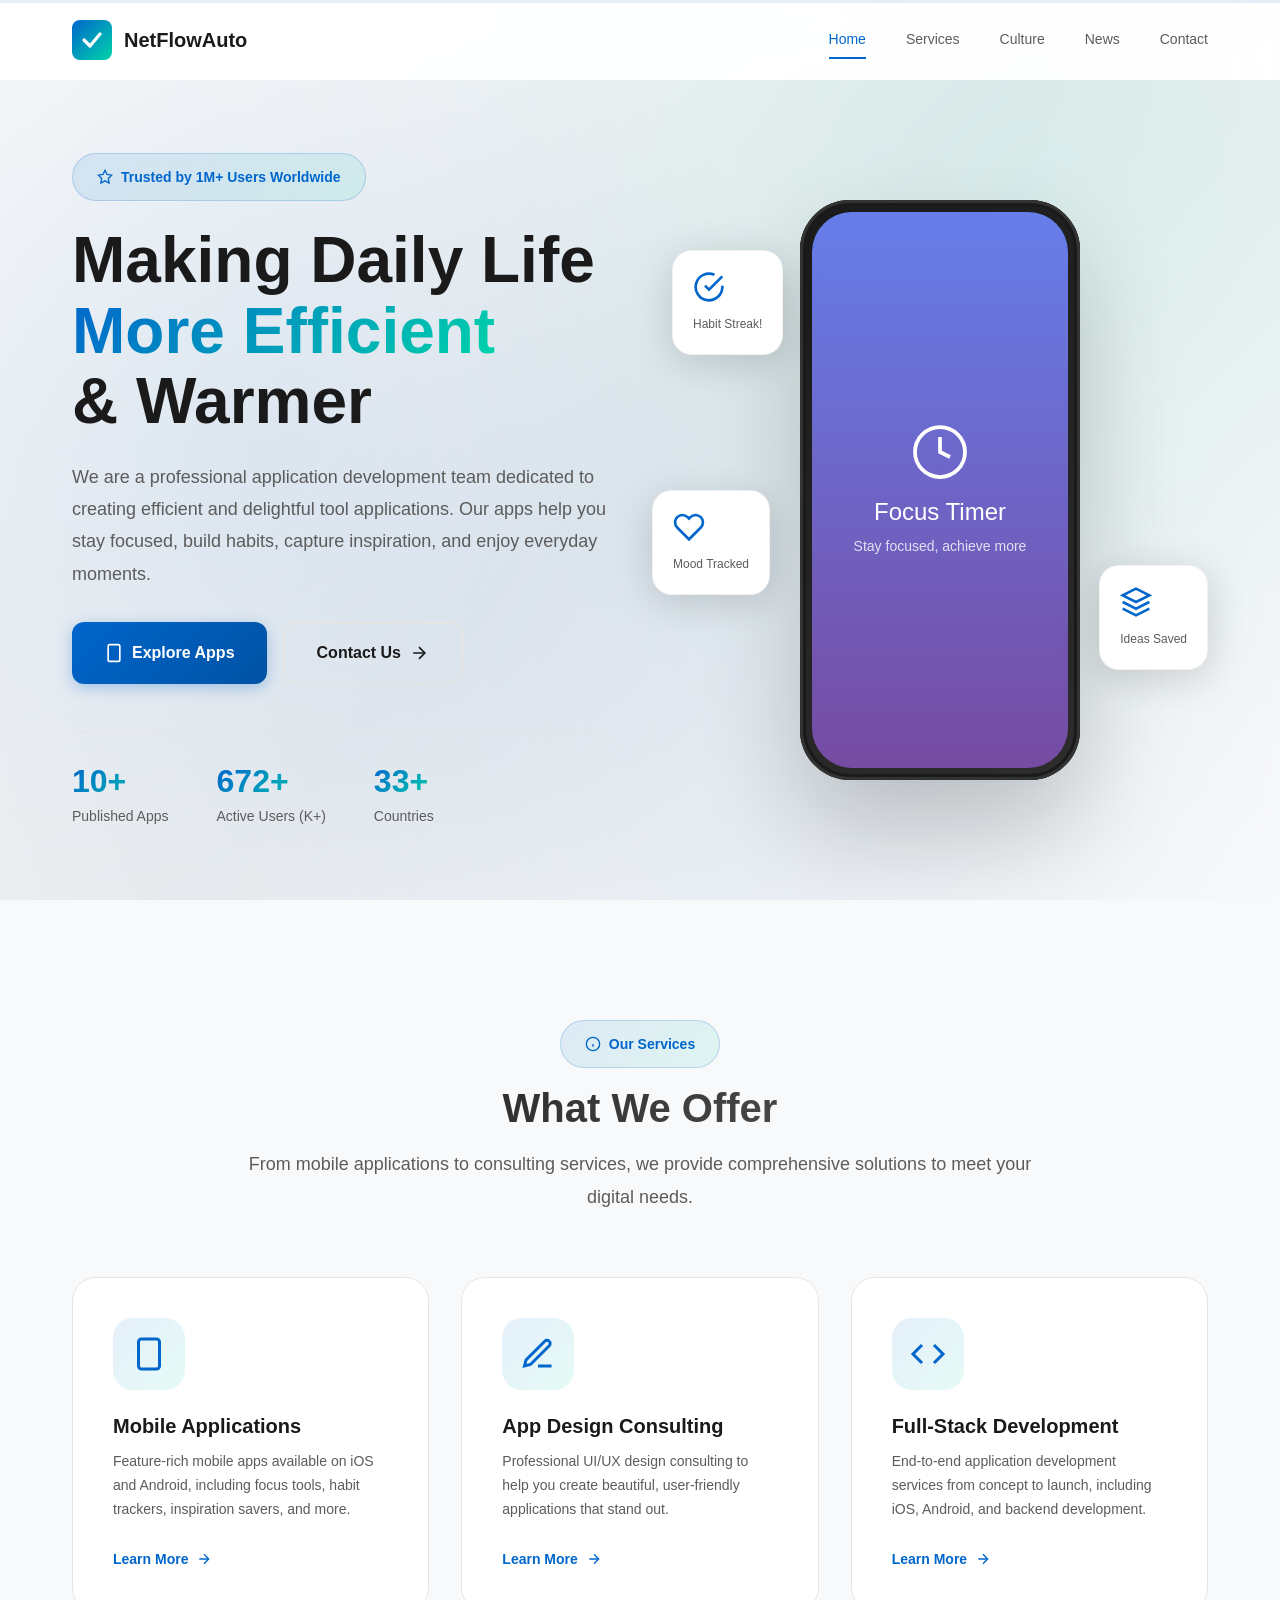
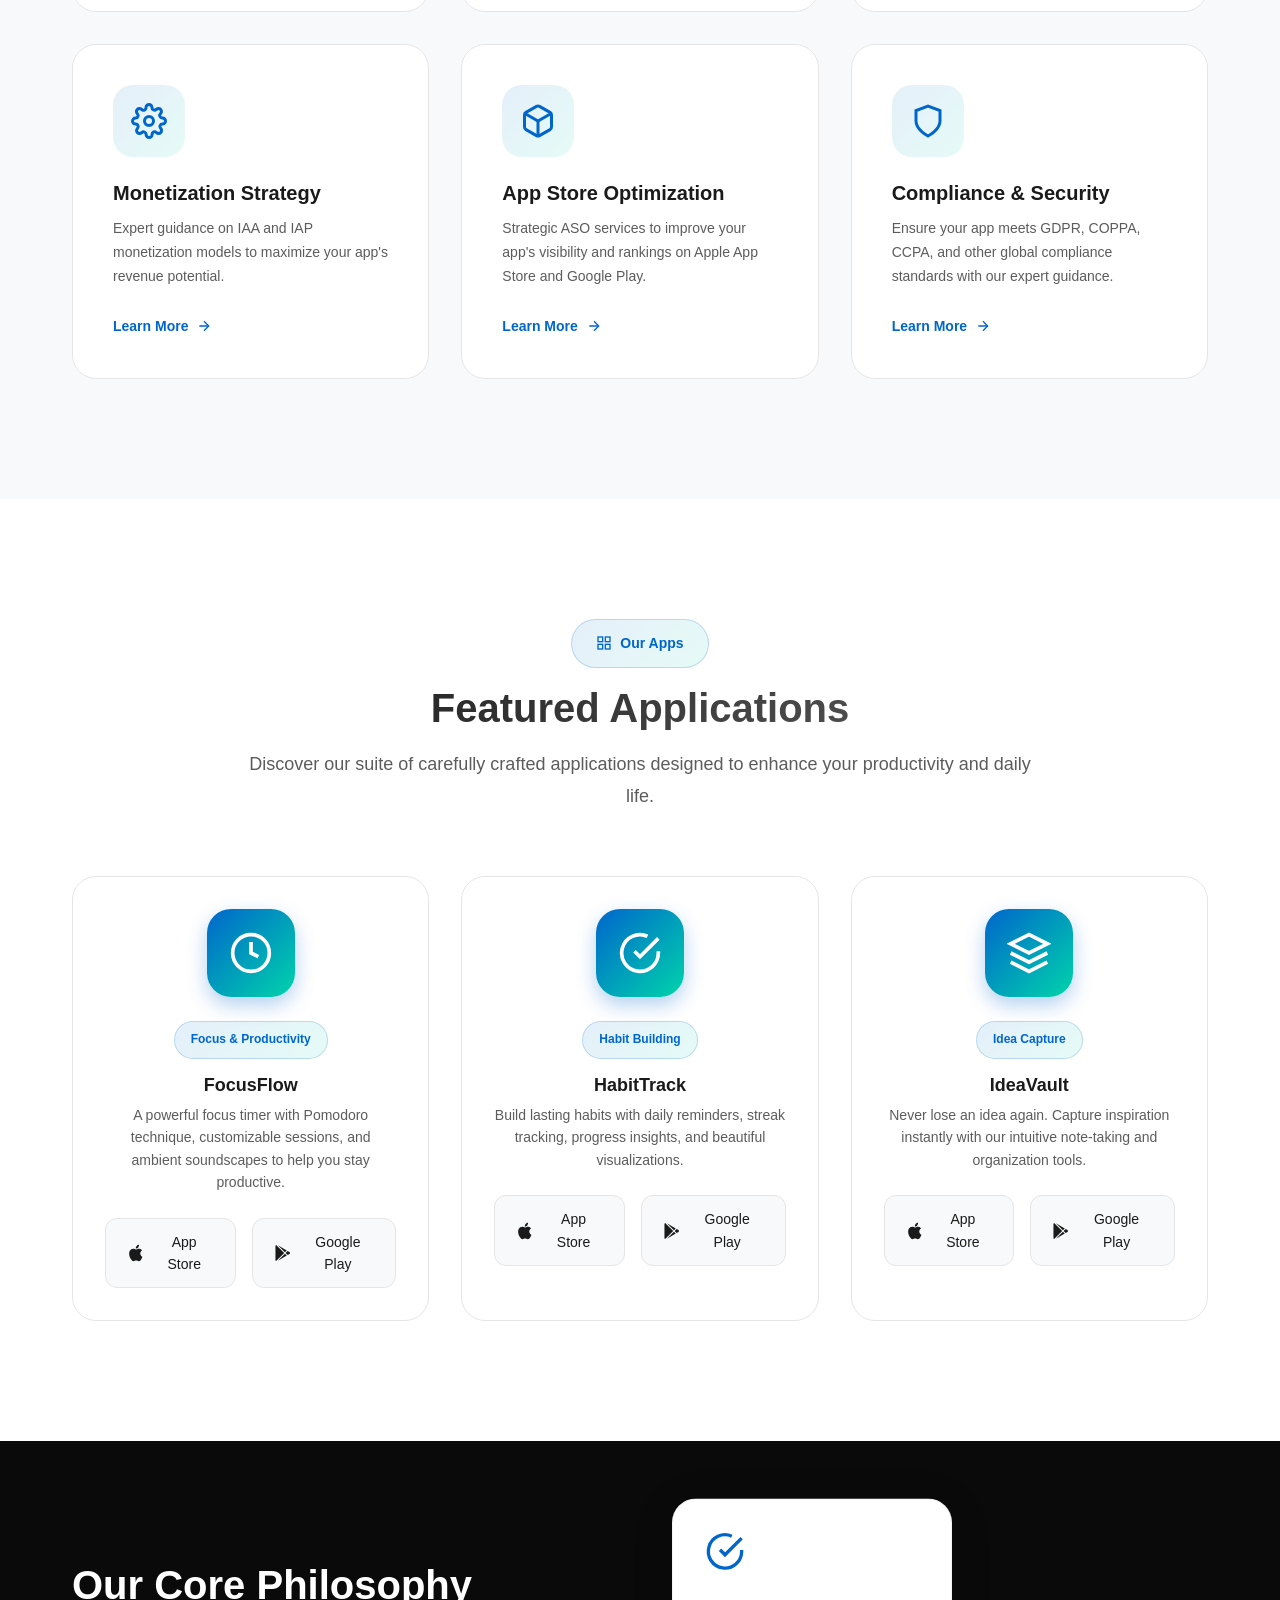
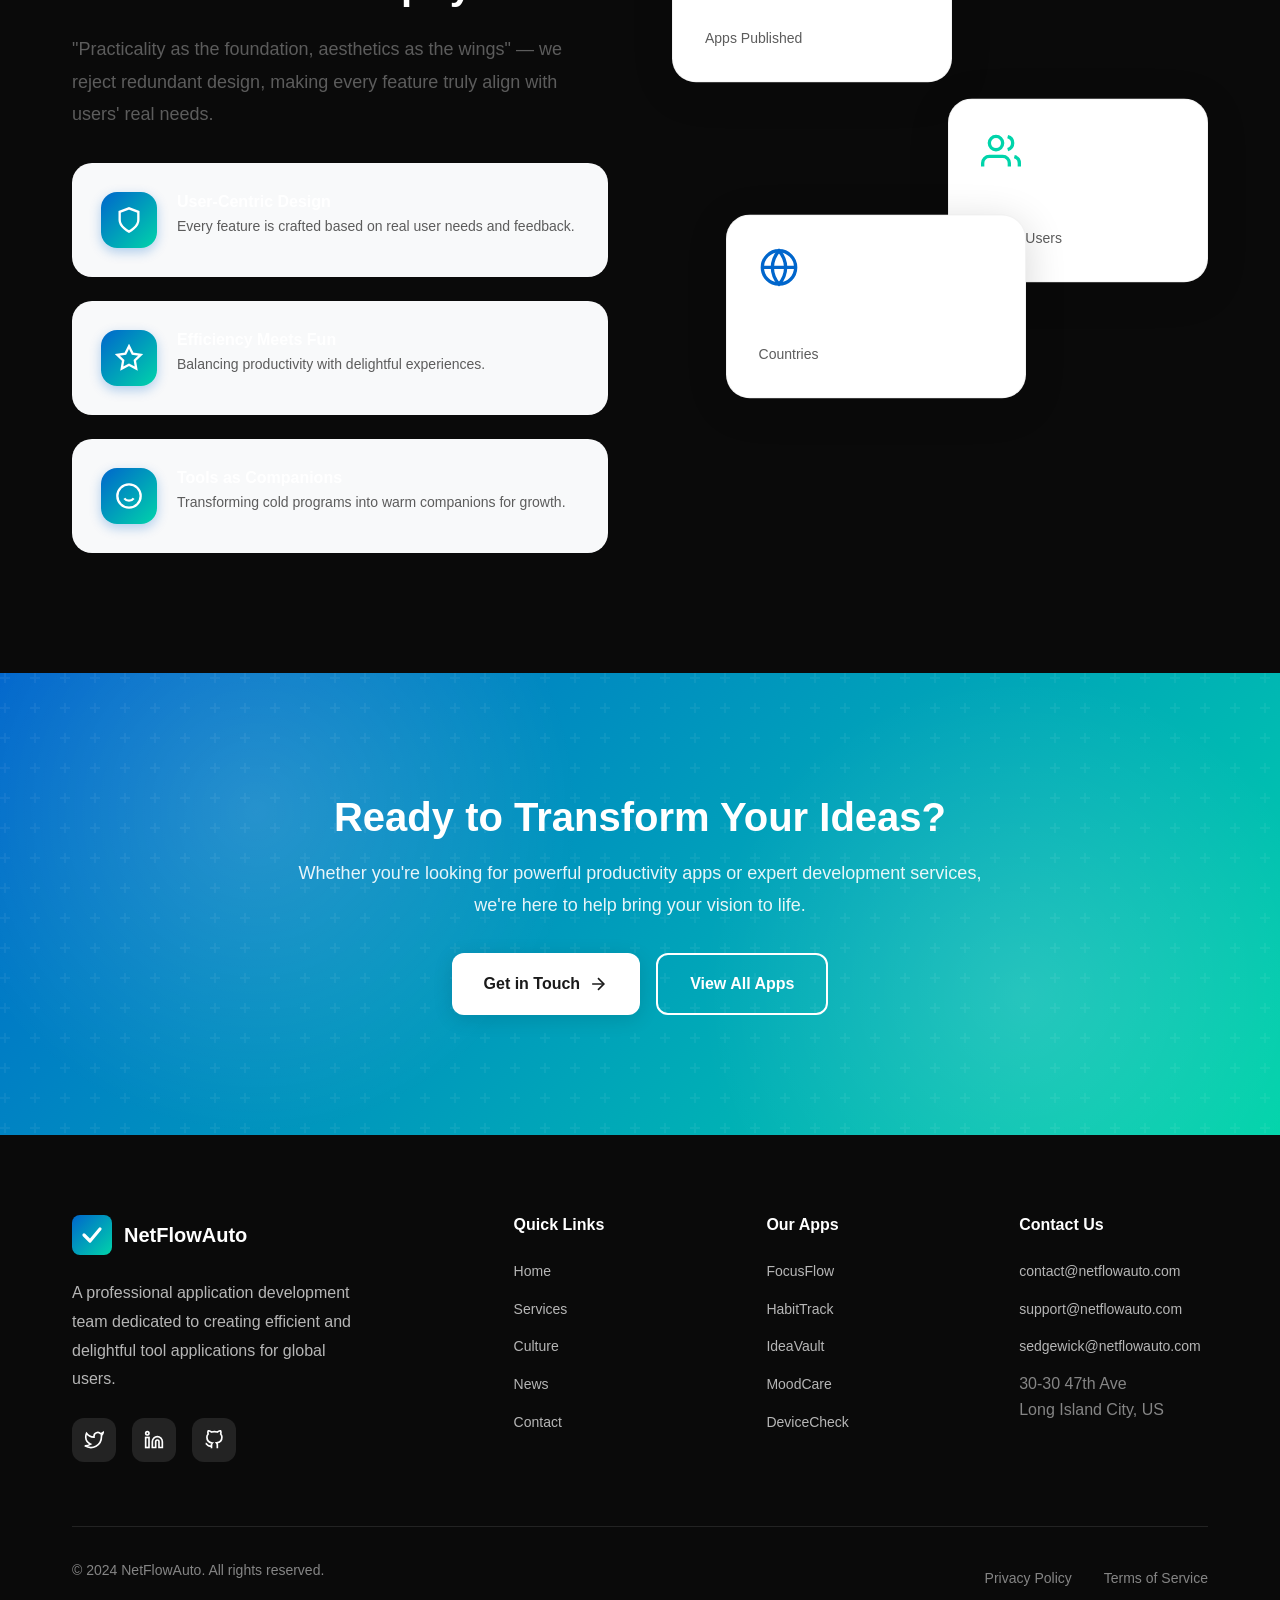
<file: index.html>
<!DOCTYPE html>
<html lang="en">
<head>
    <meta charset="UTF-8">
    <meta name="viewport" content="width=device-width, initial-scale=1.0">
    <meta name="description" content="NetFlowAuto - A professional application development team dedicated to creating efficient and delightful tool applications. We develop focus tools, habit trackers, inspiration savers, and more for global users.">
    <meta name="keywords" content="mobile apps, tool applications, productivity apps, focus apps, habit tracker, app development, iOS apps, Android apps">
    <meta name="author" content="NetFlowAuto">
    <meta name="robots" content="index, follow">
    
    <!-- Open Graph -->
    <meta property="og:title" content="NetFlowAuto - Making Daily Life More Efficient and Warmer">
    <meta property="og:description" content="A professional application development team dedicated to creating efficient and delightful tool applications for global users.">
    <meta property="og:type" content="website">
    <meta property="og:url" content="https://netflowauto.com">
    <meta property="og:image" content="https://netflowauto.com/images/og-image.png">
    
    <!-- Twitter Card -->
    <meta name="twitter:card" content="summary_large_image">
    <meta name="twitter:title" content="NetFlowAuto - Making Daily Life More Efficient and Warmer">
    <meta name="twitter:description" content="A professional application development team dedicated to creating efficient and delightful tool applications for global users.">
    
    <!-- Canonical URL -->
    <link rel="canonical" href="https://netflowauto.com">
    
    <title>NetFlowAuto - Making Daily Life More Efficient and Warmer</title>
    
    <!-- Favicon -->
    <link rel="icon" type="image/svg+xml" href="data:image/svg+xml,%3Csvg xmlns='http://www.w3.org/2000/svg' viewBox='0 0 100 100'%3E%3Cdefs%3E%3ClinearGradient id='g' x1='0%25' y1='0%25' x2='100%25' y2='100%25'%3E%3Cstop offset='0%25' style='stop-color:%230066cc'/%3E%3Cstop offset='100%25' style='stop-color:%2300d4aa'/%3E%3C/linearGradient%3E%3C/defs%3E%3Crect width='100' height='100' rx='20' fill='url(%23g)'/%3E%3Cpath d='M30 50 L45 65 L70 35' stroke='white' stroke-width='8' fill='none' stroke-linecap='round' stroke-linejoin='round'/%3E%3C/svg%3E">
    
    <!-- Stylesheets -->
    <link rel="stylesheet" href="css/style.css">
    
    <!-- Preconnect to external resources -->
    <link rel="preconnect" href="https://fonts.googleapis.com">
    <link rel="preconnect" href="https://fonts.gstatic.com" crossorigin>
</head>
<body>
    <!-- Header -->
    <header class="header">
        <div class="header-container">
            <a href="index.html" class="logo">
                <svg viewBox="0 0 100 100" fill="none">
                    <defs>
                        <linearGradient id="logoGradient" x1="0%" y1="0%" x2="100%" y2="100%">
                            <stop offset="0%" style="stop-color:#0066cc"/>
                            <stop offset="100%" style="stop-color:#00d4aa"/>
                        </linearGradient>
                    </defs>
                    <rect width="100" height="100" rx="20" fill="url(#logoGradient)"/>
                    <path d="M30 50 L45 65 L70 35" stroke="white" stroke-width="8" fill="none" stroke-linecap="round" stroke-linejoin="round"/>
                </svg>
                NetFlowAuto
            </a>
            
            <nav class="nav">
                <a href="index.html" class="nav-link active">Home</a>
                <a href="services.html" class="nav-link">Services</a>
                <a href="culture.html" class="nav-link">Culture</a>
                <a href="news.html" class="nav-link">News</a>
                <a href="contact.html" class="nav-link">Contact</a>
            </nav>
            
            <button class="mobile-menu-btn" aria-label="Toggle menu">
                <span></span>
                <span></span>
                <span></span>
            </button>
        </div>
    </header>

    <!-- Hero Section -->
    <section class="hero">
        <div class="hero-bg-pattern"></div>
        <div class="container">
            <div class="hero-content">
                <div class="hero-text">
                    <div class="hero-badge">
                        <svg viewBox="0 0 24 24" fill="none" stroke="currentColor" stroke-width="2" width="16" height="16">
                            <polygon points="12 2 15.09 8.26 22 9.27 17 14.14 18.18 21.02 12 17.77 5.82 21.02 7 14.14 2 9.27 8.91 8.26 12 2"/>
                        </svg>
                        Trusted by 1M+ Users Worldwide
                    </div>
                    
                    <h1 class="hero-title">
                        Making Daily Life<br>
                        <span class="highlight">More Efficient</span><br>
                        & Warmer
                    </h1>
                    
                    <p class="hero-description">
                        We are a professional application development team dedicated to creating efficient and delightful tool applications. Our apps help you stay focused, build habits, capture inspiration, and enjoy everyday moments.
                    </p>
                    
                    <div class="hero-buttons">
                        <a href="services.html" class="btn btn-primary">
                            <svg viewBox="0 0 24 24" fill="none" stroke="currentColor" stroke-width="2">
                                <rect x="5" y="2" width="14" height="20" rx="2" ry="2"/>
                                <line x1="12" y1="18" x2="12.01" y2="18"/>
                            </svg>
                            Explore Apps
                        </a>
                        <a href="contact.html" class="btn btn-secondary">
                            Contact Us
                            <svg viewBox="0 0 24 24" fill="none" stroke="currentColor" stroke-width="2">
                                <line x1="5" y1="12" x2="19" y2="12"/>
                                <polyline points="12 5 19 12 12 19"/>
                            </svg>
                        </a>
                    </div>
                    
                    <div class="hero-stats">
                        <div class="stat-item">
                            <div class="stat-number" data-target="15">0</div>
                            <div class="stat-label">Published Apps</div>
                        </div>
                        <div class="stat-item">
                            <div class="stat-number" data-target="1000">0</div>
                            <div class="stat-label">Active Users (K+)</div>
                        </div>
                        <div class="stat-item">
                            <div class="stat-number" data-target="50">0</div>
                            <div class="stat-label">Countries</div>
                        </div>
                    </div>
                </div>
                
                <div class="hero-visual">
                    <div class="hero-phone">
                        <div class="hero-phone-screen">
                            <svg viewBox="0 0 24 24" fill="none" stroke="currentColor" stroke-width="1.5">
                                <circle cx="12" cy="12" r="10"/>
                                <polyline points="12 6 12 12 16 14"/>
                            </svg>
                            <h4>Focus Timer</h4>
                            <p>Stay focused, achieve more</p>
                        </div>
                    </div>
                    
                    <div class="floating-card floating-card-1">
                        <svg viewBox="0 0 24 24" fill="none" stroke="currentColor" stroke-width="2">
                            <path d="M22 11.08V12a10 10 0 1 1-5.93-9.14"/>
                            <polyline points="22 4 12 14.01 9 11.01"/>
                        </svg>
                        <span>Habit Streak!</span>
                    </div>
                    
                    <div class="floating-card floating-card-2">
                        <svg viewBox="0 0 24 24" fill="none" stroke="currentColor" stroke-width="2">
                            <path d="M12 2L2 7l10 5 10-5-10-5z"/>
                            <path d="M2 17l10 5 10-5"/>
                            <path d="M2 12l10 5 10-5"/>
                        </svg>
                        <span>Ideas Saved</span>
                    </div>
                    
                    <div class="floating-card floating-card-3">
                        <svg viewBox="0 0 24 24" fill="none" stroke="currentColor" stroke-width="2">
                            <path d="M20.84 4.61a5.5 5.5 0 0 0-7.78 0L12 5.67l-1.06-1.06a5.5 5.5 0 0 0-7.78 7.78l1.06 1.06L12 21.23l7.78-7.78 1.06-1.06a5.5 5.5 0 0 0 0-7.78z"/>
                        </svg>
                        <span>Mood Tracked</span>
                    </div>
                </div>
            </div>
        </div>
    </section>

    <!-- Services Section -->
    <section class="section section-gray" id="services">
        <div class="container">
            <div class="section-header">
                <div class="section-badge">
                    <svg viewBox="0 0 24 24" fill="none" stroke="currentColor" stroke-width="2" width="16" height="16">
                        <circle cx="12" cy="12" r="10"/>
                        <line x1="12" y1="16" x2="12" y2="12"/>
                        <line x1="12" y1="8" x2="12.01" y2="8"/>
                    </svg>
                    Our Services
                </div>
                <h2 class="section-title">What We Offer</h2>
                <p class="section-description">
                    From mobile applications to consulting services, we provide comprehensive solutions to meet your digital needs.
                </p>
            </div>
            
            <div class="services-grid">
                <div class="service-card stagger-item">
                    <div class="service-icon">
                        <svg viewBox="0 0 24 24" fill="none" stroke="currentColor" stroke-width="2">
                            <rect x="5" y="2" width="14" height="20" rx="2" ry="2"/>
                            <line x1="12" y1="18" x2="12.01" y2="18"/>
                        </svg>
                    </div>
                    <h3 class="service-title">Mobile Applications</h3>
                    <p class="service-description">
                        Feature-rich mobile apps available on iOS and Android, including focus tools, habit trackers, inspiration savers, and more.
                    </p>
                    <a href="services.html" class="service-link">
                        Learn More
                        <svg viewBox="0 0 24 24" fill="none" stroke="currentColor" stroke-width="2">
                            <line x1="5" y1="12" x2="19" y2="12"/>
                            <polyline points="12 5 19 12 12 19"/>
                        </svg>
                    </a>
                </div>
                
                <div class="service-card stagger-item">
                    <div class="service-icon">
                        <svg viewBox="0 0 24 24" fill="none" stroke="currentColor" stroke-width="2">
                            <path d="M12 20h9"/>
                            <path d="M16.5 3.5a2.121 2.121 0 0 1 3 3L7 19l-4 1 1-4L16.5 3.5z"/>
                        </svg>
                    </div>
                    <h3 class="service-title">App Design Consulting</h3>
                    <p class="service-description">
                        Professional UI/UX design consulting to help you create beautiful, user-friendly applications that stand out.
                    </p>
                    <a href="services.html" class="service-link">
                        Learn More
                        <svg viewBox="0 0 24 24" fill="none" stroke="currentColor" stroke-width="2">
                            <line x1="5" y1="12" x2="19" y2="12"/>
                            <polyline points="12 5 19 12 12 19"/>
                        </svg>
                    </a>
                </div>
                
                <div class="service-card stagger-item">
                    <div class="service-icon">
                        <svg viewBox="0 0 24 24" fill="none" stroke="currentColor" stroke-width="2">
                            <polyline points="16 18 22 12 16 6"/>
                            <polyline points="8 6 2 12 8 18"/>
                        </svg>
                    </div>
                    <h3 class="service-title">Full-Stack Development</h3>
                    <p class="service-description">
                        End-to-end application development services from concept to launch, including iOS, Android, and backend development.
                    </p>
                    <a href="services.html" class="service-link">
                        Learn More
                        <svg viewBox="0 0 24 24" fill="none" stroke="currentColor" stroke-width="2">
                            <line x1="5" y1="12" x2="19" y2="12"/>
                            <polyline points="12 5 19 12 12 19"/>
                        </svg>
                    </a>
                </div>
                
                <div class="service-card stagger-item">
                    <div class="service-icon">
                        <svg viewBox="0 0 24 24" fill="none" stroke="currentColor" stroke-width="2">
                            <circle cx="12" cy="12" r="3"/>
                            <path d="M19.4 15a1.65 1.65 0 0 0 .33 1.82l.06.06a2 2 0 0 1 0 2.83 2 2 0 0 1-2.83 0l-.06-.06a1.65 1.65 0 0 0-1.82-.33 1.65 1.65 0 0 0-1 1.51V21a2 2 0 0 1-2 2 2 2 0 0 1-2-2v-.09A1.65 1.65 0 0 0 9 19.4a1.65 1.65 0 0 0-1.82.33l-.06.06a2 2 0 0 1-2.83 0 2 2 0 0 1 0-2.83l.06-.06a1.65 1.65 0 0 0 .33-1.82 1.65 1.65 0 0 0-1.51-1H3a2 2 0 0 1-2-2 2 2 0 0 1 2-2h.09A1.65 1.65 0 0 0 4.6 9a1.65 1.65 0 0 0-.33-1.82l-.06-.06a2 2 0 0 1 0-2.83 2 2 0 0 1 2.83 0l.06.06a1.65 1.65 0 0 0 1.82.33H9a1.65 1.65 0 0 0 1-1.51V3a2 2 0 0 1 2-2 2 2 0 0 1 2 2v.09a1.65 1.65 0 0 0 1 1.51 1.65 1.65 0 0 0 1.82-.33l.06-.06a2 2 0 0 1 2.83 0 2 2 0 0 1 0 2.83l-.06.06a1.65 1.65 0 0 0-.33 1.82V9a1.65 1.65 0 0 0 1.51 1H21a2 2 0 0 1 2 2 2 2 0 0 1-2 2h-.09a1.65 1.65 0 0 0-1.51 1z"/>
                        </svg>
                    </div>
                    <h3 class="service-title">Monetization Strategy</h3>
                    <p class="service-description">
                        Expert guidance on IAA and IAP monetization models to maximize your app's revenue potential.
                    </p>
                    <a href="services.html" class="service-link">
                        Learn More
                        <svg viewBox="0 0 24 24" fill="none" stroke="currentColor" stroke-width="2">
                            <line x1="5" y1="12" x2="19" y2="12"/>
                            <polyline points="12 5 19 12 12 19"/>
                        </svg>
                    </a>
                </div>
                
                <div class="service-card stagger-item">
                    <div class="service-icon">
                        <svg viewBox="0 0 24 24" fill="none" stroke="currentColor" stroke-width="2">
                            <path d="M21 16V8a2 2 0 0 0-1-1.73l-7-4a2 2 0 0 0-2 0l-7 4A2 2 0 0 0 3 8v8a2 2 0 0 0 1 1.73l7 4a2 2 0 0 0 2 0l7-4A2 2 0 0 0 21 16z"/>
                            <polyline points="3.27 6.96 12 12.01 20.73 6.96"/>
                            <line x1="12" y1="22.08" x2="12" y2="12"/>
                        </svg>
                    </div>
                    <h3 class="service-title">App Store Optimization</h3>
                    <p class="service-description">
                        Strategic ASO services to improve your app's visibility and rankings on Apple App Store and Google Play.
                    </p>
                    <a href="services.html" class="service-link">
                        Learn More
                        <svg viewBox="0 0 24 24" fill="none" stroke="currentColor" stroke-width="2">
                            <line x1="5" y1="12" x2="19" y2="12"/>
                            <polyline points="12 5 19 12 12 19"/>
                        </svg>
                    </a>
                </div>
                
                <div class="service-card stagger-item">
                    <div class="service-icon">
                        <svg viewBox="0 0 24 24" fill="none" stroke="currentColor" stroke-width="2">
                            <path d="M12 22s8-4 8-10V5l-8-3-8 3v7c0 6 8 10 8 10z"/>
                        </svg>
                    </div>
                    <h3 class="service-title">Compliance & Security</h3>
                    <p class="service-description">
                        Ensure your app meets GDPR, COPPA, CCPA, and other global compliance standards with our expert guidance.
                    </p>
                    <a href="services.html" class="service-link">
                        Learn More
                        <svg viewBox="0 0 24 24" fill="none" stroke="currentColor" stroke-width="2">
                            <line x1="5" y1="12" x2="19" y2="12"/>
                            <polyline points="12 5 19 12 12 19"/>
                        </svg>
                    </a>
                </div>
            </div>
        </div>
    </section>

    <!-- Apps Showcase Section -->
    <section class="section" id="apps">
        <div class="container">
            <div class="section-header">
                <div class="section-badge">
                    <svg viewBox="0 0 24 24" fill="none" stroke="currentColor" stroke-width="2" width="16" height="16">
                        <rect x="3" y="3" width="7" height="7"/>
                        <rect x="14" y="3" width="7" height="7"/>
                        <rect x="14" y="14" width="7" height="7"/>
                        <rect x="3" y="14" width="7" height="7"/>
                    </svg>
                    Our Apps
                </div>
                <h2 class="section-title">Featured Applications</h2>
                <p class="section-description">
                    Discover our suite of carefully crafted applications designed to enhance your productivity and daily life.
                </p>
            </div>
            
            <div class="apps-grid">
                <div class="app-card stagger-item">
                    <div class="app-icon">
                        <svg viewBox="0 0 24 24" fill="none" stroke="currentColor" stroke-width="2">
                            <circle cx="12" cy="12" r="10"/>
                            <polyline points="12 6 12 12 16 14"/>
                        </svg>
                    </div>
                    <span class="app-category">Focus & Productivity</span>
                    <h3 class="app-title">FocusFlow</h3>
                    <p class="app-description">
                        A powerful focus timer with Pomodoro technique, customizable sessions, and ambient soundscapes to help you stay productive.
                    </p>
                    <div class="app-stores">
                        <a href="#" class="app-store-btn">
                            <svg viewBox="0 0 24 24" fill="currentColor" width="20" height="20">
                                <path d="M18.71 19.5c-.83 1.24-1.71 2.45-3.05 2.47-1.34.03-1.77-.79-3.29-.79-1.53 0-2 .77-3.27.82-1.31.05-2.3-1.32-3.14-2.53C4.25 17 2.94 12.45 4.7 9.39c.87-1.52 2.43-2.48 4.12-2.51 1.28-.02 2.5.87 3.29.87.78 0 2.26-1.07 3.81-.91.65.03 2.47.26 3.64 1.98-.09.06-2.17 1.28-2.15 3.81.03 3.02 2.65 4.03 2.68 4.04-.03.07-.42 1.44-1.38 2.83M13 3.5c.73-.83 1.94-1.46 2.94-1.5.13 1.17-.34 2.35-1.04 3.19-.69.85-1.83 1.51-2.95 1.42-.15-1.15.41-2.35 1.05-3.11z"/>
                            </svg>
                            App Store
                        </a>
                        <a href="#" class="app-store-btn">
                            <svg viewBox="0 0 24 24" fill="currentColor" width="20" height="20">
                                <path d="M3,20.5V3.5C3,2.91 3.34,2.39 3.84,2.15L13.69,12L3.84,21.85C3.34,21.6 3,21.09 3,20.5M16.81,15.12L6.05,21.34L14.54,12.85L16.81,15.12M20.16,10.81C20.5,11.08 20.75,11.5 20.75,12C20.75,12.5 20.53,12.9 20.18,13.18L17.89,14.5L15.39,12L17.89,9.5L20.16,10.81M6.05,2.66L16.81,8.88L14.54,11.15L6.05,2.66Z"/>
                            </svg>
                            Google Play
                        </a>
                    </div>
                </div>
                
                <div class="app-card stagger-item">
                    <div class="app-icon">
                        <svg viewBox="0 0 24 24" fill="none" stroke="currentColor" stroke-width="2">
                            <path d="M22 11.08V12a10 10 0 1 1-5.93-9.14"/>
                            <polyline points="22 4 12 14.01 9 11.01"/>
                        </svg>
                    </div>
                    <span class="app-category">Habit Building</span>
                    <h3 class="app-title">HabitTrack</h3>
                    <p class="app-description">
                        Build lasting habits with daily reminders, streak tracking, progress insights, and beautiful visualizations.
                    </p>
                    <div class="app-stores">
                        <a href="#" class="app-store-btn">
                            <svg viewBox="0 0 24 24" fill="currentColor" width="20" height="20">
                                <path d="M18.71 19.5c-.83 1.24-1.71 2.45-3.05 2.47-1.34.03-1.77-.79-3.29-.79-1.53 0-2 .77-3.27.82-1.31.05-2.3-1.32-3.14-2.53C4.25 17 2.94 12.45 4.7 9.39c.87-1.52 2.43-2.48 4.12-2.51 1.28-.02 2.5.87 3.29.87.78 0 2.26-1.07 3.81-.91.65.03 2.47.26 3.64 1.98-.09.06-2.17 1.28-2.15 3.81.03 3.02 2.65 4.03 2.68 4.04-.03.07-.42 1.44-1.38 2.83M13 3.5c.73-.83 1.94-1.46 2.94-1.5.13 1.17-.34 2.35-1.04 3.19-.69.85-1.83 1.51-2.95 1.42-.15-1.15.41-2.35 1.05-3.11z"/>
                            </svg>
                            App Store
                        </a>
                        <a href="#" class="app-store-btn">
                            <svg viewBox="0 0 24 24" fill="currentColor" width="20" height="20">
                                <path d="M3,20.5V3.5C3,2.91 3.34,2.39 3.84,2.15L13.69,12L3.84,21.85C3.34,21.6 3,21.09 3,20.5M16.81,15.12L6.05,21.34L14.54,12.85L16.81,15.12M20.16,10.81C20.5,11.08 20.75,11.5 20.75,12C20.75,12.5 20.53,12.9 20.18,13.18L17.89,14.5L15.39,12L17.89,9.5L20.16,10.81M6.05,2.66L16.81,8.88L14.54,11.15L6.05,2.66Z"/>
                            </svg>
                            Google Play
                        </a>
                    </div>
                </div>
                
                <div class="app-card stagger-item">
                    <div class="app-icon">
                        <svg viewBox="0 0 24 24" fill="none" stroke="currentColor" stroke-width="2">
                            <path d="M12 2L2 7l10 5 10-5-10-5z"/>
                            <path d="M2 17l10 5 10-5"/>
                            <path d="M2 12l10 5 10-5"/>
                        </svg>
                    </div>
                    <span class="app-category">Idea Capture</span>
                    <h3 class="app-title">IdeaVault</h3>
                    <p class="app-description">
                        Never lose an idea again. Capture inspiration instantly with our intuitive note-taking and organization tools.
                    </p>
                    <div class="app-stores">
                        <a href="#" class="app-store-btn">
                            <svg viewBox="0 0 24 24" fill="currentColor" width="20" height="20">
                                <path d="M18.71 19.5c-.83 1.24-1.71 2.45-3.05 2.47-1.34.03-1.77-.79-3.29-.79-1.53 0-2 .77-3.27.82-1.31.05-2.3-1.32-3.14-2.53C4.25 17 2.94 12.45 4.7 9.39c.87-1.52 2.43-2.48 4.12-2.51 1.28-.02 2.5.87 3.29.87.78 0 2.26-1.07 3.81-.91.65.03 2.47.26 3.64 1.98-.09.06-2.17 1.28-2.15 3.81.03 3.02 2.65 4.03 2.68 4.04-.03.07-.42 1.44-1.38 2.83M13 3.5c.73-.83 1.94-1.46 2.94-1.5.13 1.17-.34 2.35-1.04 3.19-.69.85-1.83 1.51-2.95 1.42-.15-1.15.41-2.35 1.05-3.11z"/>
                            </svg>
                            App Store
                        </a>
                        <a href="#" class="app-store-btn">
                            <svg viewBox="0 0 24 24" fill="currentColor" width="20" height="20">
                                <path d="M3,20.5V3.5C3,2.91 3.34,2.39 3.84,2.15L13.69,12L3.84,21.85C3.34,21.6 3,21.09 3,20.5M16.81,15.12L6.05,21.34L14.54,12.85L16.81,15.12M20.16,10.81C20.5,11.08 20.75,11.5 20.75,12C20.75,12.5 20.53,12.9 20.18,13.18L17.89,14.5L15.39,12L17.89,9.5L20.16,10.81M6.05,2.66L16.81,8.88L14.54,11.15L6.05,2.66Z"/>
                            </svg>
                            Google Play
                        </a>
                    </div>
                </div>
            </div>
        </div>
    </section>

    <!-- Philosophy Section -->
    <section class="section section-dark" id="philosophy">
        <div class="container">
            <div class="philosophy-grid">
                <div class="philosophy-content animate-on-scroll">
                    <h2>Our Core Philosophy</h2>
                    <p>
                        "Practicality as the foundation, aesthetics as the wings" — we reject redundant design, making every feature truly align with users' real needs.
                    </p>
                    
                    <div class="philosophy-values">
                        <div class="value-item">
                            <div class="value-icon">
                                <svg viewBox="0 0 24 24" fill="none" stroke="currentColor" stroke-width="2">
                                    <path d="M12 22s8-4 8-10V5l-8-3-8 3v7c0 6 8 10 8 10z"/>
                                </svg>
                            </div>
                            <div class="value-content">
                                <h4>User-Centric Design</h4>
                                <p>Every feature is crafted based on real user needs and feedback.</p>
                            </div>
                        </div>
                        
                        <div class="value-item">
                            <div class="value-icon">
                                <svg viewBox="0 0 24 24" fill="none" stroke="currentColor" stroke-width="2">
                                    <polygon points="12 2 15.09 8.26 22 9.27 17 14.14 18.18 21.02 12 17.77 5.82 21.02 7 14.14 2 9.27 8.91 8.26 12 2"/>
                                </svg>
                            </div>
                            <div class="value-content">
                                <h4>Efficiency Meets Fun</h4>
                                <p>Balancing productivity with delightful experiences.</p>
                            </div>
                        </div>
                        
                        <div class="value-item">
                            <div class="value-icon">
                                <svg viewBox="0 0 24 24" fill="none" stroke="currentColor" stroke-width="2">
                                    <circle cx="12" cy="12" r="10"/>
                                    <path d="M8 14s1.5 2 4 2 4-2 4-2"/>
                                    <line x1="9" y1="9" x2="9.01" y2="9"/>
                                    <line x1="15" y1="9" x2="15.01" y2="9"/>
                                </svg>
                            </div>
                            <div class="value-content">
                                <h4>Tools as Companions</h4>
                                <p>Transforming cold programs into warm companions for growth.</p>
                            </div>
                        </div>
                    </div>
                </div>
                
                <div class="philosophy-visual animate-on-scroll">
                    <div class="philosophy-card philosophy-card-1">
                        <svg viewBox="0 0 24 24" fill="none" stroke="#0066cc" stroke-width="2" width="40" height="40">
                            <path d="M22 11.08V12a10 10 0 1 1-5.93-9.14"/>
                            <polyline points="22 4 12 14.01 9 11.01"/>
                        </svg>
                        <h4 style="font-size: 1.25rem; margin: 1rem 0 0.5rem;">15+</h4>
                        <p style="margin: 0; font-size: 0.875rem; color: #5c5c5c;">Apps Published</p>
                    </div>
                    
                    <div class="philosophy-card philosophy-card-2">
                        <svg viewBox="0 0 24 24" fill="none" stroke="#00d4aa" stroke-width="2" width="40" height="40">
                            <path d="M17 21v-2a4 4 0 0 0-4-4H5a4 4 0 0 0-4 4v2"/>
                            <circle cx="9" cy="7" r="4"/>
                            <path d="M23 21v-2a4 4 0 0 0-3-3.87"/>
                            <path d="M16 3.13a4 4 0 0 1 0 7.75"/>
                        </svg>
                        <h4 style="font-size: 1.25rem; margin: 1rem 0 0.5rem;">1M+</h4>
                        <p style="margin: 0; font-size: 0.875rem; color: #5c5c5c;">Happy Users</p>
                    </div>
                    
                    <div class="philosophy-card philosophy-card-3">
                        <svg viewBox="0 0 24 24" fill="none" stroke="#0066cc" stroke-width="2" width="40" height="40">
                            <circle cx="12" cy="12" r="10"/>
                            <line x1="2" y1="12" x2="22" y2="12"/>
                            <path d="M12 2a15.3 15.3 0 0 1 4 10 15.3 15.3 0 0 1-4 10 15.3 15.3 0 0 1-4-10 15.3 15.3 0 0 1 4-10z"/>
                        </svg>
                        <h4 style="font-size: 1.25rem; margin: 1rem 0 0.5rem;">50+</h4>
                        <p style="margin: 0; font-size: 0.875rem; color: #5c5c5c;">Countries</p>
                    </div>
                </div>
            </div>
        </div>
    </section>

    <!-- CTA Section -->
    <section class="cta">
        <div class="cta-pattern"></div>
        <div class="container">
            <div class="cta-content">
                <h2 class="cta-title">Ready to Transform Your Ideas?</h2>
                <p class="cta-description">
                    Whether you're looking for powerful productivity apps or expert development services, we're here to help bring your vision to life.
                </p>
                <div class="cta-buttons">
                    <a href="contact.html" class="btn btn-white">
                        Get in Touch
                        <svg viewBox="0 0 24 24" fill="none" stroke="currentColor" stroke-width="2">
                            <line x1="5" y1="12" x2="19" y2="12"/>
                            <polyline points="12 5 19 12 12 19"/>
                        </svg>
                    </a>
                    <a href="services.html" class="btn btn-secondary" style="border-color: white; color: white;">
                        View All Apps
                    </a>
                </div>
            </div>
        </div>
    </section>

    <!-- Footer -->
    <footer class="footer">
        <div class="container">
            <div class="footer-grid">
                <div class="footer-brand">
                    <div class="footer-logo">
                        <svg viewBox="0 0 100 100" fill="none">
                            <defs>
                                <linearGradient id="footerLogoGradient" x1="0%" y1="0%" x2="100%" y2="100%">
                                    <stop offset="0%" style="stop-color:#0066cc"/>
                                    <stop offset="100%" style="stop-color:#00d4aa"/>
                                </linearGradient>
                            </defs>
                            <rect width="100" height="100" rx="20" fill="url(#footerLogoGradient)"/>
                            <path d="M30 50 L45 65 L70 35" stroke="white" stroke-width="8" fill="none" stroke-linecap="round" stroke-linejoin="round"/>
                        </svg>
                        NetFlowAuto
                    </div>
                    <p>A professional application development team dedicated to creating efficient and delightful tool applications for global users.</p>
                    <div class="footer-social">
                        <a href="#" class="social-link" aria-label="Twitter">
                            <svg viewBox="0 0 24 24" fill="none" stroke="currentColor" stroke-width="2">
                                <path d="M23 3a10.9 10.9 0 0 1-3.14 1.53 4.48 4.48 0 0 0-7.86 3v1A10.66 10.66 0 0 1 3 4s-4 9 5 13a11.64 11.64 0 0 1-7 2c9 5 20 0 20-11.5a4.5 4.5 0 0 0-.08-.83A7.72 7.72 0 0 0 23 3z"/>
                            </svg>
                        </a>
                        <a href="#" class="social-link" aria-label="LinkedIn">
                            <svg viewBox="0 0 24 24" fill="none" stroke="currentColor" stroke-width="2">
                                <path d="M16 8a6 6 0 0 1 6 6v7h-4v-7a2 2 0 0 0-2-2 2 2 0 0 0-2 2v7h-4v-7a6 6 0 0 1 6-6z"/>
                                <rect x="2" y="9" width="4" height="12"/>
                                <circle cx="4" cy="4" r="2"/>
                            </svg>
                        </a>
                        <a href="#" class="social-link" aria-label="GitHub">
                            <svg viewBox="0 0 24 24" fill="none" stroke="currentColor" stroke-width="2">
                                <path d="M9 19c-5 1.5-5-2.5-7-3m14 6v-3.87a3.37 3.37 0 0 0-.94-2.61c3.14-.35 6.44-1.54 6.44-7A5.44 5.44 0 0 0 20 4.77 5.07 5.07 0 0 0 19.91 1S18.73.65 16 2.48a13.38 13.38 0 0 0-7 0C6.27.65 5.09 1 5.09 1A5.07 5.07 0 0 0 5 4.77a5.44 5.44 0 0 0-1.5 3.78c0 5.42 3.3 6.61 6.44 7A3.37 3.37 0 0 0 9 18.13V22"/>
                            </svg>
                        </a>
                    </div>
                </div>
                
                <div class="footer-column">
                    <h4>Quick Links</h4>
                    <ul class="footer-links">
                        <li><a href="index.html">Home</a></li>
                        <li><a href="services.html">Services</a></li>
                        <li><a href="culture.html">Culture</a></li>
                        <li><a href="news.html">News</a></li>
                        <li><a href="contact.html">Contact</a></li>
                    </ul>
                </div>
                
                <div class="footer-column">
                    <h4>Our Apps</h4>
                    <ul class="footer-links">
                        <li><a href="#">FocusFlow</a></li>
                        <li><a href="#">HabitTrack</a></li>
                        <li><a href="#">IdeaVault</a></li>
                        <li><a href="#">MoodCare</a></li>
                        <li><a href="#">DeviceCheck</a></li>
                    </ul>
                </div>
                
                <div class="footer-column">
                    <h4>Contact Us</h4>
                    <ul class="footer-links">
                        <li><a href="mailto:contact@netflowauto.com">contact@netflowauto.com</a></li>
                        <li><a href="mailto:support@netflowauto.com">support@netflowauto.com</a></li>
                        <li><a href="mailto:sedgewick@netflowauto.com">sedgewick@netflowauto.com</a></li>
                        <li style="margin-top: 0.5rem; color: rgba(255,255,255,0.5);">30-30 47th Ave<br>Long Island City, US</li>
                    </ul>
                </div>
            </div>
            
            <div class="footer-bottom">
                <p class="footer-copyright">© 2024 NetFlowAuto. All rights reserved.</p>
                <div class="footer-legal">
                    <a href="privacy-policy.html">Privacy Policy</a>
                    <a href="terms-of-service.html">Terms of Service</a>
                </div>
            </div>
        </div>
    </footer>

    <!-- Scripts -->
    <script src="js/main.js"></script>
</body>
</html>
</file>
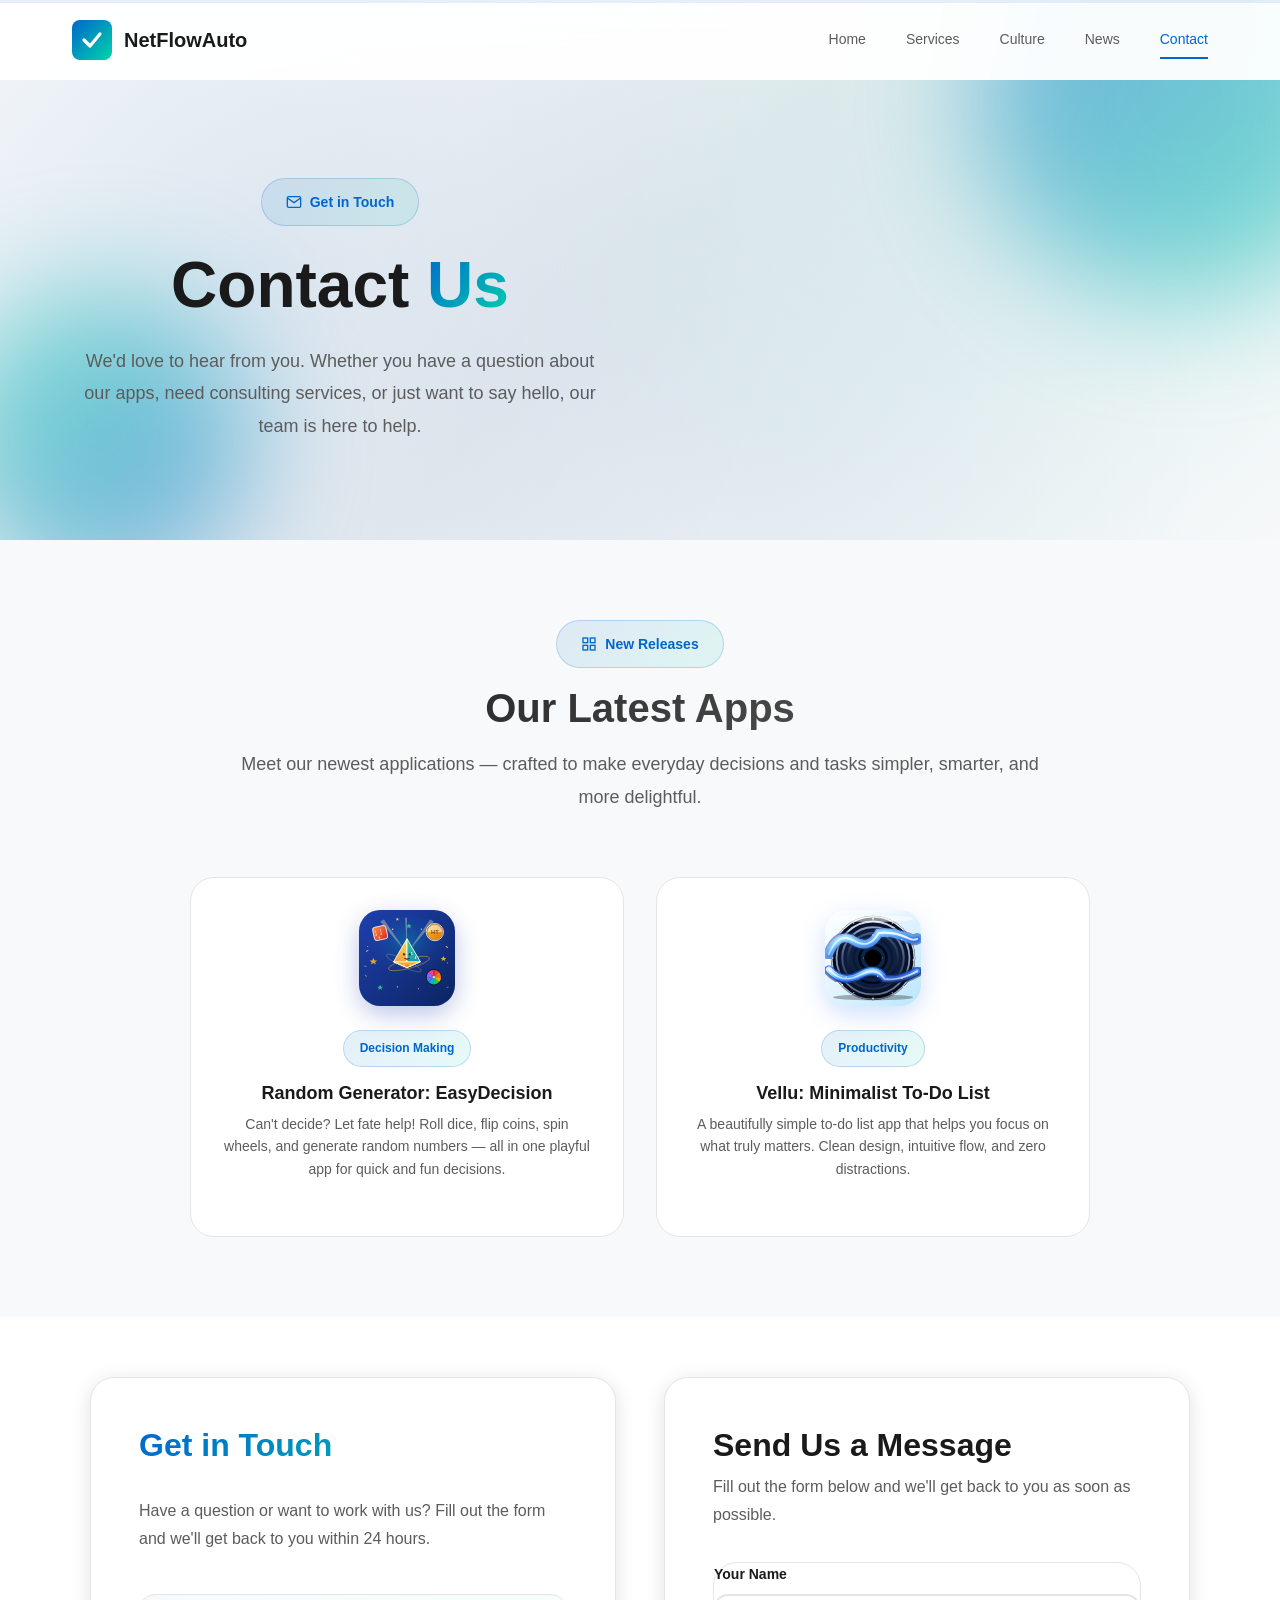
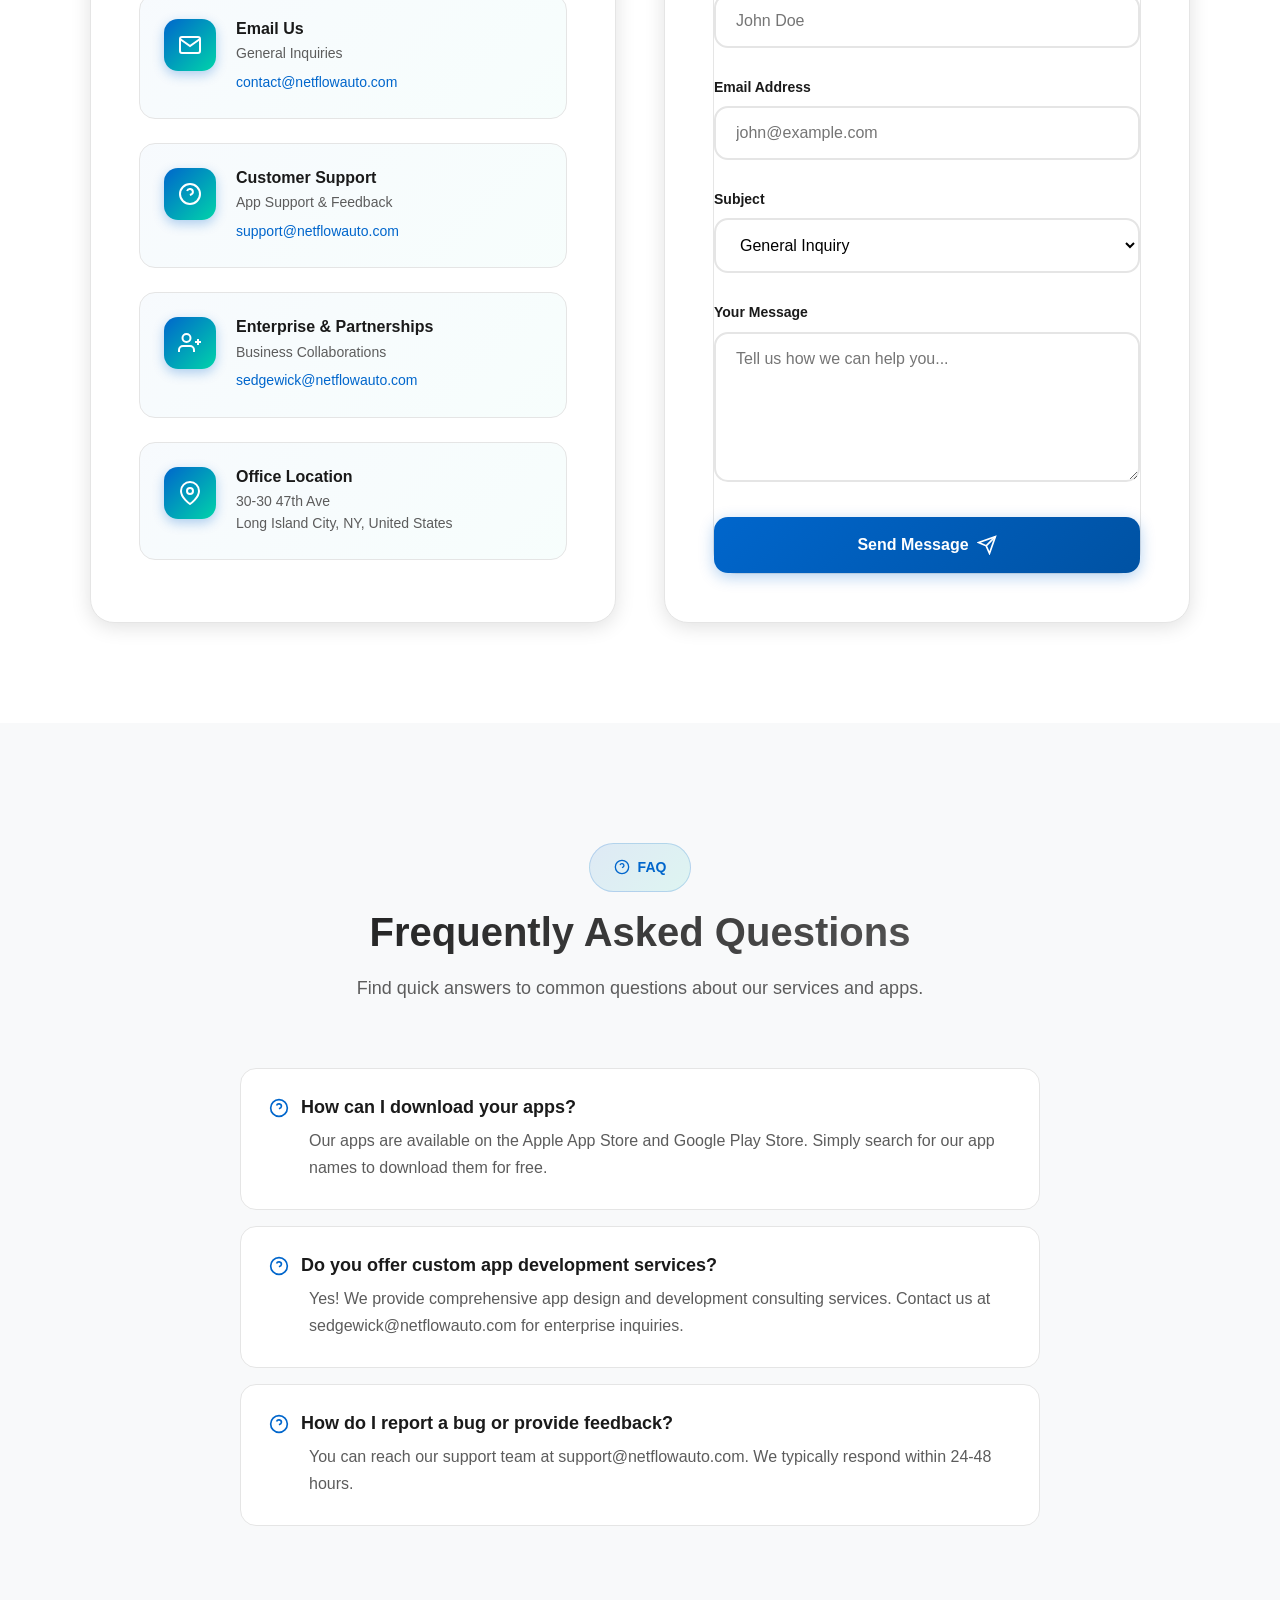
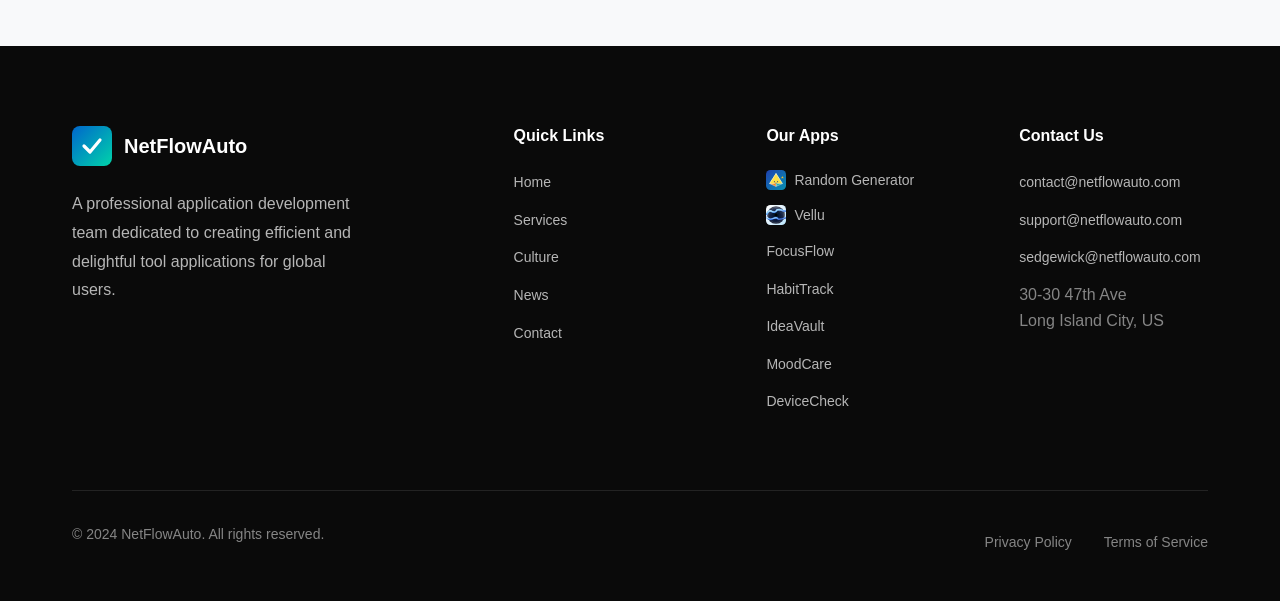
<file: contact.html>
<!DOCTYPE html>
<html lang="en">
<head>
    <meta charset="UTF-8">
    <meta name="viewport" content="width=device-width, initial-scale=1.0">
    <meta name="description" content="Contact NetFlowAuto - Get in touch with us for app development inquiries, consulting services, or general questions.">
    <meta name="robots" content="index, follow">
    <meta property="og:title" content="Contact Us - NetFlowAuto">
    <meta property="og:type" content="website">
    <link rel="canonical" href="https://netflowauto.com/contact">
    <title>Contact Us - NetFlowAuto</title>
    <link rel="icon" type="image/svg+xml" href="data:image/svg+xml,%3Csvg xmlns='http://www.w3.org/2000/svg' viewBox='0 0 100 100'%3E%3Cdefs%3E%3ClinearGradient id='g' x1='0%25' y1='0%25' x2='100%25' y2='100%25'%3E%3Cstop offset='0%25' style='stop-color:%230066cc'/%3E%3Cstop offset='100%25' style='stop-color:%2300d4aa'/%3E%3C/linearGradient%3E%3C/defs%3E%3Crect width='100' height='100' rx='20' fill='url(%23g)'/%3E%3Cpath d='M30 50 L45 65 L70 35' stroke='white' stroke-width='8' fill='none' stroke-linecap='round' stroke-linejoin='round'/%3E%3C/svg%3E">
    <link rel="stylesheet" href="css/style.css">
</head>
<body>
    <header class="header">
        <div class="header-container">
            <a href="index.html" class="logo">
                <svg viewBox="0 0 100 100" fill="none"><defs><linearGradient id="logoGradient" x1="0%" y1="0%" x2="100%" y2="100%"><stop offset="0%" style="stop-color:#0066cc"/><stop offset="100%" style="stop-color:#00d4aa"/></linearGradient></defs><rect width="100" height="100" rx="20" fill="url(#logoGradient)"/><path d="M30 50 L45 65 L70 35" stroke="white" stroke-width="8" fill="none" stroke-linecap="round" stroke-linejoin="round"/></svg>
                NetFlowAuto
            </a>
            <nav class="nav">
                <a href="index.html" class="nav-link">Home</a>
                <a href="services.html" class="nav-link">Services</a>
                <a href="culture.html" class="nav-link">Culture</a>
                <a href="news.html" class="nav-link">News</a>
                <a href="contact.html" class="nav-link active">Contact</a>
            </nav>
            <button class="mobile-menu-btn" aria-label="Toggle menu"><span></span><span></span><span></span></button>
        </div>
    </header>

    <section class="hero" style="min-height: 60vh;">
        <div class="hero-bg-pattern"></div>
        <div class="hero-bg-shapes">
            <div class="hero-shape hero-shape-1"></div>
            <div class="hero-shape hero-shape-2"></div>
        </div>
        <div class="container">
            <div class="hero-content" style="padding: 3rem 0; text-align: center;">
                <div class="hero-text" style="max-width: 800px; margin: 0 auto;">
                    <div class="hero-badge">
                        <svg viewBox="0 0 24 24" fill="none" stroke="currentColor" stroke-width="2" width="16" height="16"><path d="M4 4h16c1.1 0 2 .9 2 2v12c0 1.1-.9 2-2 2H4c-1.1 0-2-.9-2-2V6c0-1.1.9-2 2-2z"/><polyline points="22,6 12,13 2,6"/></svg>
                        Get in Touch
                    </div>
                    <h1 class="hero-title">Contact <span class="highlight">Us</span></h1>
                    <p class="hero-description" style="max-width: 600px; margin: 0 auto;">
                        We'd love to hear from you. Whether you have a question about our apps, need consulting services, or just want to say hello, our team is here to help.
                    </p>
                </div>
            </div>
        </div>
    </section>

    <!-- Featured Apps Section -->
    <section class="section section-gray" id="featured-apps" style="padding: 80px 0;">
        <div class="container">
            <div class="section-header">
                <div class="section-badge">
                    <svg viewBox="0 0 24 24" fill="none" stroke="currentColor" stroke-width="2" width="16" height="16"><rect x="3" y="3" width="7" height="7"/><rect x="14" y="3" width="7" height="7"/><rect x="14" y="14" width="7" height="7"/><rect x="3" y="14" width="7" height="7"/></svg>
                    New Releases
                </div>
                <h2 class="section-title">Our Latest Apps</h2>
                <p class="section-description">
                    Meet our newest applications — crafted to make everyday decisions and tasks simpler, smarter, and more delightful.
                </p>
            </div>

            <div class="apps-grid" style="grid-template-columns: repeat(2, 1fr); max-width: 900px; margin: 0 auto;">

                <!-- Random Generator: EasyDecision -->
                <div class="app-card stagger-item">
                    <div class="app-icon" style="background: transparent; box-shadow: 0 8px 24px rgba(30, 64, 175, 0.3); width: 96px; height: 96px; padding: 0;">
                        <svg width="96" height="96" viewBox="0 0 100 100" xmlns="http://www.w3.org/2000/svg" style="width: 96px; height: 96px;">
                            <defs>
                                <linearGradient id="rgMainBg" x1="0%" y1="0%" x2="100%" y2="100%">
                                    <stop offset="0%" style="stop-color:#1e40af"/>
                                    <stop offset="100%" style="stop-color:#0c2461"/>
                                </linearGradient>
                                <radialGradient id="rgMainGlow" cx="50%" cy="40%">
                                    <stop offset="0%" style="stop-color:#0891b2" stop-opacity="0.5"/>
                                    <stop offset="100%" style="stop-color:#1e40af" stop-opacity="0"/>
                                </radialGradient>
                                <linearGradient id="rgMainDieFront" x1="0%" y1="0%" x2="0%" y2="100%">
                                    <stop offset="0%" style="stop-color:#fbbf24"/>
                                    <stop offset="100%" style="stop-color:#f97316"/>
                                </linearGradient>
                                <linearGradient id="rgMainDieLeft" x1="0%" y1="0%" x2="0%" y2="100%">
                                    <stop offset="0%" style="stop-color:#fde047"/>
                                    <stop offset="100%" style="stop-color:#fb923c"/>
                                </linearGradient>
                                <linearGradient id="rgMainDieRight" x1="0%" y1="0%" x2="0%" y2="100%">
                                    <stop offset="0%" style="stop-color:#34d399"/>
                                    <stop offset="100%" style="stop-color:#0891b2"/>
                                </linearGradient>
                                <linearGradient id="rgMainCoin" x1="0%" y1="0%" x2="100%" y2="100%">
                                    <stop offset="0%" style="stop-color:#fbbf24"/>
                                    <stop offset="100%" style="stop-color:#d97706"/>
                                </linearGradient>
                                <linearGradient id="rgMainD6" x1="0%" y1="0%" x2="100%" y2="100%">
                                    <stop offset="0%" style="stop-color:#fb923c"/>
                                    <stop offset="100%" style="stop-color:#dc2626"/>
                                </linearGradient>
                            </defs>
                            <rect width="100" height="100" rx="22" fill="url(#rgMainBg)"/>
                            <ellipse cx="50" cy="40" rx="45" ry="35" fill="url(#rgMainGlow)"/>
                            <g opacity="0.35">
                                <path d="M50 45 L22 12 L26 10 Z" fill="#fef3c7"/>
                                <path d="M50 45 L78 12 L74 10 Z" fill="#fef3c7"/>
                                <path d="M50 45 L50 8 L48 8 Z" fill="#fef3c7"/>
                            </g>
                            <g transform="translate(22, 24) rotate(-12)">
                                <rect x="-7" y="-7" width="14" height="14" rx="2.5" fill="url(#rgMainD6)" stroke="#fff" stroke-width="0.8"/>
                                <text x="-4.5" y="-1.5" font-family="Arial Black, sans-serif" font-size="3.2" font-weight="900" fill="white" text-anchor="middle">1</text>
                                <text x="1" y="-1.5" font-family="Arial Black, sans-serif" font-size="3.2" font-weight="900" fill="white" text-anchor="middle">2</text>
                                <text x="-4.5" y="2" font-family="Arial Black, sans-serif" font-size="3.2" font-weight="900" fill="white" text-anchor="middle">3</text>
                                <text x="1" y="2" font-family="Arial Black, sans-serif" font-size="3.2" font-weight="900" fill="white" text-anchor="middle">4</text>
                                <text x="-1.7" y="5.5" font-family="Arial Black, sans-serif" font-size="3.2" font-weight="900" fill="white" text-anchor="middle">5</text>
                            </g>
                            <g transform="translate(79, 23)">
                                <circle r="9" fill="#92400e" stroke="#fff" stroke-width="0.8"/>
                                <circle r="8" fill="url(#rgMainCoin)" stroke="#fef3c7" stroke-width="0.3"/>
                                <path d="M-7.5 0 A 7.5 7.5 0 0 1 7.5 0" fill="#f8fafc" opacity="0.55"/>
                                <text x="0" y="2.2" text-anchor="middle" font-family="Arial Black, sans-serif" font-size="6" font-weight="900" fill="#92400e">HT</text>
                            </g>
                            <g transform="translate(78, 70)">
                                <circle r="8" fill="#1e293b" stroke="#0f172a" stroke-width="1"/>
                                <path d="M0 0 L0 -7.5 A 7.5 7.5 0 0 1 5.3 -5.3 Z" fill="#ef4444"/>
                                <path d="M0 0 L5.3 -5.3 A 7.5 7.5 0 0 1 7.5 0 Z" fill="#f97316"/>
                                <path d="M0 0 L7.5 0 A 7.5 7.5 0 0 1 5.3 5.3 Z" fill="#eab308"/>
                                <path d="M0 0 L5.3 5.3 A 7.5 7.5 0 0 1 0 7.5 Z" fill="#22c55e"/>
                                <path d="M0 0 L0 7.5 A 7.5 7.5 0 0 1 -5.3 5.3 Z" fill="#06b6d4"/>
                                <path d="M0 0 L-5.3 5.3 A 7.5 7.5 0 0 1 -7.5 0 Z" fill="#3b82f6"/>
                                <path d="M0 0 L-7.5 0 A 7.5 7.5 0 0 1 -5.3 -5.3 Z" fill="#a855f7"/>
                                <path d="M0 0 L-5.3 -5.3 A 7.5 7.5 0 0 1 0 -7.5 Z" fill="#ec4899"/>
                                <line x1="0" y1="0" x2="0" y2="-6.5" stroke="#dc2626" stroke-width="1.6" stroke-linecap="round"/>
                                <polygon points="0,-7.8 -1.6,-5.5 1.6,-5.5" fill="#dc2626"/>
                                <circle r="1.4" fill="white" stroke="#1e293b" stroke-width="0.4"/>
                            </g>
                            <g transform="translate(50, 48)">
                                <ellipse cx="0" cy="8" rx="22" ry="5" fill="none" stroke="#fbbf24" stroke-width="0.8" opacity="0.55" transform="rotate(-15)"/>
                                <ellipse cx="0" cy="8" rx="20" ry="4" fill="none" stroke="#fde047" stroke-width="0.5" opacity="0.45" transform="rotate(25)"/>
                                <path d="M0 -18 L-14 6 L0 12 Z" fill="url(#rgMainDieLeft)" stroke="#fff" stroke-width="0.9" stroke-linejoin="round"/>
                                <path d="M0 -18 L14 6 L0 12 Z" fill="url(#rgMainDieRight)" stroke="#fff" stroke-width="0.9" stroke-linejoin="round"/>
                                <path d="M-14 6 L14 6 L0 12 Z" fill="url(#rgMainDieFront)" stroke="#fff" stroke-width="0.9" stroke-linejoin="round"/>
                                <text x="5" y="-1" font-family="Arial Black, sans-serif" font-size="4" font-weight="900" fill="white" text-anchor="middle">1</text>
                                <text x="9" y="3" font-family="Arial Black, sans-serif" font-size="3" font-weight="900" fill="white" text-anchor="middle">4</text>
                                <text x="-3" y="11" font-family="Arial Black, sans-serif" font-size="3.2" font-weight="900" fill="white" text-anchor="middle">2</text>
                                <text x="3" y="11" font-family="Arial Black, sans-serif" font-size="3.2" font-weight="900" fill="white" text-anchor="middle">3</text>
                                <ellipse cx="-3" cy="-2" rx="1.1" ry="1.3" fill="#1e293b"/>
                                <ellipse cx="3" cy="-2" rx="1.1" ry="1.3" fill="#1e293b"/>
                                <circle cx="-2.7" cy="-2.4" r="0.4" fill="white"/>
                                <circle cx="3.3" cy="-2.4" r="0.4" fill="white"/>
                                <path d="M-2.5 2.5 Q0 4.5 2.5 2.5" stroke="#1e293b" stroke-width="0.9" fill="#dc2626" stroke-linecap="round"/>
                                <ellipse cx="-5" cy="1" rx="1.2" ry="0.6" fill="#fb7185" opacity="0.75"/>
                                <ellipse cx="5" cy="1" rx="1.2" ry="0.6" fill="#fb7185" opacity="0.75"/>
                            </g>
                            <g>
                                <path d="M15 50 L16.3 52.5 L19 52.5 L16.7 54.3 L17.7 56.8 L15 55.2 L12.3 56.8 L13.3 54.3 L11 52.5 L13.7 52.5 Z" fill="#fbbf24" opacity="0.85"/>
                                <path d="M88 48 L89 50 L91 50 L89.3 51.2 L90 53.2 L88 52 L86 53.2 L86.7 51.2 L85 50 L87 50 Z" fill="#fbbf24" opacity="0.9"/>
                                <path d="M22 78 L23 80 L25 80 L23.3 81.2 L24 83.2 L22 82 L20 83.2 L20.7 81.2 L19 80 L21 80 Z" fill="#34d399" opacity="0.85"/>
                                <path d="M52 14 L53 16 L55 16 L53.3 17.2 L54 19.2 L52 18 L50 19.2 L50.7 17.2 L49 16 L51 16 Z" fill="#34d399" opacity="0.85"/>
                                <path d="M40 8 L40.6 9.2 L42 9.2 L40.8 10 L41.3 11.2 L40 10.5 L38.7 11.2 L39.2 10 L38 9.2 L39.4 9.2 Z" fill="#fde047" opacity="0.85"/>
                            </g>
                            <circle cx="35" cy="20" r="0.8" fill="#fef3c7" opacity="0.85"/>
                            <circle cx="65" cy="20" r="0.7" fill="#fef3c7" opacity="0.85"/>
                            <circle cx="40" cy="80" r="0.7" fill="#fef3c7" opacity="0.85"/>
                            <circle cx="62" cy="82" r="0.6" fill="#fef3c7" opacity="0.85"/>
                            <circle cx="9" cy="38" r="0.6" fill="#fde047" opacity="0.75"/>
                            <circle cx="92" cy="55" r="0.6" fill="#fde047" opacity="0.75"/>
                            <rect x="7" y="42" width="3" height="1" rx="0.5" fill="#fde047" opacity="0.75" transform="rotate(-30 8.5 42.5)"/>
                            <rect x="5" y="58" width="3" height="1" rx="0.5" fill="#34d399" opacity="0.75" transform="rotate(20 6.5 58.5)"/>
                            <rect x="90" y="38" width="3" height="1" rx="0.5" fill="#fde047" opacity="0.75" transform="rotate(35 91.5 38.5)"/>
                            <rect x="6" y="68" width="2.5" height="1" rx="0.5" fill="#fbbf24" opacity="0.7" transform="rotate(45 7.25 68.5)"/>
                            <rect x="91" y="80" width="2.5" height="1" rx="0.5" fill="#34d399" opacity="0.7" transform="rotate(-25 92.25 80.5)"/>
                        </svg>
                    </div>
                    <span class="app-category">Decision Making</span>
                    <h3 class="app-title">Random Generator: EasyDecision</h3>
                    <p class="app-description">
                        Can't decide? Let fate help! Roll dice, flip coins, spin wheels, and generate random numbers — all in one playful app for quick and fun decisions.
                    </p>
                </div>

                <!-- Vellu: Minimalist To-Do List -->
                <div class="app-card stagger-item">
                    <div class="app-icon" style="background: transparent; box-shadow: 0 8px 24px rgba(59, 130, 246, 0.25); width: 96px; height: 96px; padding: 0;">
                        <svg width="96" height="96" viewBox="0 0 100 100" xmlns="http://www.w3.org/2000/svg" style="width: 96px; height: 96px;">
                            <defs>
                                <linearGradient id="velluMainBg" x1="0%" y1="0%" x2="100%" y2="100%">
                                    <stop offset="0%" style="stop-color:#ffffff"/>
                                    <stop offset="50%" style="stop-color:#e0f2fe"/>
                                    <stop offset="100%" style="stop-color:#bae6fd"/>
                                </linearGradient>
                                <linearGradient id="velluMainRing1" x1="0%" y1="0%" x2="0%" y2="100%">
                                    <stop offset="0%" style="stop-color:#f8fafc"/>
                                    <stop offset="50%" style="stop-color:#cbd5e1"/>
                                    <stop offset="100%" style="stop-color:#94a3b8"/>
                                </linearGradient>
                                <linearGradient id="velluMainRing2" x1="0%" y1="0%" x2="0%" y2="100%">
                                    <stop offset="0%" style="stop-color:#e2e8f0"/>
                                    <stop offset="50%" style="stop-color:#94a3b8"/>
                                    <stop offset="100%" style="stop-color:#64748b"/>
                                </linearGradient>
                                <linearGradient id="velluMainRing3" x1="0%" y1="0%" x2="0%" y2="100%">
                                    <stop offset="0%" style="stop-color:#94a3b8"/>
                                    <stop offset="50%" style="stop-color:#475569"/>
                                    <stop offset="100%" style="stop-color:#1e293b"/>
                                </linearGradient>
                                <linearGradient id="velluMainRing4" x1="0%" y1="0%" x2="0%" y2="100%">
                                    <stop offset="0%" style="stop-color:#475569"/>
                                    <stop offset="50%" style="stop-color:#1e293b"/>
                                    <stop offset="100%" style="stop-color:#020617"/>
                                </linearGradient>
                                <radialGradient id="velluMainTunnel" cx="50%" cy="50%">
                                    <stop offset="0%" style="stop-color:#082f49"/>
                                    <stop offset="60%" style="stop-color:#0c1e4a"/>
                                    <stop offset="100%" style="stop-color:#020617"/>
                                </radialGradient>
                                <linearGradient id="velluMainBlue" x1="0%" y1="0%" x2="100%" y2="100%">
                                    <stop offset="0%" style="stop-color:#dbeafe"/>
                                    <stop offset="30%" style="stop-color:#7dd3fc"/>
                                    <stop offset="60%" style="stop-color:#3b82f6"/>
                                    <stop offset="100%" style="stop-color:#1e3a8a"/>
                                </linearGradient>
                                <linearGradient id="velluMainBlue2" x1="0%" y1="0%" x2="100%" y2="100%">
                                    <stop offset="0%" style="stop-color:#bfdbfe"/>
                                    <stop offset="50%" style="stop-color:#60a5fa"/>
                                    <stop offset="100%" style="stop-color:#1d4ed8"/>
                                </linearGradient>
                                <linearGradient id="velluMainBlue3" x1="0%" y1="0%" x2="100%" y2="100%">
                                    <stop offset="0%" style="stop-color:#3b82f6"/>
                                    <stop offset="50%" style="stop-color:#1d4ed8"/>
                                    <stop offset="100%" style="stop-color:#0c1e4a"/>
                                </linearGradient>
                                <radialGradient id="velluMainHighlight" cx="50%" cy="15%">
                                    <stop offset="0%" style="stop-color:#ffffff" stop-opacity="0.85"/>
                                    <stop offset="100%" style="stop-color:#ffffff" stop-opacity="0"/>
                                </radialGradient>
                                <linearGradient id="velluMainWaveGloss" x1="0%" y1="0%" x2="0%" y2="100%">
                                    <stop offset="0%" style="stop-color:#ffffff" stop-opacity="0.95"/>
                                    <stop offset="100%" style="stop-color:#dbeafe" stop-opacity="0.4"/>
                                </linearGradient>
                                <filter id="velluMainGlow" x="-20%" y="-20%" width="140%" height="140%">
                                    <feGaussianBlur stdDeviation="0.8"/>
                                </filter>
                            </defs>
                            <rect width="100" height="100" rx="22" fill="url(#velluMainBg)"/>
                            <ellipse cx="50" cy="3" rx="58" ry="9" fill="url(#velluMainHighlight)"/>
                            <g opacity="0.06">
                                <line x1="10" y1="20" x2="90" y2="20" stroke="#1e3a8a" stroke-width="0.3"/>
                                <line x1="10" y1="40" x2="90" y2="40" stroke="#1e3a8a" stroke-width="0.3"/>
                                <line x1="10" y1="60" x2="90" y2="60" stroke="#1e3a8a" stroke-width="0.3"/>
                                <line x1="10" y1="80" x2="90" y2="80" stroke="#1e3a8a" stroke-width="0.3"/>
                                <line x1="20" y1="10" x2="20" y2="90" stroke="#1e3a8a" stroke-width="0.3"/>
                                <line x1="40" y1="10" x2="40" y2="90" stroke="#1e3a8a" stroke-width="0.3"/>
                                <line x1="60" y1="10" x2="60" y2="90" stroke="#1e3a8a" stroke-width="0.3"/>
                                <line x1="80" y1="10" x2="80" y2="90" stroke="#1e3a8a" stroke-width="0.3"/>
                            </g>
                            <circle cx="50" cy="50" r="44" fill="url(#velluMainTunnel)"/>
                            <circle cx="50" cy="50" r="43" fill="none" stroke="url(#velluMainRing1)" stroke-width="1.6" opacity="0.95"/>
                            <circle cx="50" cy="50" r="38" fill="none" stroke="url(#velluMainRing2)" stroke-width="1.9" opacity="0.95"/>
                            <circle cx="50" cy="50" r="32" fill="none" stroke="url(#velluMainRing3)" stroke-width="2.2" opacity="1"/>
                            <circle cx="50" cy="50" r="26" fill="none" stroke="url(#velluMainRing4)" stroke-width="2.4" opacity="1"/>
                            <circle cx="50" cy="50" r="20" fill="none" stroke="#0f172a" stroke-width="2.6"/>
                            <circle cx="50" cy="50" r="14" fill="none" stroke="#020617" stroke-width="2.8"/>
                            <circle cx="50" cy="50" r="9" fill="#000000"/>
                            <ellipse cx="50" cy="9" rx="42" ry="3.5" fill="#ffffff" opacity="0.55"/>
                            <ellipse cx="50" cy="91" rx="42" ry="3" fill="#000000" opacity="0.3"/>
                            <path d="M4 46 Q14 22, 30 32 T56 24 Q72 22, 88 30 Q93 32, 96 30" stroke="#1e3a8a" stroke-width="12" fill="none" stroke-linecap="round" opacity="0.5" filter="url(#velluMainGlow)"/>
                            <path d="M4 46 Q14 22, 30 32 T56 24 Q72 22, 88 30 Q93 32, 96 30" stroke="url(#velluMainBlue2)" stroke-width="9" fill="none" stroke-linecap="round" opacity="0.85"/>
                            <path d="M4 46 Q14 22, 30 32 T56 24 Q72 22, 88 30 Q93 32, 96 30" stroke="url(#velluMainBlue)" stroke-width="6" fill="none" stroke-linecap="round"/>
                            <path d="M4 46 Q14 22, 30 32 T56 24 Q72 22, 88 30 Q93 32, 96 30" stroke="url(#velluMainWaveGloss)" stroke-width="2.2" fill="none" stroke-linecap="round" opacity="0.95"/>
                            <path d="M4 46 Q14 22, 30 32 T56 24 Q72 22, 88 30 Q93 32, 96 30" stroke="#ffffff" stroke-width="0.7" fill="none" stroke-linecap="round" opacity="0.7"/>
                            <path d="M4 62 Q18 78, 36 68 T62 72 Q78 74, 96 64" stroke="#0c1e4a" stroke-width="12" fill="none" stroke-linecap="round" opacity="0.5" filter="url(#velluMainGlow)"/>
                            <path d="M4 62 Q18 78, 36 68 T62 72 Q78 74, 96 64" stroke="url(#velluMainBlue3)" stroke-width="9" fill="none" stroke-linecap="round" opacity="0.85"/>
                            <path d="M4 62 Q18 78, 36 68 T62 72 Q78 74, 96 64" stroke="url(#velluMainBlue)" stroke-width="6" fill="none" stroke-linecap="round"/>
                            <path d="M4 62 Q18 78, 36 68 T62 72 Q78 74, 96 64" stroke="url(#velluMainWaveGloss)" stroke-width="2.2" fill="none" stroke-linecap="round" opacity="0.95"/>
                            <path d="M4 62 Q18 78, 36 68 T62 72 Q78 74, 96 64" stroke="#ffffff" stroke-width="0.7" fill="none" stroke-linecap="round" opacity="0.7"/>
                            <g fill="#ffffff">
                                <circle cx="50" cy="9" r="1" opacity="0.95"/>
                                <circle cx="14" cy="22" r="0.9" opacity="0.9"/>
                                <circle cx="86" cy="22" r="0.9" opacity="0.9"/>
                                <circle cx="18" cy="78" r="0.9" opacity="0.9"/>
                                <circle cx="82" cy="80" r="0.8" opacity="0.85"/>
                                <circle cx="50" cy="92" r="0.9" opacity="0.9"/>
                                <circle cx="8" cy="50" r="0.8" opacity="0.85"/>
                                <circle cx="92" cy="52" r="0.8" opacity="0.85"/>
                                <circle cx="30" cy="14" r="0.6" opacity="0.75"/>
                                <circle cx="70" cy="14" r="0.6" opacity="0.75"/>
                                <circle cx="30" cy="86" r="0.6" opacity="0.75"/>
                                <circle cx="70" cy="86" r="0.6" opacity="0.75"/>
                                <circle cx="40" cy="50" r="0.5" opacity="0.7"/>
                                <circle cx="60" cy="50" r="0.5" opacity="0.7"/>
                            </g>
                            <g fill="#bfdbfe" opacity="0.75">
                                <circle cx="35" cy="28" r="0.5"/>
                                <circle cx="65" cy="28" r="0.5"/>
                                <circle cx="35" cy="72" r="0.5"/>
                                <circle cx="65" cy="72" r="0.5"/>
                            </g>
                            <g fill="#ffffff" opacity="0.95">
                                <circle cx="20" cy="30" r="0.7"/>
                                <circle cx="50" cy="26" r="0.7"/>
                                <circle cx="80" cy="31" r="0.7"/>
                                <circle cx="22" cy="70" r="0.7"/>
                                <circle cx="55" cy="69" r="0.7"/>
                                <circle cx="80" cy="71" r="0.7"/>
                            </g>
                        </svg>
                    </div>
                    <span class="app-category">Productivity</span>
                    <h3 class="app-title">Vellu: Minimalist To-Do List</h3>
                    <p class="app-description">
                        A beautifully simple to-do list app that helps you focus on what truly matters. Clean design, intuitive flow, and zero distractions.
                    </p>
                </div>

            </div>
        </div>
    </section>

    <section class="section" style="padding: 60px 0 100px;">
        <div class="container">
            <div style="display: grid; grid-template-columns: 1fr 1fr; gap: 3rem; max-width: 1100px; margin: 0 auto;">
                
                <!-- Contact Info Card -->
                <div style="background: white; border-radius: 24px; padding: 3rem; box-shadow: var(--shadow-medium); border: 1px solid var(--border-color);">
                    <h2 style="font-size: 2rem; font-weight: 700; margin-bottom: 2rem; background: linear-gradient(135deg, var(--primary-color), var(--accent-color)); -webkit-background-clip: text; -webkit-text-fill-color: transparent; background-clip: text;">Get in Touch</h2>
                    <p style="color: var(--text-secondary); margin-bottom: 2.5rem; line-height: 1.8;">Have a question or want to work with us? Fill out the form and we'll get back to you within 24 hours.</p>
                    
                    <div style="display: flex; flex-direction: column; gap: 1.5rem;">
                        
                        <div style="display: flex; align-items: flex-start; gap: 1.25rem; padding: 1.5rem; background: linear-gradient(135deg, rgba(0, 102, 204, 0.03), rgba(0, 212, 170, 0.03)); border-radius: 16px; border: 1px solid var(--border-color); transition: all 0.3s ease;" onmouseover="this.style.transform='translateX(8px)';this.style.borderColor='var(--primary-color)'" onmouseout="this.style.transform='translateX(0)';this.style.borderColor='var(--border-color)'">
                            <div style="width: 52px; height: 52px; background: linear-gradient(135deg, var(--primary-color), var(--accent-color)); border-radius: 14px; display: flex; align-items: center; justify-content: center; flex-shrink: 0; box-shadow: 0 4px 12px rgba(0, 102, 204, 0.3);">
                                <svg viewBox="0 0 24 24" fill="none" stroke="white" stroke-width="2" width="24" height="24"><path d="M4 4h16c1.1 0 2 .9 2 2v12c0 1.1-.9 2-2 2H4c-1.1 0-2-.9-2-2V6c0-1.1.9-2 2-2z"/><polyline points="22,6 12,13 2,6"/></svg>
                            </div>
                            <div>
                                <h4 style="font-size: 1rem; font-weight: 600; margin-bottom: 0.25rem; color: var(--text-primary);">Email Us</h4>
                                <p style="font-size: 0.875rem; color: var(--text-secondary); margin-bottom: 0.25rem;">General Inquiries</p>
                                <a href="mailto:contact@netflowauto.com" style="color: var(--primary-color); font-weight: 500; font-size: 0.875rem;">contact@netflowauto.com</a>
                            </div>
                        </div>
                        
                        <div style="display: flex; align-items: flex-start; gap: 1.25rem; padding: 1.5rem; background: linear-gradient(135deg, rgba(0, 102, 204, 0.03), rgba(0, 212, 170, 0.03)); border-radius: 16px; border: 1px solid var(--border-color); transition: all 0.3s ease;" onmouseover="this.style.transform='translateX(8px)';this.style.borderColor='var(--primary-color)'" onmouseout="this.style.transform='translateX(0)';this.style.borderColor='var(--border-color)'">
                            <div style="width: 52px; height: 52px; background: linear-gradient(135deg, var(--primary-color), var(--accent-color)); border-radius: 14px; display: flex; align-items: center; justify-content: center; flex-shrink: 0; box-shadow: 0 4px 12px rgba(0, 102, 204, 0.3);">
                                <svg viewBox="0 0 24 24" fill="none" stroke="white" stroke-width="2" width="24" height="24"><circle cx="12" cy="12" r="10"/><path d="M9.09 9a3 3 0 0 1 5.83 1c0 2-3 3-3 3"/><line x1="12" y1="17" x2="12.01" y2="17"/></svg>
                            </div>
                            <div>
                                <h4 style="font-size: 1rem; font-weight: 600; margin-bottom: 0.25rem; color: var(--text-primary);">Customer Support</h4>
                                <p style="font-size: 0.875rem; color: var(--text-secondary); margin-bottom: 0.25rem;">App Support & Feedback</p>
                                <a href="mailto:support@netflowauto.com" style="color: var(--primary-color); font-weight: 500; font-size: 0.875rem;">support@netflowauto.com</a>
                            </div>
                        </div>
                        
                        <div style="display: flex; align-items: flex-start; gap: 1.25rem; padding: 1.5rem; background: linear-gradient(135deg, rgba(0, 102, 204, 0.03), rgba(0, 212, 170, 0.03)); border-radius: 16px; border: 1px solid var(--border-color); transition: all 0.3s ease;" onmouseover="this.style.transform='translateX(8px)';this.style.borderColor='var(--primary-color)'" onmouseout="this.style.transform='translateX(0)';this.style.borderColor='var(--border-color)'">
                            <div style="width: 52px; height: 52px; background: linear-gradient(135deg, var(--primary-color), var(--accent-color)); border-radius: 14px; display: flex; align-items: center; justify-content: center; flex-shrink: 0; box-shadow: 0 4px 12px rgba(0, 102, 204, 0.3);">
                                <svg viewBox="0 0 24 24" fill="none" stroke="white" stroke-width="2" width="24" height="24"><path d="M16 21v-2a4 4 0 0 0-4-4H5a4 4 0 0 0-4 4v2"/><circle cx="8.5" cy="7" r="4"/><line x1="20" y1="8" x2="20" y2="14"/><line x1="23" y1="11" x2="17" y2="11"/></svg>
                            </div>
                            <div>
                                <h4 style="font-size: 1rem; font-weight: 600; margin-bottom: 0.25rem; color: var(--text-primary);">Enterprise & Partnerships</h4>
                                <p style="font-size: 0.875rem; color: var(--text-secondary); margin-bottom: 0.25rem;">Business Collaborations</p>
                                <a href="mailto:sedgewick@netflowauto.com" style="color: var(--primary-color); font-weight: 500; font-size: 0.875rem;">sedgewick@netflowauto.com</a>
                            </div>
                        </div>
                        
                        <div style="display: flex; align-items: flex-start; gap: 1.25rem; padding: 1.5rem; background: linear-gradient(135deg, rgba(0, 102, 204, 0.03), rgba(0, 212, 170, 0.03)); border-radius: 16px; border: 1px solid var(--border-color); transition: all 0.3s ease;" onmouseover="this.style.transform='translateX(8px)';this.style.borderColor='var(--primary-color)'" onmouseout="this.style.transform='translateX(0)';this.style.borderColor='var(--border-color)'">
                            <div style="width: 52px; height: 52px; background: linear-gradient(135deg, var(--primary-color), var(--accent-color)); border-radius: 14px; display: flex; align-items: center; justify-content: center; flex-shrink: 0; box-shadow: 0 4px 12px rgba(0, 102, 204, 0.3);">
                                <svg viewBox="0 0 24 24" fill="none" stroke="white" stroke-width="2" width="24" height="24"><path d="M21 10c0 7-9 13-9 13s-9-6-9-13a9 9 0 0 1 18 0z"/><circle cx="12" cy="10" r="3"/></svg>
                            </div>
                            <div>
                                <h4 style="font-size: 1rem; font-weight: 600; margin-bottom: 0.25rem; color: var(--text-primary);">Office Location</h4>
                                <p style="font-size: 0.875rem; color: var(--text-secondary); margin: 0;">30-30 47th Ave<br>Long Island City, NY, United States</p>
                            </div>
                        </div>
                        
                    </div>
                </div>
                
                <!-- Contact Form -->
                <div style="background: white; border-radius: 24px; padding: 3rem; box-shadow: var(--shadow-medium); border: 1px solid var(--border-color);">
                    <h2 style="font-size: 2rem; font-weight: 700; margin-bottom: 0.5rem; color: var(--text-primary);">Send Us a Message</h2>
                    <p style="color: var(--text-secondary); margin-bottom: 2rem; line-height: 1.8;">Fill out the form below and we'll get back to you as soon as possible.</p>
                    
                    <form class="contact-form" style="box-shadow: none; padding: 0; background: transparent; margin: 0;">
                        <div class="form-group">
                            <label for="name" class="form-label" style="text-align: left; width: 100%; display: block; font-size: 0.875rem; font-weight: 600; margin-bottom: 0.5rem; color: var(--text-primary);">Your Name</label>
                            <input type="text" id="name" name="name" required class="form-input" placeholder="John Doe" style="width: 100%; padding: 1rem 1.25rem; font-size: 1rem; border: 2px solid var(--border-color); border-radius: 14px; transition: all 0.2s ease; font-family: inherit; background: white; outline: none;" onfocus="this.style.borderColor='var(--primary-color)';this.style.boxShadow='0 0 0 4px rgba(0, 102, 204, 0.1)'" onblur="this.style.borderColor='var(--border-color)';this.style.boxShadow='none'">
                        </div>
                        <div class="form-group">
                            <label for="email" class="form-label" style="text-align: left; width: 100%; display: block; font-size: 0.875rem; font-weight: 600; margin-bottom: 0.5rem; color: var(--text-primary);">Email Address</label>
                            <input type="email" id="email" name="email" required class="form-input" placeholder="john@example.com" style="width: 100%; padding: 1rem 1.25rem; font-size: 1rem; border: 2px solid var(--border-color); border-radius: 14px; transition: all 0.2s ease; font-family: inherit; background: white; outline: none;" onfocus="this.style.borderColor='var(--primary-color)';this.style.boxShadow='0 0 0 4px rgba(0, 102, 204, 0.1)'" onblur="this.style.borderColor='var(--border-color)';this.style.boxShadow='none'">
                        </div>
                        <div class="form-group">
                            <label for="subject" class="form-label" style="text-align: left; width: 100%; display: block; font-size: 0.875rem; font-weight: 600; margin-bottom: 0.5rem; color: var(--text-primary);">Subject</label>
                            <select id="subject" name="subject" class="form-input" style="width: 100%; padding: 1rem 1.25rem; font-size: 1rem; border: 2px solid var(--border-color); border-radius: 14px; transition: all 0.2s ease; font-family: inherit; background: white; outline: none; cursor: pointer;" onfocus="this.style.borderColor='var(--primary-color)';this.style.boxShadow='0 0 0 4px rgba(0, 102, 204, 0.1)'" onblur="this.style.borderColor='var(--border-color)';this.style.boxShadow='none'">
                                <option value="general">General Inquiry</option>
                                <option value="support">App Support</option>
                                <option value="consulting">Consulting Services</option>
                                <option value="partnership">Partnership</option>
                                <option value="press">Press/Media</option>
                            </select>
                        </div>
                        <div class="form-group">
                            <label for="message" class="form-label" style="text-align: left; width: 100%; display: block; font-size: 0.875rem; font-weight: 600; margin-bottom: 0.5rem; color: var(--text-primary);">Your Message</label>
                            <textarea id="message" name="message" rows="5" required class="form-input" placeholder="Tell us how we can help you..." style="width: 100%; padding: 1rem 1.25rem; font-size: 1rem; border: 2px solid var(--border-color); border-radius: 14px; transition: all 0.2s ease; font-family: inherit; background: white; outline: none; min-height: 150px; resize: vertical;" onfocus="this.style.borderColor='var(--primary-color)';this.style.boxShadow='0 0 0 4px rgba(0, 102, 204, 0.1)'" onblur="this.style.borderColor='var(--border-color)';this.style.boxShadow='none'"></textarea>
                        </div>
                        <button type="submit" class="btn btn-primary" style="width: 100%; padding: 1.125rem 2rem; font-size: 1rem; font-weight: 600; border-radius: 14px; background: linear-gradient(135deg, var(--primary-color), var(--primary-dark)); color: white; border: none; cursor: pointer; display: flex; align-items: center; justify-content: center; gap: 0.5rem; box-shadow: 0 4px 15px rgba(0, 102, 204, 0.3); transition: all 0.3s ease; position: relative; overflow: hidden;" onmouseover="this.style.transform='translateY(-3px)';this.style.boxShadow='0 10px 30px rgba(0, 102, 204, 0.4)'" onmouseout="this.style.transform='translateY(0)';this.style.boxShadow='0 4px 15px rgba(0, 102, 204, 0.3)'">
                            <span>Send Message</span>
                            <svg viewBox="0 0 24 24" fill="none" stroke="currentColor" stroke-width="2" width="20" height="20"><line x1="22" y1="2" x2="11" y2="13"/><polygon points="22 2 15 22 11 13 2 9 22 2"/></svg>
                        </button>
                    </form>
                </div>
                
            </div>
        </div>
    </section>

    <!-- FAQ Section -->
    <section class="section section-gray">
        <div class="container">
            <div class="section-header">
                <div class="section-badge">
                    <svg viewBox="0 0 24 24" fill="none" stroke="currentColor" stroke-width="2" width="16" height="16"><circle cx="12" cy="12" r="10"/><path d="M9.09 9a3 3 0 0 1 5.83 1c0 2-3 3-3 3"/><line x1="12" y1="17" x2="12.01" y2="17"/></svg>
                    FAQ
                </div>
                <h2 class="section-title">Frequently Asked Questions</h2>
                <p class="section-description">Find quick answers to common questions about our services and apps.</p>
            </div>
            
            <div style="max-width: 800px; margin: 0 auto; display: flex; flex-direction: column; gap: 1rem;">
                
                <div style="background: white; border-radius: 16px; padding: 1.75rem; border: 1px solid var(--border-color); transition: all 0.3s ease;" onmouseover="this.style.boxShadow='var(--shadow-medium)';this.style.transform='translateY(-2px)'" onmouseout="this.style.boxShadow='none';this.style.transform='translateY(0)'">
                    <h4 style="font-size: 1.125rem; font-weight: 600; margin-bottom: 0.5rem; color: var(--text-primary); display: flex; align-items: center; gap: 0.75rem;">
                        <svg viewBox="0 0 24 24" fill="none" stroke="var(--primary-color)" stroke-width="2" width="20" height="20"><circle cx="12" cy="12" r="10"/><path d="M9.09 9a3 3 0 0 1 5.83 1c0 2-3 3-3 3"/><line x1="12" y1="17" x2="12.01" y2="17"/></svg>
                        How can I download your apps?
                    </h4>
                    <p style="color: var(--text-secondary); margin: 0; padding-left: 2.5rem; line-height: 1.7;">Our apps are available on the Apple App Store and Google Play Store. Simply search for our app names to download them for free.</p>
                </div>
                
                <div style="background: white; border-radius: 16px; padding: 1.75rem; border: 1px solid var(--border-color); transition: all 0.3s ease;" onmouseover="this.style.boxShadow='var(--shadow-medium)';this.style.transform='translateY(-2px)'" onmouseout="this.style.boxShadow='none';this.style.transform='translateY(0)'">
                    <h4 style="font-size: 1.125rem; font-weight: 600; margin-bottom: 0.5rem; color: var(--text-primary); display: flex; align-items: center; gap: 0.75rem;">
                        <svg viewBox="0 0 24 24" fill="none" stroke="var(--primary-color)" stroke-width="2" width="20" height="20"><circle cx="12" cy="12" r="10"/><path d="M9.09 9a3 3 0 0 1 5.83 1c0 2-3 3-3 3"/><line x1="12" y1="17" x2="12.01" y2="17"/></svg>
                        Do you offer custom app development services?
                    </h4>
                    <p style="color: var(--text-secondary); margin: 0; padding-left: 2.5rem; line-height: 1.7;">Yes! We provide comprehensive app design and development consulting services. Contact us at sedgewick@netflowauto.com for enterprise inquiries.</p>
                </div>
                
                <div style="background: white; border-radius: 16px; padding: 1.75rem; border: 1px solid var(--border-color); transition: all 0.3s ease;" onmouseover="this.style.boxShadow='var(--shadow-medium)';this.style.transform='translateY(-2px)'" onmouseout="this.style.boxShadow='none';this.style.transform='translateY(0)'">
                    <h4 style="font-size: 1.125rem; font-weight: 600; margin-bottom: 0.5rem; color: var(--text-primary); display: flex; align-items: center; gap: 0.75rem;">
                        <svg viewBox="0 0 24 24" fill="none" stroke="var(--primary-color)" stroke-width="2" width="20" height="20"><circle cx="12" cy="12" r="10"/><path d="M9.09 9a3 3 0 0 1 5.83 1c0 2-3 3-3 3"/><line x1="12" y1="17" x2="12.01" y2="17"/></svg>
                        How do I report a bug or provide feedback?
                    </h4>
                    <p style="color: var(--text-secondary); margin: 0; padding-left: 2.5rem; line-height: 1.7;">You can reach our support team at support@netflowauto.com. We typically respond within 24-48 hours.</p>
                </div>
                
            </div>
        </div>
    </section>

    <footer class="footer">
        <div class="container">
            <div class="footer-grid">
                <div class="footer-brand"><div class="footer-logo"><svg viewBox="0 0 100 100" fill="none"><defs><linearGradient id="footerLogoGradient5" x1="0%" y1="0%" x2="100%" y2="100%"><stop offset="0%" style="stop-color:#0066cc"/><stop offset="100%" style="stop-color:#00d4aa"/></linearGradient></defs><rect width="100" height="100" rx="20" fill="url(#footerLogoGradient5)"/><path d="M30 50 L45 65 L70 35" stroke="white" stroke-width="8" fill="none" stroke-linecap="round" stroke-linejoin="round"/></svg>NetFlowAuto</div><p>A professional application development team dedicated to creating efficient and delightful tool applications for global users.</p></div>
                <div class="footer-column"><h4>Quick Links</h4><ul class="footer-links"><li><a href="index.html">Home</a></li><li><a href="services.html">Services</a></li><li><a href="culture.html">Culture</a></li><li><a href="news.html">News</a></li><li><a href="contact.html">Contact</a></li></ul></div>
                <div class="footer-column"><h4>Our Apps</h4><ul class="footer-links"><li><a href="#" style="display: flex; align-items: center; gap: 0.5rem;"><svg width="20" height="20" viewBox="0 0 100 100" fill="none" xmlns="http://www.w3.org/2000/svg" style="flex-shrink: 0;"><defs><linearGradient id="rgFooterBg" x1="0%" y1="0%" x2="100%" y2="100%"><stop offset="0%" style="stop-color:#1e40af"/><stop offset="100%" style="stop-color:#0891b2"/></linearGradient><linearGradient id="rgFooterDie" x1="0%" y1="0%" x2="100%" y2="100%"><stop offset="0%" style="stop-color:#fbbf24"/><stop offset="100%" style="stop-color:#f97316"/></linearGradient><linearGradient id="rgFooterLeft" x1="0%" y1="0%" x2="100%" y2="100%"><stop offset="0%" style="stop-color:#34d399"/><stop offset="100%" style="stop-color:#0891b2"/></linearGradient></defs><rect width="100" height="100" rx="22" fill="url(#rgFooterBg)"/><path d="M50 18 L82 68 L50 82 Z" fill="url(#rgFooterLeft)" stroke="#fff" stroke-width="2" stroke-linejoin="round"/><path d="M50 18 L18 68 L50 82 Z" fill="url(#rgFooterDie)" stroke="#fff" stroke-width="2" stroke-linejoin="round"/><path d="M50 18 L82 68 L18 68 Z" fill="#fde047" stroke="#fff" stroke-width="2" stroke-linejoin="round"/><circle cx="42" cy="58" r="2.5" fill="#1e3a8a"/><circle cx="58" cy="58" r="2.5" fill="#1e3a8a"/><path d="M44 65 Q50 71 56 65" stroke="#1e3a8a" stroke-width="2.5" fill="none" stroke-linecap="round"/><path d="M82 30 L84 35 L89 35 L85 38 L87 43 L82 40 L77 43 L79 38 L75 35 L80 35 Z" fill="#fbbf24"/></svg>Random Generator</a></li><li><a href="#" style="display: flex; align-items: center; gap: 0.5rem;"><svg width="20" height="20" viewBox="0 0 100 100" fill="none" xmlns="http://www.w3.org/2000/svg" style="flex-shrink: 0;"><defs><linearGradient id="velluFooterBg" x1="0%" y1="0%" x2="100%" y2="100%"><stop offset="0%" style="stop-color:#ffffff"/><stop offset="50%" style="stop-color:#e0f2fe"/><stop offset="100%" style="stop-color:#bae6fd"/></linearGradient><linearGradient id="velluFooterRing1" x1="0%" y1="0%" x2="0%" y2="100%"><stop offset="0%" style="stop-color:#f8fafc"/><stop offset="50%" style="stop-color:#cbd5e1"/><stop offset="100%" style="stop-color:#94a3b8"/></linearGradient><linearGradient id="velluFooterRing2" x1="0%" y1="0%" x2="0%" y2="100%"><stop offset="0%" style="stop-color:#e2e8f0"/><stop offset="50%" style="stop-color:#94a3b8"/><stop offset="100%" style="stop-color:#64748b"/></linearGradient><linearGradient id="velluFooterRing3" x1="0%" y1="0%" x2="0%" y2="100%"><stop offset="0%" style="stop-color:#94a3b8"/><stop offset="50%" style="stop-color:#475569"/><stop offset="100%" style="stop-color:#1e293b"/></linearGradient><linearGradient id="velluFooterRing4" x1="0%" y1="0%" x2="0%" y2="100%"><stop offset="0%" style="stop-color:#475569"/><stop offset="50%" style="stop-color:#1e293b"/><stop offset="100%" style="stop-color:#020617"/></linearGradient><radialGradient id="velluFooterTunnel" cx="50%" cy="50%"><stop offset="0%" style="stop-color:#082f49"/><stop offset="60%" style="stop-color:#0c1e4a"/><stop offset="100%" style="stop-color:#020617"/></radialGradient><linearGradient id="velluFooterBlue" x1="0%" y1="0%" x2="100%" y2="100%"><stop offset="0%" style="stop-color:#dbeafe"/><stop offset="30%" style="stop-color:#7dd3fc"/><stop offset="60%" style="stop-color:#3b82f6"/><stop offset="100%" style="stop-color:#1e3a8a"/></linearGradient><linearGradient id="velluFooterBlue2" x1="0%" y1="0%" x2="100%" y2="100%"><stop offset="0%" style="stop-color:#bfdbfe"/><stop offset="50%" style="stop-color:#60a5fa"/><stop offset="100%" style="stop-color:#1d4ed8"/></linearGradient><linearGradient id="velluFooterBlue3" x1="0%" y1="0%" x2="100%" y2="100%"><stop offset="0%" style="stop-color:#3b82f6"/><stop offset="50%" style="stop-color:#1d4ed8"/><stop offset="100%" style="stop-color:#0c1e4a"/></linearGradient><linearGradient id="velluFooterWaveGloss" x1="0%" y1="0%" x2="0%" y2="100%"><stop offset="0%" style="stop-color:#ffffff" stop-opacity="0.95"/><stop offset="100%" style="stop-color:#dbeafe" stop-opacity="0.4"/></linearGradient></defs><rect width="100" height="100" rx="22" fill="url(#velluFooterBg)"/><circle cx="50" cy="50" r="44" fill="url(#velluFooterTunnel)"/><circle cx="50" cy="50" r="43" fill="none" stroke="url(#velluFooterRing1)" stroke-width="1.6" opacity="0.95"/><circle cx="50" cy="50" r="38" fill="none" stroke="url(#velluFooterRing2)" stroke-width="1.9" opacity="0.95"/><circle cx="50" cy="50" r="32" fill="none" stroke="url(#velluFooterRing3)" stroke-width="2.2" opacity="1"/><circle cx="50" cy="50" r="26" fill="none" stroke="url(#velluFooterRing4)" stroke-width="2.4" opacity="1"/><circle cx="50" cy="50" r="20" fill="none" stroke="#0f172a" stroke-width="2.6"/><circle cx="50" cy="50" r="14" fill="none" stroke="#020617" stroke-width="2.8"/><circle cx="50" cy="50" r="9" fill="#000000"/><path d="M4 46 Q14 22, 30 32 T56 24 Q72 22, 88 30 Q93 32, 96 30" stroke="url(#velluFooterBlue2)" stroke-width="9" fill="none" stroke-linecap="round" opacity="0.85"/><path d="M4 46 Q14 22, 30 32 T56 24 Q72 22, 88 30 Q93 32, 96 30" stroke="url(#velluFooterBlue)" stroke-width="6" fill="none" stroke-linecap="round"/><path d="M4 46 Q14 22, 30 32 T56 24 Q72 22, 88 30 Q93 32, 96 30" stroke="url(#velluFooterWaveGloss)" stroke-width="2.2" fill="none" stroke-linecap="round" opacity="0.95"/><path d="M4 62 Q18 78, 36 68 T62 72 Q78 74, 96 64" stroke="url(#velluFooterBlue3)" stroke-width="9" fill="none" stroke-linecap="round" opacity="0.85"/><path d="M4 62 Q18 78, 36 68 T62 72 Q78 74, 96 64" stroke="url(#velluFooterBlue)" stroke-width="6" fill="none" stroke-linecap="round"/><path d="M4 62 Q18 78, 36 68 T62 72 Q78 74, 96 64" stroke="url(#velluFooterWaveGloss)" stroke-width="2.2" fill="none" stroke-linecap="round" opacity="0.95"/><circle cx="20" cy="22" r="1.2" fill="#3b82f6"/><circle cx="80" cy="22" r="1" fill="#60a5fa"/><circle cx="80" cy="80" r="1.2" fill="#3b82f6"/><circle cx="20" cy="80" r="1" fill="#60a5fa"/></svg>Vellu</a></li><li><a href="#">FocusFlow</a></li><li><a href="#">HabitTrack</a></li><li><a href="#">IdeaVault</a></li><li><a href="#">MoodCare</a></li><li><a href="#">DeviceCheck</a></li></ul></div>
                <div class="footer-column"><h4>Contact Us</h4><ul class="footer-links"><li><a href="mailto:contact@netflowauto.com">contact@netflowauto.com</a></li><li><a href="mailto:support@netflowauto.com">support@netflowauto.com</a></li><li><a href="mailto:sedgewick@netflowauto.com">sedgewick@netflowauto.com</a></li><li style="margin-top: 0.5rem; color: rgba(255,255,255,0.5);">30-30 47th Ave<br>Long Island City, US</li></ul></div>
            </div>
            <div class="footer-bottom"><p class="footer-copyright">© 2024 NetFlowAuto. All rights reserved.</p><div class="footer-legal"><a href="privacy-policy.html">Privacy Policy</a><a href="terms-of-service.html">Terms of Service</a></div></div>
        </div>
    </footer>
    <script src="js/main.js"></script>
</body>
</html>
</file>
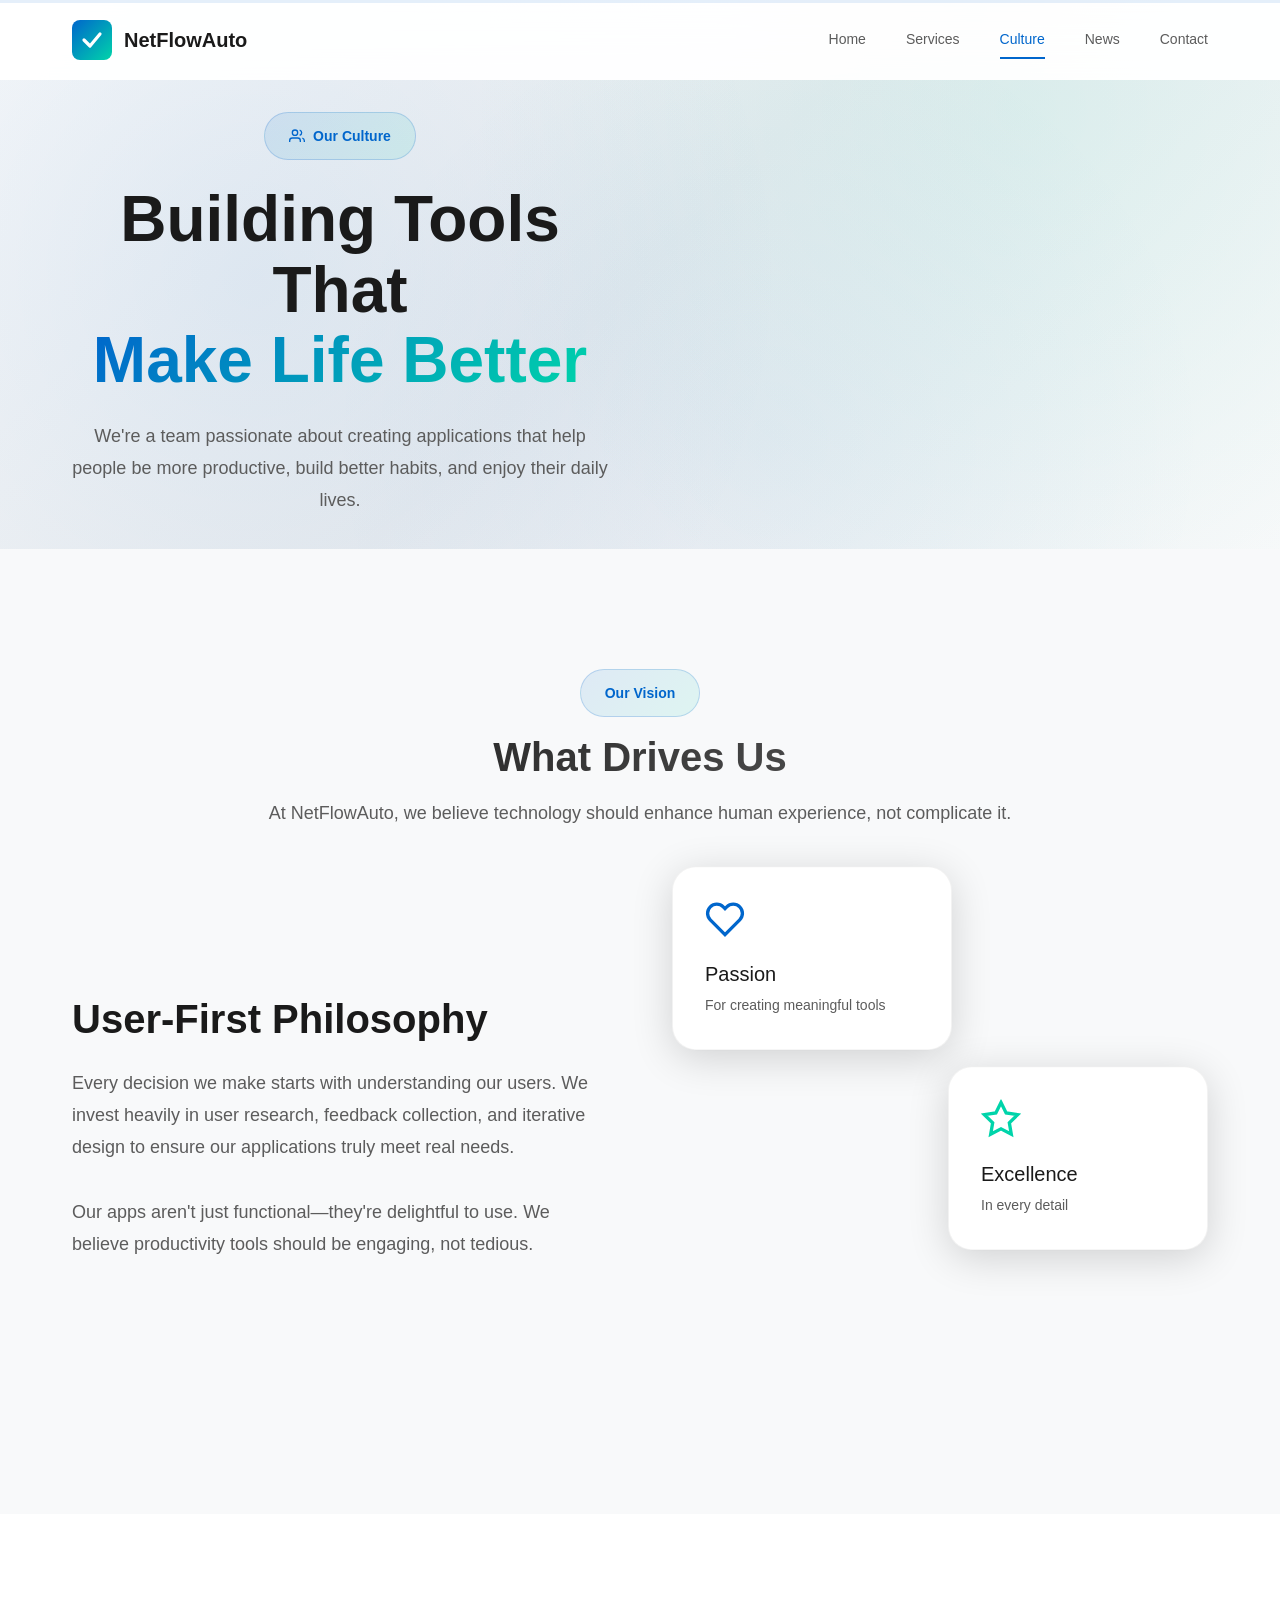
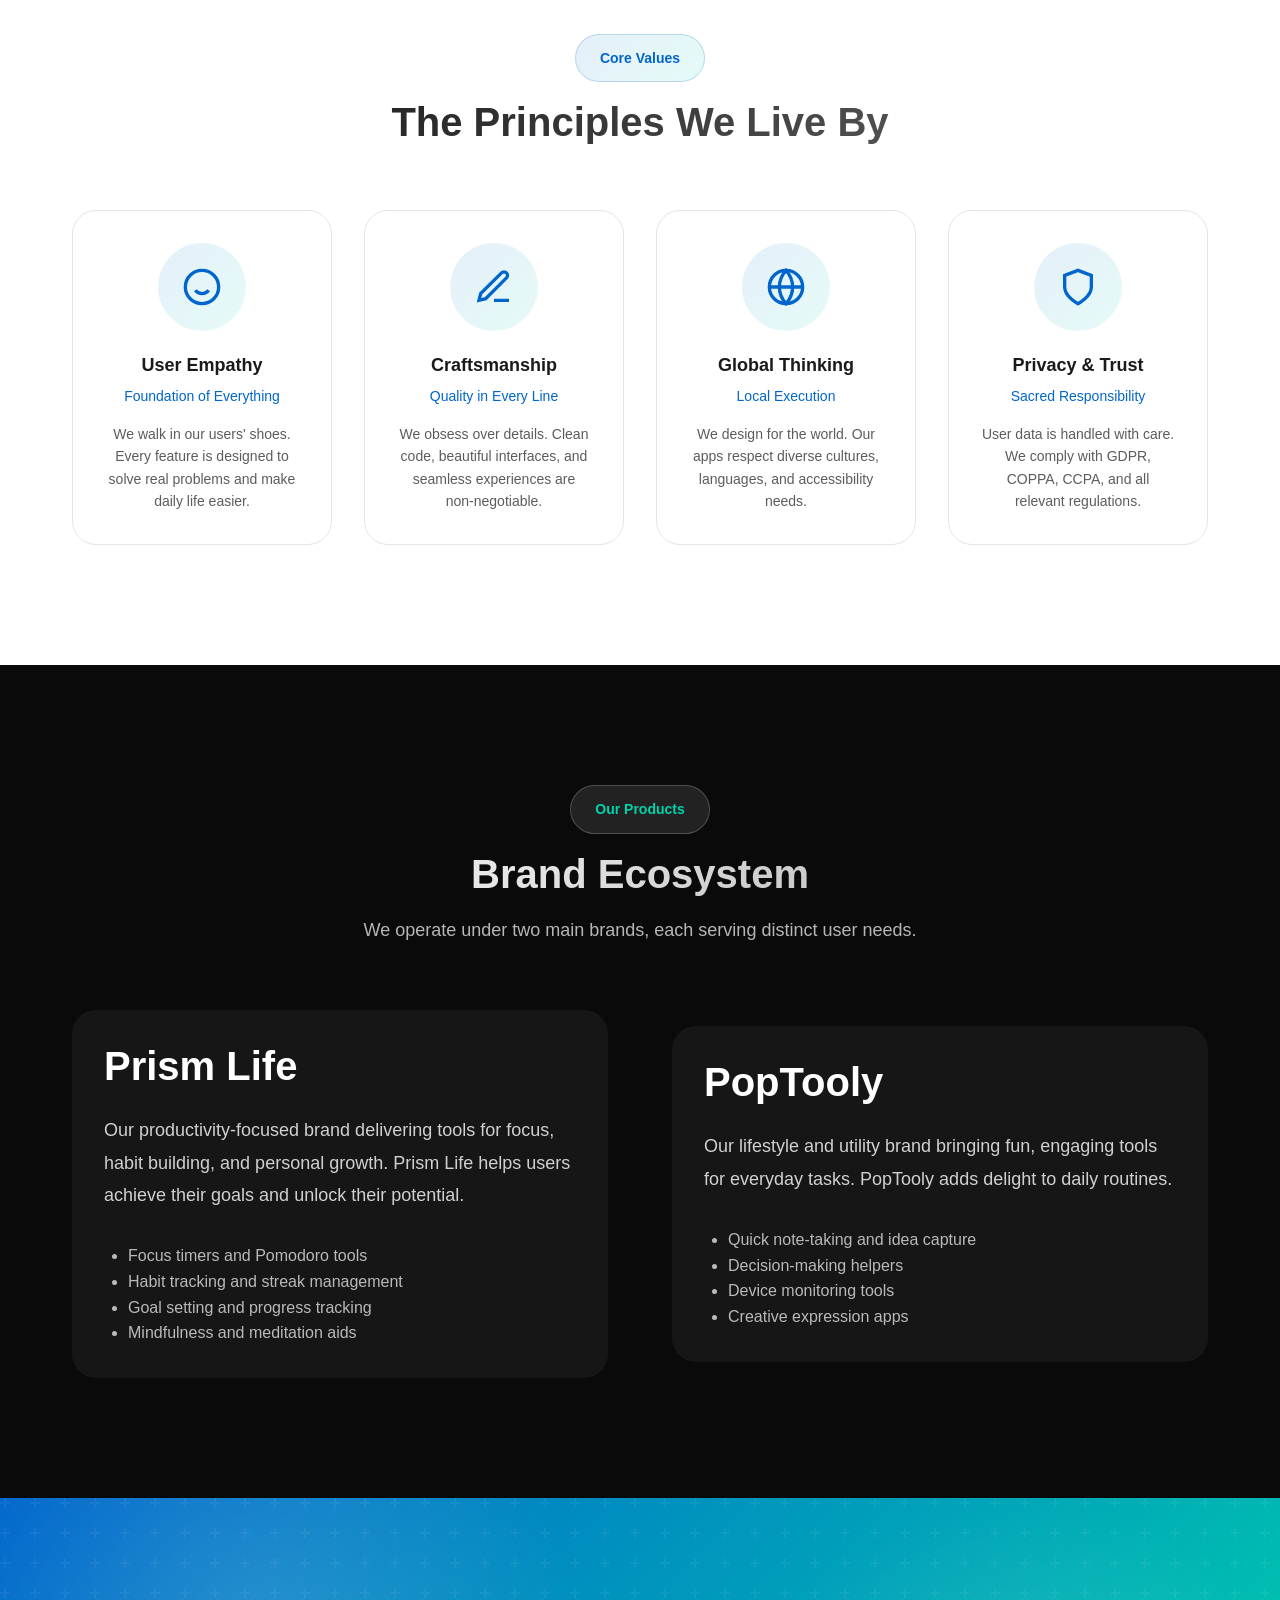
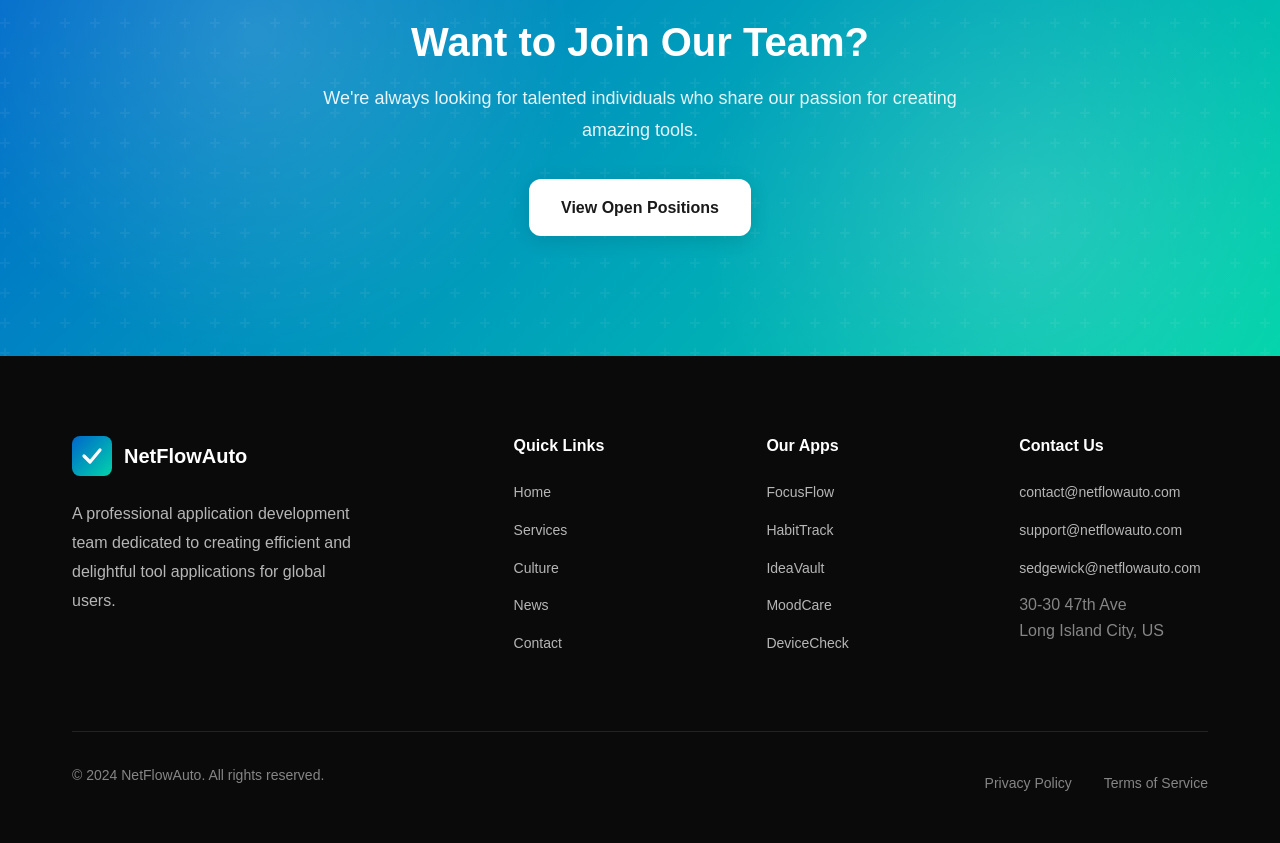
<file: culture.html>
<!DOCTYPE html>
<html lang="en">
<head>
    <meta charset="UTF-8">
    <meta name="viewport" content="width=device-width, initial-scale=1.0">
    <meta name="description" content="NetFlowAuto Culture - Learn about our team culture, values, and vision. We're dedicated to making daily life more efficient and warmer.">
    <meta name="robots" content="index, follow">
    <meta property="og:title" content="Team Culture - NetFlowAuto">
    <meta property="og:type" content="website">
    <link rel="canonical" href="https://netflowauto.com/culture">
    <title>Team Culture - NetFlowAuto</title>
    <link rel="icon" type="image/svg+xml" href="data:image/svg+xml,%3Csvg xmlns='http://www.w3.org/2000/svg' viewBox='0 0 100 100'%3E%3Cdefs%3E%3ClinearGradient id='g' x1='0%25' y1='0%25' x2='100%25' y2='100%25'%3E%3Cstop offset='0%25' style='stop-color:%230066cc'/%3E%3Cstop offset='100%25' style='stop-color:%2300d4aa'/%3E%3C/linearGradient%3E%3C/defs%3E%3Crect width='100' height='100' rx='20' fill='url(%23g)'/%3E%3Cpath d='M30 50 L45 65 L70 35' stroke='white' stroke-width='8' fill='none' stroke-linecap='round' stroke-linejoin='round'/%3E%3C/svg%3E">
    <link rel="stylesheet" href="css/style.css">
</head>
<body>
    <header class="header">
        <div class="header-container">
            <a href="index.html" class="logo">
                <svg viewBox="0 0 100 100" fill="none">
                    <defs><linearGradient id="logoGradient" x1="0%" y1="0%" x2="100%" y2="100%"><stop offset="0%" style="stop-color:#0066cc"/><stop offset="100%" style="stop-color:#00d4aa"/></linearGradient></defs>
                    <rect width="100" height="100" rx="20" fill="url(#logoGradient)"/>
                    <path d="M30 50 L45 65 L70 35" stroke="white" stroke-width="8" fill="none" stroke-linecap="round" stroke-linejoin="round"/>
                </svg>
                NetFlowAuto
            </a>
            <nav class="nav">
                <a href="index.html" class="nav-link">Home</a>
                <a href="services.html" class="nav-link">Services</a>
                <a href="culture.html" class="nav-link active">Culture</a>
                <a href="news.html" class="nav-link">News</a>
                <a href="contact.html" class="nav-link">Contact</a>
            </nav>
            <button class="mobile-menu-btn" aria-label="Toggle menu"><span></span><span></span><span></span></button>
        </div>
    </header>

    <section class="hero" style="min-height: 60vh;">
        <div class="hero-bg-pattern"></div>
        <div class="container">
            <div class="hero-content" style="padding: 2rem 0;">
                <div class="hero-text" style="text-align: center; max-width: 800px; margin: 0 auto;">
                    <div class="hero-badge">
                        <svg viewBox="0 0 24 24" fill="none" stroke="currentColor" stroke-width="2" width="16" height="16"><path d="M17 21v-2a4 4 0 0 0-4-4H5a4 4 0 0 0-4 4v2"/><circle cx="9" cy="7" r="4"/><path d="M23 21v-2a4 4 0 0 0-3-3.87"/><path d="M16 3.13a4 4 0 0 1 0 7.75"/></svg>
                        Our Culture
                    </div>
                    <h1 class="hero-title">Building Tools That<br><span class="highlight">Make Life Better</span></h1>
                    <p class="hero-description" style="max-width: 600px; margin: 0 auto;">
                        We're a team passionate about creating applications that help people be more productive, build better habits, and enjoy their daily lives.
                    </p>
                </div>
            </div>
        </div>
    </section>

    <section class="section section-gray">
        <div class="container">
            <div class="section-header">
                <div class="section-badge">Our Vision</div>
                <h2 class="section-title">What Drives Us</h2>
                <p class="section-description">At NetFlowAuto, we believe technology should enhance human experience, not complicate it.</p>
            </div>
            <div class="philosophy-grid">
                <div class="philosophy-content animate-on-scroll">
                    <h2>User-First Philosophy</h2>
                    <p>Every decision we make starts with understanding our users. We invest heavily in user research, feedback collection, and iterative design to ensure our applications truly meet real needs.</p>
                    <p>Our apps aren't just functional—they're delightful to use. We believe productivity tools should be engaging, not tedious.</p>
                </div>
                <div class="philosophy-visual animate-on-scroll">
                    <div class="philosophy-card philosophy-card-1">
                        <svg viewBox="0 0 24 24" fill="none" stroke="#0066cc" stroke-width="2" width="40" height="40"><path d="M20.84 4.61a5.5 5.5 0 0 0-7.78 0L12 5.67l-1.06-1.06a5.5 5.5 0 0 0-7.78 7.78l1.06 1.06L12 21.23l7.78-7.78 1.06-1.06a5.5 5.5 0 0 0 0-7.78z"/></svg>
                        <h4 style="font-size: 1.25rem; margin: 1rem 0 0.5rem;">Passion</h4>
                        <p style="margin: 0; font-size: 0.875rem; color: #5c5c5c;">For creating meaningful tools</p>
                    </div>
                    <div class="philosophy-card philosophy-card-2">
                        <svg viewBox="0 0 24 24" fill="none" stroke="#00d4aa" stroke-width="2" width="40" height="40"><polygon points="12 2 15.09 8.26 22 9.27 17 14.14 18.18 21.02 12 17.77 5.82 21.02 7 14.14 2 9.27 8.91 8.26 12 2"/></svg>
                        <h4 style="font-size: 1.25rem; margin: 1rem 0 0.5rem;">Excellence</h4>
                        <p style="margin: 0; font-size: 0.875rem; color: #5c5c5c;">In every detail</p>
                    </div>
                </div>
            </div>
        </div>
    </section>

    <section class="section">
        <div class="container">
            <div class="section-header">
                <div class="section-badge">Core Values</div>
                <h2 class="section-title">The Principles We Live By</h2>
            </div>
            <div class="team-grid">
                <div class="team-card stagger-item">
                    <div class="team-icon"><svg viewBox="0 0 24 24" fill="none" stroke="currentColor" stroke-width="2"><circle cx="12" cy="12" r="10"/><path d="M8 14s1.5 2 4 2 4-2 4-2"/><line x1="9" y1="9" x2="9.01" y2="9"/><line x1="15" y1="9" x2="15.01" y2="9"/></svg></div>
                    <h3 class="team-name">User Empathy</h3>
                    <p class="team-role">Foundation of Everything</p>
                    <p class="team-description">We walk in our users' shoes. Every feature is designed to solve real problems and make daily life easier.</p>
                </div>
                <div class="team-card stagger-item">
                    <div class="team-icon"><svg viewBox="0 0 24 24" fill="none" stroke="currentColor" stroke-width="2"><path d="M12 20h9"/><path d="M16.5 3.5a2.121 2.121 0 0 1 3 3L7 19l-4 1 1-4L16.5 3.5z"/></svg></div>
                    <h3 class="team-name">Craftsmanship</h3>
                    <p class="team-role">Quality in Every Line</p>
                    <p class="team-description">We obsess over details. Clean code, beautiful interfaces, and seamless experiences are non-negotiable.</p>
                </div>
                <div class="team-card stagger-item">
                    <div class="team-icon"><svg viewBox="0 0 24 24" fill="none" stroke="currentColor" stroke-width="2"><circle cx="12" cy="12" r="10"/><line x1="2" y1="12" x2="22" y2="12"/><path d="M12 2a15.3 15.3 0 0 1 4 10 15.3 15.3 0 0 1-4 10 15.3 15.3 0 0 1-4-10 15.3 15.3 0 0 1 4-10z"/></svg></div>
                    <h3 class="team-name">Global Thinking</h3>
                    <p class="team-role">Local Execution</p>
                    <p class="team-description">We design for the world. Our apps respect diverse cultures, languages, and accessibility needs.</p>
                </div>
                <div class="team-card stagger-item">
                    <div class="team-icon"><svg viewBox="0 0 24 24" fill="none" stroke="currentColor" stroke-width="2"><path d="M12 22s8-4 8-10V5l-8-3-8 3v7c0 6 8 10 8 10z"/></svg></div>
                    <h3 class="team-name">Privacy & Trust</h3>
                    <p class="team-role">Sacred Responsibility</p>
                    <p class="team-description">User data is handled with care. We comply with GDPR, COPPA, CCPA, and all relevant regulations.</p>
                </div>
            </div>
        </div>
    </section>

    <section class="section section-dark">
        <div class="container">
            <div class="section-header">
                <div class="section-badge" style="background: rgba(255,255,255,0.1); color: var(--accent-color);">Our Products</div>
                <h2 class="section-title">Brand Ecosystem</h2>
                <p class="section-description">We operate under two main brands, each serving distinct user needs.</p>
            </div>
            <div class="philosophy-grid">
                <div class="philosophy-content animate-on-scroll" style="background: rgba(255,255,255,0.05); padding: 2rem; border-radius: 24px;">
                    <h2 style="color: white;">Prism Life</h2>
                    <p style="color: rgba(255,255,255,0.8);">Our productivity-focused brand delivering tools for focus, habit building, and personal growth. Prism Life helps users achieve their goals and unlock their potential.</p>
                    <ul style="color: rgba(255,255,255,0.7); margin-top: 1rem; padding-left: 1.5rem;">
                        <li>Focus timers and Pomodoro tools</li>
                        <li>Habit tracking and streak management</li>
                        <li>Goal setting and progress tracking</li>
                        <li>Mindfulness and meditation aids</li>
                    </ul>
                </div>
                <div class="philosophy-content animate-on-scroll" style="background: rgba(255,255,255,0.05); padding: 2rem; border-radius: 24px;">
                    <h2 style="color: white;">PopTooly</h2>
                    <p style="color: rgba(255,255,255,0.8);">Our lifestyle and utility brand bringing fun, engaging tools for everyday tasks. PopTooly adds delight to daily routines.</p>
                    <ul style="color: rgba(255,255,255,0.7); margin-top: 1rem; padding-left: 1.5rem;">
                        <li>Quick note-taking and idea capture</li>
                        <li>Decision-making helpers</li>
                        <li>Device monitoring tools</li>
                        <li>Creative expression apps</li>
                    </ul>
                </div>
            </div>
        </div>
    </section>

    <section class="cta">
        <div class="cta-pattern"></div>
        <div class="container">
            <div class="cta-content">
                <h2 class="cta-title">Want to Join Our Team?</h2>
                <p class="cta-description">We're always looking for talented individuals who share our passion for creating amazing tools.</p>
                <div class="cta-buttons">
                    <a href="contact.html" class="btn btn-white">View Open Positions</a>
                </div>
            </div>
        </div>
    </section>

    <footer class="footer">
        <div class="container">
            <div class="footer-grid">
                <div class="footer-brand">
                    <div class="footer-logo"><svg viewBox="0 0 100 100" fill="none"><defs><linearGradient id="footerLogoGradient3" x1="0%" y1="0%" x2="100%" y2="100%"><stop offset="0%" style="stop-color:#0066cc"/><stop offset="100%" style="stop-color:#00d4aa"/></linearGradient></defs><rect width="100" height="100" rx="20" fill="url(#footerLogoGradient3)"/><path d="M30 50 L45 65 L70 35" stroke="white" stroke-width="8" fill="none" stroke-linecap="round" stroke-linejoin="round"/></svg>NetFlowAuto</div>
                    <p>A professional application development team dedicated to creating efficient and delightful tool applications for global users.</p>
                </div>
                <div class="footer-column"><h4>Quick Links</h4><ul class="footer-links"><li><a href="index.html">Home</a></li><li><a href="services.html">Services</a></li><li><a href="culture.html">Culture</a></li><li><a href="news.html">News</a></li><li><a href="contact.html">Contact</a></li></ul></div>
                <div class="footer-column"><h4>Our Apps</h4><ul class="footer-links"><li><a href="#">FocusFlow</a></li><li><a href="#">HabitTrack</a></li><li><a href="#">IdeaVault</a></li><li><a href="#">MoodCare</a></li><li><a href="#">DeviceCheck</a></li></ul></div>
                <div class="footer-column"><h4>Contact Us</h4><ul class="footer-links"><li><a href="mailto:contact@netflowauto.com">contact@netflowauto.com</a></li><li><a href="mailto:support@netflowauto.com">support@netflowauto.com</a></li><li><a href="mailto:sedgewick@netflowauto.com">sedgewick@netflowauto.com</a></li><li style="margin-top: 0.5rem; color: rgba(255,255,255,0.5);">30-30 47th Ave<br>Long Island City, US</li></ul></div>
            </div>
            <div class="footer-bottom"><p class="footer-copyright">© 2024 NetFlowAuto. All rights reserved.</p><div class="footer-legal"><a href="privacy-policy.html">Privacy Policy</a><a href="terms-of-service.html">Terms of Service</a></div></div>
        </div>
    </footer>
    <script src="js/main.js"></script>
</body>
</html>
</file>
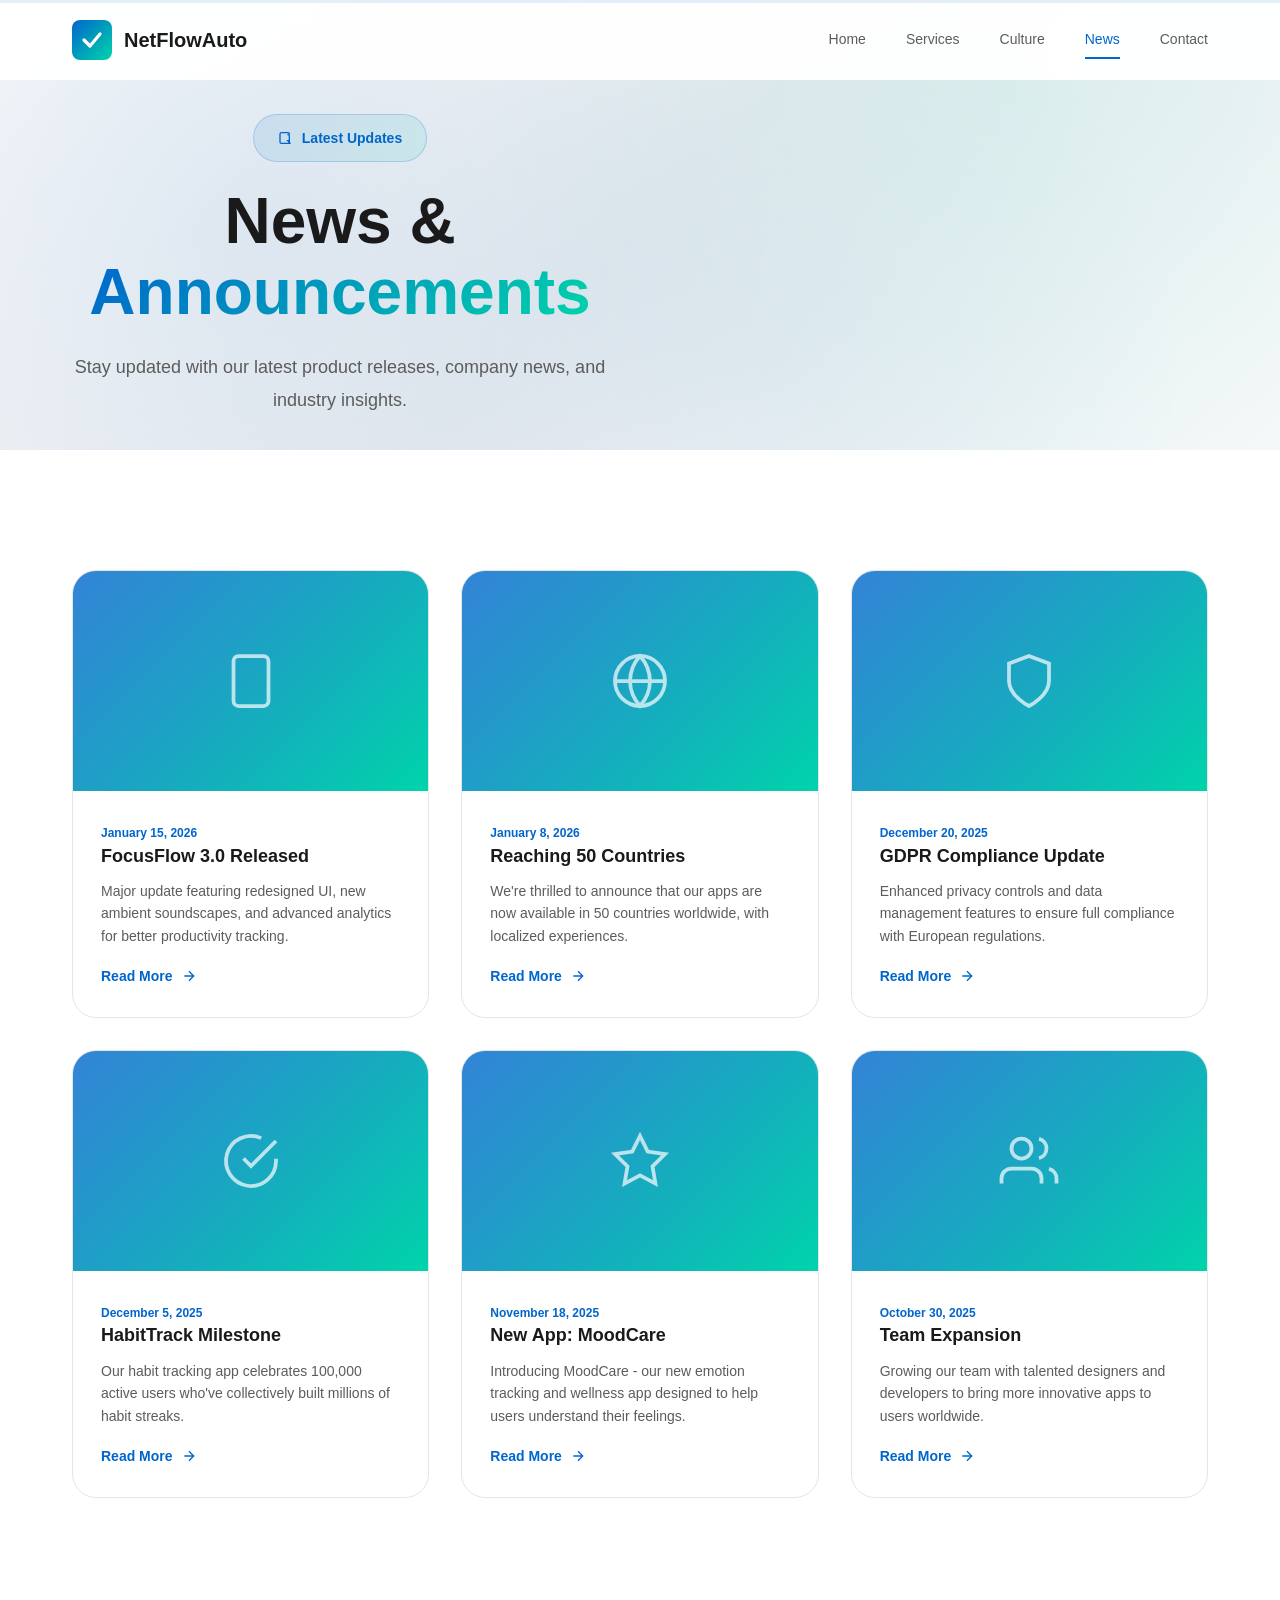
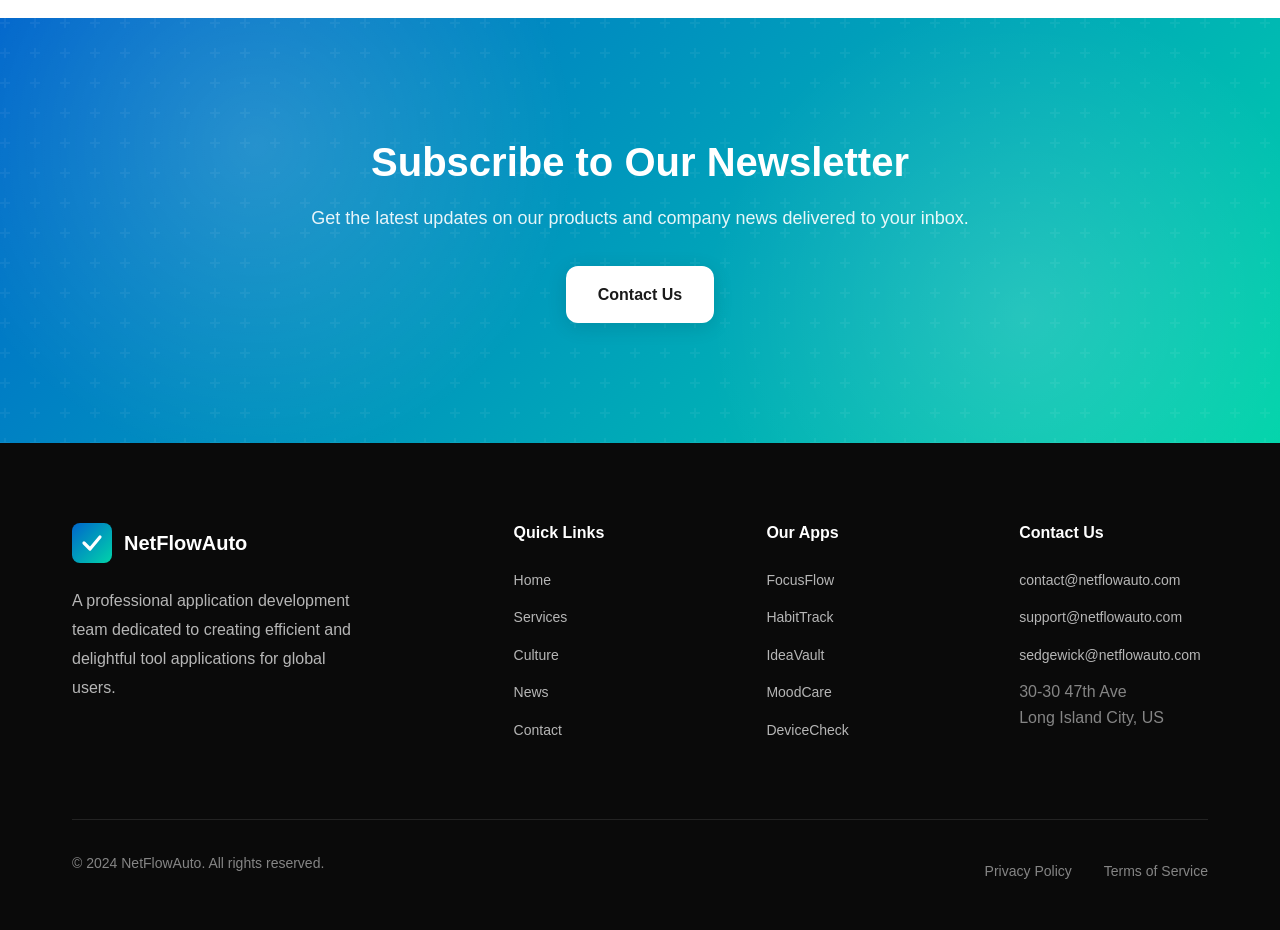
<file: news.html>
<!DOCTYPE html>
<html lang="en">
<head>
    <meta charset="UTF-8">
    <meta name="viewport" content="width=device-width, initial-scale=1.0">
    <meta name="description" content="NetFlowAuto News - Latest updates, product releases, company announcements, and industry insights from our team.">
    <meta name="robots" content="index, follow">
    <meta property="og:title" content="News & Updates - NetFlowAuto">
    <meta property="og:type" content="website">
    <link rel="canonical" href="https://netflowauto.com/news">
    <title>News & Updates - NetFlowAuto</title>
    <link rel="icon" type="image/svg+xml" href="data:image/svg+xml,%3Csvg xmlns='http://www.w3.org/2000/svg' viewBox='0 0 100 100'%3E%3Cdefs%3E%3ClinearGradient id='g' x1='0%25' y1='0%25' x2='100%25' y2='100%25'%3E%3Cstop offset='0%25' style='stop-color:%230066cc'/%3E%3Cstop offset='100%25' style='stop-color:%2300d4aa'/%3E%3C/linearGradient%3E%3C/defs%3E%3Crect width='100' height='100' rx='20' fill='url(%23g)'/%3E%3Cpath d='M30 50 L45 65 L70 35' stroke='white' stroke-width='8' fill='none' stroke-linecap='round' stroke-linejoin='round'/%3E%3C/svg%3E">
    <link rel="stylesheet" href="css/style.css">
</head>
<body>
    <header class="header">
        <div class="header-container">
            <a href="index.html" class="logo">
                <svg viewBox="0 0 100 100" fill="none"><defs><linearGradient id="logoGradient" x1="0%" y1="0%" x2="100%" y2="100%"><stop offset="0%" style="stop-color:#0066cc"/><stop offset="100%" style="stop-color:#00d4aa"/></linearGradient></defs><rect width="100" height="100" rx="20" fill="url(#logoGradient)"/><path d="M30 50 L45 65 L70 35" stroke="white" stroke-width="8" fill="none" stroke-linecap="round" stroke-linejoin="round"/></svg>
                NetFlowAuto
            </a>
            <nav class="nav">
                <a href="index.html" class="nav-link">Home</a>
                <a href="services.html" class="nav-link">Services</a>
                <a href="culture.html" class="nav-link">Culture</a>
                <a href="news.html" class="nav-link active">News</a>
                <a href="contact.html" class="nav-link">Contact</a>
            </nav>
            <button class="mobile-menu-btn" aria-label="Toggle menu"><span></span><span></span><span></span></button>
        </div>
    </header>

    <section class="hero" style="min-height: 50vh;">
        <div class="hero-bg-pattern"></div>
        <div class="container">
            <div class="hero-content" style="padding: 2rem 0;">
                <div class="hero-text" style="text-align: center; max-width: 800px; margin: 0 auto;">
                    <div class="hero-badge">
                        <svg viewBox="0 0 24 24" fill="none" stroke="currentColor" stroke-width="2" width="16" height="16"><path d="M19 20H5a2 2 0 0 1-2-2V6a2 2 0 0 1 2-2h10a2 2 0 0 1 2 2v1m2 13a2 2 0 0 1-2-2V9a2 2 0 0 0-2-2h-1"/><polyline points="13 16 16 16 16 19"/><line x1="6" y1="8" x2="6" y2="8"/></svg>
                        Latest Updates
                    </div>
                    <h1 class="hero-title">News & <span class="highlight">Announcements</span></h1>
                    <p class="hero-description" style="max-width: 600px; margin: 0 auto;">
                        Stay updated with our latest product releases, company news, and industry insights.
                    </p>
                </div>
            </div>
        </div>
    </section>

    <section class="section">
        <div class="container">
            <div class="news-grid">
                <div class="news-card stagger-item">
                    <div class="news-image"><svg viewBox="0 0 24 24" fill="none" stroke="currentColor" stroke-width="1.5"><rect x="5" y="2" width="14" height="20" rx="2" ry="2"/><line x1="12" y1="18" x2="12.01" y2="18"/></svg></div>
                    <div class="news-content">
                        <span class="news-date">January 15, 2026</span>
                        <h3 class="news-title">FocusFlow 3.0 Released</h3>
                        <p class="news-excerpt">Major update featuring redesigned UI, new ambient soundscapes, and advanced analytics for better productivity tracking.</p>
                        <a href="#" class="news-link">Read More <svg viewBox="0 0 24 24" fill="none" stroke="currentColor" stroke-width="2"><line x1="5" y1="12" x2="19" y2="12"/><polyline points="12 5 19 12 12 19"/></svg></a>
                    </div>
                </div>
                <div class="news-card stagger-item">
                    <div class="news-image"><svg viewBox="0 0 24 24" fill="none" stroke="currentColor" stroke-width="1.5"><circle cx="12" cy="12" r="10"/><line x1="2" y1="12" x2="22" y2="12"/><path d="M12 2a15.3 15.3 0 0 1 4 10 15.3 15.3 0 0 1-4 10 15.3 15.3 0 0 1-4-10 15.3 15.3 0 0 1 4-10z"/></svg></div>
                    <div class="news-content">
                        <span class="news-date">January 8, 2026</span>
                        <h3 class="news-title">Reaching 50 Countries</h3>
                        <p class="news-excerpt">We're thrilled to announce that our apps are now available in 50 countries worldwide, with localized experiences.</p>
                        <a href="#" class="news-link">Read More <svg viewBox="0 0 24 24" fill="none" stroke="currentColor" stroke-width="2"><line x1="5" y1="12" x2="19" y2="12"/><polyline points="12 5 19 12 12 19"/></svg></a>
                    </div>
                </div>
                <div class="news-card stagger-item">
                    <div class="news-image"><svg viewBox="0 0 24 24" fill="none" stroke="currentColor" stroke-width="1.5"><path d="M12 22s8-4 8-10V5l-8-3-8 3v7c0 6 8 10 8 10z"/></svg></div>
                    <div class="news-content">
                        <span class="news-date">December 20, 2025</span>
                        <h3 class="news-title">GDPR Compliance Update</h3>
                        <p class="news-excerpt">Enhanced privacy controls and data management features to ensure full compliance with European regulations.</p>
                        <a href="#" class="news-link">Read More <svg viewBox="0 0 24 24" fill="none" stroke="currentColor" stroke-width="2"><line x1="5" y1="12" x2="19" y2="12"/><polyline points="12 5 19 12 12 19"/></svg></a>
                    </div>
                </div>
                <div class="news-card stagger-item">
                    <div class="news-image"><svg viewBox="0 0 24 24" fill="none" stroke="currentColor" stroke-width="1.5"><path d="M22 11.08V12a10 10 0 1 1-5.93-9.14"/><polyline points="22 4 12 14.01 9 11.01"/></svg></div>
                    <div class="news-content">
                        <span class="news-date">December 5, 2025</span>
                        <h3 class="news-title">HabitTrack Milestone</h3>
                        <p class="news-excerpt">Our habit tracking app celebrates 100,000 active users who've collectively built millions of habit streaks.</p>
                        <a href="#" class="news-link">Read More <svg viewBox="0 0 24 24" fill="none" stroke="currentColor" stroke-width="2"><line x1="5" y1="12" x2="19" y2="12"/><polyline points="12 5 19 12 12 19"/></svg></a>
                    </div>
                </div>
                <div class="news-card stagger-item">
                    <div class="news-image"><svg viewBox="0 0 24 24" fill="none" stroke="currentColor" stroke-width="1.5"><polygon points="12 2 15.09 8.26 22 9.27 17 14.14 18.18 21.02 12 17.77 5.82 21.02 7 14.14 2 9.27 8.91 8.26 12 2"/></svg></div>
                    <div class="news-content">
                        <span class="news-date">November 18, 2025</span>
                        <h3 class="news-title">New App: MoodCare</h3>
                        <p class="news-excerpt">Introducing MoodCare - our new emotion tracking and wellness app designed to help users understand their feelings.</p>
                        <a href="#" class="news-link">Read More <svg viewBox="0 0 24 24" fill="none" stroke="currentColor" stroke-width="2"><line x1="5" y1="12" x2="19" y2="12"/><polyline points="12 5 19 12 12 19"/></svg></a>
                    </div>
                </div>
                <div class="news-card stagger-item">
                    <div class="news-image"><svg viewBox="0 0 24 24" fill="none" stroke="currentColor" stroke-width="1.5"><path d="M17 21v-2a4 4 0 0 0-4-4H5a4 4 0 0 0-4 4v2"/><circle cx="9" cy="7" r="4"/><path d="M23 21v-2a4 4 0 0 0-3-3.87"/><path d="M16 3.13a4 4 0 0 1 0 7.75"/></svg></div>
                    <div class="news-content">
                        <span class="news-date">October 30, 2025</span>
                        <h3 class="news-title">Team Expansion</h3>
                        <p class="news-excerpt">Growing our team with talented designers and developers to bring more innovative apps to users worldwide.</p>
                        <a href="#" class="news-link">Read More <svg viewBox="0 0 24 24" fill="none" stroke="currentColor" stroke-width="2"><line x1="5" y1="12" x2="19" y2="12"/><polyline points="12 5 19 12 12 19"/></svg></a>
                    </div>
                </div>
            </div>
        </div>
    </section>

    <section class="cta">
        <div class="cta-pattern"></div>
        <div class="container">
            <div class="cta-content">
                <h2 class="cta-title">Subscribe to Our Newsletter</h2>
                <p class="cta-description">Get the latest updates on our products and company news delivered to your inbox.</p>
                <div class="cta-buttons">
                    <a href="contact.html" class="btn btn-white">Contact Us</a>
                </div>
            </div>
        </div>
    </section>

    <footer class="footer">
        <div class="container">
            <div class="footer-grid">
                <div class="footer-brand"><div class="footer-logo"><svg viewBox="0 0 100 100" fill="none"><defs><linearGradient id="footerLogoGradient4" x1="0%" y1="0%" x2="100%" y2="100%"><stop offset="0%" style="stop-color:#0066cc"/><stop offset="100%" style="stop-color:#00d4aa"/></linearGradient></defs><rect width="100" height="100" rx="20" fill="url(#footerLogoGradient4)"/><path d="M30 50 L45 65 L70 35" stroke="white" stroke-width="8" fill="none" stroke-linecap="round" stroke-linejoin="round"/></svg>NetFlowAuto</div><p>A professional application development team dedicated to creating efficient and delightful tool applications for global users.</p></div>
                <div class="footer-column"><h4>Quick Links</h4><ul class="footer-links"><li><a href="index.html">Home</a></li><li><a href="services.html">Services</a></li><li><a href="culture.html">Culture</a></li><li><a href="news.html">News</a></li><li><a href="contact.html">Contact</a></li></ul></div>
                <div class="footer-column"><h4>Our Apps</h4><ul class="footer-links"><li><a href="#">FocusFlow</a></li><li><a href="#">HabitTrack</a></li><li><a href="#">IdeaVault</a></li><li><a href="#">MoodCare</a></li><li><a href="#">DeviceCheck</a></li></ul></div>
                <div class="footer-column"><h4>Contact Us</h4><ul class="footer-links"><li><a href="mailto:contact@netflowauto.com">contact@netflowauto.com</a></li><li><a href="mailto:support@netflowauto.com">support@netflowauto.com</a></li><li><a href="mailto:sedgewick@netflowauto.com">sedgewick@netflowauto.com</a></li><li style="margin-top: 0.5rem; color: rgba(255,255,255,0.5);">30-30 47th Ave<br>Long Island City, US</li></ul></div>
            </div>
            <div class="footer-bottom"><p class="footer-copyright">© 2024 NetFlowAuto. All rights reserved.</p><div class="footer-legal"><a href="privacy-policy.html">Privacy Policy</a><a href="terms-of-service.html">Terms of Service</a></div></div>
        </div>
    </footer>
    <script src="js/main.js"></script>
</body>
</html>
</file>
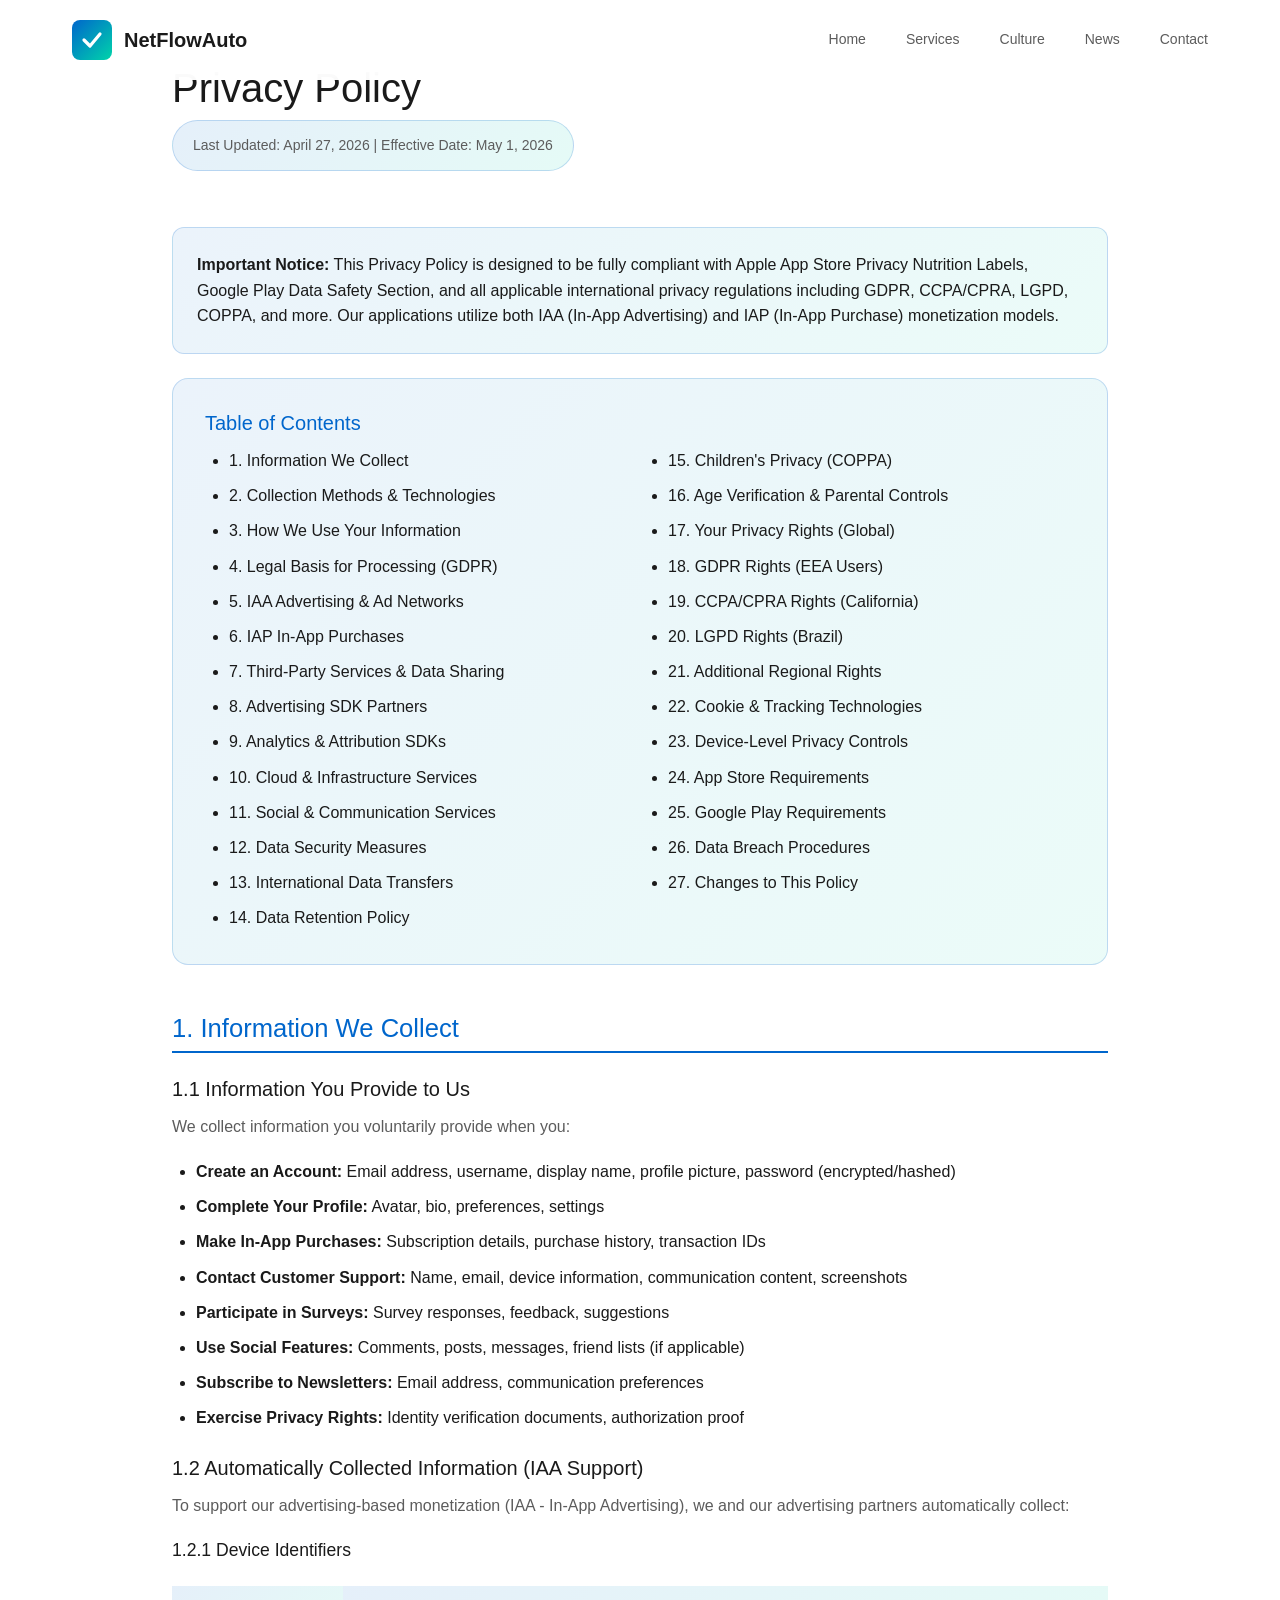
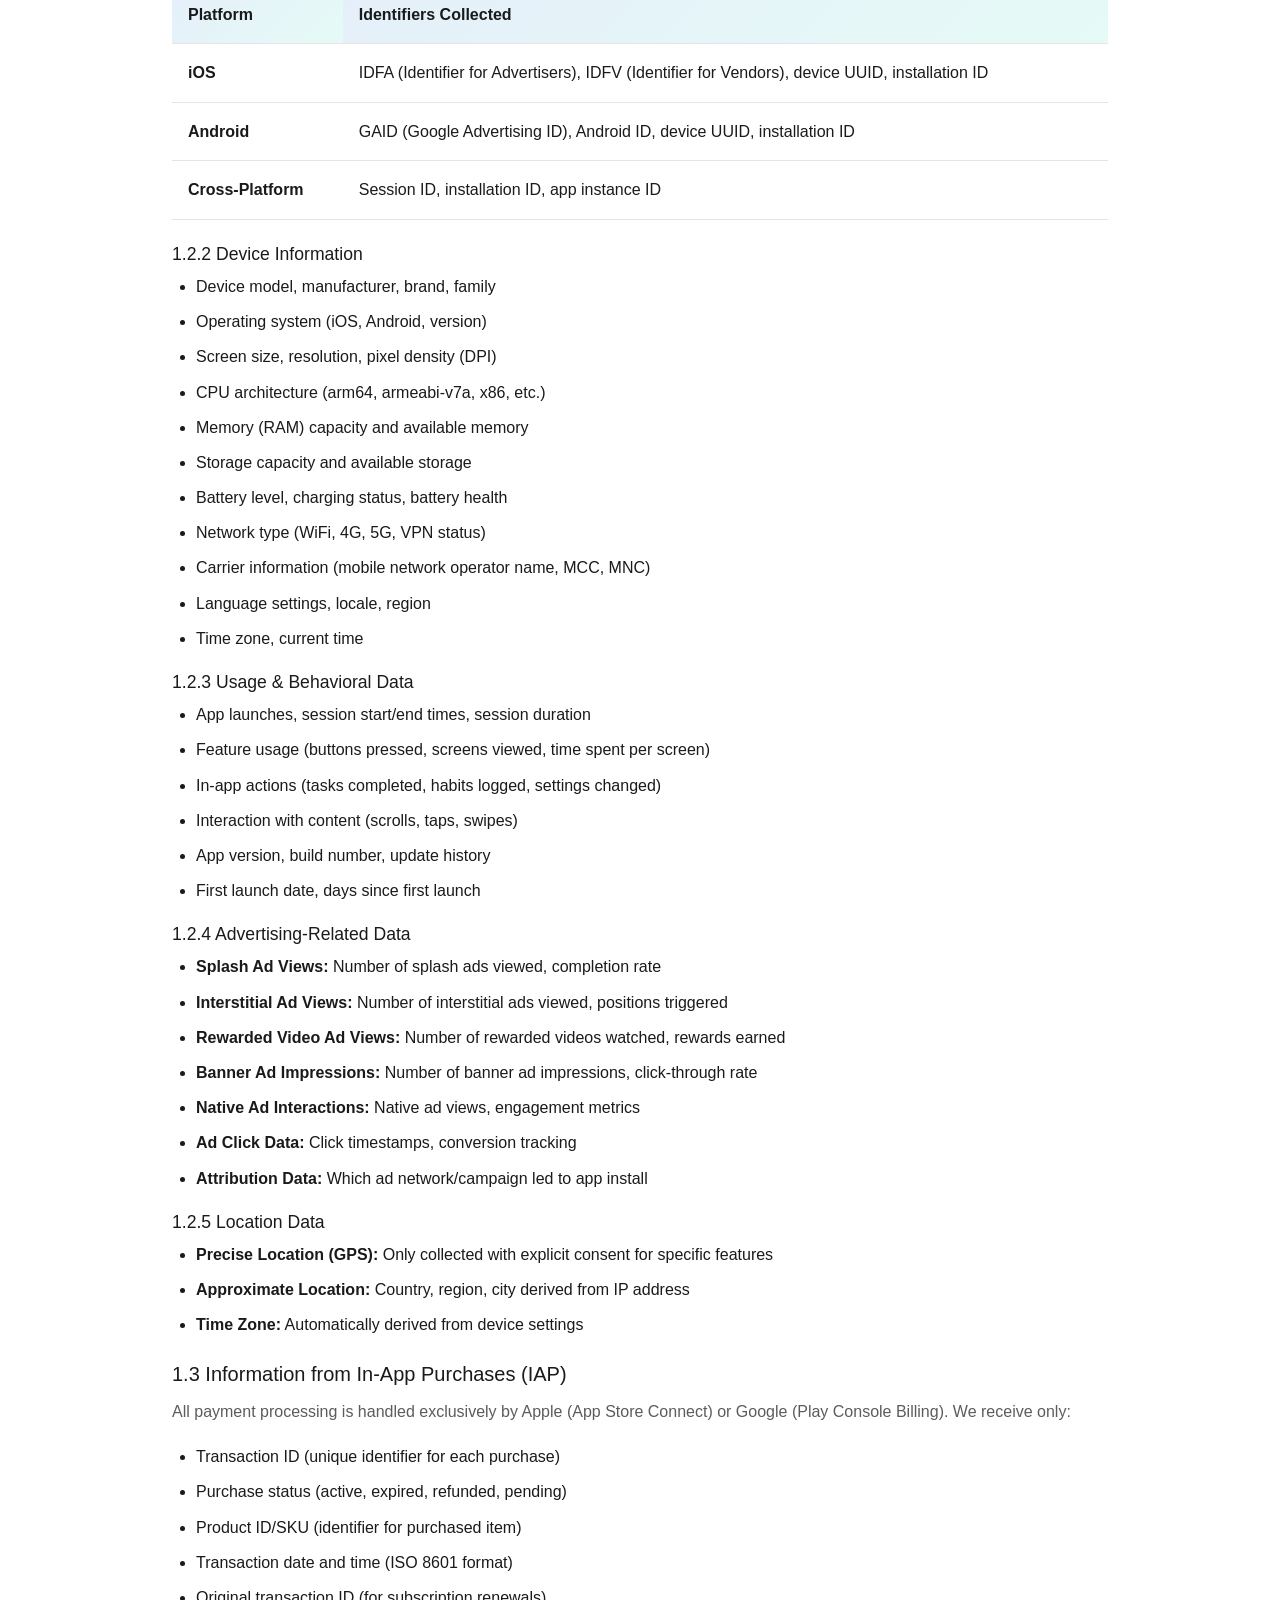
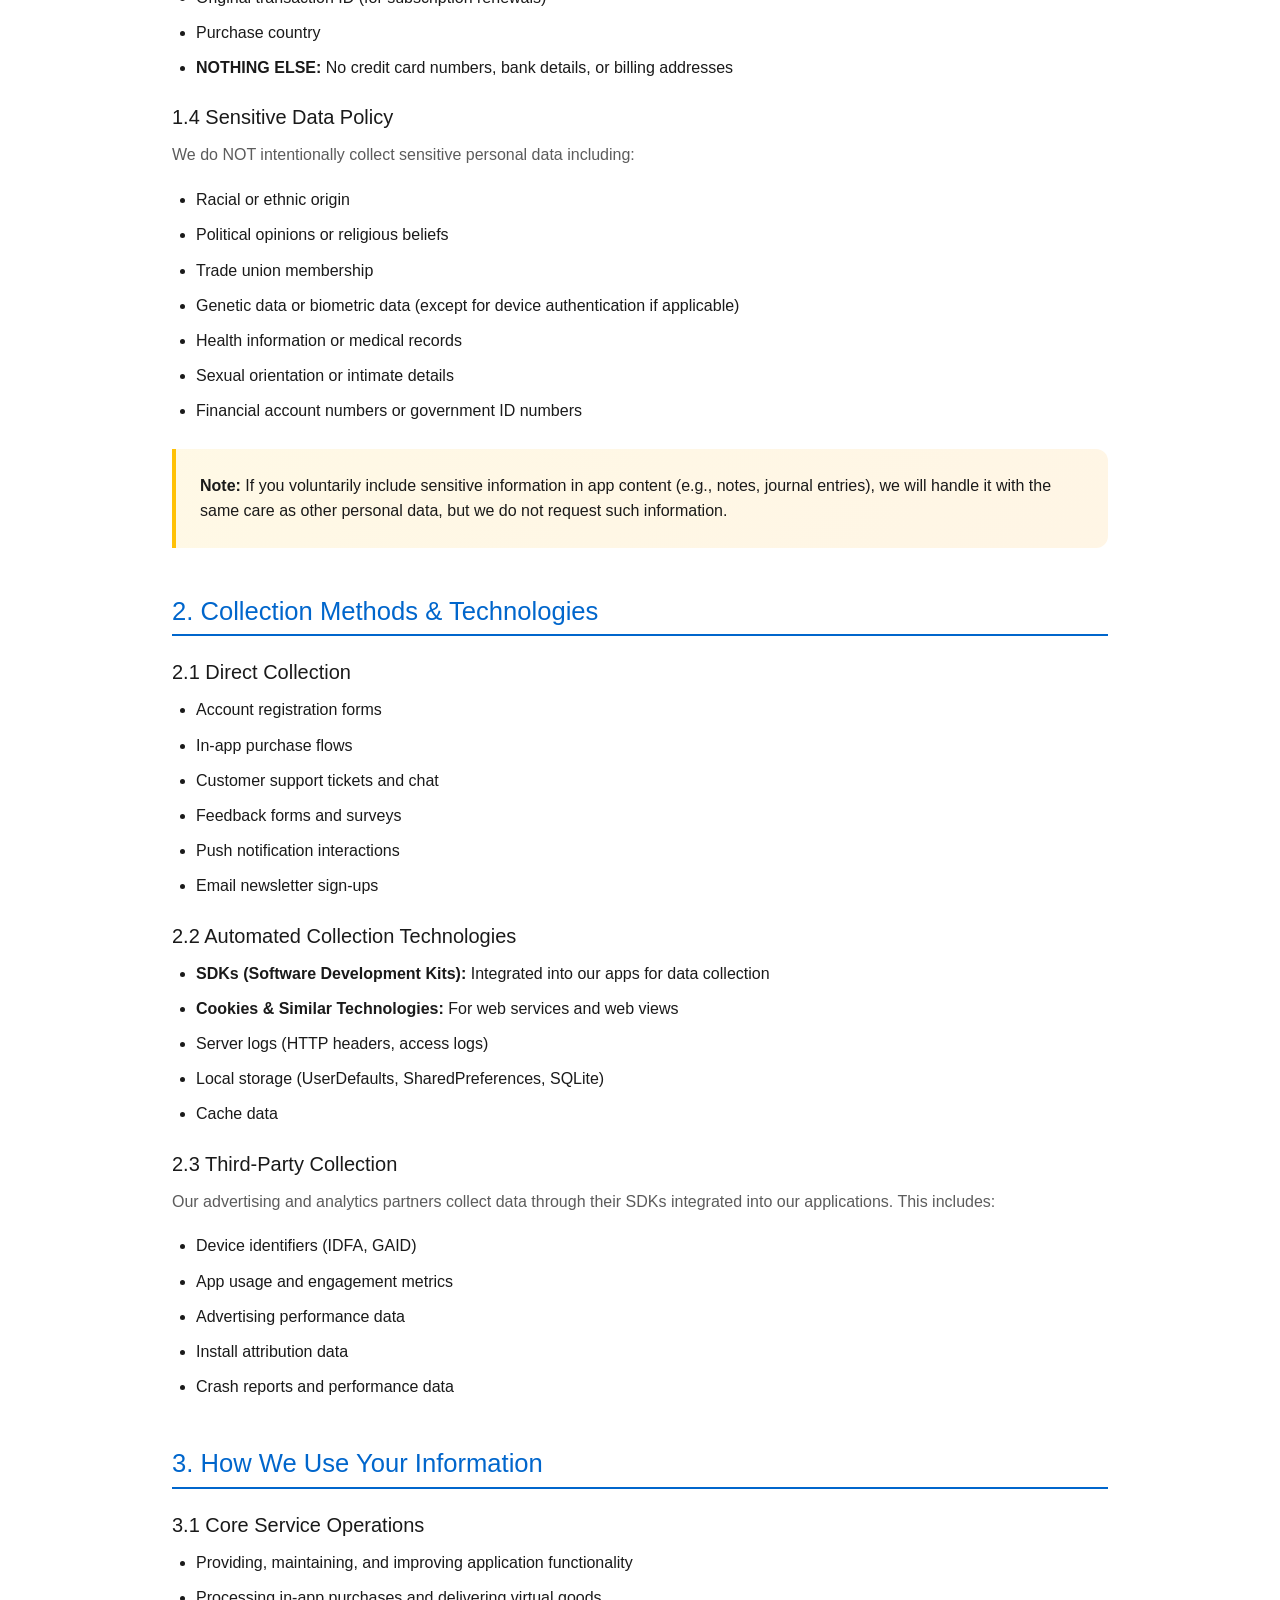
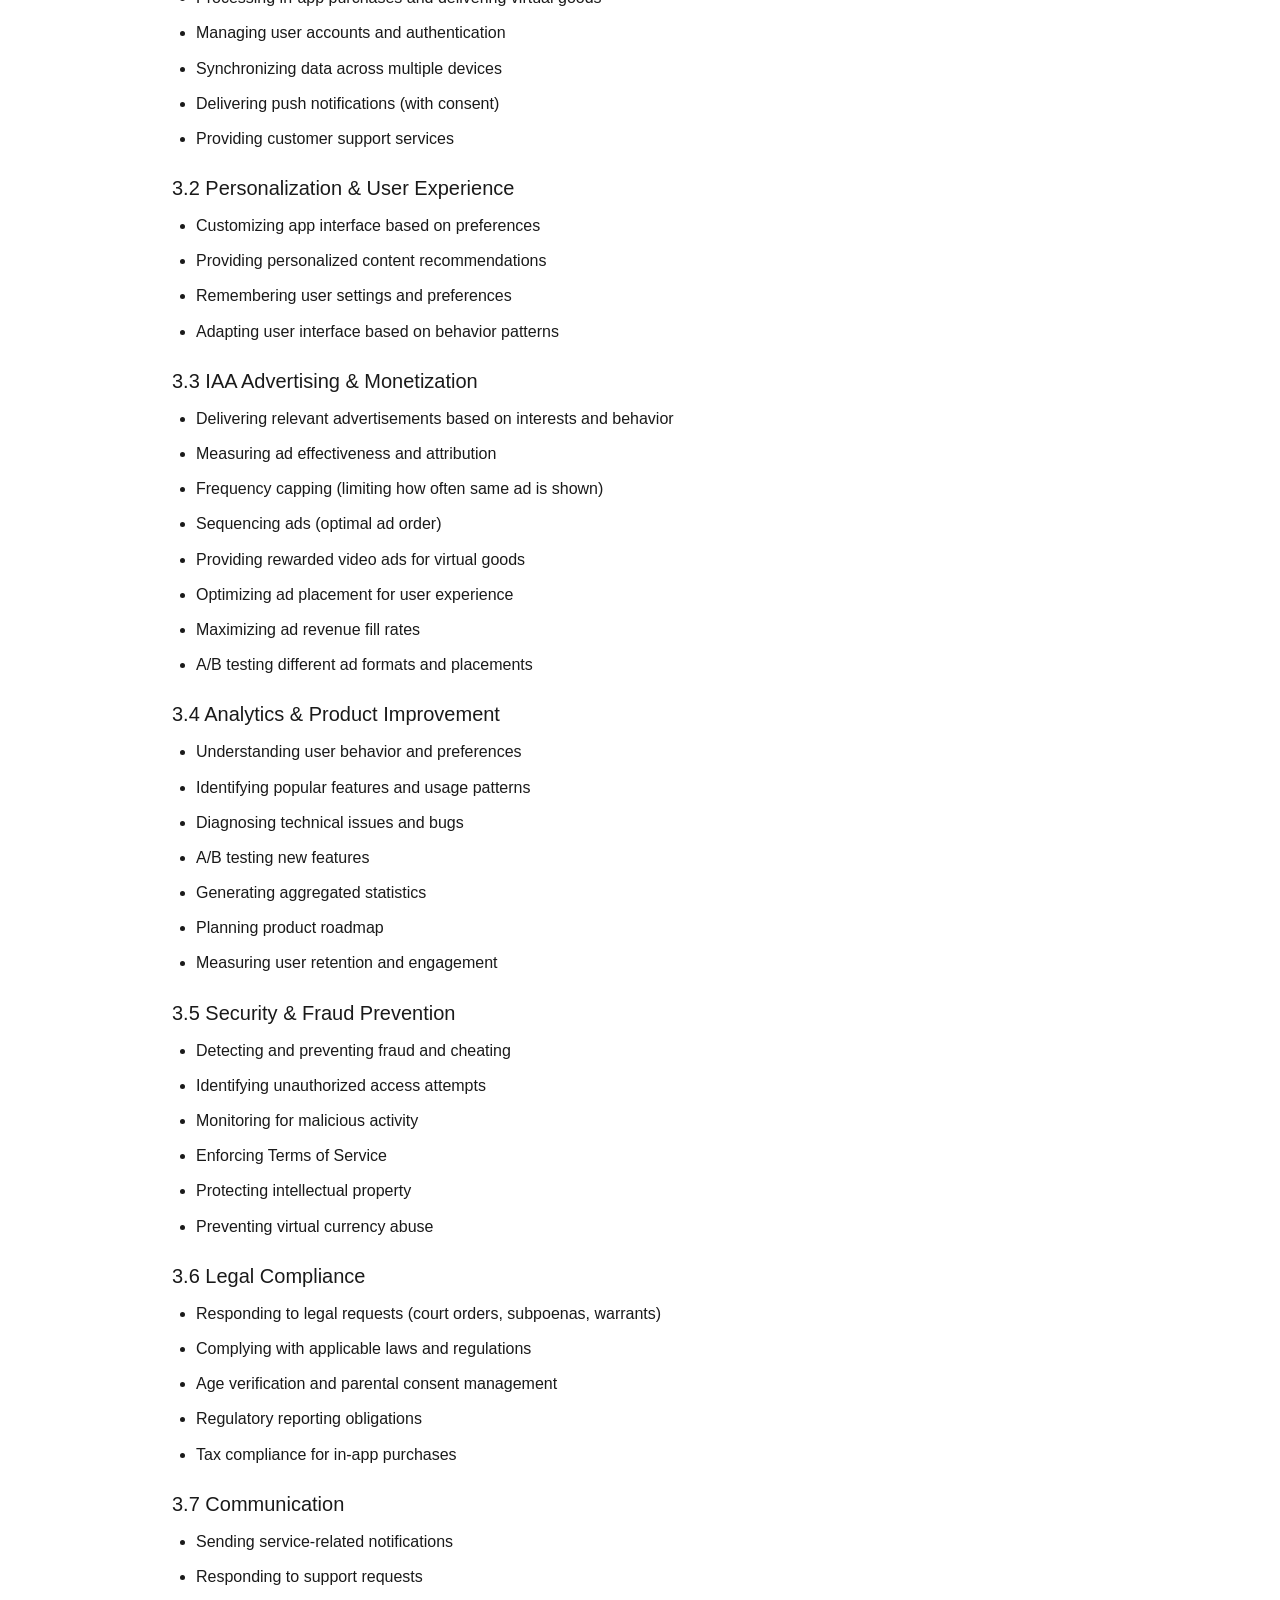
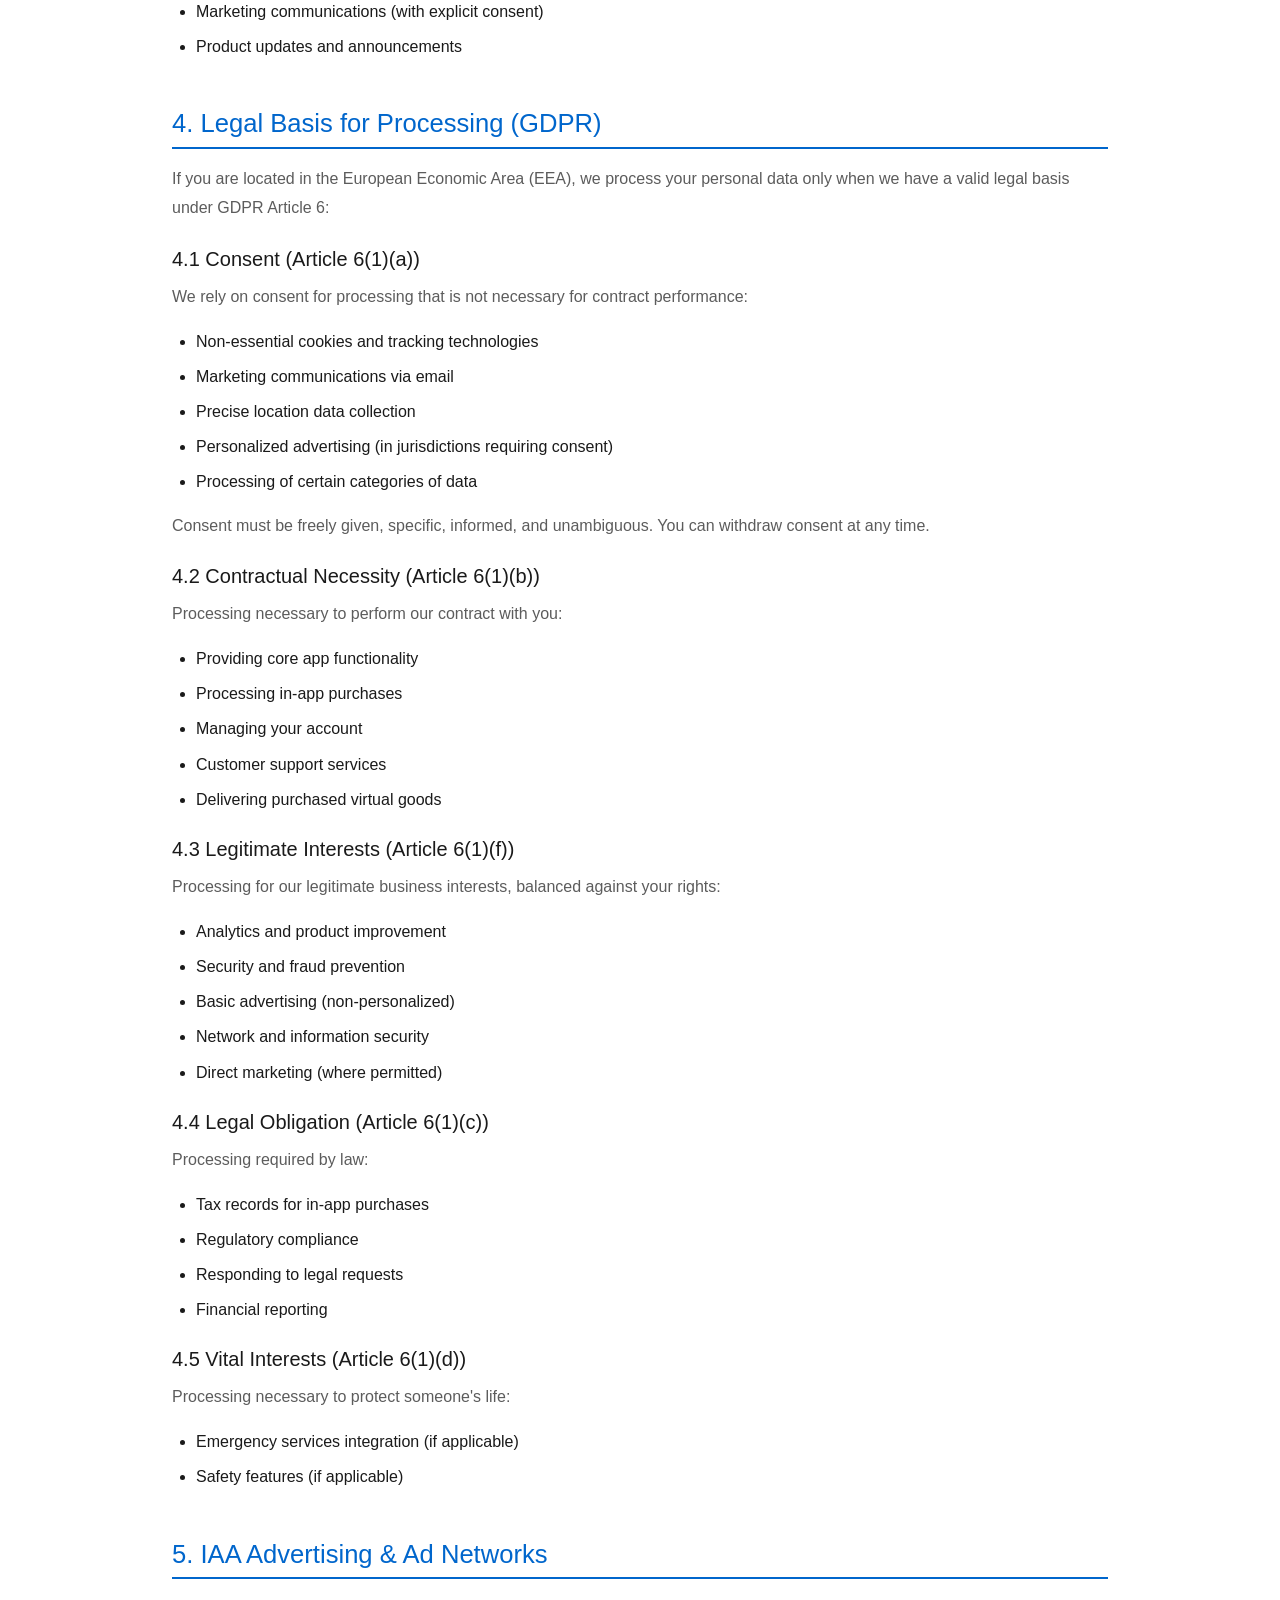
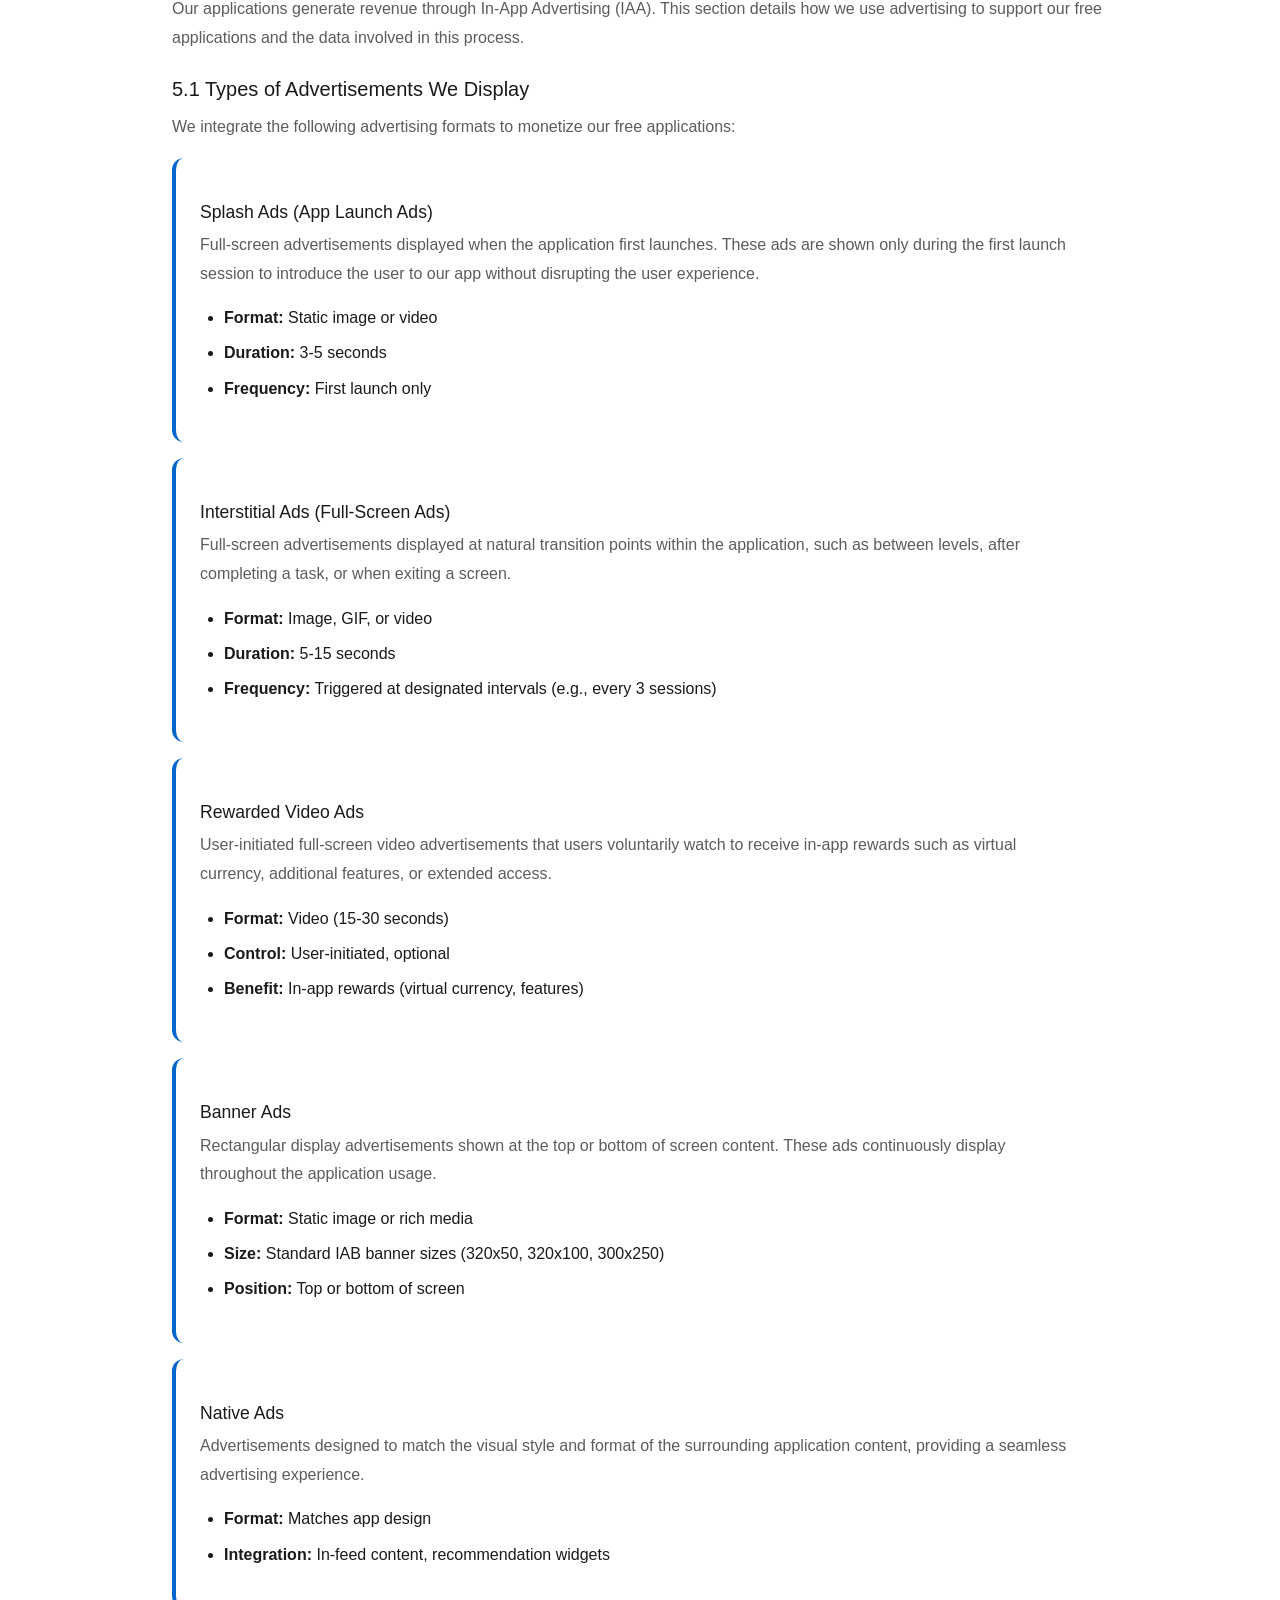
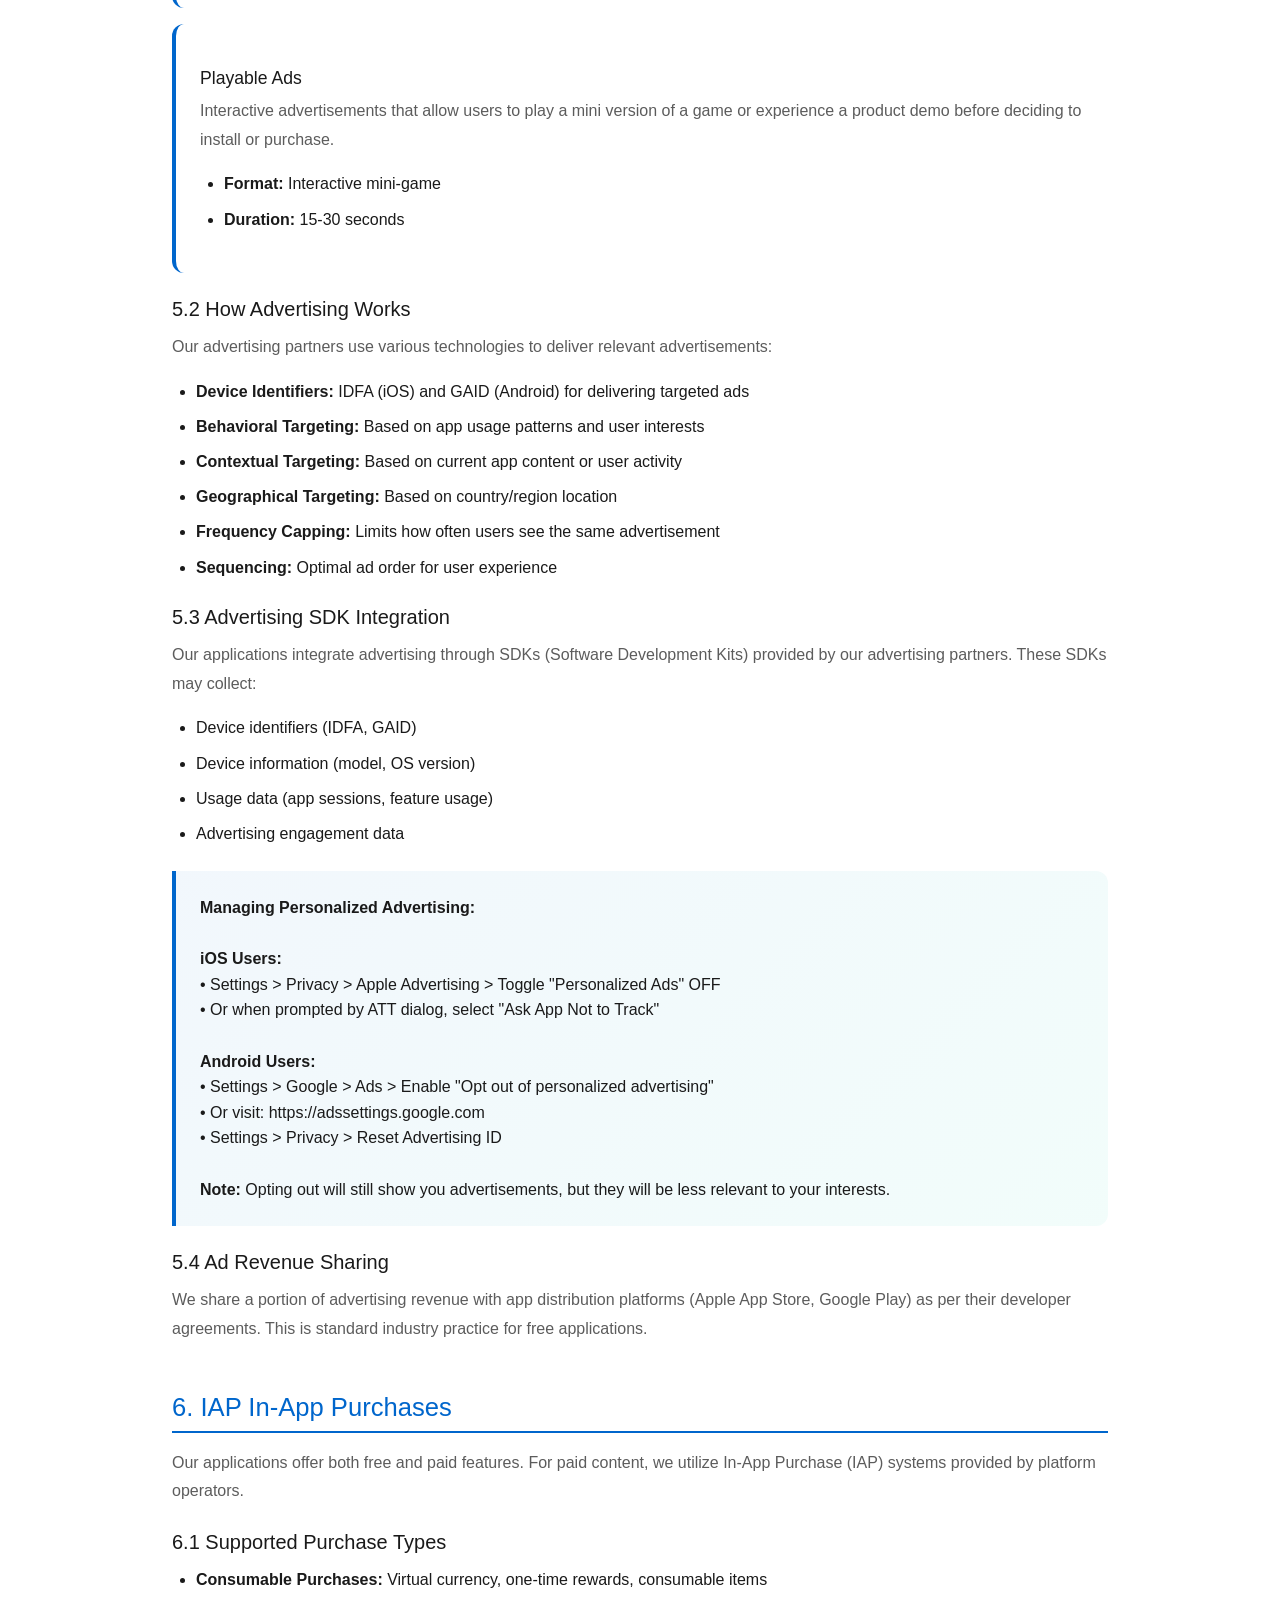
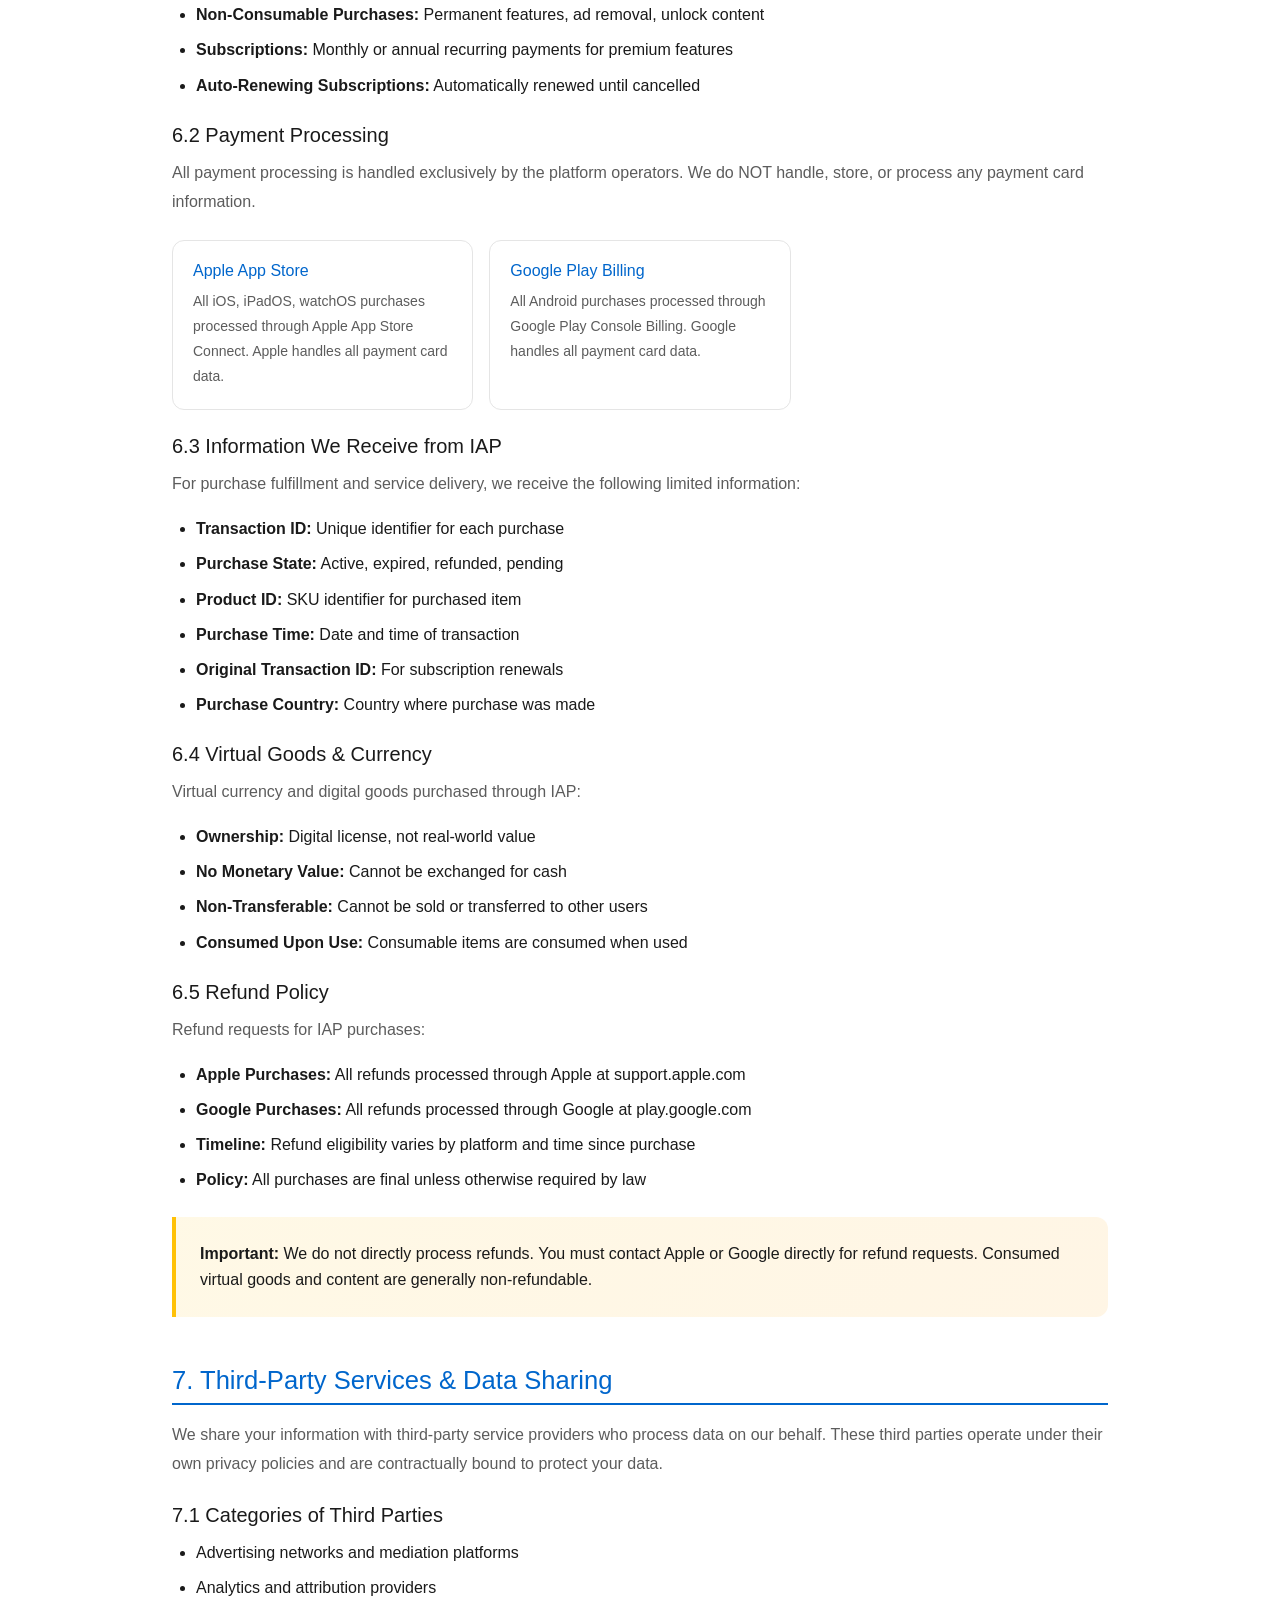
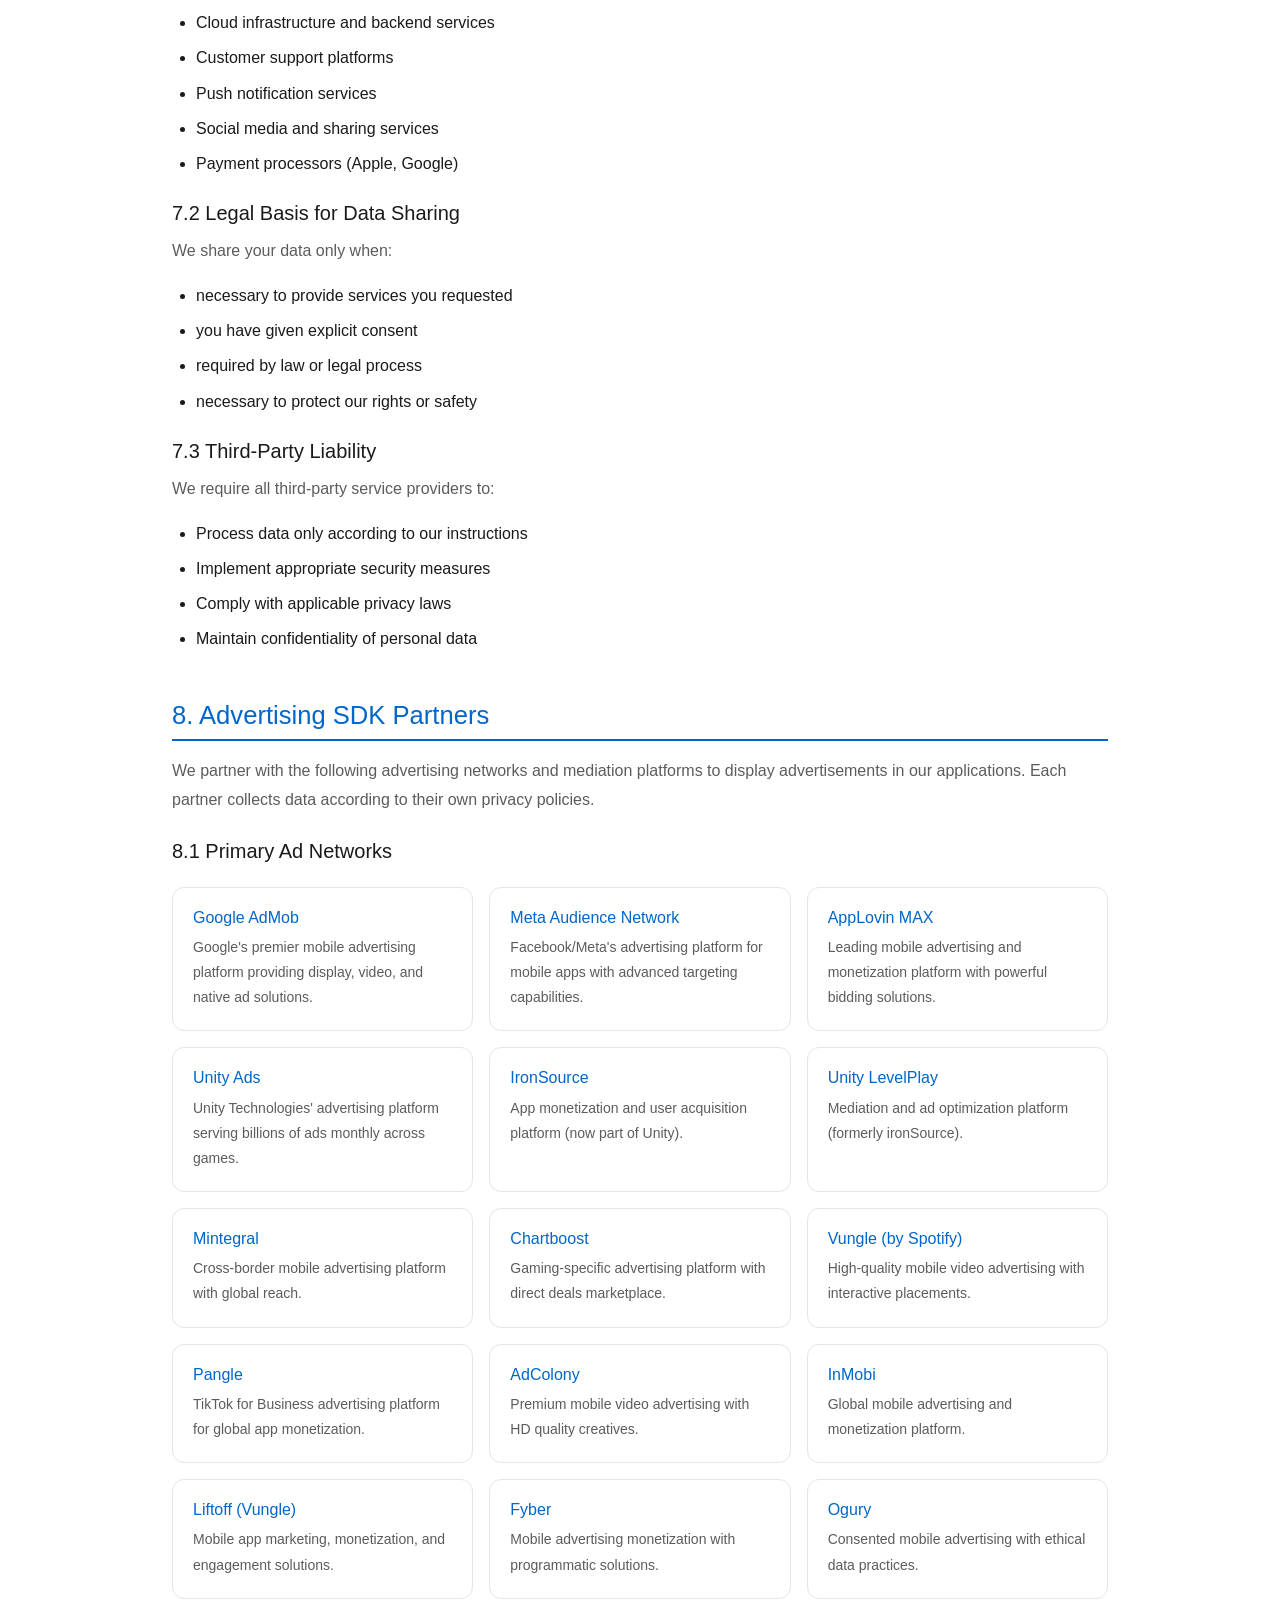
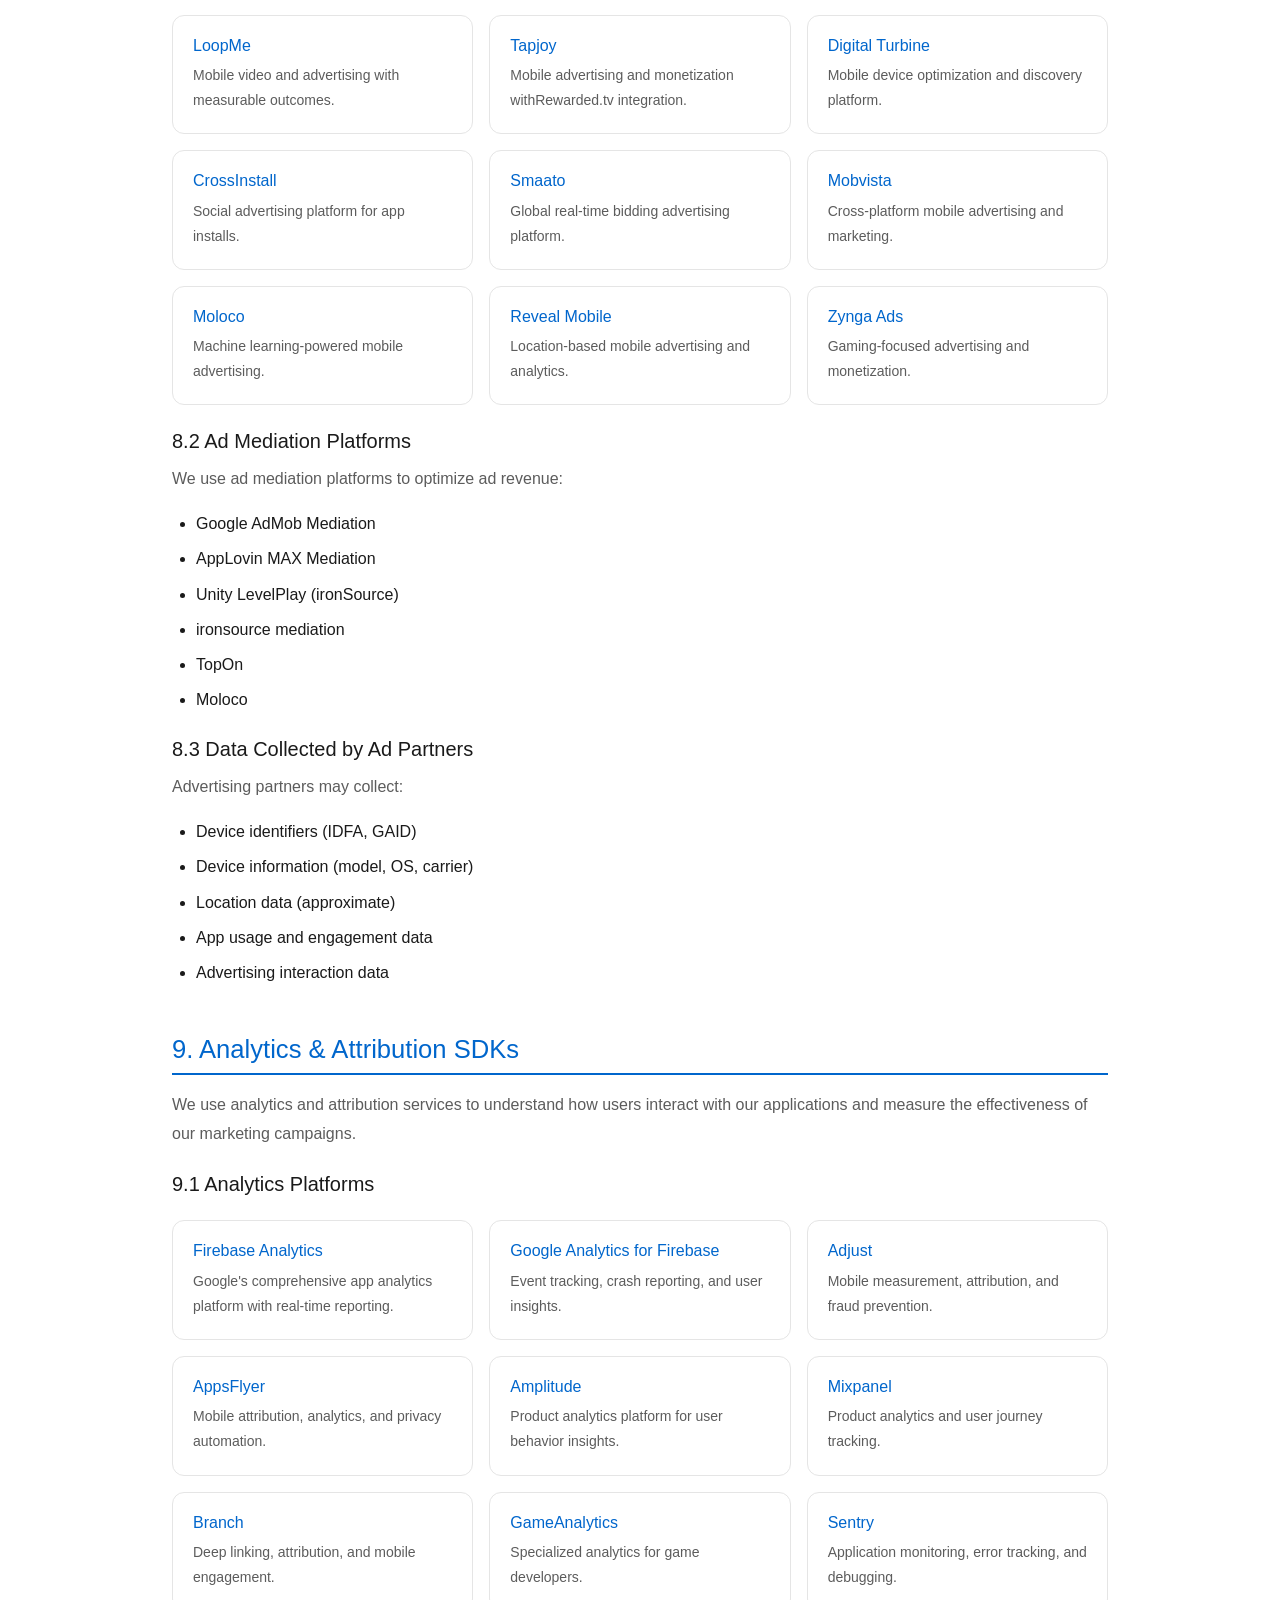
<file: privacy-policy.html>
<!DOCTYPE html>
<html lang="en">
<head>
    <meta charset="UTF-8">
    <meta name="viewport" content="width=device-width, initial-scale=1.0">
    <meta name="description" content="NetFlowAuto Privacy Policy - Comprehensive privacy policy for mobile applications covering GDPR, CCPA, COPPA, App Store and Google Play compliance for IAA and IAP monetization.">
    <meta name="robots" content="index, follow">
    <meta property="og:title" content="Privacy Policy - NetFlowAuto">
    <meta property="og:type" content="website">
    <link rel="canonical" href="https://netflowauto.com/privacy-policy">
    <title>Privacy Policy - NetFlowAuto</title>
    <link rel="icon" type="image/svg+xml" href="data:image/svg+xml,%3Csvg xmlns='http://www.w3.org/2000/svg' viewBox='0 0 100 100'%3E%3Cdefs%3E%3ClinearGradient id='g' x1='0%25' y1='0%25' x2='100%25' y2='100%25'%3E%3Cstop offset='0%25' style='stop-color:%230066cc'/%3E%3Cstop offset='100%25' style='stop-color:%2300d4aa'/%3E%3C/linearGradient%3E%3C/defs%3E%3Crect width='100' height='100' rx='20' fill='url(%23g)'/%3E%3Cpath d='M30 50 L45 65 L70 35' stroke='white' stroke-width='8' fill='none' stroke-linecap='round' stroke-linejoin='round'/%3E%3C/svg%3E">
    <link rel="stylesheet" href="css/style.css">
    <style>
        .legal-content { max-width: 1000px; margin: 0 auto; padding: 4rem 2rem; }
        .legal-content h1 { font-size: 2.5rem; margin-bottom: 0.5rem; }
        .legal-content .last-updated { color: var(--text-secondary); margin-bottom: 2rem; }
        .legal-content h2 { font-size: 1.6rem; margin-top: 3rem; margin-bottom: 1rem; color: var(--primary-color); border-bottom: 2px solid var(--primary-color); padding-bottom: 0.5rem; }
        .legal-content h3 { font-size: 1.25rem; margin-top: 1.5rem; margin-bottom: 0.75rem; }
        .legal-content h4 { font-size: 1.1rem; margin-top: 1.25rem; margin-bottom: 0.5rem; }
        .legal-content p { margin-bottom: 1rem; line-height: 1.8; }
        .legal-content ul, .legal-content ol { margin-bottom: 1rem; padding-left: 1.5rem; }
        .legal-content li { margin-bottom: 0.5rem; line-height: 1.7; }
        .legal-content a { color: var(--primary-color); text-decoration: none; }
        .legal-content a:hover { text-decoration: underline; }
        .toc { background: linear-gradient(135deg, rgba(0,102,204,0.08) 0%, rgba(0,212,170,0.08) 100%); padding: 2rem; border-radius: 16px; margin-bottom: 3rem; border: 1px solid rgba(0,102,204,0.2); }
        .toc h3 { margin-top: 0 !important; color: var(--primary-color); }
        .toc ul { columns: 2; column-gap: 2rem; margin: 0; padding-left: 1.5rem; }
        .toc li { break-inside: avoid; }
        .toc a { color: var(--text-primary); transition: color 0.3s; }
        .toc a:hover { color: var(--primary-color); }
        .highlight-box { background: linear-gradient(135deg, rgba(0,102,204,0.05) 0%, rgba(0,212,170,0.05) 100%); border-left: 4px solid var(--primary-color); padding: 1.5rem; margin: 1.5rem 0; border-radius: 0 12px 12px 0; }
        .sdk-grid { display: grid; grid-template-columns: repeat(auto-fill, minmax(280px, 1fr)); gap: 1rem; margin: 1.5rem 0; }
        .sdk-card { background: var(--bg-light); padding: 1.25rem; border-radius: 12px; border: 1px solid var(--border-color); transition: transform 0.3s, box-shadow 0.3s; }
        .sdk-card:hover { transform: translateY(-2px); box-shadow: 0 8px 24px rgba(0,0,0,0.1); }
        .sdk-card h4 { margin: 0 0 0.5rem 0; color: var(--primary-color); font-size: 1rem; }
        .sdk-card p { margin: 0; font-size: 0.875rem; color: var(--text-secondary); }
        .warning-box { background: linear-gradient(135deg, rgba(255,193,7,0.1) 0%, rgba(255,160,0,0.1) 100%); border-left: 4px solid #ffc107; padding: 1.5rem; margin: 1.5rem 0; border-radius: 0 12px 12px 0; }
        .info-box { background: linear-gradient(135deg, rgba(0,102,204,0.08) 0%, rgba(0,212,170,0.08) 100%); padding: 1.5rem; margin: 1.5rem 0; border-radius: 12px; border: 1px solid rgba(0,102,204,0.2); }
        .danger-box { background: rgba(220,53,69,0.08); border-left: 4px solid #dc3545; padding: 1.5rem; margin: 1.5rem 0; border-radius: 0 12px 12px 0; }
        .regulation-badge { display: inline-block; background: var(--primary-color); color: white; padding: 0.25rem 0.75rem; border-radius: 20px; font-size: 0.75rem; margin-right: 0.5rem; margin-bottom: 0.5rem; font-weight: 600; }
        .ad-format-card { background: var(--bg-light); padding: 1.5rem; border-radius: 12px; margin: 1rem 0; border-left: 4px solid var(--primary-color); }
        table { width: 100%; border-collapse: collapse; margin: 1.5rem 0; }
        th, td { padding: 1rem; text-align: left; border-bottom: 1px solid var(--border-color); }
        th { background: linear-gradient(135deg, rgba(0,102,204,0.1) 0%, rgba(0,212,170,0.1) 100%); font-weight: 600; }
        tr:hover { background: rgba(0,102,204,0.03); }
    </style>
</head>
<body>
    <header class="header">
        <div class="header-container">
            <a href="index.html" class="logo">
                <svg viewBox="0 0 100 100" fill="none"><defs><linearGradient id="logoGradient" x1="0%" y1="0%" x2="100%" y2="100%"><stop offset="0%" style="stop-color:#0066cc"/><stop offset="100%" style="stop-color:#00d4aa"/></linearGradient></defs><rect width="100" height="100" rx="20" fill="url(#logoGradient)"/><path d="M30 50 L45 65 L70 35" stroke="white" stroke-width="8" fill="none" stroke-linecap="round" stroke-linejoin="round"/></svg>
                NetFlowAuto
            </a>
            <nav class="nav">
                <a href="index.html" class="nav-link">Home</a>
                <a href="services.html" class="nav-link">Services</a>
                <a href="culture.html" class="nav-link">Culture</a>
                <a href="news.html" class="nav-link">News</a>
                <a href="contact.html" class="nav-link">Contact</a>
            </nav>
            <button class="mobile-menu-btn" aria-label="Toggle menu"><span></span><span></span><span></span></button>
        </div>
    </header>

    <main class="legal-content">
        <h1>Privacy Policy</h1>
        <p class="last-updated">Last Updated: April 27, 2026 | Effective Date: May 1, 2026</p>

        <div class="info-box">
            <strong>Important Notice:</strong> This Privacy Policy is designed to be fully compliant with Apple App Store Privacy Nutrition Labels, Google Play Data Safety Section, and all applicable international privacy regulations including GDPR, CCPA/CPRA, LGPD, COPPA, and more. Our applications utilize both IAA (In-App Advertising) and IAP (In-App Purchase) monetization models.
        </div>

        <div class="toc">
            <h3>Table of Contents</h3>
            <ul>
                <li><a href="#section1">1. Information We Collect</a></li>
                <li><a href="#section2">2. Collection Methods & Technologies</a></li>
                <li><a href="#section3">3. How We Use Your Information</a></li>
                <li><a href="#section4">4. Legal Basis for Processing (GDPR)</a></li>
                <li><a href="#section5">5. IAA Advertising & Ad Networks</a></li>
                <li><a href="#section6">6. IAP In-App Purchases</a></li>
                <li><a href="#section7">7. Third-Party Services & Data Sharing</a></li>
                <li><a href="#section8">8. Advertising SDK Partners</a></li>
                <li><a href="#section9">9. Analytics & Attribution SDKs</a></li>
                <li><a href="#section10">10. Cloud & Infrastructure Services</a></li>
                <li><a href="#section11">11. Social & Communication Services</a></li>
                <li><a href="#section12">12. Data Security Measures</a></li>
                <li><a href="#section13">13. International Data Transfers</a></li>
                <li><a href="#section14">14. Data Retention Policy</a></li>
                <li><a href="#section15">15. Children's Privacy (COPPA)</a></li>
                <li><a href="#section16">16. Age Verification & Parental Controls</a></li>
                <li><a href="#section17">17. Your Privacy Rights (Global)</a></li>
                <li><a href="#section18">18. GDPR Rights (EEA Users)</a></li>
                <li><a href="#section19">19. CCPA/CPRA Rights (California)</a></li>
                <li><a href="#section20">20. LGPD Rights (Brazil)</a></li>
                <li><a href="#section21">21. Additional Regional Rights</a></li>
                <li><a href="#section22">22. Cookie & Tracking Technologies</a></li>
                <li><a href="#section23">23. Device-Level Privacy Controls</a></li>
                <li><a href="#section24">24. App Store Requirements</a></li>
                <li><a href="#section25">25. Google Play Requirements</a></li>
                <li><a href="#section26">26. Data Breach Procedures</a></li>
                <li><a href="#section27">27. Changes to This Policy</a></li>
            </ul>
        </div>

        <h2 id="section1">1. Information We Collect</h2>
        
        <h3>1.1 Information You Provide to Us</h3>
        <p>We collect information you voluntarily provide when you:</p>
        <ul>
            <li><strong>Create an Account:</strong> Email address, username, display name, profile picture, password (encrypted/hashed)</li>
            <li><strong>Complete Your Profile:</strong> Avatar, bio, preferences, settings</li>
            <li><strong>Make In-App Purchases:</strong> Subscription details, purchase history, transaction IDs</li>
            <li><strong>Contact Customer Support:</strong> Name, email, device information, communication content, screenshots</li>
            <li><strong>Participate in Surveys:</strong> Survey responses, feedback, suggestions</li>
            <li><strong>Use Social Features:</strong> Comments, posts, messages, friend lists (if applicable)</li>
            <li><strong>Subscribe to Newsletters:</strong> Email address, communication preferences</li>
            <li><strong>Exercise Privacy Rights:</strong> Identity verification documents, authorization proof</li>
        </ul>

        <h3>1.2 Automatically Collected Information (IAA Support)</h3>
        <p>To support our advertising-based monetization (IAA - In-App Advertising), we and our advertising partners automatically collect:</p>

        <h4>1.2.1 Device Identifiers</h4>
        <table>
            <tr>
                <th>Platform</th>
                <th>Identifiers Collected</th>
            </tr>
            <tr>
                <td><strong>iOS</strong></td>
                <td>IDFA (Identifier for Advertisers), IDFV (Identifier for Vendors), device UUID, installation ID</td>
            </tr>
            <tr>
                <td><strong>Android</strong></td>
                <td>GAID (Google Advertising ID), Android ID, device UUID, installation ID</td>
            </tr>
            <tr>
                <td><strong>Cross-Platform</strong></td>
                <td>Session ID, installation ID, app instance ID</td>
            </tr>
        </table>

        <h4>1.2.2 Device Information</h4>
        <ul>
            <li>Device model, manufacturer, brand, family</li>
            <li>Operating system (iOS, Android, version)</li>
            <li>Screen size, resolution, pixel density (DPI)</li>
            <li>CPU architecture (arm64, armeabi-v7a, x86, etc.)</li>
            <li>Memory (RAM) capacity and available memory</li>
            <li>Storage capacity and available storage</li>
            <li>Battery level, charging status, battery health</li>
            <li>Network type (WiFi, 4G, 5G, VPN status)</li>
            <li>Carrier information (mobile network operator name, MCC, MNC)</li>
            <li>Language settings, locale, region</li>
            <li>Time zone, current time</li>
        </ul>

        <h4>1.2.3 Usage & Behavioral Data</h4>
        <ul>
            <li>App launches, session start/end times, session duration</li>
            <li>Feature usage (buttons pressed, screens viewed, time spent per screen)</li>
            <li>In-app actions (tasks completed, habits logged, settings changed)</li>
            <li>Interaction with content (scrolls, taps, swipes)</li>
            <li>App version, build number, update history</li>
            <li>First launch date, days since first launch</li>
        </ul>

        <h4>1.2.4 Advertising-Related Data</h4>
        <ul>
            <li><strong>Splash Ad Views:</strong> Number of splash ads viewed, completion rate</li>
            <li><strong>Interstitial Ad Views:</strong> Number of interstitial ads viewed, positions triggered</li>
            <li><strong>Rewarded Video Ad Views:</strong> Number of rewarded videos watched, rewards earned</li>
            <li><strong>Banner Ad Impressions:</strong> Number of banner ad impressions, click-through rate</li>
            <li><strong>Native Ad Interactions:</strong> Native ad views, engagement metrics</li>
            <li><strong>Ad Click Data:</strong> Click timestamps, conversion tracking</li>
            <li><strong>Attribution Data:</strong> Which ad network/campaign led to app install</li>
        </ul>

        <h4>1.2.5 Location Data</h4>
        <ul>
            <li><strong>Precise Location (GPS):</strong> Only collected with explicit consent for specific features</li>
            <li><strong>Approximate Location:</strong> Country, region, city derived from IP address</li>
            <li><strong>Time Zone:</strong> Automatically derived from device settings</li>
        </ul>

        <h3>1.3 Information from In-App Purchases (IAP)</h3>
        <p>All payment processing is handled exclusively by Apple (App Store Connect) or Google (Play Console Billing). We receive only:</p>
        <ul>
            <li>Transaction ID (unique identifier for each purchase)</li>
            <li>Purchase status (active, expired, refunded, pending)</li>
            <li>Product ID/SKU (identifier for purchased item)</li>
            <li>Transaction date and time (ISO 8601 format)</li>
            <li>Original transaction ID (for subscription renewals)</li>
            <li>Purchase country</li>
            <li><strong>NOTHING ELSE:</strong> No credit card numbers, bank details, or billing addresses</li>
        </ul>

        <h3>1.4 Sensitive Data Policy</h3>
        <p>We do NOT intentionally collect sensitive personal data including:</p>
        <ul>
            <li>Racial or ethnic origin</li>
            <li>Political opinions or religious beliefs</li>
            <li>Trade union membership</li>
            <li>Genetic data or biometric data (except for device authentication if applicable)</li>
            <li>Health information or medical records</li>
            <li>Sexual orientation or intimate details</li>
            <li>Financial account numbers or government ID numbers</li>
        </ul>
        <div class="warning-box">
            <strong>Note:</strong> If you voluntarily include sensitive information in app content (e.g., notes, journal entries), we will handle it with the same care as other personal data, but we do not request such information.
        </div>

        <h2 id="section2">2. Collection Methods & Technologies</h2>

        <h3>2.1 Direct Collection</h3>
        <ul>
            <li>Account registration forms</li>
            <li>In-app purchase flows</li>
            <li>Customer support tickets and chat</li>
            <li>Feedback forms and surveys</li>
            <li>Push notification interactions</li>
            <li>Email newsletter sign-ups</li>
        </ul>

        <h3>2.2 Automated Collection Technologies</h3>
        <ul>
            <li><strong>SDKs (Software Development Kits):</strong> Integrated into our apps for data collection</li>
            <li><strong>Cookies & Similar Technologies:</strong> For web services and web views</li>
            <li>Server logs (HTTP headers, access logs)</li>
            <li>Local storage (UserDefaults, SharedPreferences, SQLite)</li>
            <li>Cache data</li>
        </ul>

        <h3>2.3 Third-Party Collection</h3>
        <p>Our advertising and analytics partners collect data through their SDKs integrated into our applications. This includes:</p>
        <ul>
            <li>Device identifiers (IDFA, GAID)</li>
            <li>App usage and engagement metrics</li>
            <li>Advertising performance data</li>
            <li>Install attribution data</li>
            <li>Crash reports and performance data</li>
        </ul>

        <h2 id="section3">3. How We Use Your Information</h2>

        <h3>3.1 Core Service Operations</h3>
        <ul>
            <li>Providing, maintaining, and improving application functionality</li>
            <li>Processing in-app purchases and delivering virtual goods</li>
            <li>Managing user accounts and authentication</li>
            <li>Synchronizing data across multiple devices</li>
            <li>Delivering push notifications (with consent)</li>
            <li>Providing customer support services</li>
        </ul>

        <h3>3.2 Personalization & User Experience</h3>
        <ul>
            <li>Customizing app interface based on preferences</li>
            <li>Providing personalized content recommendations</li>
            <li>Remembering user settings and preferences</li>
            <li>Adapting user interface based on behavior patterns</li>
        </ul>

        <h3>3.3 IAA Advertising & Monetization</h3>
        <ul>
            <li>Delivering relevant advertisements based on interests and behavior</li>
            <li>Measuring ad effectiveness and attribution</li>
            <li>Frequency capping (limiting how often same ad is shown)</li>
            <li>Sequencing ads (optimal ad order)</li>
            <li>Providing rewarded video ads for virtual goods</li>
            <li>Optimizing ad placement for user experience</li>
            <li>Maximizing ad revenue fill rates</li>
            <li>A/B testing different ad formats and placements</li>
        </ul>

        <h3>3.4 Analytics & Product Improvement</h3>
        <ul>
            <li>Understanding user behavior and preferences</li>
            <li>Identifying popular features and usage patterns</li>
            <li>Diagnosing technical issues and bugs</li>
            <li>A/B testing new features</li>
            <li>Generating aggregated statistics</li>
            <li>Planning product roadmap</li>
            <li>Measuring user retention and engagement</li>
        </ul>

        <h3>3.5 Security & Fraud Prevention</h3>
        <ul>
            <li>Detecting and preventing fraud and cheating</li>
            <li>Identifying unauthorized access attempts</li>
            <li>Monitoring for malicious activity</li>
            <li>Enforcing Terms of Service</li>
            <li>Protecting intellectual property</li>
            <li>Preventing virtual currency abuse</li>
        </ul>

        <h3>3.6 Legal Compliance</h3>
        <ul>
            <li>Responding to legal requests (court orders, subpoenas, warrants)</li>
            <li>Complying with applicable laws and regulations</li>
            <li>Age verification and parental consent management</li>
            <li>Regulatory reporting obligations</li>
            <li>Tax compliance for in-app purchases</li>
        </ul>

        <h3>3.7 Communication</h3>
        <ul>
            <li>Sending service-related notifications</li>
            <li>Responding to support requests</li>
            <li>Marketing communications (with explicit consent)</li>
            <li>Product updates and announcements</li>
        </ul>

        <h2 id="section4">4. Legal Basis for Processing (GDPR)</h2>
        <p>If you are located in the European Economic Area (EEA), we process your personal data only when we have a valid legal basis under GDPR Article 6:</p>

        <h3>4.1 Consent (Article 6(1)(a))</h3>
        <p>We rely on consent for processing that is not necessary for contract performance:</p>
        <ul>
            <li>Non-essential cookies and tracking technologies</li>
            <li>Marketing communications via email</li>
            <li>Precise location data collection</li>
            <li>Personalized advertising (in jurisdictions requiring consent)</li>
            <li>Processing of certain categories of data</li>
        </ul>
        <p>Consent must be freely given, specific, informed, and unambiguous. You can withdraw consent at any time.</p>

        <h3>4.2 Contractual Necessity (Article 6(1)(b))</h3>
        <p>Processing necessary to perform our contract with you:</p>
        <ul>
            <li>Providing core app functionality</li>
            <li>Processing in-app purchases</li>
            <li>Managing your account</li>
            <li>Customer support services</li>
            <li>Delivering purchased virtual goods</li>
        </ul>

        <h3>4.3 Legitimate Interests (Article 6(1)(f))</h3>
        <p>Processing for our legitimate business interests, balanced against your rights:</p>
        <ul>
            <li>Analytics and product improvement</li>
            <li>Security and fraud prevention</li>
            <li>Basic advertising (non-personalized)</li>
            <li>Network and information security</li>
            <li>Direct marketing (where permitted)</li>
        </ul>

        <h3>4.4 Legal Obligation (Article 6(1)(c))</h3>
        <p>Processing required by law:</p>
        <ul>
            <li>Tax records for in-app purchases</li>
            <li>Regulatory compliance</li>
            <li>Responding to legal requests</li>
            <li>Financial reporting</li>
        </ul>

        <h3>4.5 Vital Interests (Article 6(1)(d))</h3>
        <p>Processing necessary to protect someone's life:</p>
        <ul>
            <li>Emergency services integration (if applicable)</li>
            <li>Safety features (if applicable)</li>
        </ul>

        <h2 id="section5">5. IAA Advertising & Ad Networks</h2>
        <p>Our applications generate revenue through In-App Advertising (IAA). This section details how we use advertising to support our free applications and the data involved in this process.</p>

        <h3>5.1 Types of Advertisements We Display</h3>
        <p>We integrate the following advertising formats to monetize our free applications:</p>

        <div class="ad-format-card">
            <h4>Splash Ads (App Launch Ads)</h4>
            <p>Full-screen advertisements displayed when the application first launches. These ads are shown only during the first launch session to introduce the user to our app without disrupting the user experience.</p>
            <ul>
                <li><strong>Format:</strong> Static image or video</li>
                <li><strong>Duration:</strong> 3-5 seconds</li>
                <li><strong>Frequency:</strong> First launch only</li>
            </ul>
        </div>

        <div class="ad-format-card">
            <h4>Interstitial Ads (Full-Screen Ads)</h4>
            <p>Full-screen advertisements displayed at natural transition points within the application, such as between levels, after completing a task, or when exiting a screen.</p>
            <ul>
                <li><strong>Format:</strong> Image, GIF, or video</li>
                <li><strong>Duration:</strong> 5-15 seconds</li>
                <li><strong>Frequency:</strong> Triggered at designated intervals (e.g., every 3 sessions)</li>
            </ul>
        </div>

        <div class="ad-format-card">
            <h4>Rewarded Video Ads</h4>
            <p>User-initiated full-screen video advertisements that users voluntarily watch to receive in-app rewards such as virtual currency, additional features, or extended access.</p>
            <ul>
                <li><strong>Format:</strong> Video (15-30 seconds)</li>
                <li><strong>Control:</strong> User-initiated, optional</li>
                <li><strong>Benefit:</strong> In-app rewards (virtual currency, features)</li>
            </ul>
        </div>

        <div class="ad-format-card">
            <h4>Banner Ads</h4>
            <p>Rectangular display advertisements shown at the top or bottom of screen content. These ads continuously display throughout the application usage.</p>
            <ul>
                <li><strong>Format:</strong> Static image or rich media</li>
                <li><strong>Size:</strong> Standard IAB banner sizes (320x50, 320x100, 300x250)</li>
                <li><strong>Position:</strong> Top or bottom of screen</li>
            </ul>
        </div>

        <div class="ad-format-card">
            <h4>Native Ads</h4>
            <p>Advertisements designed to match the visual style and format of the surrounding application content, providing a seamless advertising experience.</p>
            <ul>
                <li><strong>Format:</strong> Matches app design</li>
                <li><strong>Integration:</strong> In-feed content, recommendation widgets</li>
            </ul>
        </div>

        <div class="ad-format-card">
            <h4>Playable Ads</h4>
            <p>Interactive advertisements that allow users to play a mini version of a game or experience a product demo before deciding to install or purchase.</p>
            <ul>
                <li><strong>Format:</strong> Interactive mini-game</li>
                <li><strong>Duration:</strong> 15-30 seconds</li>
            </ul>
        </div>

        <h3>5.2 How Advertising Works</h3>
        <p>Our advertising partners use various technologies to deliver relevant advertisements:</p>
        <ul>
            <li><strong>Device Identifiers:</strong> IDFA (iOS) and GAID (Android) for delivering targeted ads</li>
            <li><strong>Behavioral Targeting:</strong> Based on app usage patterns and user interests</li>
            <li><strong>Contextual Targeting:</strong> Based on current app content or user activity</li>
            <li><strong>Geographical Targeting:</strong> Based on country/region location</li>
            <li><strong>Frequency Capping:</strong> Limits how often users see the same advertisement</li>
            <li><strong>Sequencing:</strong> Optimal ad order for user experience</li>
        </ul>

        <h3>5.3 Advertising SDK Integration</h3>
        <p>Our applications integrate advertising through SDKs (Software Development Kits) provided by our advertising partners. These SDKs may collect:</p>
        <ul>
            <li>Device identifiers (IDFA, GAID)</li>
            <li>Device information (model, OS version)</li>
            <li>Usage data (app sessions, feature usage)</li>
            <li>Advertising engagement data</li>
        </ul>

        <div class="highlight-box">
            <strong>Managing Personalized Advertising:</strong><br><br>
            <strong>iOS Users:</strong><br>
            • Settings > Privacy > Apple Advertising > Toggle "Personalized Ads" OFF<br>
            • Or when prompted by ATT dialog, select "Ask App Not to Track"<br><br>
            <strong>Android Users:</strong><br>
            • Settings > Google > Ads > Enable "Opt out of personalized advertising"<br>
            • Or visit: https://adssettings.google.com<br>
            • Settings > Privacy > Reset Advertising ID<br><br>
            <strong>Note:</strong> Opting out will still show you advertisements, but they will be less relevant to your interests.
        </div>

        <h3>5.4 Ad Revenue Sharing</h3>
        <p>We share a portion of advertising revenue with app distribution platforms (Apple App Store, Google Play) as per their developer agreements. This is standard industry practice for free applications.</p>

        <h2 id="section6">6. IAP In-App Purchases</h2>
        <p>Our applications offer both free and paid features. For paid content, we utilize In-App Purchase (IAP) systems provided by platform operators.</p>

        <h3>6.1 Supported Purchase Types</h3>
        <ul>
            <li><strong>Consumable Purchases:</strong> Virtual currency, one-time rewards, consumable items</li>
            <li><strong>Non-Consumable Purchases:</strong> Permanent features, ad removal, unlock content</li>
            <li><strong>Subscriptions:</strong> Monthly or annual recurring payments for premium features</li>
            <li><strong>Auto-Renewing Subscriptions:</strong> Automatically renewed until cancelled</li>
        </ul>

        <h3>6.2 Payment Processing</h3>
        <p>All payment processing is handled exclusively by the platform operators. We do NOT handle, store, or process any payment card information.</p>

        <div class="sdk-grid">
            <div class="sdk-card">
                <h4>Apple App Store</h4>
                <p>All iOS, iPadOS, watchOS purchases processed through Apple App Store Connect. Apple handles all payment card data.</p>
            </div>
            <div class="sdk-card">
                <h4>Google Play Billing</h4>
                <p>All Android purchases processed through Google Play Console Billing. Google handles all payment card data.</p>
            </div>
        </div>

        <h3>6.3 Information We Receive from IAP</h3>
        <p>For purchase fulfillment and service delivery, we receive the following limited information:</p>
        <ul>
            <li><strong>Transaction ID:</strong> Unique identifier for each purchase</li>
            <li><strong>Purchase State:</strong> Active, expired, refunded, pending</li>
            <li><strong>Product ID:</strong> SKU identifier for purchased item</li>
            <li><strong>Purchase Time:</strong> Date and time of transaction</li>
            <li><strong>Original Transaction ID:</strong> For subscription renewals</li>
            <li><strong>Purchase Country:</strong> Country where purchase was made</li>
        </ul>

        <h3>6.4 Virtual Goods & Currency</h3>
        <p>Virtual currency and digital goods purchased through IAP:</p>
        <ul>
            <li><strong>Ownership:</strong> Digital license, not real-world value</li>
            <li><strong>No Monetary Value:</strong> Cannot be exchanged for cash</li>
            <li><strong>Non-Transferable:</strong> Cannot be sold or transferred to other users</li>
            <li><strong>Consumed Upon Use:</strong> Consumable items are consumed when used</li>
        </ul>

        <h3>6.5 Refund Policy</h3>
        <p>Refund requests for IAP purchases:</p>
        <ul>
            <li><strong>Apple Purchases:</strong> All refunds processed through Apple at support.apple.com</li>
            <li><strong>Google Purchases:</strong> All refunds processed through Google at play.google.com</li>
            <li><strong>Timeline:</strong> Refund eligibility varies by platform and time since purchase</li>
            <li><strong>Policy:</strong> All purchases are final unless otherwise required by law</li>
        </ul>

        <div class="warning-box">
            <strong>Important:</strong> We do not directly process refunds. You must contact Apple or Google directly for refund requests. Consumed virtual goods and content are generally non-refundable.
        </div>

        <h2 id="section7">7. Third-Party Services & Data Sharing</h2>
        <p>We share your information with third-party service providers who process data on our behalf. These third parties operate under their own privacy policies and are contractually bound to protect your data.</p>

        <h3>7.1 Categories of Third Parties</h3>
        <ul>
            <li>Advertising networks and mediation platforms</li>
            <li>Analytics and attribution providers</li>
            <li>Cloud infrastructure and backend services</li>
            <li>Customer support platforms</li>
            <li>Push notification services</li>
            <li>Social media and sharing services</li>
            <li>Payment processors (Apple, Google)</li>
        </ul>

        <h3>7.2 Legal Basis for Data Sharing</h3>
        <p>We share your data only when:</p>
        <ul>
            <li>necessary to provide services you requested</li>
            <li>you have given explicit consent</li>
            <li>required by law or legal process</li>
            <li>necessary to protect our rights or safety</li>
        </ul>

        <h3>7.3 Third-Party Liability</h3>
        <p>We require all third-party service providers to:</p>
        <ul>
            <li>Process data only according to our instructions</li>
            <li>Implement appropriate security measures</li>
            <li>Comply with applicable privacy laws</li>
            <li>Maintain confidentiality of personal data</li>
        </ul>

        <h2 id="section8">8. Advertising SDK Partners</h2>
        <p>We partner with the following advertising networks and mediation platforms to display advertisements in our applications. Each partner collects data according to their own privacy policies.</p>

        <h3>8.1 Primary Ad Networks</h3>
        <div class="sdk-grid">
            <div class="sdk-card">
                <h4>Google AdMob</h4>
                <p>Google's premier mobile advertising platform providing display, video, and native ad solutions.</p>
            </div>
            <div class="sdk-card">
                <h4>Meta Audience Network</h4>
                <p>Facebook/Meta's advertising platform for mobile apps with advanced targeting capabilities.</p>
            </div>
            <div class="sdk-card">
                <h4>AppLovin MAX</h4>
                <p>Leading mobile advertising and monetization platform with powerful bidding solutions.</p>
            </div>
            <div class="sdk-card">
                <h4>Unity Ads</h4>
                <p>Unity Technologies' advertising platform serving billions of ads monthly across games.</p>
            </div>
            <div class="sdk-card">
                <h4>IronSource</h4>
                <p>App monetization and user acquisition platform (now part of Unity).</p>
            </div>
            <div class="sdk-card">
                <h4>Unity LevelPlay</h4>
                <p>Mediation and ad optimization platform (formerly ironSource).</p>
            </div>
            <div class="sdk-card">
                <h4>Mintegral</h4>
                <p>Cross-border mobile advertising platform with global reach.</p>
            </div>
            <div class="sdk-card">
                <h4>Chartboost</h4>
                <p>Gaming-specific advertising platform with direct deals marketplace.</p>
            </div>
            <div class="sdk-card">
                <h4>Vungle (by Spotify)</h4>
                <p>High-quality mobile video advertising with interactive placements.</p>
            </div>
            <div class="sdk-card">
                <h4>Pangle</h4>
                <p>TikTok for Business advertising platform for global app monetization.</p>
            </div>
            <div class="sdk-card">
                <h4>AdColony</h4>
                <p>Premium mobile video advertising with HD quality creatives.</p>
            </div>
            <div class="sdk-card">
                <h4>InMobi</h4>
                <p>Global mobile advertising and monetization platform.</p>
            </div>
            <div class="sdk-card">
                <h4>Liftoff (Vungle)</h4>
                <p>Mobile app marketing, monetization, and engagement solutions.</p>
            </div>
            <div class="sdk-card">
                <h4>Fyber</h4>
                <p>Mobile advertising monetization with programmatic solutions.</p>
            </div>
            <div class="sdk-card">
                <h4>Ogury</h4>
                <p>Consented mobile advertising with ethical data practices.</p>
            </div>
            <div class="sdk-card">
                <h4>LoopMe</h4>
                <p>Mobile video and advertising with measurable outcomes.</p>
            </div>
            <div class="sdk-card">
                <h4>Tapjoy</h4>
                <p>Mobile advertising and monetization withRewarded.tv integration.</p>
            </div>
            <div class="sdk-card">
                <h4>Digital Turbine</h4>
                <p>Mobile device optimization and discovery platform.</p>
            </div>
            <div class="sdk-card">
                <h4>CrossInstall</h4>
                <p>Social advertising platform for app installs.</p>
            </div>
            <div class="sdk-card">
                <h4>Smaato</h4>
                <p>Global real-time bidding advertising platform.</p>
            </div>
            <div class="sdk-card">
                <h4>Mobvista</h4>
                <p>Cross-platform mobile advertising and marketing.</p>
            </div>
            <div class="sdk-card">
                <h4>Moloco</h4>
                <p>Machine learning-powered mobile advertising.</p>
            </div>
            <div class="sdk-card">
                <h4>Reveal Mobile</h4>
                <p>Location-based mobile advertising and analytics.</p>
            </div>
            <div class="sdk-card">
                <h4>Zynga Ads</h4>
                <p>Gaming-focused advertising and monetization.</p>
            </div>
        </div>

        <h3>8.2 Ad Mediation Platforms</h3>
        <p>We use ad mediation platforms to optimize ad revenue:</p>
        <ul>
            <li>Google AdMob Mediation</li>
            <li>AppLovin MAX Mediation</li>
            <li>Unity LevelPlay (ironSource)</li>
            <li>ironsource mediation</li>
            <li>TopOn</li>
            <li>Moloco</li>
        </ul>

        <h3>8.3 Data Collected by Ad Partners</h3>
        <p>Advertising partners may collect:</p>
        <ul>
            <li>Device identifiers (IDFA, GAID)</li>
            <li>Device information (model, OS, carrier)</li>
            <li>Location data (approximate)</li>
            <li>App usage and engagement data</li>
            <li>Advertising interaction data</li>
        </ul>

        <h2 id="section9">9. Analytics & Attribution SDKs</h2>
        <p>We use analytics and attribution services to understand how users interact with our applications and measure the effectiveness of our marketing campaigns.</p>

        <h3>9.1 Analytics Platforms</h3>
        <div class="sdk-grid">
            <div class="sdk-card">
                <h4>Firebase Analytics</h4>
                <p>Google's comprehensive app analytics platform with real-time reporting.</p>
            </div>
            <div class="sdk-card">
                <h4>Google Analytics for Firebase</h4>
                <p>Event tracking, crash reporting, and user insights.</p>
            </div>
            <div class="sdk-card">
                <h4>Adjust</h4>
                <p>Mobile measurement, attribution, and fraud prevention.</p>
            </div>
            <div class="sdk-card">
                <h4>AppsFlyer</h4>
                <p>Mobile attribution, analytics, and privacy automation.</p>
            </div>
            <div class="sdk-card">
                <h4>Amplitude</h4>
                <p>Product analytics platform for user behavior insights.</p>
            </div>
            <div class="sdk-card">
                <h4>Mixpanel</h4>
                <p>Product analytics and user journey tracking.</p>
            </div>
            <div class="sdk-card">
                <h4>Branch</h4>
                <p>Deep linking, attribution, and mobile engagement.</p>
            </div>
            <div class="sdk-card">
                <h4>GameAnalytics</h4>
                <p>Specialized analytics for game developers.</p>
            </div>
            <div class="sdk-card">
                <h4>Sentry</h4>
                <p>Application monitoring, error tracking, and debugging.</p>
            </div>
            <div class="sdk-card">
                <h4>Firebase Crashlytics</h4>
                <p>Real-time crash reporting and analytics.</p>
            </div>
            <div class="sdk-card">
                <h4>Baidu Mob Intelligence</h4>
                <p>Analytics platform for China market.</p>
            </div>
            <div class="sdk-card">
                <h4>Tencent Analytics</h4>
                <p>Analytics for apps distributed in China.</p>
            </div>
        </div>

        <h3>9.2 Data Collected by Analytics</h3>
        <ul>
            <li><strong>Event Data:</strong> Actions users take within the app</li>
            <li><strong>Session Data:</strong> App launches, duration, frequency</li>
            <li><strong>Device Data:</strong> Model, OS, screen size, language</li>
            <li><strong>Performance Data:</strong> Load times, crashes, errors</li>
            <li><strong>Attribution Data:</strong> How users discovered the app</li>
        </ul>

        <h2 id="section10">10. Cloud & Infrastructure Services</h2>
        <p>We use cloud services to host our applications, store data, and deliver content.</p>

        <h3>10.1 Cloud Platforms</h3>
        <div class="sdk-grid">
            <div class="sdk-card">
                <h4>Firebase (Google Cloud)</h4>
                <p>Authentication, Firestore database, hosting, cloud functions, storage.</p>
            </div>
            <div class="sdk-card">
                <h4>Amazon Web Services (AWS)</h4>
                <p>Cloud hosting, storage, content delivery, and compute services.</p>
            </div>
            <div class="sdk-card">
                <h4>Google Cloud Platform</h4>
                <p>Cloud services, APIs, and machine learning.</p>
            </div>
            <div class="sdk-card">
                <h4>Cloudflare</h4>
                <p>Content delivery network, DDoS protection, and security.</p>
            </div>
            <div class="sdk-card">
                <h4>Microsoft Azure</h4>
                <p>Cloud hosting and services.</p>
            </div>
            <div class="sdk-card">
                <h4>Alibaba Cloud</h4>
                <p>Cloud services for China market.</p>
            </div>
        </div>

        <h2 id="section11">11. Social & Communication Services</h2>
        <p>We integrate social and communication services to enhance user experience.</p>

        <h3>11.1 Push Notification Services</h3>
        <div class="sdk-grid">
            <div class="sdk-card">
                <h4>Firebase Cloud Messaging (FCM)</h4>
                <p>Cross-platform push notifications for iOS and Android.</p>
            </div>
            <div class="sdk-card">
                <h4>Apple Push Notification Service (APNs)</h4>
                <p>iOS push notifications for iPhone, iPad, and Apple Watch.</p>
            </div>
            <div class="sdk-card">
                <h4>OneSignal</h4>
                <p>Multi-platform push notification service.</p>
            </div>
        </div>

        <h3>11.2 Customer Support</h3>
        <div class="sdk-grid">
            <div class="sdk-card">
                <h4>Zendesk</h4>
                <p>Customer support ticketing and communication.</p>
            </div>
            <div class="sdk-card">
                <h4>Intercom</h4>
                <p>Customer messaging and support platform.</p>
            </div>
            <div class="sdk-card">
                <h4>Freshdesk</h4>
                <p>Customer support software.</p>
            </div>
        </div>

        <h3>11.3 Social Features</h3>
        <ul>
            <li>Facebook SDK (social login, sharing)</li>
            <li>Google Sign-In (authentication)</li>
            <li>Apple Sign-In (authentication)</li>
            <li>Native sharing APIs</li>
        </ul>

        <h2 id="section12">12. Data Security Measures</h2>
        <p>We implement comprehensive technical and organizational measures to protect your personal data from unauthorized access, use, or disclosure.</p>

        <h3>12.1 Encryption</h3>
        <ul>
            <li><strong>Data in Transit:</strong> TLS 1.2/1.3 encryption for all network communications</li>
            <li><strong>Data at Rest:</strong> AES-256 encryption for stored data</li>
            <li><strong>End-to-End Encryption:</strong> For sensitive communications where applicable</li>
            <li><strong>Certificate Pinning:</strong> For API communications to prevent MITM attacks</li>
        </ul>

        <h3>12.2 Access Controls</h3>
        <ul>
            <li>Role-based access control (RBAC) for internal systems</li>
            <li>Multi-factor authentication (MFA) for all employee accounts</li>
            <li>Principle of least privilege for data access</li>
            <li>Regular access reviews and audits</li>
            <li>Automatic account lockout after failed attempts</li>
        </ul>

        <h3>12.3 Network Security</h3>
        <ul>
            <li>Enterprise-grade firewalls</li>
            <li>Intrusion detection and prevention systems</li>
            <li>DDoS protection</li>
            <li>VPN access for remote employees</li>
            <li>Network segmentation</li>
        </ul>

        <h3>12.4 Application Security</h3>
        <ul>
            <li>Secure coding practices following OWASP guidelines</li>
            <li>Regular code reviews and security testing</li>
            <li>Penetration testing by third-party security firms</li>
            <li>Automated vulnerability scanning</li>
            <li>Regular security updates and patches</li>
            <li>Secure dependency management</li>
        </ul>

        <h3>12.5 Data Minimization</h3>
        <ul>
            <li>Collect only data necessary for stated purposes</li>
            <li>Anonymize/pseudonymize data where possible</li>
            <li>Aggregate statistics for analytics</li>
            <li>Regular data purging and cleanup</li>
        </ul>

        <h2 id="section13">13. International Data Transfers</h2>
        <p>As a global company serving users worldwide, your data may be transferred to and processed in countries outside your residence.</p>

        <h3>13.1 Countries Where Data May Be Processed</h3>
        <ul>
            <li>United States (primary data center)</li>
            <li>European Union member states</li>
            <li>United Kingdom</li>
            <li>Singapore</li>
            <li>Japan</li>
            <li>Australia</li>
            <li>India</li>
            <li>Brazil</li>
            <li>Other countries where our service providers operate</li>
        </ul>

        <h3>13.2 Safeguards for International Transfers</h3>
        <ul>
            <li><strong>Standard Contractual Clauses (SCCs):</strong> EU-approved contracts for data transfers</li>
            <li><strong>Binding Corporate Rules (BCRs):</strong> Internal policies for intra-group transfers</li>
            <li><strong>Adequacy Decisions:</strong> Transfers to countries with adequate data protection</li>
            <li><strong>Data Processing Agreements:</strong> Contracts requiring data protection</li>
            <li><strong>Certification Mechanisms:</strong> Approved certification schemes</li>
        </ul>

        <h3>13.3 Transfer Impact Assessments</h3>
        <p>We conduct transfer impact assessments (TIAs) to evaluate risks of international data transfers and implement appropriate supplementary measures.</p>

        <h2 id="section14">14. Data Retention Policy</h2>
        <p>We retain your data only as long as necessary to fulfill the purposes outlined in this policy, unless a longer retention period is required by law.</p>

        <h3>14.1 Retention Periods</h3>
        <table>
            <tr>
                <th>Data Type</th>
                <th>Retention Period</th>
            </tr>
            <tr>
                <td>Account Information</td>
                <td>Until account deletion + 30 days</td>
            </tr>
            <tr>
                <td>Purchase History</td>
                <td>7 years (tax compliance)</td>
            </tr>
            <tr>
                <td>Usage Analytics (Personal)</td>
                <td>14 months</td>
            </tr>
            <tr>
                <td>Usage Analytics (Aggregated)</td>
                <td>26 months</td>
            </tr>
            <tr>
                <td>Advertising Data</td>
                <td>13 months (IAB standard)</td>
            </tr>
            <tr>
                <td>Support Communications</td>
                <td>3 years after resolution</td>
            </tr>
            <tr>
                <td>Crash Logs</td>
                <td>90 days</td>
            </tr>
            <tr>
                <td>Marketing Data</td>
                <td>Until consent withdrawn + 30 days</td>
            </tr>
            <tr>
                <td>Legal Documents</td>
                <td>As required by applicable law</td>
            </tr>
        </table>

        <h3>14.2 Deletion Procedures</h3>
        <p>When you request deletion or when retention period expires:</p>
        <ul>
            <li>Data is removed from active databases</li>
            <li>Backup data is purged according to backup schedules</li>
            <li>Third parties are notified to delete their copies</li>
            <li>Deletion is verified through audit processes</li>
        </ul>

        <h2 id="section15">15. Children's Privacy (COPPA)</h2>
        <p>We take children's privacy seriously and comply with the Children's Online Privacy Protection Act (COPPA) and related regulations.</p>

        <h3>15.1 Age Restrictions</h3>
        <ul>
            <li>Our applications are not intended for children under 13 years of age</li>
            <li>We do not knowingly collect personal data from children under 13</li>
            <li>Our applications do not contain content that is inappropriate for children</li>
        </ul>

        <h3>15.2 COPPA Compliance</h3>
        <p>To comply with COPPA, we:</p>
        <ul>
            <li>Do not knowingly collect personal information from children under 13</li>
            <li>Do not allow users under 13 to create accounts without parental consent</li>
            <li>Do not use personal data of children for advertising targeting</li>
            <li>Immediately delete any data collected from children if discovered</li>
        </ul>

        <h3>15.3 If We Discover Child Data Collection</h3>
        <p>If we discover that we have collected data from a child under 13 without parental consent:</p>
        <ol>
            <li>We will immediately delete that data</li>
            <li>We will cease any related data processing activities</li>
            <li>We will implement measures to prevent future collection</li>
            <li>We will notify relevant authorities if required</li>
        </ol>

        <h2 id="section16">16. Age Verification & Parental Controls</h2>
        <p>We implement age verification and parental consent mechanisms as required by various regulations.</p>

        <h3>16.1 Age Gate Implementation</h3>
        <p>Our applications may include age verification prompts:</p>
        <ul>
            <li>Initial age confirmation on first launch</li>
            <li>Age verification before certain features</li>
            <li>Parental consent collection for regulated features</li>
        </ul>

        <h3>16.2 Parental Consent (COPPA)</h3>
        <p>For features requiring data collection from users under 13, we implement:</p>
        <ul>
            <li>Verifiable Parental Consent (VPC) mechanisms</li>
            <li>Signed consent forms</li>
            <li>Credit card verification (as per COPPA safe harbor)</li>
            <li>Government ID verification (where permitted)</li>
        </ul>

        <h3>16.3 California Age-Appropriate Design Code</h3>
        <p>For California users, we comply with the Age-Appropriate Design Code Act:</p>
        <ul>
            <li>High privacy defaults for child users</li>
            <li>No use of children's data for profiling</li>
            <li>No collection of precise location from children</li>
            <li>Default settings that minimize data collection</li>
        </ul>

        <h3>16.4 UK Children's Code</h3>
        <p>We comply with the UK Age Appropriate Design Code by implementing:</p>
        <ul>
            <li>High privacy defaults</li>
            <li>Data minimization principles</li>
            <li>No targeted advertising to children</li>
            <li>Age-appropriate age verification</li>
        </ul>

        <h2 id="section17">17. Your Privacy Rights (Global)</h2>
        <p>Depending on your location, you have the following rights regarding your personal data.</p>

        <h3>17.1 Universal Rights</h3>
        <ul>
            <li><strong>Right to Access:</strong> Request a copy of your personal data</li>
            <li><strong>Right to Know:</strong> Know what data is collected about you</li>
            <li><strong>Right to Delete:</strong> Request deletion of your data</li>
            <li><strong>Right to Correct:</strong> Correct inaccurate data</li>
            <li><strong>Right to Object:</strong> Object to certain processing activities</li>
        </ul>

        <h3>17.2 How to Exercise Your Rights</h3>
        <ol>
            <li>Send an email to <a href="mailto:contact@netflowauto.com">contact@netflowauto.com</a></li>
            <li>Include your name, email, and specific rights you wish to exercise</li>
            <li>We may verify your identity before processing</li>
            <li>We will respond within 30-45 days depending on jurisdiction</li>
        </ol>

        <div class="warning-box">
            <strong>Identity Verification:</strong> To protect your data, we may need to verify your identity before processing privacy requests. This may include confirming information only you would know.
        </div>

        <h2 id="section18">18. GDPR Rights (EEA Users)</h2>
        <p>If you are located in the European Economic Area (EEA), you have additional rights under GDPR.</p>

        <h3>18.1 GDPR Article 15 - Right of Access</h3>
        <p>Obtain confirmation of whether we process your data and access to your personal data.</p>

        <h3>18.2 GDPR Article 16 - Right to Rectification</h3>
        <p>Have inaccurate personal data corrected without undue delay.</p>

        <h3>18.3 GDPR Article 17 - Right to Erasure</h3>
        <p>"Right to be Forgotten" - request deletion of your personal data when:</p>
        <ul>
            <li>Data is no longer necessary for its purpose</li>
            <li>You withdraw consent</li>
            <li>You object to processing</li>
            <li>Data was unlawfully processed</li>
        </ul>

        <h3>18.4 GDPR Article 18 - Right to Restriction</h3>
        <p>Request restriction of processing in certain circumstances.</p>

        <h3>18.5 GDPR Article 20 - Right to Portability</h3>
        <p>Receive your data in a structured, commonly used, machine-readable format.</p>

        <h3>18.6 GDPR Article 21 - Right to Object</h3>
        <p>Object to processing based on legitimate interests or for direct marketing.</p>

        <h3>18.7 GDPR Article 22 - Automated Decisions</h3>
        <p>Not be subject to solely automated decisions that significantly affect you.</p>

        <h3>18.8 Right to Lodge Complaint</h3>
        <p>You have the right to lodge a complaint with a supervisory authority in your EU member state. Visit <a href="https://edpb.europa.eu/about-edpb/about-edpb/members_en">EDPB Members</a> for more information.</p>

        <h2 id="section19">19. CCPA/CPRA Rights (California)</h2>
        <p>If you are a California resident, you have rights under the California Consumer Privacy Act (CCPA) and California Privacy Rights Act (CPRA).</p>

        <h3>19.1 California-Specific Rights</h3>
        <ul>
            <li><strong>Right to Know:</strong> Request disclosure of personal information collected, used, or sold</li>
            <li><strong>Right to Delete:</strong> Request deletion of personal information</li>
            <li><strong>Right to Correct:</strong> Request correction of inaccurate information</li>
            <li><strong>Right to Opt Out:</strong> Opt out of sale or sharing of personal information</li>
            <li><strong>Right to Limit Use:</strong> Limit use of sensitive personal information</li>
            <li><strong>Right of Non-Retaliation:</strong> Not discriminated against for exercising rights</li>
        </ul>

        <h3>19.2 Categories of Personal Information</h3>
        <p>In the past 12 months, we collected:</p>
        <ul>
            <li><strong>Identifiers:</strong> Name, email, IP address, device ID, IDFA, GAID</li>
            <li><strong>Commercial Information:</strong> Purchase history, transaction records</li>
            <li><strong>Internet Activity:</strong> Browsing history, app interactions, crash logs</li>
            <li><strong>Geolocation:</strong> Approximate location, time zone</li>
            <li><strong>Inferences:</strong> Profiles reflecting preferences and characteristics</li>
        </ul>

        <h3>19.3 Sale or Sharing of Information</h3>
        <p>We may "sell" or "share" (as defined under CCPA/CPRA) personal information to advertising partners. To opt out:</p>
        <ul>
            <li>Email <a href="mailto:contact@netflowauto.com">contact@netflowauto.com</a> with "Do Not Sell or Share My Personal Information" in the subject</li>
            <li>Use device-level opt-out settings</li>
        </ul>

        <h3>19.4 Financial Incentives</h3>
        <p>If we offer financial incentives for data collection, we will clearly disclose this and obtain your consent.</p>

        <h2 id="section20">20. LGPD Rights (Brazil)</h2>
        <p>If you are located in Brazil, you have rights under Lei Geral de Proteção de Dados (LGPD).</p>

        <h3>20.1 LGPD Rights</h3>
        <ul>
            <li><strong>Confirmation:</strong> Confirm existence of data processing</li>
            <li><strong>Access:</strong> Access your personal data</li>
            <li><strong>Correction:</strong> Correct incomplete, inaccurate, or outdated data</li>
            <li><strong>Anonymization:</strong> Request anonymization, blocking, or deletion</li>
            <li><strong>Portability:</strong> Receive data in portable format</li>
            <li><strong>Deletion:</strong> Request deletion of data processed with consent</li>
            <li><strong>Information:</strong> Information about sharing with third parties</li>
            <li><strong>Revocation:</strong> Revoke consent at any time</li>
            <li><strong>Contest:</strong> Contest processing deemed unlawful</li>
            <li><strong>Review:</strong> Review automated decision-making logic</li>
        </ul>

        <h2 id="section21">21. Additional Regional Rights</h2>

        <h3>21.1 United Kingdom (UK GDPR)</h3>
        <p>Rights equivalent to EU GDPR, including the right to lodge complaints with the Information Commissioner's Office (ICO).</p>

        <h3>21.2 Canada (PIPEDA)</h3>
        <p>Rights to access, correct, and withdraw consent for data processing, plus recourse mechanisms.</p>

        <h3>21.3 Australia (Privacy Act)</h3>
        <p>Rights under Australian Privacy Principles (APPs), including access, correction, and complaint procedures.</p>

        <h3>21.4 Japan (APPI)</h3>
        <p>Rights to disclosure, correction, cessation of use, and notification of data breaches.</p>

        <h3>21.5 Singapore (PDPA)</h3>
        <p>Rights to access and correct personal data, plus withdrawal of consent.</p>

        <h2 id="section22">22. Cookie & Tracking Technologies</h2>

        <h3>22.1 What Are Cookies</h3>
        <p>Cookies are small text files stored on your device when you use our apps or websites. They help remember preferences and track usage.</p>

        <h3>22.2 Types of Cookies</h3>
        <ul>
            <li><strong>Essential Cookies:</strong> Required for app functionality</li>
            <li><strong>Analytics Cookies:</strong> Help us understand app usage</li>
            <li><strong>Advertising Cookies:</strong> Used for targeted advertising</li>
            <li><strong>Preference Cookies:</strong> Remember your settings</li>
        </ul>

        <h3>22.3 Third-Party Cookies</h3>
        <p>Third-party services may set their own cookies. Review their privacy policies for information.</p>

        <h3>22.4 Managing Cookies</h3>
        <ul>
            <li>App settings (where available)</li>
            <li>Device settings</li>
            <li>Browser settings (for web views)</li>
        </ul>

        <h2 id="section23">23. Device-Level Privacy Controls</h2>

        <h3>23.1 iOS Privacy Controls</h3>
        <ul>
            <li><strong>Location:</strong> Settings > Privacy > Location Services</li>
            <li><strong>Tracking:</strong> Settings > Privacy > Tracking (ATT)</li>
            <li><strong>Advertising:</strong> Settings > Privacy > Apple Advertising</li>
        </ul>

        <h3>23.2 Android Privacy Controls</h3>
        <ul>
            <li><strong>Permissions:</strong> Settings > Apps > Permissions</li>
            <li><strong>Advertising ID:</strong> Settings > Google > Ads > Opt out</li>
            <li><strong>Reset ID:</strong> Settings > Privacy > Reset Advertising ID</li>
        </ul>

        <h3>23.3 Communication Preferences</h3>
        <ul>
            <li>Email unsubscribe links</li>
            <li>Push notification preferences</li>
            <li>Marketing opt-out options</li>
        </ul>

        <h2 id="section24">24. App Store Requirements</h2>
        <p>We comply with Apple App Store guidelines for privacy and data collection.</p>

        <h3>24.1 Privacy Nutrition Labels</h3>
        <p>We provide accurate Privacy Nutrition Labels in App Store Connect disclosing:</p>
        <ul>
            <li>Data used to track you</li>
            <li>Data linked to you</li>
            <li>Data not linked to you</li>
        </ul>

        <h3>24.2 App Tracking Transparency (ATT)</h3>
        <p>Our iOS apps request tracking authorization through ATT prompts when required by advertising partners.</p>

        <h3>24.3 Kids Category</h3>
        <p>If any app is designed for children, we comply with:</p>
        <ul>
            <li>Apple's Kids Category requirements</li>
            <li>No third-party advertising or analytics</li>
            <li>Parental gates for external links</li>
        </ul>

        <h2 id="section25">25. Google Play Requirements</h2>
        <p>We comply with Google Play Store requirements for privacy and data safety.</p>

        <h3>25.1 Data Safety Section</h3>
        <p>We complete accurate Data Safety forms in Play Console disclosing:</p>
        <ul>
            <li>Data collected and why</li>
            <li>Data sharing with third parties</li>
            <li>Security practices (encryption)</li>
            <li>Delete functionality availability</li>
        </ul>

        <h3>25.2 Families Policy</h3>
        <p>If our apps target children or may be used by children, we comply with:</p>
        <ul>
            <li>Google Play Families Policy</li>
            <li>Age-appropriate content ratings</li>
            <li>Limited ad targeting</li>
            <li>No inappropriate personal data collection</li>
        </ul>

        <h3>25.3 Play Store Data Safety Requirements</h3>
        <ul>
            <li>Accurate disclosure of all data types</li>
            <li>Clear explanation of data usage</li>
            <li>Link to this privacy policy</li>
            <li>Transparency about third-party SDKs</li>
        </ul>

        <h2 id="section26">26. Data Breach Procedures</h2>

        <h3>26.1 Breach Detection</h3>
        <p>We maintain security monitoring systems to detect unauthorized access and data breaches 24/7.</p>

        <h3>26.2 Breach Response</h3>
        <p>In case of a data breach:</p>
        <ol>
            <li>Contain and assess the breach</li>
            <li>Notify affected users within 72 hours (GDPR requirement)</li>
            <li>Report to supervisory authorities as required</li>
            <li>Take steps to mitigate and remediate</li>
        </ol>

        <h3>26.3 Breach Notification Content</h3>
        <p>Notification will include:</p>
        <ul>
            <li>Description of the breach</li>
            <li>Categories and number of affected users</li>
            <li>Potential consequences</li>
            <li>Steps being taken</li>
            <li>Recommendations for affected users</li>
        </ul>

        <h2 id="section27">27. Changes to This Policy</h2>
        <p>We may update this Privacy Policy periodically to reflect changes in our practices or legal requirements.</p>

        <h3>27.1 Types of Changes</h3>
        <ul>
            <li>Changes in data practices</li>
            <li>New features or services</li>
            <li>Legal or regulatory updates</li>
            <li>Industry best practices</li>
        </ul>

        <h3>27.2 Notification of Changes</h3>
        <ul>
            <li>Post updated policy on this page</li>
            <li>Update "Last Updated" date</li>
            <li>Email notification for material changes</li>
            <li>In-app notifications for significant changes</li>
        </ul>

        <h3>27.3 Your Continued Use</h3>
        <p>Continued use after changes constitutes acceptance. If you disagree, stop using our apps and delete your account.</p>

        <p style="margin-top: 3rem; padding-top: 2rem; border-top: 1px solid var(--border-color);">
            <a href="terms-of-service.html">Terms of Service</a> | <a href="index.html">Back to Home</a>
        </p>
    </main>
</file>
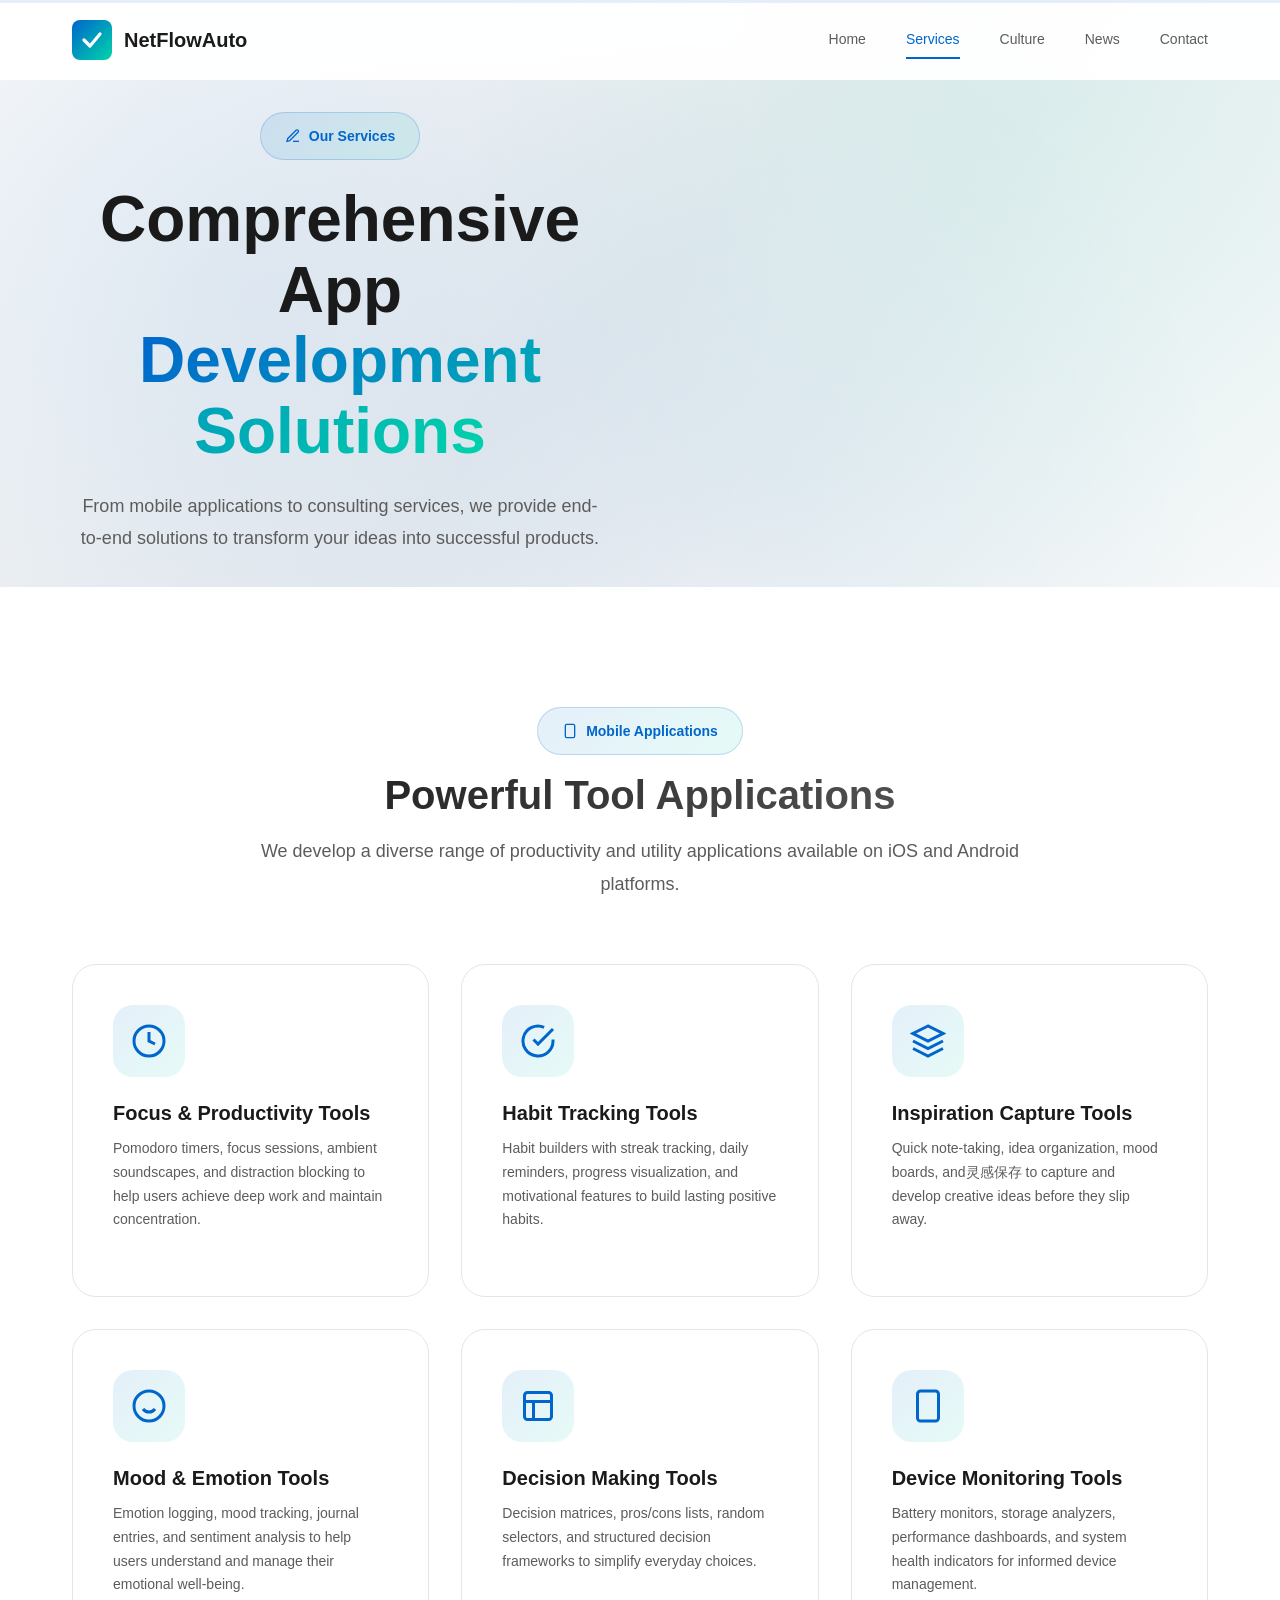
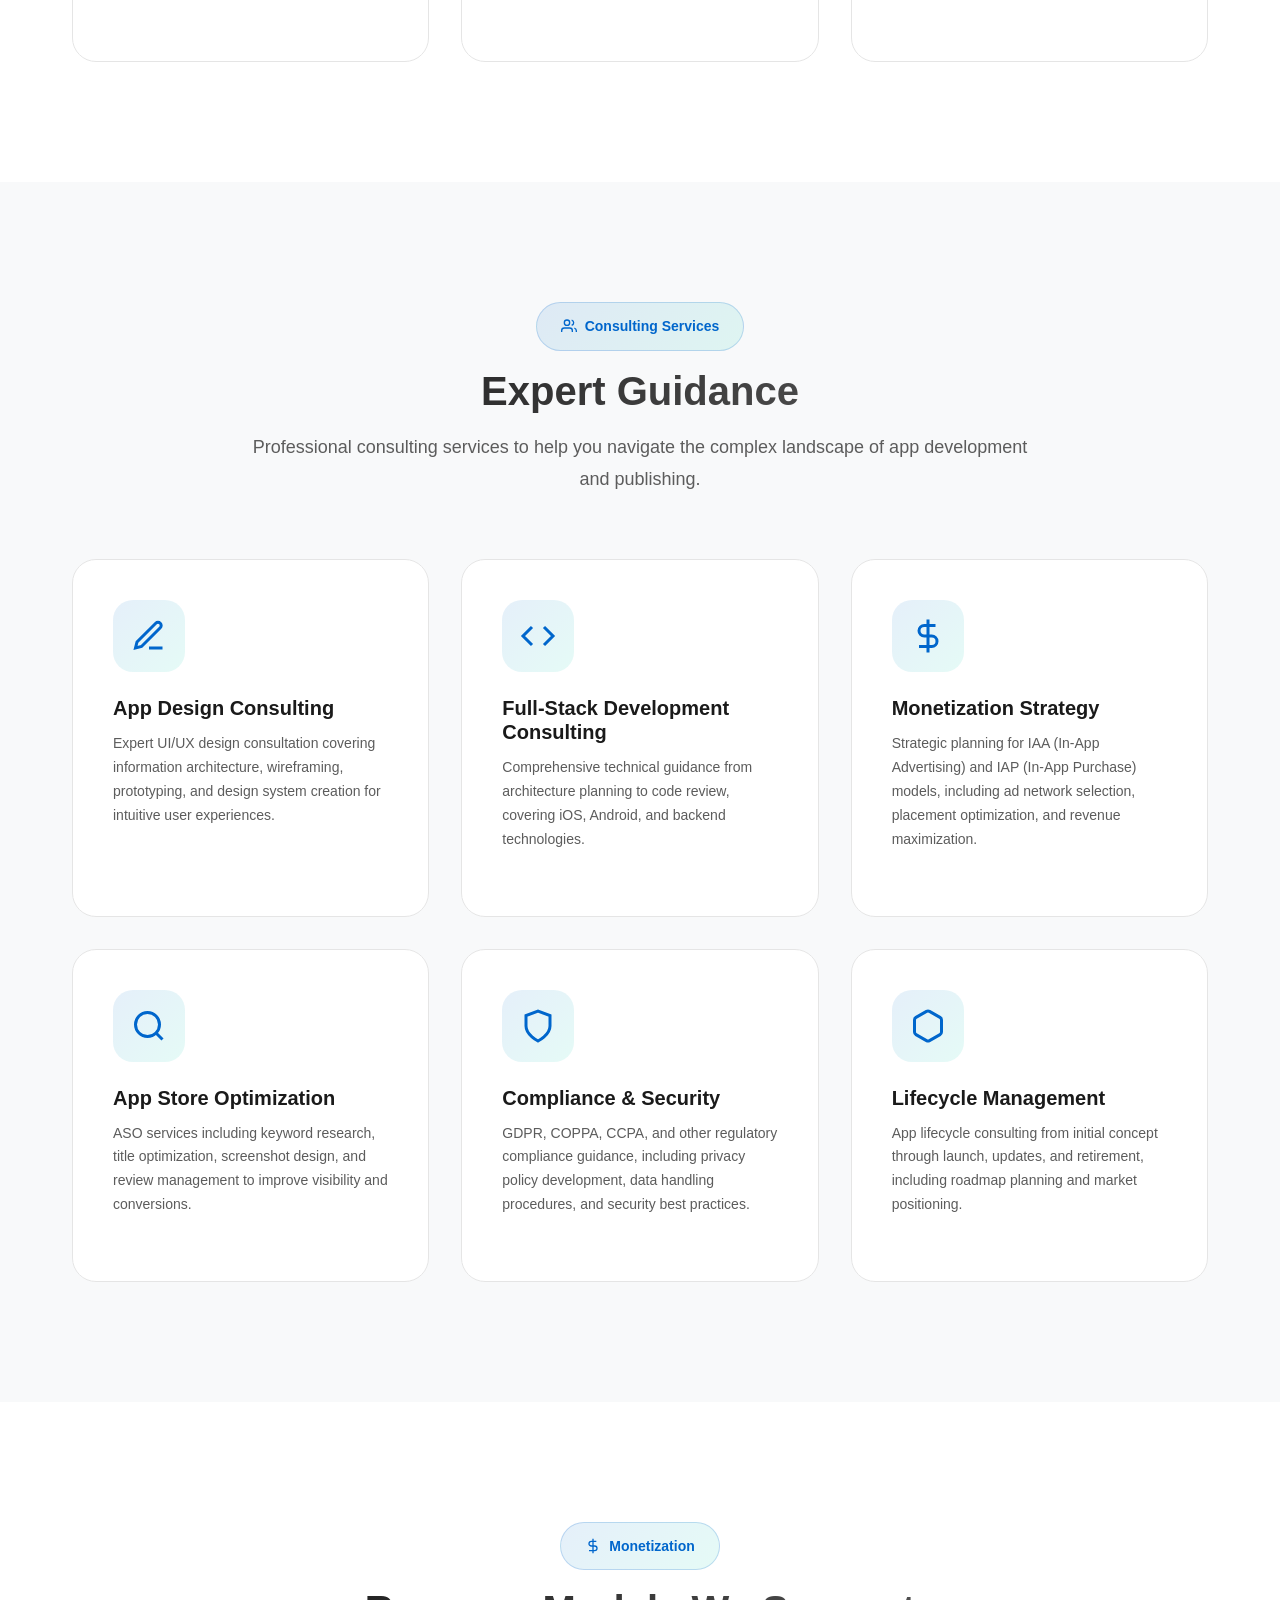
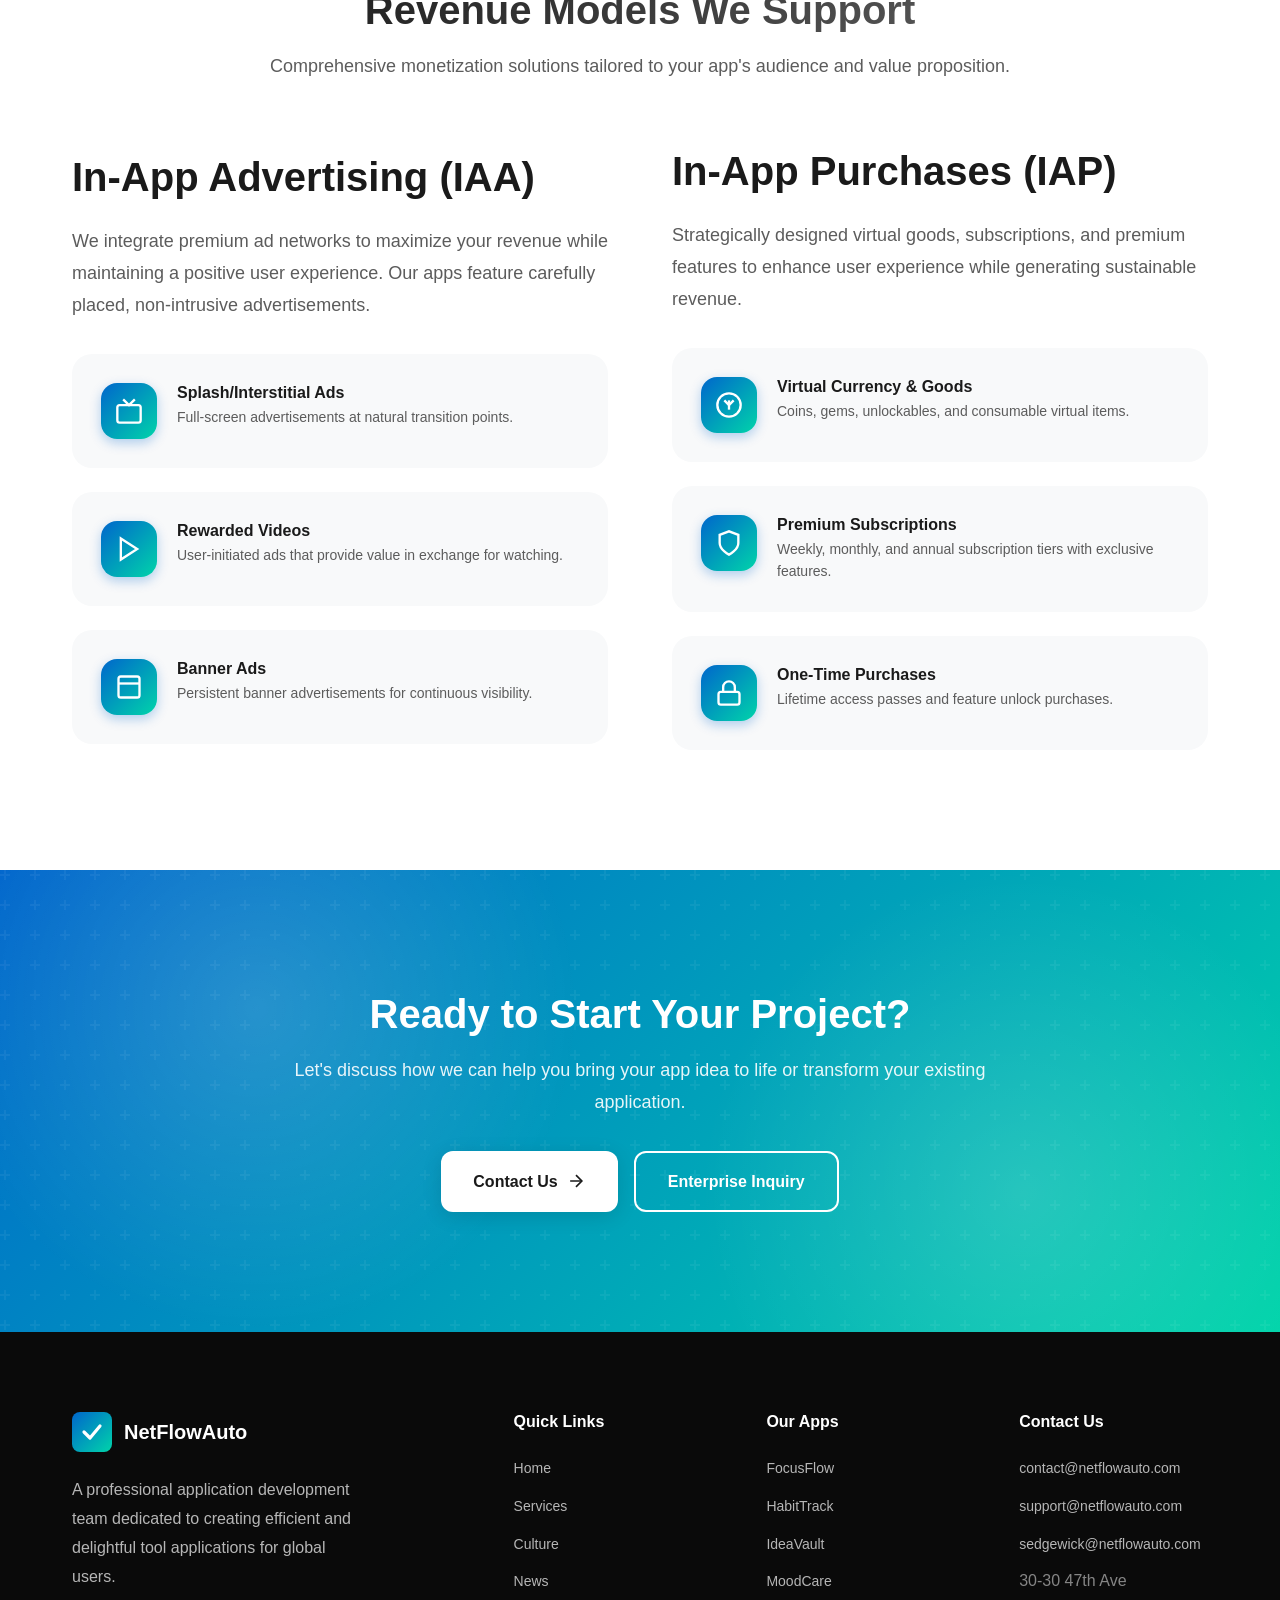
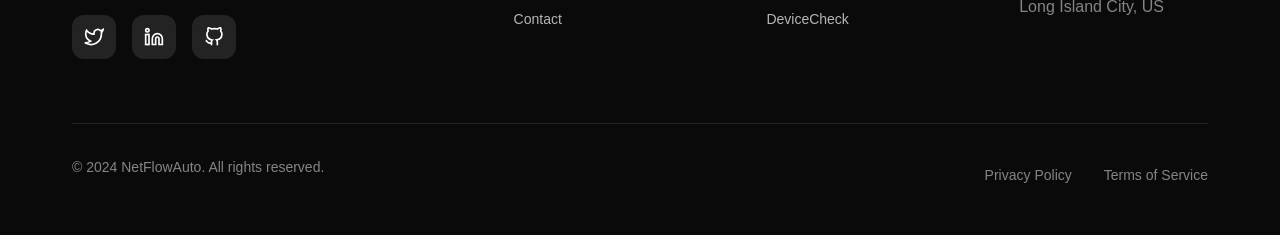
<file: services.html>
<!DOCTYPE html>
<html lang="en">
<head>
    <meta charset="UTF-8">
    <meta name="viewport" content="width=device-width, initial-scale=1.0">
    <meta name="description" content="NetFlowAuto Services - Mobile app development, design consulting, and full-stack development services for iOS and Android. Expert IAA/IAP monetization solutions.">
    <meta name="keywords" content="mobile app development, iOS development, Android development, app design, UI UX design, app consulting, monetization strategy">
    <meta name="author" content="NetFlowAuto">
    <meta name="robots" content="index, follow">
    <meta property="og:title" content="Services - NetFlowAuto">
    <meta property="og:description" content="Comprehensive mobile app development and consulting services. From concept to launch, we help you build successful applications.">
    <meta property="og:type" content="website">
    <link rel="canonical" href="https://netflowauto.com/services">
    <title>Our Services - NetFlowAuto</title>
    <link rel="icon" type="image/svg+xml" href="data:image/svg+xml,%3Csvg xmlns='http://www.w3.org/2000/svg' viewBox='0 0 100 100'%3E%3Cdefs%3E%3ClinearGradient id='g' x1='0%25' y1='0%25' x2='100%25' y2='100%25'%3E%3Cstop offset='0%25' style='stop-color:%230066cc'/%3E%3Cstop offset='100%25' style='stop-color:%2300d4aa'/%3E%3C/linearGradient%3E%3C/defs%3E%3Crect width='100' height='100' rx='20' fill='url(%23g)'/%3E%3Cpath d='M30 50 L45 65 L70 35' stroke='white' stroke-width='8' fill='none' stroke-linecap='round' stroke-linejoin='round'/%3E%3C/svg%3E">
    <link rel="stylesheet" href="css/style.css">
</head>
<body>
    <!-- Header -->
    <header class="header">
        <div class="header-container">
            <a href="index.html" class="logo">
                <svg viewBox="0 0 100 100" fill="none">
                    <defs>
                        <linearGradient id="logoGradient" x1="0%" y1="0%" x2="100%" y2="100%">
                            <stop offset="0%" style="stop-color:#0066cc"/>
                            <stop offset="100%" style="stop-color:#00d4aa"/>
                        </linearGradient>
                    </defs>
                    <rect width="100" height="100" rx="20" fill="url(#logoGradient)"/>
                    <path d="M30 50 L45 65 L70 35" stroke="white" stroke-width="8" fill="none" stroke-linecap="round" stroke-linejoin="round"/>
                </svg>
                NetFlowAuto
            </a>
            <nav class="nav">
                <a href="index.html" class="nav-link">Home</a>
                <a href="services.html" class="nav-link active">Services</a>
                <a href="culture.html" class="nav-link">Culture</a>
                <a href="news.html" class="nav-link">News</a>
                <a href="contact.html" class="nav-link">Contact</a>
            </nav>
            <button class="mobile-menu-btn" aria-label="Toggle menu">
                <span></span><span></span><span></span>
            </button>
        </div>
    </header>

    <!-- Page Hero -->
    <section class="hero" style="min-height: 60vh;">
        <div class="hero-bg-pattern"></div>
        <div class="container">
            <div class="hero-content" style="padding: 2rem 0;">
                <div class="hero-text" style="text-align: center; max-width: 800px; margin: 0 auto;">
                    <div class="hero-badge">
                        <svg viewBox="0 0 24 24" fill="none" stroke="currentColor" stroke-width="2" width="16" height="16">
                            <path d="M12 20h9"/><path d="M16.5 3.5a2.121 2.121 0 0 1 3 3L7 19l-4 1 1-4L16.5 3.5z"/>
                        </svg>
                        Our Services
                    </div>
                    <h1 class="hero-title">Comprehensive App<br><span class="highlight">Development Solutions</span></h1>
                    <p class="hero-description" style="max-width: 600px; margin: 0 auto;">
                        From mobile applications to consulting services, we provide end-to-end solutions to transform your ideas into successful products.
                    </p>
                </div>
            </div>
        </div>
    </section>

    <!-- Main Services -->
    <section class="section" id="mobile-apps">
        <div class="container">
            <div class="section-header">
                <div class="section-badge">
                    <svg viewBox="0 0 24 24" fill="none" stroke="currentColor" stroke-width="2" width="16" height="16">
                        <rect x="5" y="2" width="14" height="20" rx="2" ry="2"/><line x1="12" y1="18" x2="12.01" y2="18"/>
                    </svg>
                    Mobile Applications
                </div>
                <h2 class="section-title">Powerful Tool Applications</h2>
                <p class="section-description">
                    We develop a diverse range of productivity and utility applications available on iOS and Android platforms.
                </p>
            </div>
            
            <div class="services-grid">
                <div class="service-card stagger-item">
                    <div class="service-icon">
                        <svg viewBox="0 0 24 24" fill="none" stroke="currentColor" stroke-width="2">
                            <circle cx="12" cy="12" r="10"/><polyline points="12 6 12 12 16 14"/>
                        </svg>
                    </div>
                    <h3 class="service-title">Focus & Productivity Tools</h3>
                    <p class="service-description">
                        Pomodoro timers, focus sessions, ambient soundscapes, and distraction blocking to help users achieve deep work and maintain concentration.
                    </p>
                </div>
                
                <div class="service-card stagger-item">
                    <div class="service-icon">
                        <svg viewBox="0 0 24 24" fill="none" stroke="currentColor" stroke-width="2">
                            <path d="M22 11.08V12a10 10 0 1 1-5.93-9.14"/><polyline points="22 4 12 14.01 9 11.01"/>
                        </svg>
                    </div>
                    <h3 class="service-title">Habit Tracking Tools</h3>
                    <p class="service-description">
                        Habit builders with streak tracking, daily reminders, progress visualization, and motivational features to build lasting positive habits.
                    </p>
                </div>
                
                <div class="service-card stagger-item">
                    <div class="service-icon">
                        <svg viewBox="0 0 24 24" fill="none" stroke="currentColor" stroke-width="2">
                            <path d="M12 2L2 7l10 5 10-5-10-5z"/><path d="M2 17l10 5 10-5"/><path d="M2 12l10 5 10-5"/>
                        </svg>
                    </div>
                    <h3 class="service-title">Inspiration Capture Tools</h3>
                    <p class="service-description">
                        Quick note-taking, idea organization, mood boards, and灵感保存 to capture and develop creative ideas before they slip away.
                    </p>
                </div>
                
                <div class="service-card stagger-item">
                    <div class="service-icon">
                        <svg viewBox="0 0 24 24" fill="none" stroke="currentColor" stroke-width="2">
                            <circle cx="12" cy="12" r="10"/><path d="M8 14s1.5 2 4 2 4-2 4-2"/><line x1="9" y1="9" x2="9.01" y2="9"/><line x1="15" y1="9" x2="15.01" y2="9"/>
                        </svg>
                    </div>
                    <h3 class="service-title">Mood & Emotion Tools</h3>
                    <p class="service-description">
                        Emotion logging, mood tracking, journal entries, and sentiment analysis to help users understand and manage their emotional well-being.
                    </p>
                </div>
                
                <div class="service-card stagger-item">
                    <div class="service-icon">
                        <svg viewBox="0 0 24 24" fill="none" stroke="currentColor" stroke-width="2">
                            <rect x="3" y="3" width="18" height="18" rx="2" ry="2"/><line x1="3" y1="9" x2="21" y2="9"/><line x1="9" y1="21" x2="9" y2="9"/>
                        </svg>
                    </div>
                    <h3 class="service-title">Decision Making Tools</h3>
                    <p class="service-description">
                        Decision matrices, pros/cons lists, random selectors, and structured decision frameworks to simplify everyday choices.
                    </p>
                </div>
                
                <div class="service-card stagger-item">
                    <div class="service-icon">
                        <svg viewBox="0 0 24 24" fill="none" stroke="currentColor" stroke-width="2">
                            <rect x="5" y="2" width="14" height="20" rx="2" ry="2"/><line x1="12" y1="18" x2="12.01" y2="18"/>
                        </svg>
                    </div>
                    <h3 class="service-title">Device Monitoring Tools</h3>
                    <p class="service-description">
                        Battery monitors, storage analyzers, performance dashboards, and system health indicators for informed device management.
                    </p>
                </div>
            </div>
        </div>
    </section>

    <!-- Consulting Services -->
    <section class="section section-gray" id="consulting">
        <div class="container">
            <div class="section-header">
                <div class="section-badge">
                    <svg viewBox="0 0 24 24" fill="none" stroke="currentColor" stroke-width="2" width="16" height="16">
                        <path d="M17 21v-2a4 4 0 0 0-4-4H5a4 4 0 0 0-4 4v2"/><circle cx="9" cy="7" r="4"/><path d="M23 21v-2a4 4 0 0 0-3-3.87"/><path d="M16 3.13a4 4 0 0 1 0 7.75"/>
                    </svg>
                    Consulting Services
                </div>
                <h2 class="section-title">Expert Guidance</h2>
                <p class="section-description">
                    Professional consulting services to help you navigate the complex landscape of app development and publishing.
                </p>
            </div>
            
            <div class="services-grid">
                <div class="service-card stagger-item">
                    <div class="service-icon">
                        <svg viewBox="0 0 24 24" fill="none" stroke="currentColor" stroke-width="2">
                            <path d="M12 20h9"/><path d="M16.5 3.5a2.121 2.121 0 0 1 3 3L7 19l-4 1 1-4L16.5 3.5z"/>
                        </svg>
                    </div>
                    <h3 class="service-title">App Design Consulting</h3>
                    <p class="service-description">
                        Expert UI/UX design consultation covering information architecture, wireframing, prototyping, and design system creation for intuitive user experiences.
                    </p>
                </div>
                
                <div class="service-card stagger-item">
                    <div class="service-icon">
                        <svg viewBox="0 0 24 24" fill="none" stroke="currentColor" stroke-width="2">
                            <polyline points="16 18 22 12 16 6"/><polyline points="8 6 2 12 8 18"/>
                        </svg>
                    </div>
                    <h3 class="service-title">Full-Stack Development Consulting</h3>
                    <p class="service-description">
                        Comprehensive technical guidance from architecture planning to code review, covering iOS, Android, and backend technologies.
                    </p>
                </div>
                
                <div class="service-card stagger-item">
                    <div class="service-icon">
                        <svg viewBox="0 0 24 24" fill="none" stroke="currentColor" stroke-width="2">
                            <line x1="12" y1="1" x2="12" y2="23"/><path d="M17 5H9.5a3.5 3.5 0 0 0 0 7h5a3.5 3.5 0 0 1 0 7H6"/>
                        </svg>
                    </div>
                    <h3 class="service-title">Monetization Strategy</h3>
                    <p class="service-description">
                        Strategic planning for IAA (In-App Advertising) and IAP (In-App Purchase) models, including ad network selection, placement optimization, and revenue maximization.
                    </p>
                </div>
                
                <div class="service-card stagger-item">
                    <div class="service-icon">
                        <svg viewBox="0 0 24 24" fill="none" stroke="currentColor" stroke-width="2">
                            <circle cx="11" cy="11" r="8"/><line x1="21" y1="21" x2="16.65" y2="16.65"/>
                        </svg>
                    </div>
                    <h3 class="service-title">App Store Optimization</h3>
                    <p class="service-description">
                        ASO services including keyword research, title optimization, screenshot design, and review management to improve visibility and conversions.
                    </p>
                </div>
                
                <div class="service-card stagger-item">
                    <div class="service-icon">
                        <svg viewBox="0 0 24 24" fill="none" stroke="currentColor" stroke-width="2">
                            <path d="M12 22s8-4 8-10V5l-8-3-8 3v7c0 6 8 10 8 10z"/>
                        </svg>
                    </div>
                    <h3 class="service-title">Compliance & Security</h3>
                    <p class="service-description">
                        GDPR, COPPA, CCPA, and other regulatory compliance guidance, including privacy policy development, data handling procedures, and security best practices.
                    </p>
                </div>
                
                <div class="service-card stagger-item">
                    <div class="service-icon">
                        <svg viewBox="0 0 24 24" fill="none" stroke="currentColor" stroke-width="2">
                            <path d="M21 16V8a2 2 0 0 0-1-1.73l-7-4a2 2 0 0 0-2 0l-7 4A2 2 0 0 0 3 8v8a2 2 0 0 0 1 1.73l7 4a2 2 0 0 0 2 0l7-4A2 2 0 0 0 21 16z"/>
                        </svg>
                    </div>
                    <h3 class="service-title">Lifecycle Management</h3>
                    <p class="service-description">
                        App lifecycle consulting from initial concept through launch, updates, and retirement, including roadmap planning and market positioning.
                    </p>
                </div>
            </div>
        </div>
    </section>

    <!-- Monetization Models -->
    <section class="section" id="monetization">
        <div class="container">
            <div class="section-header">
                <div class="section-badge">
                    <svg viewBox="0 0 24 24" fill="none" stroke="currentColor" stroke-width="2" width="16" height="16">
                        <line x1="12" y1="1" x2="12" y2="23"/><path d="M17 5H9.5a3.5 3.5 0 0 0 0 7h5a3.5 3.5 0 0 1 0 7H6"/>
                    </svg>
                    Monetization
                </div>
                <h2 class="section-title">Revenue Models We Support</h2>
                <p class="section-description">
                    Comprehensive monetization solutions tailored to your app's audience and value proposition.
                </p>
            </div>
            
            <div class="philosophy-grid">
                <div class="philosophy-content animate-on-scroll">
                    <h2>In-App Advertising (IAA)</h2>
                    <p>
                        We integrate premium ad networks to maximize your revenue while maintaining a positive user experience. Our apps feature carefully placed, non-intrusive advertisements.
                    </p>
                    
                    <div class="philosophy-values">
                        <div class="value-item">
                            <div class="value-icon">
                                <svg viewBox="0 0 24 24" fill="none" stroke="currentColor" stroke-width="2">
                                    <rect x="2" y="7" width="20" height="15" rx="2" ry="2"/><polyline points="17 2 12 7 7 2"/>
                                </svg>
                            </div>
                            <div class="value-content">
                                <h4>Splash/Interstitial Ads</h4>
                                <p>Full-screen advertisements at natural transition points.</p>
                            </div>
                        </div>
                        
                        <div class="value-item">
                            <div class="value-icon">
                                <svg viewBox="0 0 24 24" fill="none" stroke="currentColor" stroke-width="2">
                                    <polygon points="5 3 19 12 5 21 5 3"/>
                                </svg>
                            </div>
                            <div class="value-content">
                                <h4>Rewarded Videos</h4>
                                <p>User-initiated ads that provide value in exchange for watching.</p>
                            </div>
                        </div>
                        
                        <div class="value-item">
                            <div class="value-icon">
                                <svg viewBox="0 0 24 24" fill="none" stroke="currentColor" stroke-width="2">
                                    <rect x="3" y="3" width="18" height="18" rx="2" ry="2"/><line x1="3" y1="9" x2="21" y2="9"/>
                                </svg>
                            </div>
                            <div class="value-content">
                                <h4>Banner Ads</h4>
                                <p>Persistent banner advertisements for continuous visibility.</p>
                            </div>
                        </div>
                    </div>
                </div>
                
                <div class="philosophy-content animate-on-scroll">
                    <h2>In-App Purchases (IAP)</h2>
                    <p>
                        Strategically designed virtual goods, subscriptions, and premium features to enhance user experience while generating sustainable revenue.
                    </p>
                    
                    <div class="philosophy-values">
                        <div class="value-item">
                            <div class="value-icon">
                                <svg viewBox="0 0 24 24" fill="none" stroke="currentColor" stroke-width="2">
                                    <circle cx="12" cy="12" r="10"/><path d="M16 8l-4 4-4-4"/><path d="M12 16V8"/>
                                </svg>
                            </div>
                            <div class="value-content">
                                <h4>Virtual Currency & Goods</h4>
                                <p>Coins, gems, unlockables, and consumable virtual items.</p>
                            </div>
                        </div>
                        
                        <div class="value-item">
                            <div class="value-icon">
                                <svg viewBox="0 0 24 24" fill="none" stroke="currentColor" stroke-width="2">
                                    <path d="M12 22s8-4 8-10V5l-8-3-8 3v7c0 6 8 10 8 10z"/>
                                </svg>
                            </div>
                            <div class="value-content">
                                <h4>Premium Subscriptions</h4>
                                <p>Weekly, monthly, and annual subscription tiers with exclusive features.</p>
                            </div>
                        </div>
                        
                        <div class="value-item">
                            <div class="value-icon">
                                <svg viewBox="0 0 24 24" fill="none" stroke="currentColor" stroke-width="2">
                                    <rect x="3" y="11" width="18" height="11" rx="2" ry="2"/><path d="M7 11V7a5 5 0 0 1 10 0v4"/>
                                </svg>
                            </div>
                            <div class="value-content">
                                <h4>One-Time Purchases</h4>
                                <p>Lifetime access passes and feature unlock purchases.</p>
                            </div>
                        </div>
                    </div>
                </div>
            </div>
        </div>
    </section>

    <!-- CTA Section -->
    <section class="cta">
        <div class="cta-pattern"></div>
        <div class="container">
            <div class="cta-content">
                <h2 class="cta-title">Ready to Start Your Project?</h2>
                <p class="cta-description">
                    Let's discuss how we can help you bring your app idea to life or transform your existing application.
                </p>
                <div class="cta-buttons">
                    <a href="contact.html" class="btn btn-white">
                        Contact Us
                        <svg viewBox="0 0 24 24" fill="none" stroke="currentColor" stroke-width="2">
                            <line x1="5" y1="12" x2="19" y2="12"/><polyline points="12 5 19 12 12 19"/>
                        </svg>
                    </a>
                    <a href="mailto:sedgewick@netflowauto.com" class="btn btn-secondary" style="border-color: white; color: white;">
                        Enterprise Inquiry
                    </a>
                </div>
            </div>
        </div>
    </section>

    <!-- Footer -->
    <footer class="footer">
        <div class="container">
            <div class="footer-grid">
                <div class="footer-brand">
                    <div class="footer-logo">
                        <svg viewBox="0 0 100 100" fill="none">
                            <defs><linearGradient id="footerLogoGradient2" x1="0%" y1="0%" x2="100%" y2="100%">
                                <stop offset="0%" style="stop-color:#0066cc"/><stop offset="100%" style="stop-color:#00d4aa"/>
                            </linearGradient></defs>
                            <rect width="100" height="100" rx="20" fill="url(#footerLogoGradient2)"/>
                            <path d="M30 50 L45 65 L70 35" stroke="white" stroke-width="8" fill="none" stroke-linecap="round" stroke-linejoin="round"/>
                        </svg>
                        NetFlowAuto
                    </div>
                    <p>A professional application development team dedicated to creating efficient and delightful tool applications for global users.</p>
                    <div class="footer-social">
                        <a href="#" class="social-link" aria-label="Twitter"><svg viewBox="0 0 24 24" fill="none" stroke="currentColor" stroke-width="2"><path d="M23 3a10.9 10.9 0 0 1-3.14 1.53 4.48 4.48 0 0 0-7.86 3v1A10.66 10.66 0 0 1 3 4s-4 9 5 13a11.64 11.64 0 0 1-7 2c9 5 20 0 20-11.5a4.5 4.5 0 0 0-.08-.83A7.72 7.72 0 0 0 23 3z"/></svg></a>
                        <a href="#" class="social-link" aria-label="LinkedIn"><svg viewBox="0 0 24 24" fill="none" stroke="currentColor" stroke-width="2"><path d="M16 8a6 6 0 0 1 6 6v7h-4v-7a2 2 0 0 0-2-2 2 2 0 0 0-2 2v7h-4v-7a6 6 0 0 1 6-6z"/><rect x="2" y="9" width="4" height="12"/><circle cx="4" cy="4" r="2"/></svg></a>
                        <a href="#" class="social-link" aria-label="GitHub"><svg viewBox="0 0 24 24" fill="none" stroke="currentColor" stroke-width="2"><path d="M9 19c-5 1.5-5-2.5-7-3m14 6v-3.87a3.37 3.37 0 0 0-.94-2.61c3.14-.35 6.44-1.54 6.44-7A5.44 5.44 0 0 0 20 4.77 5.07 5.07 0 0 0 19.91 1S18.73.65 16 2.48a13.38 13.38 0 0 0-7 0C6.27.65 5.09 1 5.09 1A5.07 5.07 0 0 0 5 4.77a5.44 5.44 0 0 0-1.5 3.78c0 5.42 3.3 6.61 6.44 7A3.37 3.37 0 0 0 9 18.13V22"/></svg></a>
                    </div>
                </div>
                <div class="footer-column">
                    <h4>Quick Links</h4>
                    <ul class="footer-links">
                        <li><a href="index.html">Home</a></li>
                        <li><a href="services.html">Services</a></li>
                        <li><a href="culture.html">Culture</a></li>
                        <li><a href="news.html">News</a></li>
                        <li><a href="contact.html">Contact</a></li>
                    </ul>
                </div>
                <div class="footer-column">
                    <h4>Our Apps</h4>
                    <ul class="footer-links">
                        <li><a href="#">FocusFlow</a></li>
                        <li><a href="#">HabitTrack</a></li>
                        <li><a href="#">IdeaVault</a></li>
                        <li><a href="#">MoodCare</a></li>
                        <li><a href="#">DeviceCheck</a></li>
                    </ul>
                </div>
                <div class="footer-column">
                    <h4>Contact Us</h4>
                    <ul class="footer-links">
                        <li><a href="mailto:contact@netflowauto.com">contact@netflowauto.com</a></li>
                        <li><a href="mailto:support@netflowauto.com">support@netflowauto.com</a></li>
                        <li><a href="mailto:sedgewick@netflowauto.com">sedgewick@netflowauto.com</a></li>
                        <li style="margin-top: 0.5rem; color: rgba(255,255,255,0.5);">30-30 47th Ave<br>Long Island City, US</li>
                    </ul>
                </div>
            </div>
            <div class="footer-bottom">
                <p class="footer-copyright">© 2024 NetFlowAuto. All rights reserved.</p>
                <div class="footer-legal">
                    <a href="privacy-policy.html">Privacy Policy</a>
                    <a href="terms-of-service.html">Terms of Service</a>
                </div>
            </div>
        </div>
    </footer>

    <script src="js/main.js"></script>
</body>
</html>
</file>
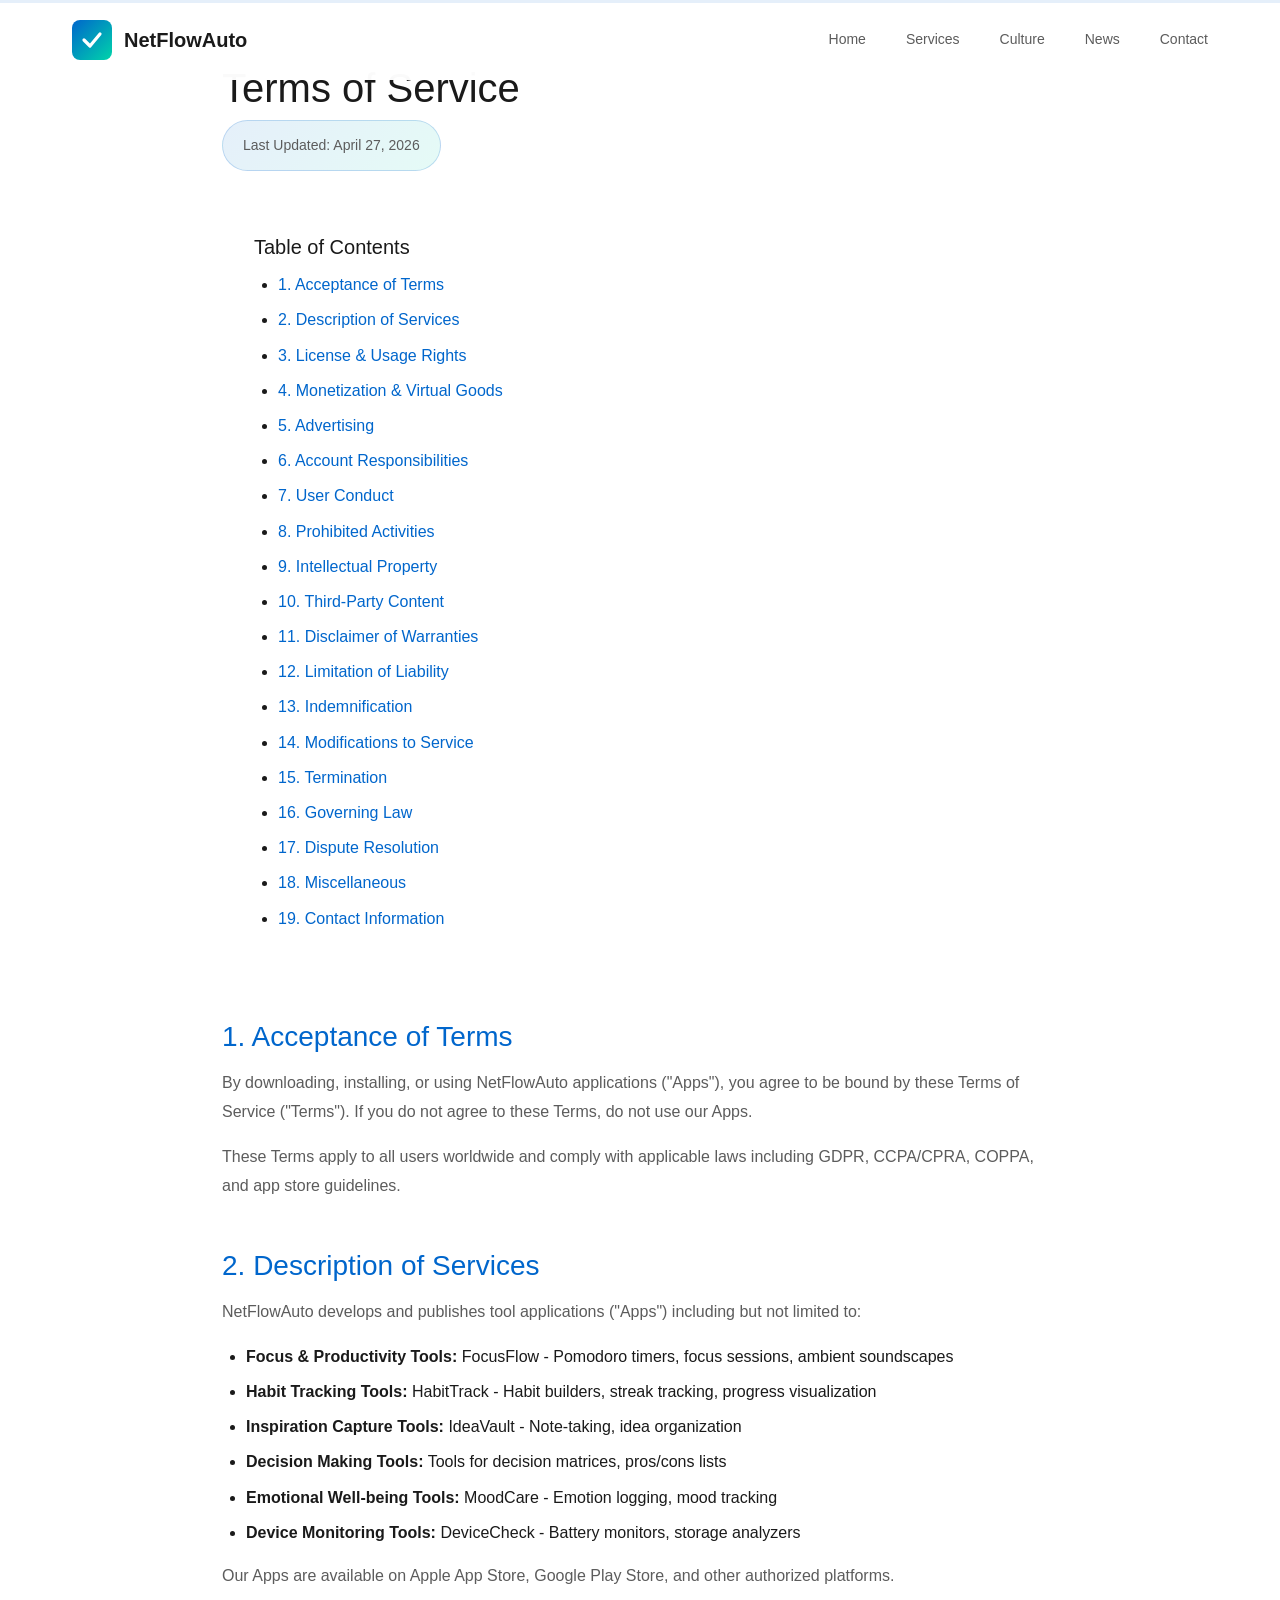
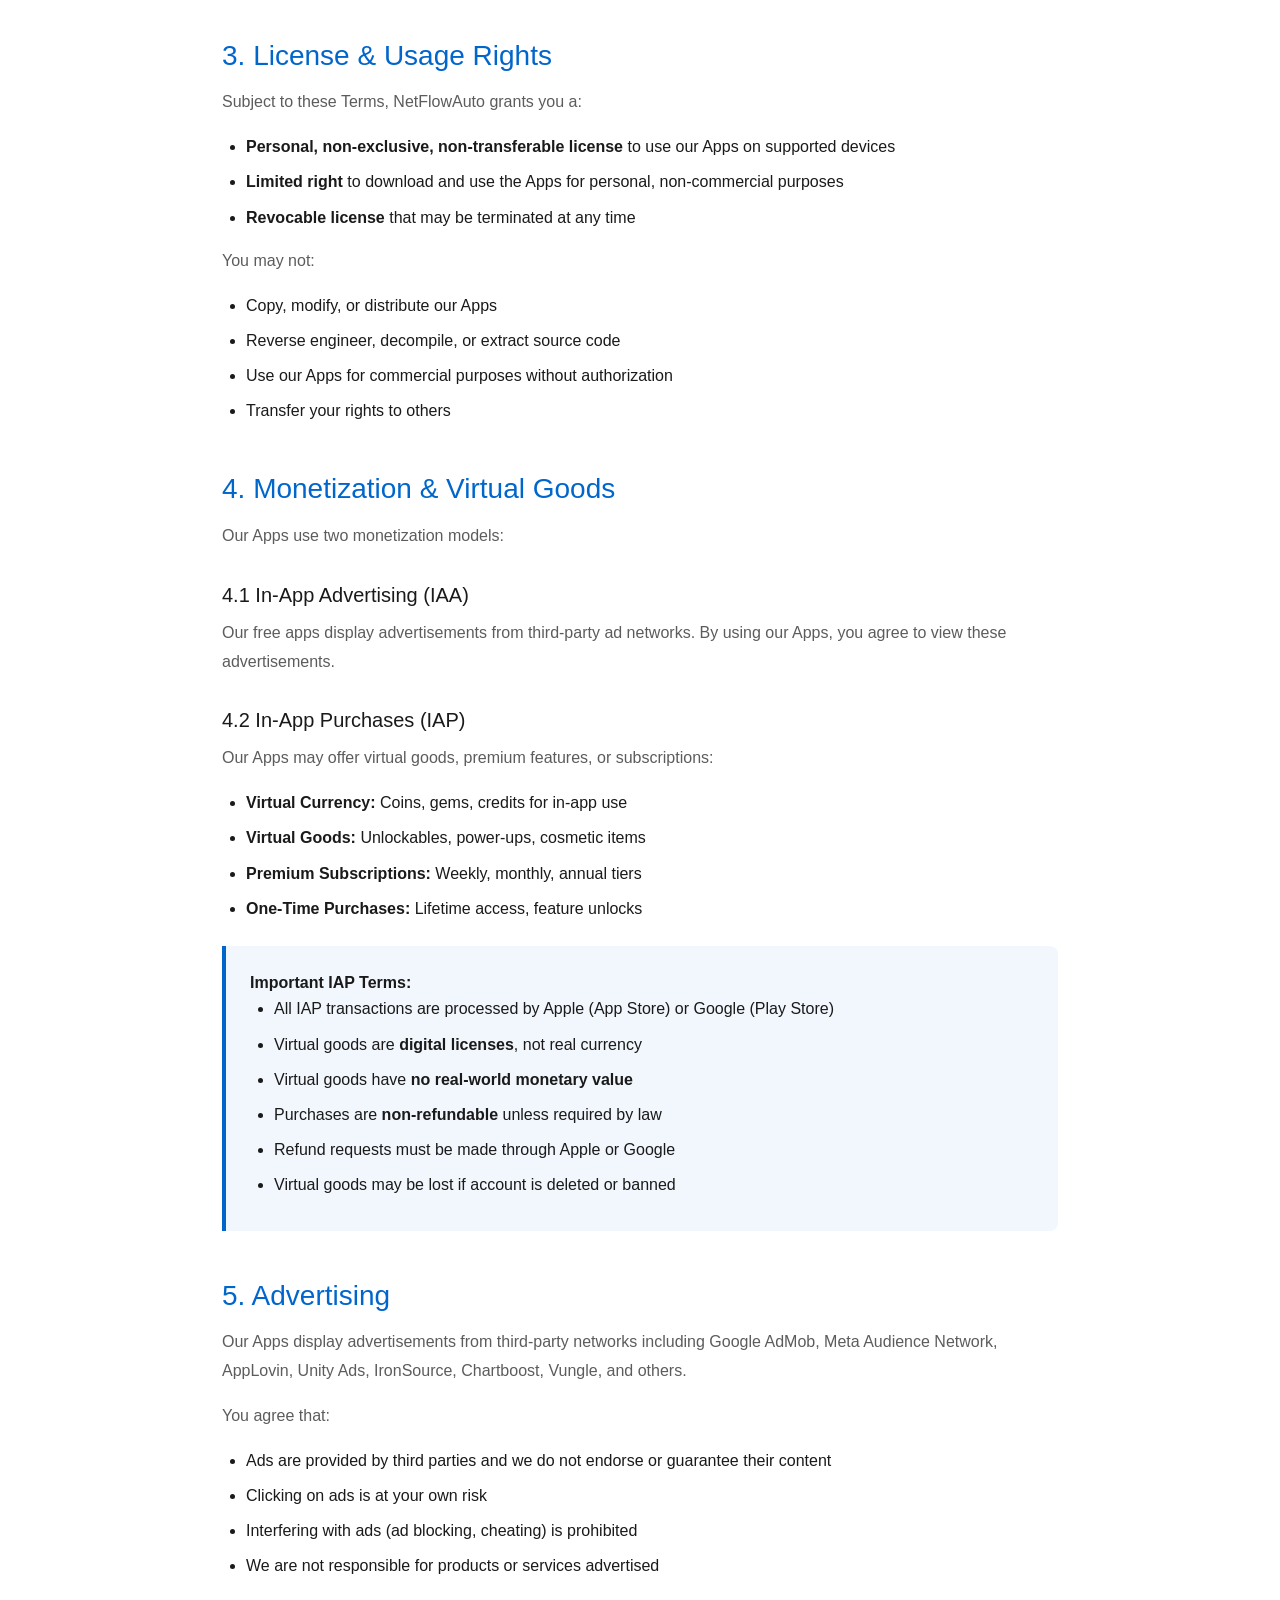
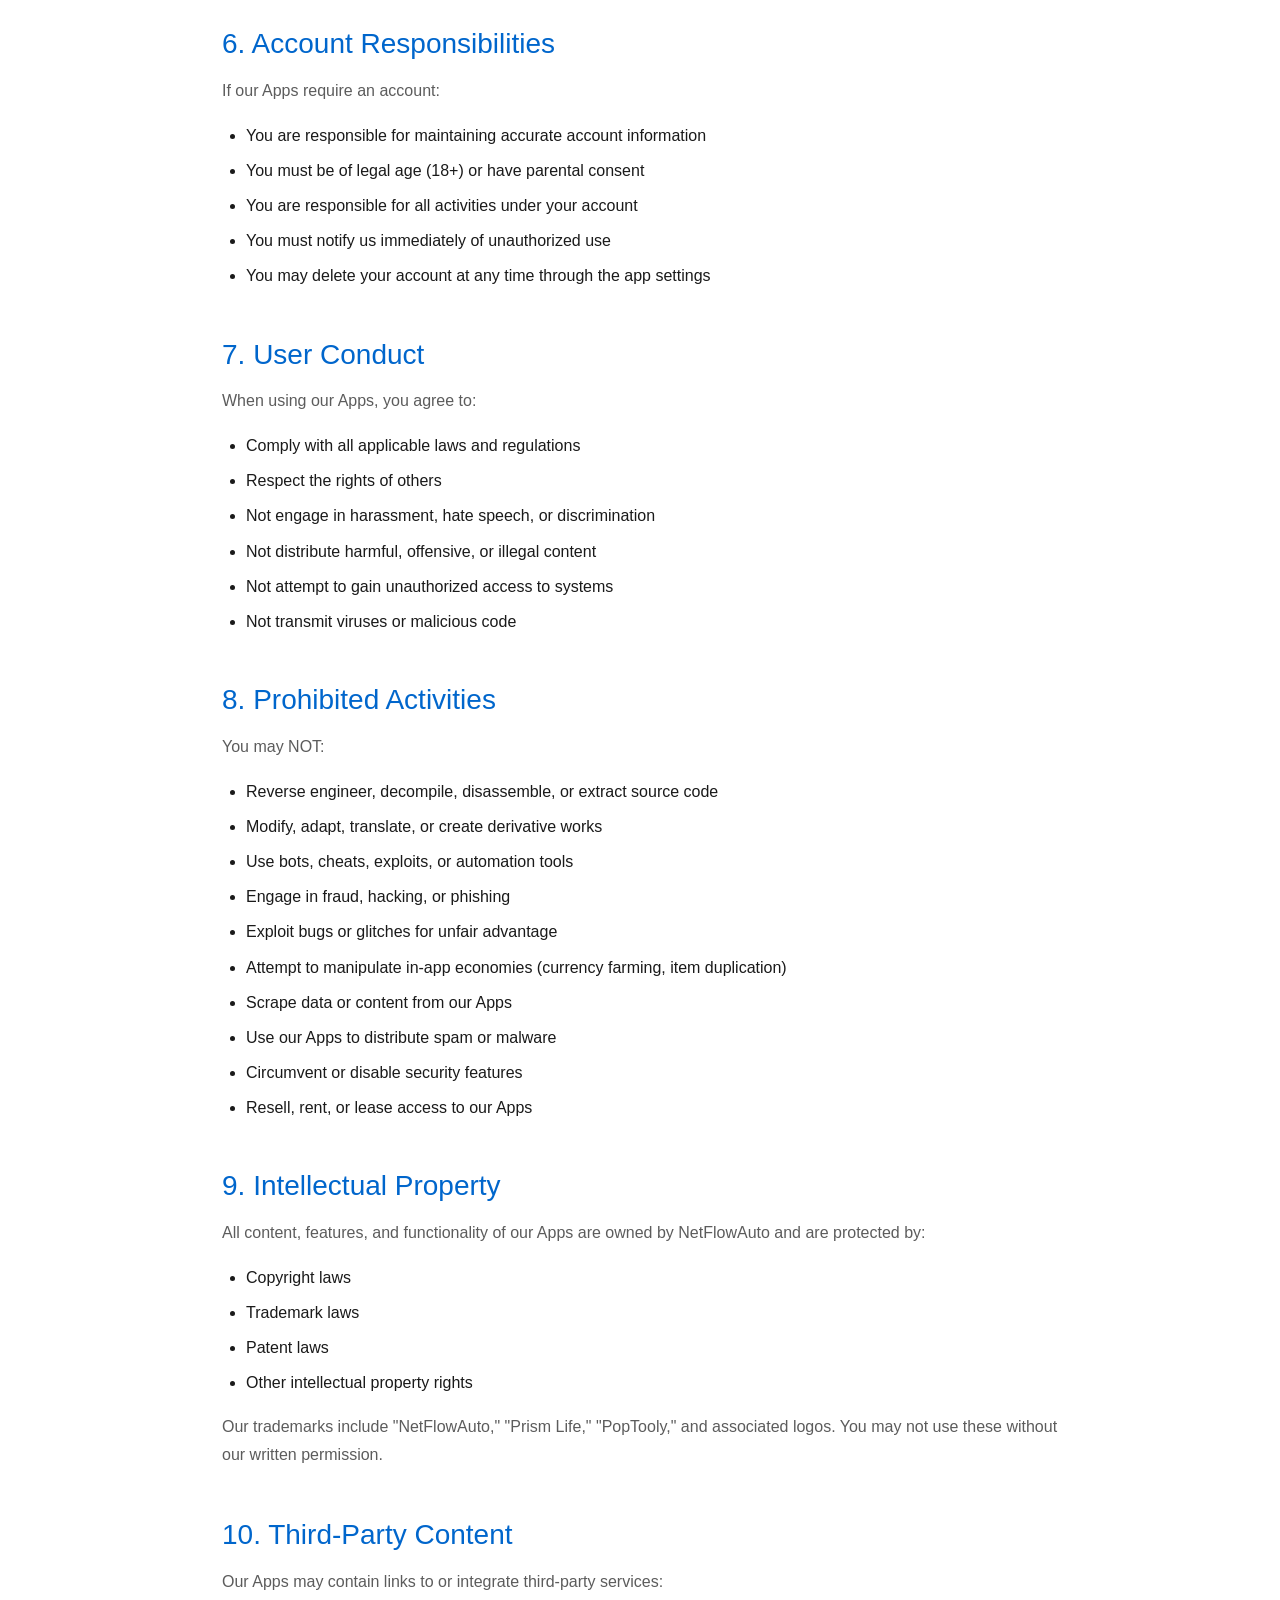
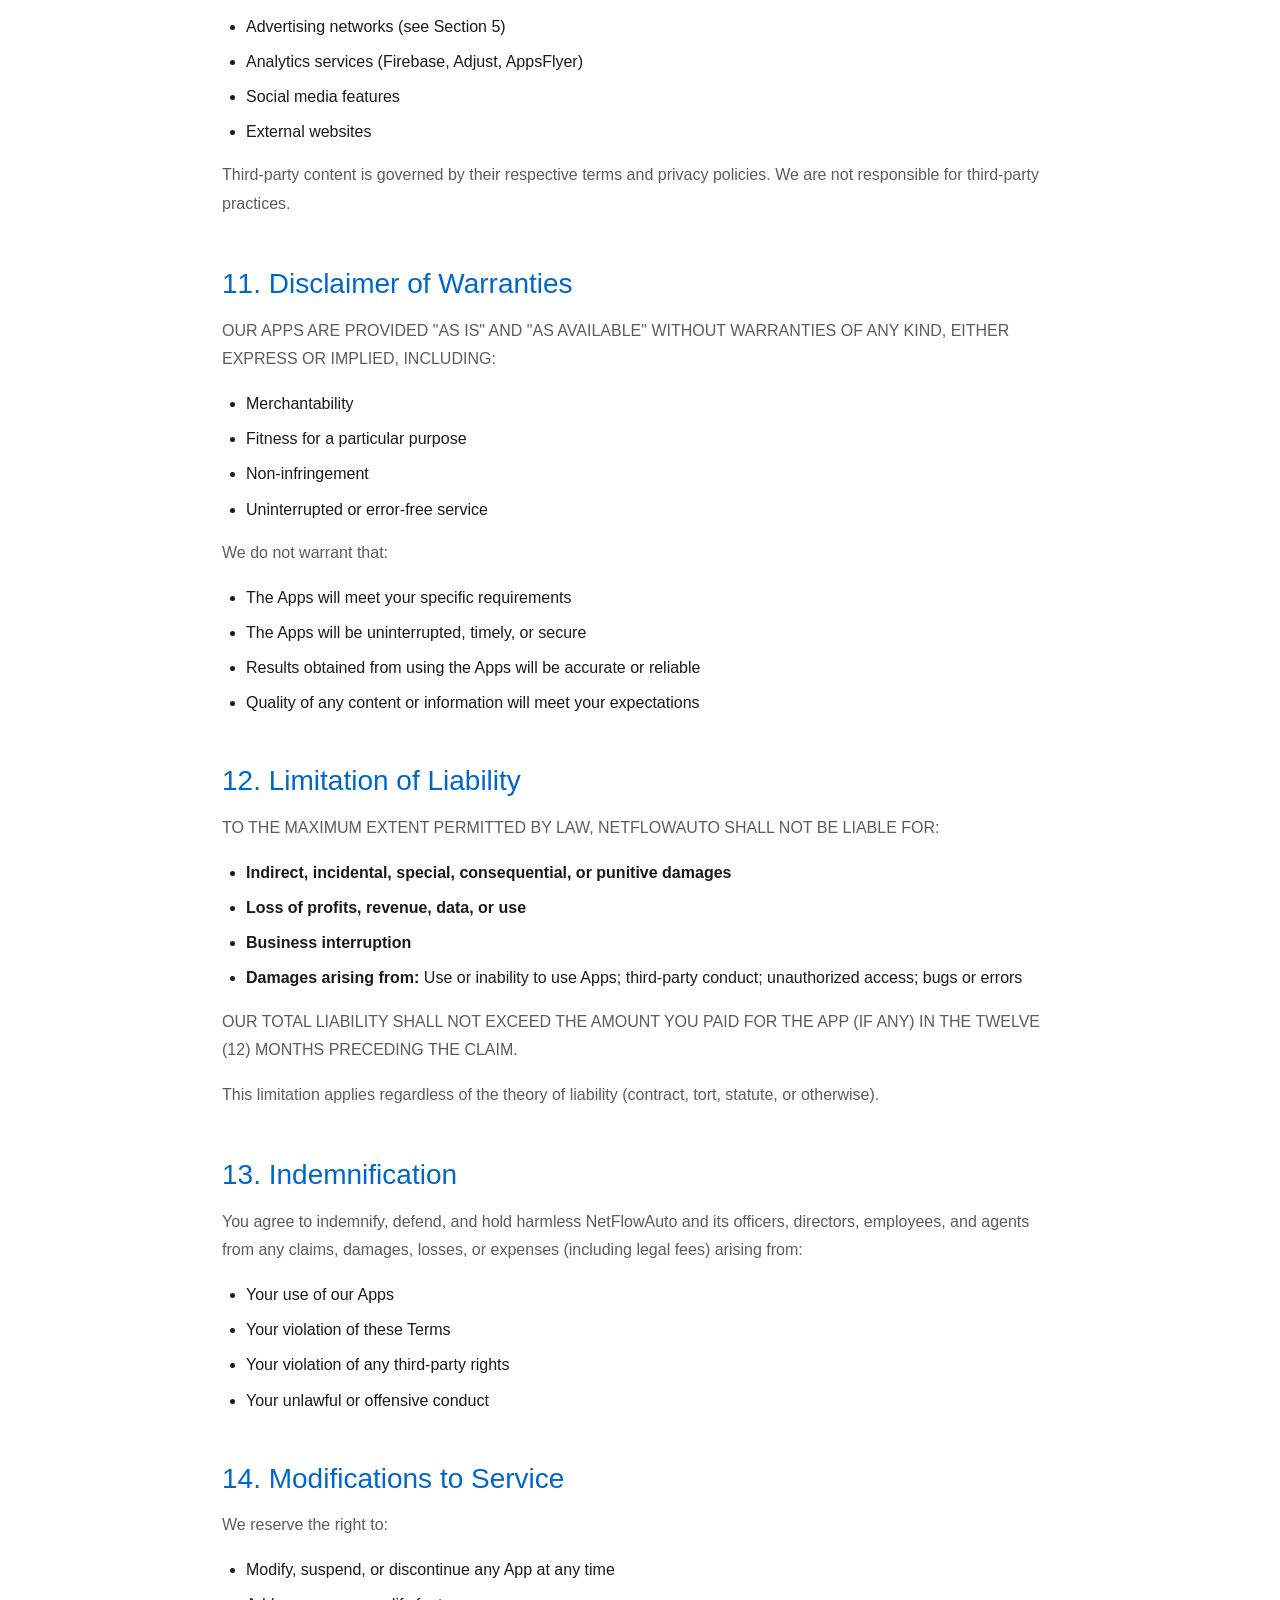
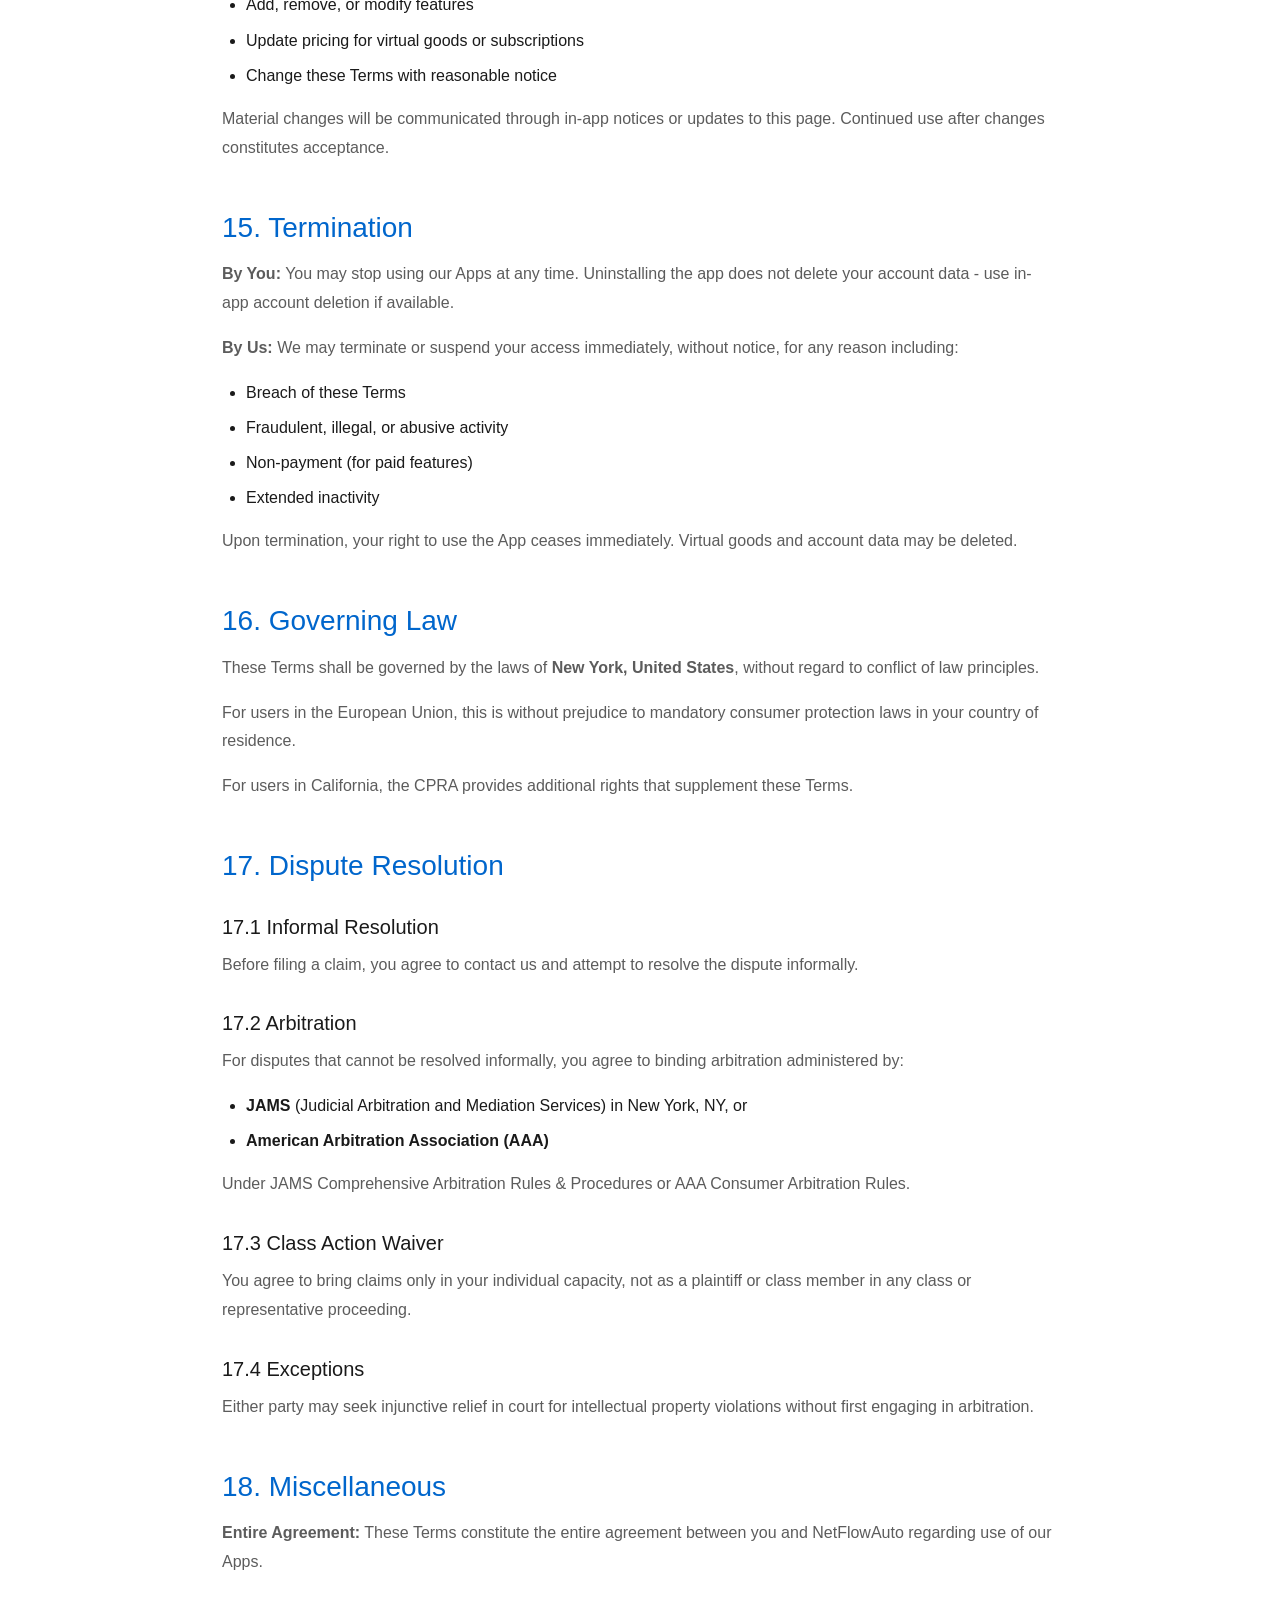
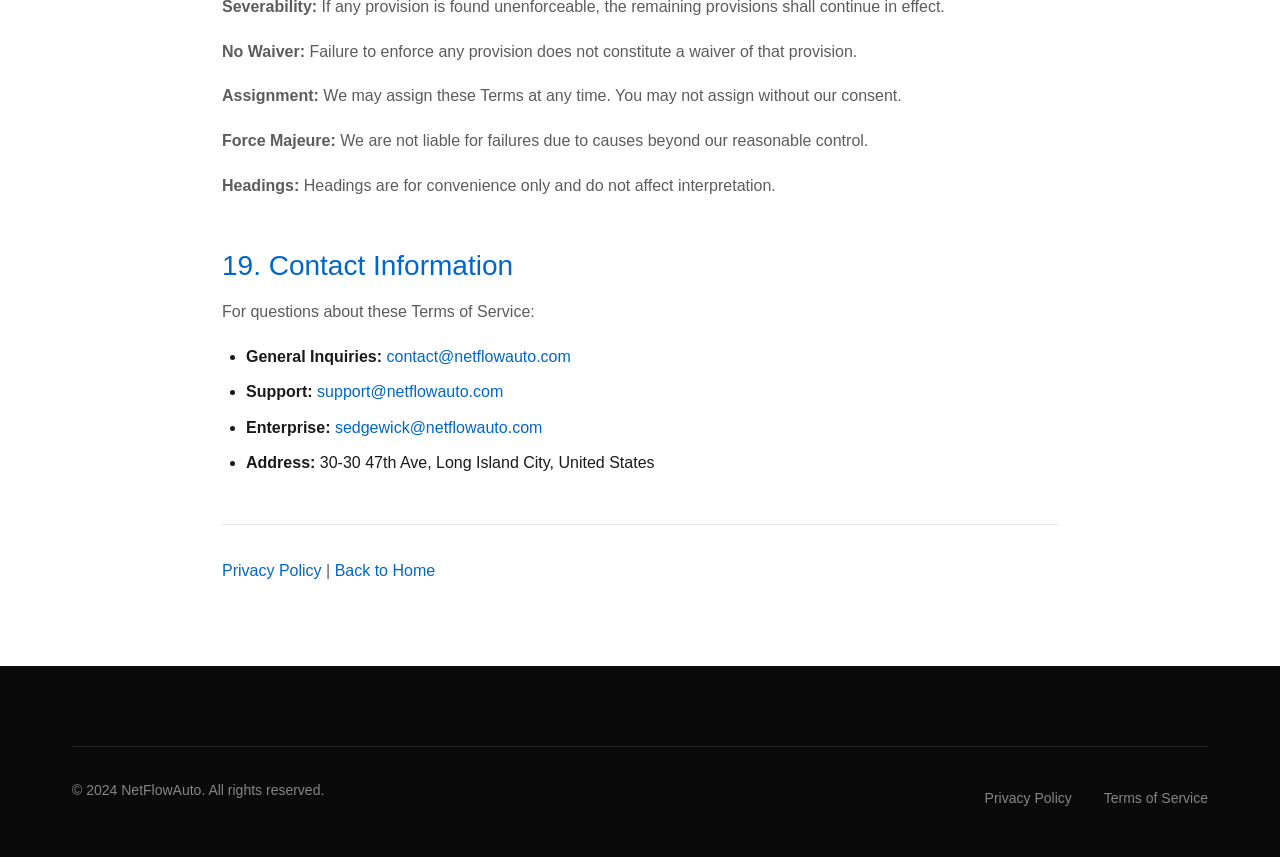
<file: terms-of-service.html>
<!DOCTYPE html>
<html lang="en">
<head>
    <meta charset="UTF-8">
    <meta name="viewport" content="width=device-width, initial-scale=1.0">
    <meta name="description" content="NetFlowAuto Terms of Service - Complete terms covering app usage, monetization policies, user obligations, and legal compliance.">
    <meta name="robots" content="index, follow">
    <meta property="og:title" content="Terms of Service - NetFlowAuto">
    <meta property="og:type" content="website">
    <link rel="canonical" href="https://netflowauto.com/terms-of-service">
    <title>Terms of Service - NetFlowAuto</title>
    <link rel="icon" type="image/svg+xml" href="data:image/svg+xml,%3Csvg xmlns='http://www.w3.org/2000/svg' viewBox='0 0 100 100'%3E%3Cdefs%3E%3ClinearGradient id='g' x1='0%25' y1='0%25' x2='100%25' y2='100%25'%3E%3Cstop offset='0%25' style='stop-color:%230066cc'/%3E%3Cstop offset='100%25' style='stop-color:%2300d4aa'/%3E%3C/linearGradient%3E%3C/defs%3E%3Crect width='100' height='100' rx='20' fill='url(%23g)'/%3E%3Cpath d='M30 50 L45 65 L70 35' stroke='white' stroke-width='8' fill='none' stroke-linecap='round' stroke-linejoin='round'/%3E%3C/svg%3E">
    <link rel="stylesheet" href="css/style.css">
    <style>
        .legal-content { max-width: 900px; margin: 0 auto; padding: 4rem 2rem; }
        .legal-content h1 { font-size: 2.5rem; margin-bottom: 0.5rem; }
        .legal-content .last-updated { color: var(--text-secondary); margin-bottom: 2rem; }
        .legal-content h2 { font-size: 1.75rem; margin-top: 3rem; margin-bottom: 1rem; color: var(--primary-color); }
        .legal-content h3 { font-size: 1.25rem; margin-top: 2rem; margin-bottom: 0.75rem; }
        .legal-content p { margin-bottom: 1rem; line-height: 1.8; }
        .legal-content ul, .legal-content ol { margin-bottom: 1rem; padding-left: 1.5rem; }
        .legal-content li { margin-bottom: 0.5rem; line-height: 1.7; }
        .legal-content a { color: var(--primary-color); text-decoration: none; }
        .legal-content a:hover { text-decoration: underline; }
        .toc { background: var(--bg-light); padding: 2rem; border-radius: 16px; margin-bottom: 3rem; }
        .toc h3 { margin-top: 0 !important; }
        .toc ul { margin: 0; padding-left: 1.5rem; }
        .toc a { color: var(--primary-color); }
        .highlight-box { background: rgba(0, 102, 204, 0.05); border-left: 4px solid var(--primary-color); padding: 1.5rem; margin: 1.5rem 0; border-radius: 0 8px 8px 0; }
    </style>
</head>
<body>
    <header class="header">
        <div class="header-container">
            <a href="index.html" class="logo">
                <svg viewBox="0 0 100 100" fill="none"><defs><linearGradient id="logoGradient" x1="0%" y1="0%" x2="100%" y2="100%"><stop offset="0%" style="stop-color:#0066cc"/><stop offset="100%" style="stop-color:#00d4aa"/></linearGradient></defs><rect width="100" height="100" rx="20" fill="url(#logoGradient)"/><path d="M30 50 L45 65 L70 35" stroke="white" stroke-width="8" fill="none" stroke-linecap="round" stroke-linejoin="round"/></svg>
                NetFlowAuto
            </a>
            <nav class="nav">
                <a href="index.html" class="nav-link">Home</a>
                <a href="services.html" class="nav-link">Services</a>
                <a href="culture.html" class="nav-link">Culture</a>
                <a href="news.html" class="nav-link">News</a>
                <a href="contact.html" class="nav-link">Contact</a>
            </nav>
            <button class="mobile-menu-btn" aria-label="Toggle menu"><span></span><span></span><span></span></button>
        </div>
    </header>

    <main class="legal-content">
        <h1>Terms of Service</h1>
        <p class="last-updated">Last Updated: April 27, 2026</p>

        <div class="toc">
            <h3>Table of Contents</h3>
            <ul>
                <li><a href="#acceptance">1. Acceptance of Terms</a></li>
                <li><a href="#description">2. Description of Services</a></li>
                <li><a href="#license">3. License & Usage Rights</a></li>
                <li><a href="#monetization">4. Monetization & Virtual Goods</a></li>
                <li><a href="#advertising">5. Advertising</a></li>
                <li><a href="#account">6. Account Responsibilities</a></li>
                <li><a href="#conduct">7. User Conduct</a></li>
                <li><a href="#restrictions">8. Prohibited Activities</a></li>
                <li><a href="#ip">9. Intellectual Property</a></li>
                <li><a href="#third-party">10. Third-Party Content</a></li>
                <li><a href="#disclaimer">11. Disclaimer of Warranties</a></li>
                <li><a href="#liability">12. Limitation of Liability</a></li>
                <li><a href="#indemnification">13. Indemnification</a></li>
                <li><a href="#modifications">14. Modifications to Service</a></li>
                <li><a href="#termination">15. Termination</a></li>
                <li><a href="#governing">16. Governing Law</a></li>
                <li><a href="#disputes">17. Dispute Resolution</a></li>
                <li><a href="#miscellaneous">18. Miscellaneous</a></li>
                <li><a href="#contact">19. Contact Information</a></li>
            </ul>
        </div>

        <h2 id="acceptance">1. Acceptance of Terms</h2>
        <p>By downloading, installing, or using NetFlowAuto applications ("Apps"), you agree to be bound by these Terms of Service ("Terms"). If you do not agree to these Terms, do not use our Apps.</p>
        <p>These Terms apply to all users worldwide and comply with applicable laws including GDPR, CCPA/CPRA, COPPA, and app store guidelines.</p>

        <h2 id="description">2. Description of Services</h2>
        <p>NetFlowAuto develops and publishes tool applications ("Apps") including but not limited to:</p>
        <ul>
            <li><strong>Focus & Productivity Tools:</strong> FocusFlow - Pomodoro timers, focus sessions, ambient soundscapes</li>
            <li><strong>Habit Tracking Tools:</strong> HabitTrack - Habit builders, streak tracking, progress visualization</li>
            <li><strong>Inspiration Capture Tools:</strong> IdeaVault - Note-taking, idea organization</li>
            <li><strong>Decision Making Tools:</strong> Tools for decision matrices, pros/cons lists</li>
            <li><strong>Emotional Well-being Tools:</strong> MoodCare - Emotion logging, mood tracking</li>
            <li><strong>Device Monitoring Tools:</strong> DeviceCheck - Battery monitors, storage analyzers</li>
        </ul>
        <p>Our Apps are available on Apple App Store, Google Play Store, and other authorized platforms.</p>

        <h2 id="license">3. License & Usage Rights</h2>
        <p>Subject to these Terms, NetFlowAuto grants you a:</p>
        <ul>
            <li><strong>Personal, non-exclusive, non-transferable license</strong> to use our Apps on supported devices</li>
            <li><strong>Limited right</strong> to download and use the Apps for personal, non-commercial purposes</li>
            <li><strong>Revocable license</strong> that may be terminated at any time</li>
        </ul>
        <p>You may not:</p>
        <ul>
            <li>Copy, modify, or distribute our Apps</li>
            <li>Reverse engineer, decompile, or extract source code</li>
            <li>Use our Apps for commercial purposes without authorization</li>
            <li>Transfer your rights to others</li>
        </ul>

        <h2 id="monetization">4. Monetization & Virtual Goods</h2>
        <p>Our Apps use two monetization models:</p>

        <h3>4.1 In-App Advertising (IAA)</h3>
        <p>Our free apps display advertisements from third-party ad networks. By using our Apps, you agree to view these advertisements.</p>

        <h3>4.2 In-App Purchases (IAP)</h3>
        <p>Our Apps may offer virtual goods, premium features, or subscriptions:</p>
        <ul>
            <li><strong>Virtual Currency:</strong> Coins, gems, credits for in-app use</li>
            <li><strong>Virtual Goods:</strong> Unlockables, power-ups, cosmetic items</li>
            <li><strong>Premium Subscriptions:</strong> Weekly, monthly, annual tiers</li>
            <li><strong>One-Time Purchases:</strong> Lifetime access, feature unlocks</li>
        </ul>

        <div class="highlight-box">
            <strong>Important IAP Terms:</strong>
            <ul style="margin-bottom: 0;">
                <li>All IAP transactions are processed by Apple (App Store) or Google (Play Store)</li>
                <li>Virtual goods are <strong>digital licenses</strong>, not real currency</li>
                <li>Virtual goods have <strong>no real-world monetary value</strong></li>
                <li>Purchases are <strong>non-refundable</strong> unless required by law</li>
                <li>Refund requests must be made through Apple or Google</li>
                <li>Virtual goods may be lost if account is deleted or banned</li>
            </ul>
        </div>

        <h2 id="advertising">5. Advertising</h2>
        <p>Our Apps display advertisements from third-party networks including Google AdMob, Meta Audience Network, AppLovin, Unity Ads, IronSource, Chartboost, Vungle, and others.</p>
        <p>You agree that:</p>
        <ul>
            <li>Ads are provided by third parties and we do not endorse or guarantee their content</li>
            <li>Clicking on ads is at your own risk</li>
            <li>Interfering with ads (ad blocking, cheating) is prohibited</li>
            <li>We are not responsible for products or services advertised</li>
        </ul>

        <h2 id="account">6. Account Responsibilities</h2>
        <p>If our Apps require an account:</p>
        <ul>
            <li>You are responsible for maintaining accurate account information</li>
            <li>You must be of legal age (18+) or have parental consent</li>
            <li>You are responsible for all activities under your account</li>
            <li>You must notify us immediately of unauthorized use</li>
            <li>You may delete your account at any time through the app settings</li>
        </ul>

        <h2 id="conduct">7. User Conduct</h2>
        <p>When using our Apps, you agree to:</p>
        <ul>
            <li>Comply with all applicable laws and regulations</li>
            <li>Respect the rights of others</li>
            <li>Not engage in harassment, hate speech, or discrimination</li>
            <li>Not distribute harmful, offensive, or illegal content</li>
            <li>Not attempt to gain unauthorized access to systems</li>
            <li>Not transmit viruses or malicious code</li>
        </ul>

        <h2 id="restrictions">8. Prohibited Activities</h2>
        <p>You may NOT:</p>
        <ul>
            <li>Reverse engineer, decompile, disassemble, or extract source code</li>
            <li>Modify, adapt, translate, or create derivative works</li>
            <li>Use bots, cheats, exploits, or automation tools</li>
            <li>Engage in fraud, hacking, or phishing</li>
            <li>Exploit bugs or glitches for unfair advantage</li>
            <li>Attempt to manipulate in-app economies (currency farming, item duplication)</li>
            <li>Scrape data or content from our Apps</li>
            <li>Use our Apps to distribute spam or malware</li>
            <li>Circumvent or disable security features</li>
            <li>Resell, rent, or lease access to our Apps</li>
        </ul>

        <h2 id="ip">9. Intellectual Property</h2>
        <p>All content, features, and functionality of our Apps are owned by NetFlowAuto and are protected by:</p>
        <ul>
            <li>Copyright laws</li>
            <li>Trademark laws</li>
            <li>Patent laws</li>
            <li>Other intellectual property rights</li>
        </ul>
        <p>Our trademarks include "NetFlowAuto," "Prism Life," "PopTooly," and associated logos. You may not use these without our written permission.</p>

        <h2 id="third-party">10. Third-Party Content</h2>
        <p>Our Apps may contain links to or integrate third-party services:</p>
        <ul>
            <li>Advertising networks (see Section 5)</li>
            <li>Analytics services (Firebase, Adjust, AppsFlyer)</li>
            <li>Social media features</li>
            <li>External websites</li>
        </ul>
        <p>Third-party content is governed by their respective terms and privacy policies. We are not responsible for third-party practices.</p>

        <h2 id="disclaimer">11. Disclaimer of Warranties</h2>
        <p>OUR APPS ARE PROVIDED "AS IS" AND "AS AVAILABLE" WITHOUT WARRANTIES OF ANY KIND, EITHER EXPRESS OR IMPLIED, INCLUDING:</p>
        <ul>
            <li>Merchantability</li>
            <li>Fitness for a particular purpose</li>
            <li>Non-infringement</li>
            <li>Uninterrupted or error-free service</li>
        </ul>
        <p>We do not warrant that:</p>
        <ul>
            <li>The Apps will meet your specific requirements</li>
            <li>The Apps will be uninterrupted, timely, or secure</li>
            <li>Results obtained from using the Apps will be accurate or reliable</li>
            <li>Quality of any content or information will meet your expectations</li>
        </ul>

        <h2 id="liability">12. Limitation of Liability</h2>
        <p>TO THE MAXIMUM EXTENT PERMITTED BY LAW, NETFLOWAUTO SHALL NOT BE LIABLE FOR:</p>
        <ul>
            <li><strong>Indirect, incidental, special, consequential, or punitive damages</strong></li>
            <li><strong>Loss of profits, revenue, data, or use</strong></li>
            <li><strong>Business interruption</strong></li>
            <li><strong>Damages arising from:</strong> Use or inability to use Apps; third-party conduct; unauthorized access; bugs or errors</li>
        </ul>
        <p>OUR TOTAL LIABILITY SHALL NOT EXCEED THE AMOUNT YOU PAID FOR THE APP (IF ANY) IN THE TWELVE (12) MONTHS PRECEDING THE CLAIM.</p>

        <p>This limitation applies regardless of the theory of liability (contract, tort, statute, or otherwise).</p>

        <h2 id="indemnification">13. Indemnification</h2>
        <p>You agree to indemnify, defend, and hold harmless NetFlowAuto and its officers, directors, employees, and agents from any claims, damages, losses, or expenses (including legal fees) arising from:</p>
        <ul>
            <li>Your use of our Apps</li>
            <li>Your violation of these Terms</li>
            <li>Your violation of any third-party rights</li>
            <li>Your unlawful or offensive conduct</li>
        </ul>

        <h2 id="modifications">14. Modifications to Service</h2>
        <p>We reserve the right to:</p>
        <ul>
            <li>Modify, suspend, or discontinue any App at any time</li>
            <li>Add, remove, or modify features</li>
            <li>Update pricing for virtual goods or subscriptions</li>
            <li>Change these Terms with reasonable notice</li>
        </ul>
        <p>Material changes will be communicated through in-app notices or updates to this page. Continued use after changes constitutes acceptance.</p>

        <h2 id="termination">15. Termination</h2>
        <p><strong>By You:</strong> You may stop using our Apps at any time. Uninstalling the app does not delete your account data - use in-app account deletion if available.</p>
        <p><strong>By Us:</strong> We may terminate or suspend your access immediately, without notice, for any reason including:</p>
        <ul>
            <li>Breach of these Terms</li>
            <li>Fraudulent, illegal, or abusive activity</li>
            <li>Non-payment (for paid features)</li>
            <li>Extended inactivity</li>
        </ul>
        <p>Upon termination, your right to use the App ceases immediately. Virtual goods and account data may be deleted.</p>

        <h2 id="governing">16. Governing Law</h2>
        <p>These Terms shall be governed by the laws of <strong>New York, United States</strong>, without regard to conflict of law principles.</p>
        <p>For users in the European Union, this is without prejudice to mandatory consumer protection laws in your country of residence.</p>
        <p>For users in California, the CPRA provides additional rights that supplement these Terms.</p>

        <h2 id="disputes">17. Dispute Resolution</h2>
        <h3>17.1 Informal Resolution</h3>
        <p>Before filing a claim, you agree to contact us and attempt to resolve the dispute informally.</p>

        <h3>17.2 Arbitration</h3>
        <p>For disputes that cannot be resolved informally, you agree to binding arbitration administered by:</p>
        <ul>
            <li><strong>JAMS</strong> (Judicial Arbitration and Mediation Services) in New York, NY, or</li>
            <li><strong>American Arbitration Association (AAA)</strong></li>
        </ul>
        <p>Under JAMS Comprehensive Arbitration Rules & Procedures or AAA Consumer Arbitration Rules.</p>

        <h3>17.3 Class Action Waiver</h3>
        <p>You agree to bring claims only in your individual capacity, not as a plaintiff or class member in any class or representative proceeding.</p>

        <h3>17.4 Exceptions</h3>
        <p>Either party may seek injunctive relief in court for intellectual property violations without first engaging in arbitration.</p>

        <h2 id="miscellaneous">18. Miscellaneous</h2>
        <p><strong>Entire Agreement:</strong> These Terms constitute the entire agreement between you and NetFlowAuto regarding use of our Apps.</p>
        <p><strong>Severability:</strong> If any provision is found unenforceable, the remaining provisions shall continue in effect.</p>
        <p><strong>No Waiver:</strong> Failure to enforce any provision does not constitute a waiver of that provision.</p>
        <p><strong>Assignment:</strong> We may assign these Terms at any time. You may not assign without our consent.</p>
        <p><strong>Force Majeure:</strong> We are not liable for failures due to causes beyond our reasonable control.</p>
        <p><strong>Headings:</strong> Headings are for convenience only and do not affect interpretation.</p>

        <h2 id="contact">19. Contact Information</h2>
        <p>For questions about these Terms of Service:</p>
        <ul>
            <li><strong>General Inquiries:</strong> <a href="mailto:contact@netflowauto.com">contact@netflowauto.com</a></li>
            <li><strong>Support:</strong> <a href="mailto:support@netflowauto.com">support@netflowauto.com</a></li>
            <li><strong>Enterprise:</strong> <a href="mailto:sedgewick@netflowauto.com">sedgewick@netflowauto.com</a></li>
            <li><strong>Address:</strong> 30-30 47th Ave, Long Island City, United States</li>
        </ul>

        <p style="margin-top: 3rem; padding-top: 2rem; border-top: 1px solid var(--border-color);">
            <a href="privacy-policy.html">Privacy Policy</a> | <a href="index.html">Back to Home</a>
        </p>
    </main>

    <footer class="footer">
        <div class="container">
            <div class="footer-bottom" style="padding-top: 2rem;">
                <p class="footer-copyright">© 2024 NetFlowAuto. All rights reserved.</p>
                <div class="footer-legal"><a href="privacy-policy.html">Privacy Policy</a><a href="terms-of-service.html">Terms of Service</a></div>
            </div>
        </div>
    </footer>
    <script src="js/main.js"></script>
</body>
</html>
</file>
<file: css/style.css>
/* ================================================
   NetFlowAuto - Global Styles
   Tesla-inspired Modern Design
   ================================================ */

/* CSS Variables */
:root {
    --primary-color: #0066cc;
    --primary-dark: #0052a3;
    --secondary-color: #1a1a1a;
    --accent-color: #00d4aa;
    --text-primary: #1a1a1a;
    --text-secondary: #5c5c5c;
    --text-light: #ffffff;
    --bg-primary: #ffffff;
    --bg-secondary: #f8f9fa;
    --bg-dark: #0a0a0a;
    --border-color: #e5e5e5;
    --shadow-light: 0 2px 8px rgba(0, 0, 0, 0.08);
    --shadow-medium: 0 4px 20px rgba(0, 0, 0, 0.12);
    --shadow-heavy: 0 8px 40px rgba(0, 0, 0, 0.16);
    --transition-fast: 0.2s ease;
    --transition-medium: 0.4s ease;
    --transition-slow: 0.6s ease;
    --font-primary: -apple-system, BlinkMacSystemFont, 'Segoe UI', Roboto, 'Helvetica Neue', Arial, sans-serif;
    --font-size-xs: 0.75rem;
    --font-size-sm: 0.875rem;
    --font-size-base: 1rem;
    --font-size-lg: 1.125rem;
    --font-size-xl: 1.25rem;
    --font-size-2xl: 1.5rem;
    --font-size-3xl: 2rem;
    --font-size-4xl: 2.5rem;
    --font-size-5xl: 3.5rem;
    --max-width: 1200px;
    --header-height: 80px;
}

/* Reset & Base */
*, *::before, *::after {
    margin: 0;
    padding: 0;
    box-sizing: border-box;
}

html {
    scroll-behavior: smooth;
    -webkit-font-smoothing: antialiased;
    -moz-osx-font-smoothing: grayscale;
}

body {
    font-family: var(--font-primary);
    font-size: var(--font-size-base);
    line-height: 1.6;
    color: var(--text-primary);
    background-color: var(--bg-primary);
    overflow-x: hidden;
}

/* Typography */
h1, h2, h3, h4, h5, h6 {
    font-weight: 500;
    line-height: 1.2;
    margin-bottom: 1rem;
}

h1 { font-size: var(--font-size-5xl); }
h2 { font-size: var(--font-size-4xl); }
h3 { font-size: var(--font-size-3xl); }
h4 { font-size: var(--font-size-2xl); }
h5 { font-size: var(--font-size-xl); }
h6 { font-size: var(--font-size-lg); }

p {
    margin-bottom: 1rem;
    color: var(--text-secondary);
}

a {
    text-decoration: none;
    color: inherit;
    transition: color var(--transition-fast);
}

a:hover {
    color: var(--primary-color);
}

/* Container */
.container {
    max-width: var(--max-width);
    margin: 0 auto;
    padding: 0 2rem;
}

/* ================================================
   Header & Navigation
   ================================================ */
.header {
    position: fixed;
    top: 0;
    left: 0;
    right: 0;
    height: var(--header-height);
    background: rgba(255, 255, 255, 0.95);
    backdrop-filter: blur(20px);
    -webkit-backdrop-filter: blur(20px);
    z-index: 1000;
    transition: all var(--transition-medium);
    border-bottom: 1px solid transparent;
}

.header.scrolled {
    background: rgba(255, 255, 255, 0.98);
    border-bottom-color: var(--border-color);
    box-shadow: var(--shadow-light);
}

.header-container {
    max-width: var(--max-width);
    margin: 0 auto;
    padding: 0 2rem;
    height: 100%;
    display: flex;
    align-items: center;
    justify-content: space-between;
}

.logo {
    display: flex;
    align-items: center;
    gap: 0.75rem;
    font-size: var(--font-size-xl);
    font-weight: 600;
    color: var(--text-primary);
    transition: all var(--transition-fast);
}

.logo:hover {
    color: var(--primary-color);
    transform: scale(1.02);
}

.logo svg {
    width: 40px;
    height: 40px;
}

.nav {
    display: flex;
    align-items: center;
    gap: 2.5rem;
}

.nav-link {
    position: relative;
    font-size: var(--font-size-sm);
    font-weight: 500;
    color: var(--text-secondary);
    padding: 0.5rem 0;
    transition: color var(--transition-fast);
}

.nav-link::after {
    content: '';
    position: absolute;
    bottom: 0;
    left: 0;
    width: 0;
    height: 2px;
    background: var(--primary-color);
    transition: width var(--transition-medium);
}

.nav-link:hover,
.nav-link.active {
    color: var(--primary-color);
}

.nav-link:hover::after,
.nav-link.active::after {
    width: 100%;
}

.mobile-menu-btn {
    display: none;
    flex-direction: column;
    gap: 5px;
    padding: 10px;
    cursor: pointer;
    background: none;
    border: none;
}

.mobile-menu-btn span {
    width: 24px;
    height: 2px;
    background: var(--text-primary);
    transition: all var(--transition-fast);
}

/* ================================================
   Hero Section
   ================================================ */
.hero {
    position: relative;
    min-height: 100vh;
    display: flex;
    align-items: center;
    padding-top: var(--header-height);
    background: linear-gradient(135deg, #f8f9fa 0%, #e9ecef 50%, #f8f9fa 100%);
    overflow: hidden;
}

.hero-bg-pattern {
    position: absolute;
    top: 0;
    left: 0;
    right: 0;
    bottom: 0;
    background-image: 
        radial-gradient(circle at 20% 50%, rgba(0, 102, 204, 0.08) 0%, transparent 50%),
        radial-gradient(circle at 80% 20%, rgba(0, 212, 170, 0.08) 0%, transparent 50%),
        radial-gradient(circle at 60% 80%, rgba(0, 102, 204, 0.05) 0%, transparent 50%);
    pointer-events: none;
}

.hero-bg-shapes {
    position: absolute;
    top: 0;
    left: 0;
    right: 0;
    bottom: 0;
    overflow: hidden;
    pointer-events: none;
}

.hero-shape {
    position: absolute;
    border-radius: 50%;
    filter: blur(60px);
    opacity: 0.5;
}

.hero-shape-1 {
    width: 400px;
    height: 400px;
    background: linear-gradient(135deg, var(--primary-color), var(--accent-color));
    top: -100px;
    right: -100px;
    animation: pulseShape 8s ease-in-out infinite;
}

.hero-shape-2 {
    width: 300px;
    height: 300px;
    background: linear-gradient(135deg, var(--accent-color), var(--primary-color));
    bottom: -50px;
    left: -50px;
    animation: pulseShape 10s ease-in-out infinite reverse;
}

.hero-shape-3 {
    width: 200px;
    height: 200px;
    background: var(--primary-color);
    top: 50%;
    left: 50%;
    animation: pulseShape 6s ease-in-out infinite;
}

@keyframes pulseShape {
    0%, 100% { transform: scale(1); opacity: 0.3; }
    50% { transform: scale(1.2); opacity: 0.5; }
}

.hero-content {
    position: relative;
    z-index: 2;
    display: grid;
    grid-template-columns: 1fr 1fr;
    gap: 4rem;
    align-items: center;
    padding: 4rem 0;
}

.hero-text {
    animation: fadeInUp 1s ease forwards;
}

.hero-badge {
    display: inline-flex;
    align-items: center;
    gap: 0.5rem;
    padding: 0.75rem 1.5rem;
    background: linear-gradient(135deg, rgba(0, 102, 204, 0.1), rgba(0, 212, 170, 0.1));
    border-radius: 50px;
    font-size: var(--font-size-sm);
    font-weight: 600;
    color: var(--primary-color);
    margin-bottom: 1.5rem;
    opacity: 0;
    animation: fadeInUp 0.8s ease 0.2s forwards;
    border: 1px solid rgba(0, 102, 204, 0.2);
}

.hero-badge svg {
    animation: sparkle 2s ease-in-out infinite;
}

@keyframes sparkle {
    0%, 100% { transform: scale(1); }
    50% { transform: scale(1.2); }
}

.hero-title {
    font-size: clamp(2.5rem, 5vw, 4rem);
    font-weight: 700;
    line-height: 1.1;
    margin-bottom: 1.5rem;
    color: var(--text-primary);
    opacity: 0;
    animation: fadeInUp 0.8s ease 0.4s forwards;
}

.hero-title .highlight {
    background: linear-gradient(135deg, var(--primary-color), var(--accent-color));
    -webkit-background-clip: text;
    -webkit-text-fill-color: transparent;
    background-clip: text;
    position: relative;
}

.hero-description {
    font-size: var(--font-size-lg);
    color: var(--text-secondary);
    margin-bottom: 2rem;
    max-width: 540px;
    opacity: 0;
    animation: fadeInUp 0.8s ease 0.6s forwards;
    line-height: 1.8;
}

.hero-buttons {
    display: flex;
    gap: 1rem;
    opacity: 0;
    animation: fadeInUp 0.8s ease 0.8s forwards;
}

.hero-stats {
    display: flex;
    gap: 3rem;
    margin-top: 3rem;
    padding-top: 2rem;
    border-top: 1px solid var(--border-color);
    opacity: 0;
    animation: fadeInUp 0.8s ease 1s forwards;
}

.stat-item {
    text-align: left;
}

.stat-number {
    font-size: var(--font-size-3xl);
    font-weight: 700;
    background: linear-gradient(135deg, var(--primary-color), var(--accent-color));
    -webkit-background-clip: text;
    -webkit-text-fill-color: transparent;
    background-clip: text;
    line-height: 1;
}

.stat-label {
    font-size: var(--font-size-sm);
    color: var(--text-secondary);
    margin-top: 0.5rem;
}

.hero-visual {
    position: relative;
    height: 600px;
    opacity: 0;
    animation: fadeInRight 1s ease 0.6s forwards;
}

.hero-phone {
    position: absolute;
    top: 50%;
    left: 50%;
    transform: translate(-50%, -50%);
    width: 280px;
    height: 580px;
    background: linear-gradient(145deg, #1a1a1a, #2d2d2d);
    border-radius: 50px;
    box-shadow: 
        0 50px 100px rgba(0, 0, 0, 0.2),
        inset 0 0 0 3px #333,
        inset 0 0 0 6px #1a1a1a;
    padding: 12px;
    animation: float 6s ease-in-out infinite;
}

.hero-phone-screen {
    width: 100%;
    height: 100%;
    background: linear-gradient(180deg, #667eea 0%, #764ba2 100%);
    border-radius: 40px;
    overflow: hidden;
    display: flex;
    flex-direction: column;
    align-items: center;
    justify-content: center;
    color: white;
    text-align: center;
    padding: 20px;
}

.hero-phone-screen svg {
    width: 60px;
    height: 60px;
    margin-bottom: 1rem;
}

.hero-phone-screen h4 {
    color: white;
    margin-bottom: 0.5rem;
}

.hero-phone-screen p {
    color: rgba(255, 255, 255, 0.8);
    font-size: var(--font-size-sm);
    margin: 0;
}

.floating-card {
    position: absolute;
    background: white;
    border-radius: 20px;
    padding: 1.25rem;
    box-shadow: var(--shadow-heavy);
    animation: floatCard 4s ease-in-out infinite;
    border: 1px solid rgba(0, 0, 0, 0.05);
}

.floating-card-1 {
    top: 10%;
    left: 0;
    animation-delay: 0s;
}

.floating-card-2 {
    bottom: 20%;
    right: 0;
    animation-delay: 2s;
}

.floating-card-3 {
    top: 50%;
    left: -20px;
    animation-delay: 1s;
}

.floating-card svg {
    width: 32px;
    height: 32px;
    color: var(--primary-color);
}

.floating-card span {
    display: block;
    font-size: var(--font-size-xs);
    color: var(--text-secondary);
    margin-top: 0.25rem;
}

/* ================================================
   Buttons
   ================================================ */
.btn {
    display: inline-flex;
    align-items: center;
    justify-content: center;
    gap: 0.5rem;
    padding: 1rem 2rem;
    font-size: var(--font-size-base);
    font-weight: 600;
    border-radius: 12px;
    cursor: pointer;
    transition: all var(--transition-medium);
    border: none;
    outline: none;
    position: relative;
    overflow: hidden;
}

.btn::before {
    content: '';
    position: absolute;
    top: 0;
    left: -100%;
    width: 100%;
    height: 100%;
    background: linear-gradient(90deg, transparent, rgba(255, 255, 255, 0.2), transparent);
    transition: left 0.5s ease;
}

.btn:hover::before {
    left: 100%;
}

.btn-primary {
    background: linear-gradient(135deg, var(--primary-color), var(--primary-dark));
    color: var(--text-light);
    box-shadow: 0 4px 15px rgba(0, 102, 204, 0.3);
}

.btn-primary:hover {
    transform: translateY(-3px);
    box-shadow: 0 10px 30px rgba(0, 102, 204, 0.4);
}

.btn-secondary {
    background: transparent;
    color: var(--text-primary);
    border: 2px solid var(--border-color);
}

.btn-secondary:hover {
    border-color: var(--primary-color);
    color: var(--primary-color);
    transform: translateY(-3px);
}

.btn-white {
    background: white;
    color: var(--text-primary);
    box-shadow: var(--shadow-medium);
}

.btn-white:hover {
    transform: translateY(-3px);
    box-shadow: var(--shadow-heavy);
}

.btn svg {
    width: 20px;
    height: 20px;
}

/* ================================================
   Section Styles
   ================================================ */
.section {
    padding: 120px 0;
    position: relative;
}

.section-dark {
    background: var(--bg-dark);
    color: var(--text-light);
}

.section-gray {
    background: var(--bg-secondary);
}

.section-header {
    text-align: center;
    max-width: 800px;
    margin: 0 auto 4rem;
}

.section-badge {
    display: inline-flex;
    align-items: center;
    gap: 0.5rem;
    padding: 0.75rem 1.5rem;
    background: linear-gradient(135deg, rgba(0, 102, 204, 0.1), rgba(0, 212, 170, 0.1));
    border-radius: 50px;
    font-size: var(--font-size-sm);
    font-weight: 600;
    color: var(--primary-color);
    margin-bottom: 1rem;
    border: 1px solid rgba(0, 102, 204, 0.2);
}

.section-dark .section-badge {
    background: rgba(255, 255, 255, 0.1);
    color: var(--accent-color);
    border-color: rgba(255, 255, 255, 0.2);
}

.section-title {
    font-size: var(--font-size-4xl);
    font-weight: 700;
    margin-bottom: 1rem;
    background: linear-gradient(135deg, var(--text-primary), var(--text-secondary));
    -webkit-background-clip: text;
    -webkit-text-fill-color: transparent;
    background-clip: text;
}

.section-dark .section-title {
    background: linear-gradient(135deg, #ffffff, rgba(255, 255, 255, 0.7));
    -webkit-background-clip: text;
    -webkit-text-fill-color: transparent;
    background-clip: text;
}

.section-description {
    font-size: var(--font-size-lg);
    color: var(--text-secondary);
    margin: 0;
    line-height: 1.8;
}

.section-dark .section-description {
    color: rgba(255, 255, 255, 0.7);
}

/* ================================================
   Services Section
   ================================================ */
.services-grid {
    display: grid;
    grid-template-columns: repeat(3, 1fr);
    gap: 2rem;
}

.service-card {
    position: relative;
    background: white;
    border-radius: 24px;
    padding: 2.5rem;
    transition: all var(--transition-medium);
    border: 1px solid var(--border-color);
    overflow: hidden;
}

.service-card::before {
    content: '';
    position: absolute;
    top: 0;
    left: 0;
    right: 0;
    height: 4px;
    background: linear-gradient(90deg, var(--primary-color), var(--accent-color));
    transform: scaleX(0);
    transform-origin: left;
    transition: transform var(--transition-medium);
}

.service-card::after {
    content: '';
    position: absolute;
    top: 0;
    left: 0;
    right: 0;
    bottom: 0;
    background: linear-gradient(135deg, rgba(0, 102, 204, 0.03), rgba(0, 212, 170, 0.03));
    opacity: 0;
    transition: opacity var(--transition-medium);
    pointer-events: none;
}

.service-card:hover {
    transform: translateY(-10px);
    box-shadow: var(--shadow-heavy);
    border-color: transparent;
}

.service-card:hover::before {
    transform: scaleX(1);
}

.service-card:hover::after {
    opacity: 1;
}

.service-icon {
    width: 72px;
    height: 72px;
    background: linear-gradient(135deg, rgba(0, 102, 204, 0.1), rgba(0, 212, 170, 0.1));
    border-radius: 20px;
    display: flex;
    align-items: center;
    justify-content: center;
    margin-bottom: 1.5rem;
    transition: all var(--transition-medium);
}

.service-card:hover .service-icon {
    transform: scale(1.1) rotate(5deg);
    background: linear-gradient(135deg, var(--primary-color), var(--accent-color));
}

.service-icon svg {
    width: 36px;
    height: 36px;
    color: var(--primary-color);
    transition: color var(--transition-medium);
}

.service-card:hover .service-icon svg {
    color: white;
}

.service-title {
    font-size: var(--font-size-xl);
    font-weight: 600;
    margin-bottom: 0.75rem;
}

.service-description {
    font-size: var(--font-size-sm);
    color: var(--text-secondary);
    margin-bottom: 1.5rem;
    line-height: 1.7;
}

.service-link {
    display: inline-flex;
    align-items: center;
    gap: 0.5rem;
    font-size: var(--font-size-sm);
    font-weight: 600;
    color: var(--primary-color);
}

.service-link svg {
    width: 16px;
    height: 16px;
    transition: transform var(--transition-fast);
}

.service-card:hover .service-link svg {
    transform: translateX(4px);
}

/* ================================================
   Apps Section
   ================================================ */
.apps-grid {
    display: grid;
    grid-template-columns: repeat(3, 1fr);
    gap: 2rem;
}

.app-card {
    position: relative;
    background: white;
    border-radius: 24px;
    padding: 2rem;
    text-align: center;
    transition: all var(--transition-medium);
    border: 1px solid var(--border-color);
    overflow: hidden;
}

.app-card::before {
    content: '';
    position: absolute;
    top: 0;
    left: 0;
    right: 0;
    bottom: 0;
    background: linear-gradient(135deg, rgba(0, 102, 204, 0.02), rgba(0, 212, 170, 0.02));
    opacity: 0;
    transition: opacity var(--transition-medium);
    pointer-events: none;
}

.app-card:hover {
    transform: translateY(-10px);
    box-shadow: var(--shadow-heavy);
    border-color: transparent;
}

.app-card:hover::before {
    opacity: 1;
}

.app-icon {
    width: 88px;
    height: 88px;
    margin: 0 auto 1.5rem;
    background: linear-gradient(135deg, var(--primary-color), var(--accent-color));
    border-radius: 24px;
    display: flex;
    align-items: center;
    justify-content: center;
    transition: all var(--transition-medium);
    box-shadow: 0 8px 20px rgba(0, 102, 204, 0.3);
}

.app-card:hover .app-icon {
    transform: scale(1.1);
    box-shadow: 0 20px 40px rgba(0, 102, 204, 0.4);
}

.app-icon svg {
    width: 44px;
    height: 44px;
    color: white;
}

.app-category {
    display: inline-block;
    padding: 0.5rem 1rem;
    background: linear-gradient(135deg, rgba(0, 102, 204, 0.1), rgba(0, 212, 170, 0.1));
    border-radius: 50px;
    font-size: var(--font-size-xs);
    font-weight: 600;
    color: var(--primary-color);
    margin-bottom: 1rem;
    border: 1px solid rgba(0, 102, 204, 0.2);
}

.app-title {
    font-size: var(--font-size-lg);
    font-weight: 600;
    margin-bottom: 0.5rem;
}

.app-description {
    font-size: var(--font-size-sm);
    color: var(--text-secondary);
    margin-bottom: 1.5rem;
    line-height: 1.6;
}

.app-stores {
    display: flex;
    gap: 1rem;
    justify-content: center;
}

.app-store-btn {
    display: flex;
    align-items: center;
    gap: 0.5rem;
    padding: 0.75rem 1.25rem;
    background: var(--bg-secondary);
    border-radius: 12px;
    font-size: var(--font-size-sm);
    font-weight: 500;
    color: var(--text-primary);
    transition: all var(--transition-fast);
    border: 1px solid var(--border-color);
}

.app-store-btn:hover {
    background: var(--primary-color);
    color: white;
    border-color: var(--primary-color);
    transform: translateY(-2px);
}

.app-store-btn svg {
    width: 20px;
    height: 20px;
}

/* ================================================
   Philosophy Section
   ================================================ */
.philosophy-grid {
    display: grid;
    grid-template-columns: 1fr 1fr;
    gap: 4rem;
    align-items: center;
}

.philosophy-content h2 {
    font-size: var(--font-size-4xl);
    font-weight: 700;
    margin-bottom: 1.5rem;
}

.philosophy-content p {
    font-size: var(--font-size-lg);
    color: var(--text-secondary);
    margin-bottom: 2rem;
    line-height: 1.8;
}

.philosophy-values {
    display: flex;
    flex-direction: column;
    gap: 1.5rem;
}

.value-item {
    display: flex;
    gap: 1.25rem;
    padding: 1.75rem;
    background: var(--bg-secondary);
    border-radius: 20px;
    transition: all var(--transition-medium);
    border: 1px solid transparent;
}

.value-item:hover {
    background: white;
    box-shadow: var(--shadow-medium);
    transform: translateX(8px);
    border-color: var(--border-color);
}

.value-icon {
    width: 56px;
    height: 56px;
    background: linear-gradient(135deg, var(--primary-color), var(--accent-color));
    border-radius: 16px;
    display: flex;
    align-items: center;
    justify-content: center;
    flex-shrink: 0;
    box-shadow: 0 4px 12px rgba(0, 102, 204, 0.3);
}

.value-icon svg {
    width: 28px;
    height: 28px;
    color: white;
}

.value-content h4 {
    font-size: var(--font-size-base);
    font-weight: 600;
    margin-bottom: 0.25rem;
}

.value-content p {
    font-size: var(--font-size-sm);
    color: var(--text-secondary);
    margin: 0;
    line-height: 1.6;
}

.philosophy-visual {
    position: relative;
    height: 500px;
}

.philosophy-card {
    position: absolute;
    background: white;
    border-radius: 24px;
    padding: 2rem;
    box-shadow: var(--shadow-heavy);
    animation: floatCard 5s ease-in-out infinite;
    border: 1px solid rgba(0, 0, 0, 0.05);
}

.philosophy-card-1 {
    top: 0;
    left: 0;
    width: 280px;
    animation-delay: 0s;
}

.philosophy-card-2 {
    top: 40%;
    right: 0;
    width: 260px;
    animation-delay: 1.5s;
}

.philosophy-card-3 {
    bottom: 0;
    left: 10%;
    width: 300px;
    animation-delay: 3s;
}

/* ================================================
   Team/Culture Section
   ================================================ */
.team-grid {
    display: grid;
    grid-template-columns: repeat(4, 1fr);
    gap: 2rem;
}

.team-card {
    background: white;
    border-radius: 24px;
    padding: 2rem;
    text-align: center;
    transition: all var(--transition-medium);
    border: 1px solid var(--border-color);
    overflow: hidden;
}

.team-card::before {
    content: '';
    position: absolute;
    top: 0;
    left: 0;
    right: 0;
    bottom: 0;
    background: linear-gradient(135deg, rgba(0, 102, 204, 0.03), rgba(0, 212, 170, 0.03));
    opacity: 0;
    transition: opacity var(--transition-medium);
    pointer-events: none;
}

.team-card:hover {
    transform: translateY(-10px);
    box-shadow: var(--shadow-heavy);
    border-color: transparent;
}

.team-card:hover::before {
    opacity: 1;
}

.team-icon {
    width: 88px;
    height: 88px;
    margin: 0 auto 1.5rem;
    background: linear-gradient(135deg, rgba(0, 102, 204, 0.1), rgba(0, 212, 170, 0.1));
    border-radius: 50%;
    display: flex;
    align-items: center;
    justify-content: center;
    transition: all var(--transition-medium);
}

.team-card:hover .team-icon {
    transform: scale(1.1);
    background: linear-gradient(135deg, var(--primary-color), var(--accent-color));
}

.team-icon svg {
    width: 40px;
    height: 40px;
    color: var(--primary-color);
    transition: color var(--transition-medium);
}

.team-card:hover .team-icon svg {
    color: white;
}

.team-name {
    font-size: var(--font-size-lg);
    font-weight: 600;
    margin-bottom: 0.5rem;
}

.team-role {
    font-size: var(--font-size-sm);
    color: var(--primary-color);
    font-weight: 500;
    margin-bottom: 1rem;
}

.team-description {
    font-size: var(--font-size-sm);
    color: var(--text-secondary);
    margin: 0;
    line-height: 1.6;
}

/* ================================================
   News Section
   ================================================ */
.news-grid {
    display: grid;
    grid-template-columns: repeat(3, 1fr);
    gap: 2rem;
}

.news-card {
    background: white;
    border-radius: 24px;
    overflow: hidden;
    transition: all var(--transition-medium);
    border: 1px solid var(--border-color);
}

.news-card:hover {
    transform: translateY(-10px);
    box-shadow: var(--shadow-heavy);
    border-color: transparent;
}

.news-image {
    height: 220px;
    background: linear-gradient(135deg, var(--primary-color), var(--accent-color));
    display: flex;
    align-items: center;
    justify-content: center;
    position: relative;
    overflow: hidden;
}

.news-image::before {
    content: '';
    position: absolute;
    top: 0;
    left: 0;
    right: 0;
    bottom: 0;
    background: linear-gradient(135deg, rgba(255, 255, 255, 0.2), transparent);
}

.news-image svg {
    width: 60px;
    height: 60px;
    color: white;
    opacity: 0.7;
    position: relative;
    z-index: 1;
}

.news-content {
    padding: 1.75rem;
}

.news-date {
    font-size: var(--font-size-xs);
    color: var(--primary-color);
    font-weight: 600;
    margin-bottom: 0.5rem;
}

.news-title {
    font-size: var(--font-size-lg);
    font-weight: 600;
    margin-bottom: 0.75rem;
    line-height: 1.3;
}

.news-excerpt {
    font-size: var(--font-size-sm);
    color: var(--text-secondary);
    margin-bottom: 1rem;
    line-height: 1.6;
}

.news-link {
    display: inline-flex;
    align-items: center;
    gap: 0.5rem;
    font-size: var(--font-size-sm);
    font-weight: 600;
    color: var(--primary-color);
}

.news-link svg {
    width: 16px;
    height: 16px;
    transition: transform var(--transition-fast);
}

.news-card:hover .news-link svg {
    transform: translateX(4px);
}

/* ================================================
   Contact Section
   ================================================ */
.contact-grid {
    display: grid;
    grid-template-columns: 1fr 1fr;
    gap: 4rem;
}

.contact-info {
    padding: 3rem;
    background: white;
    border-radius: 24px;
    box-shadow: var(--shadow-medium);
    border: 1px solid var(--border-color);
}

.contact-item {
    display: flex;
    gap: 1.25rem;
    padding: 1.75rem 0;
    border-bottom: 1px solid var(--border-color);
}

.contact-item:last-child {
    border-bottom: none;
}

.contact-icon {
    width: 56px;
    height: 56px;
    background: linear-gradient(135deg, var(--primary-color), var(--accent-color));
    border-radius: 16px;
    display: flex;
    align-items: center;
    justify-content: center;
    flex-shrink: 0;
    box-shadow: 0 4px 12px rgba(0, 102, 204, 0.3);
}

.contact-icon svg {
    width: 24px;
    height: 24px;
    color: white;
}

.contact-details h4 {
    font-size: var(--font-size-base);
    font-weight: 600;
    margin-bottom: 0.25rem;
}

.contact-details p {
    font-size: var(--font-size-sm);
    color: var(--text-secondary);
    margin: 0;
}

.contact-details a {
    color: var(--primary-color);
    font-weight: 500;
}

.contact-form {
    background: white;
    border-radius: 24px;
    padding: 3rem;
    box-shadow: var(--shadow-medium);
    border: 1px solid var(--border-color);
}

.form-group {
    margin-bottom: 1.75rem;
}

.form-label {
    display: block;
    font-size: var(--font-size-sm);
    font-weight: 600;
    margin-bottom: 0.5rem;
    color: var(--text-primary);
    text-align: left;
    width: 100%;
}

.form-input,
.form-textarea,
.form-select {
    width: 100%;
    padding: 1rem 1.25rem;
    font-size: var(--font-size-base);
    border: 2px solid var(--border-color);
    border-radius: 14px;
    transition: all var(--transition-fast);
    font-family: inherit;
    background: white;
}

.form-input:focus,
.form-textarea:focus,
.form-select:focus {
    outline: none;
    border-color: var(--primary-color);
    box-shadow: 0 0 0 4px rgba(0, 102, 204, 0.1);
}

.form-textarea {
    min-height: 150px;
    resize: vertical;
}

/* ================================================
   CTA Section
   ================================================ */
.cta {
    position: relative;
    padding: 120px 0;
    background: linear-gradient(135deg, var(--primary-color), var(--accent-color));
    overflow: hidden;
}

.cta::before {
    content: '';
    position: absolute;
    top: 0;
    left: 0;
    right: 0;
    bottom: 0;
    background: url("data:image/svg+xml,%3Csvg width='60' height='60' viewBox='0 0 60 60' xmlns='http://www.w3.org/2000/svg'%3E%3Cg fill='none' fill-rule='evenodd'%3E%3Cg fill='%23ffffff' fill-opacity='0.05'%3E%3Cpath d='M36 34v-4h-2v4h-4v2h4v4h2v-4h4v-2h-4zm0-30V0h-2v4h-4v2h4v4h2V6h4V4h-4zM6 34v-4H4v4H0v2h4v4h2v-4h4v-2H6zM6 4V0H4v4H0v2h4v4h2V6h4V4H6z'/%3E%3C/g%3E%3C/g%3E%3C/svg%3E");
    pointer-events: none;
}

.cta-pattern {
    position: absolute;
    top: 0;
    left: 0;
    right: 0;
    bottom: 0;
    background-image: 
        radial-gradient(circle at 20% 30%, rgba(255, 255, 255, 0.15) 0%, transparent 30%),
        radial-gradient(circle at 80% 70%, rgba(255, 255, 255, 0.15) 0%, transparent 30%);
    pointer-events: none;
}

.cta-content {
    position: relative;
    z-index: 2;
    text-align: center;
    max-width: 700px;
    margin: 0 auto;
}

.cta-title {
    font-size: var(--font-size-4xl);
    font-weight: 700;
    color: white;
    margin-bottom: 1rem;
}

.cta-description {
    font-size: var(--font-size-lg);
    color: rgba(255, 255, 255, 0.9);
    margin-bottom: 2rem;
    line-height: 1.8;
}

.cta-buttons {
    display: flex;
    gap: 1rem;
    justify-content: center;
}

/* ================================================
   Footer
   ================================================ */
.footer {
    background: var(--bg-dark);
    color: var(--text-light);
    padding: 80px 0 40px;
}

.footer-grid {
    display: grid;
    grid-template-columns: 2fr 1fr 1fr 1fr;
    gap: 4rem;
    margin-bottom: 4rem;
}

.footer-brand {
    max-width: 300px;
}

.footer-logo {
    display: flex;
    align-items: center;
    gap: 0.75rem;
    font-size: var(--font-size-xl);
    font-weight: 600;
    color: white;
    margin-bottom: 1.5rem;
}

.footer-logo svg {
    width: 40px;
    height: 40px;
}

.footer-brand p {
    color: rgba(255, 255, 255, 0.7);
    margin-bottom: 1.5rem;
    line-height: 1.8;
}

.footer-social {
    display: flex;
    gap: 1rem;
}

.social-link {
    width: 44px;
    height: 44px;
    background: rgba(255, 255, 255, 0.1);
    border-radius: 12px;
    display: flex;
    align-items: center;
    justify-content: center;
    transition: all var(--transition-fast);
}

.social-link:hover {
    background: var(--primary-color);
    transform: translateY(-4px);
}

.social-link svg {
    width: 20px;
    height: 20px;
    color: white;
}

.footer-column h4 {
    font-size: var(--font-size-base);
    font-weight: 600;
    color: white;
    margin-bottom: 1.5rem;
}

.footer-links {
    list-style: none;
}

.footer-links li {
    margin-bottom: 0.75rem;
}

.footer-links a {
    color: rgba(255, 255, 255, 0.7);
    font-size: var(--font-size-sm);
    transition: all var(--transition-fast);
}

.footer-links a:hover {
    color: var(--accent-color);
    padding-left: 4px;
}

.footer-bottom {
    padding-top: 2rem;
    border-top: 1px solid rgba(255, 255, 255, 0.1);
    display: flex;
    justify-content: space-between;
    align-items: center;
}

.footer-copyright {
    font-size: var(--font-size-sm);
    color: rgba(255, 255, 255, 0.5);
}

.footer-legal {
    display: flex;
    gap: 2rem;
}

.footer-legal a {
    font-size: var(--font-size-sm);
    color: rgba(255, 255, 255, 0.5);
}

.footer-legal a:hover {
    color: var(--accent-color);
}

/* ================================================
   Legal Pages
   ================================================ */
.legal-page {
    padding-top: calc(var(--header-height) + 60px);
    padding-bottom: 100px;
}

.legal-container {
    max-width: 900px;
    margin: 0 auto;
    padding: 0 2rem;
}

.legal-header {
    margin-bottom: 3rem;
    padding-bottom: 2rem;
    border-bottom: 2px solid var(--border-color);
}

.legal-title {
    font-size: var(--font-size-4xl);
    font-weight: 700;
    margin-bottom: 0.5rem;
}

.legal-subtitle {
    font-size: var(--font-size-sm);
    color: var(--text-secondary);
}

.legal-section {
    margin-bottom: 3rem;
}

.legal-section h2 {
    font-size: var(--font-size-2xl);
    font-weight: 600;
    margin-bottom: 1rem;
    color: var(--text-primary);
}

.legal-section h3 {
    font-size: var(--font-size-xl);
    font-weight: 600;
    margin-bottom: 0.75rem;
    color: var(--text-primary);
}

.legal-section p {
    color: var(--text-secondary);
    margin-bottom: 1rem;
    line-height: 1.9;
}

.legal-section ul,
.legal-section ol {
    margin-bottom: 1rem;
    padding-left: 1.5rem;
    color: var(--text-secondary);
}

.legal-section li {
    margin-bottom: 0.5rem;
    line-height: 1.8;
}

.legal-section a {
    color: var(--primary-color);
}

.legal-highlight {
    background: linear-gradient(135deg, rgba(0, 102, 204, 0.05), rgba(0, 212, 170, 0.05));
    padding: 1.75rem;
    border-radius: 16px;
    margin: 1.5rem 0;
    border-left: 4px solid var(--primary-color);
    border: 1px solid rgba(0, 102, 204, 0.1);
}

.legal-highlight p {
    margin: 0;
}

.last-updated {
    display: inline-flex;
    align-items: center;
    gap: 0.5rem;
    padding: 0.75rem 1.25rem;
    background: linear-gradient(135deg, rgba(0, 102, 204, 0.1), rgba(0, 212, 170, 0.1));
    border-radius: 50px;
    font-size: var(--font-size-sm);
    color: var(--primary-color);
    margin-bottom: 1rem;
    border: 1px solid rgba(0, 102, 204, 0.2);
}

/* ================================================
   Animations
   ================================================ */
@keyframes fadeInUp {
    from {
        opacity: 0;
        transform: translateY(30px);
    }
    to {
        opacity: 1;
        transform: translateY(0);
    }
}

@keyframes fadeInRight {
    from {
        opacity: 0;
        transform: translateX(30px);
    }
    to {
        opacity: 1;
        transform: translateX(0);
    }
}

@keyframes float {
    0%, 100% {
        transform: translate(-50%, -50%) translateY(0);
    }
    50% {
        transform: translate(-50%, -50%) translateY(-20px);
    }
}

@keyframes floatCard {
    0%, 100% {
        transform: translateY(0) rotate(0deg);
    }
    50% {
        transform: translateY(-15px) rotate(2deg);
    }
}

@keyframes pulse {
    0%, 100% {
        opacity: 1;
    }
    50% {
        opacity: 0.5;
    }
}

@keyframes slideIn {
    from {
        opacity: 0;
        transform: translateY(20px);
    }
    to {
        opacity: 1;
        transform: translateY(0);
    }
}

/* Scroll Animations */
.animate-on-scroll {
    opacity: 0;
    transform: translateY(40px);
    transition: all 0.8s ease;
}

.animate-on-scroll.visible {
    opacity: 1;
    transform: translateY(0);
}

/* Stagger Animation */
.stagger-item {
    opacity: 0;
    transform: translateY(30px);
}

.stagger-item.visible {
    animation: slideIn 0.6s ease forwards;
}

/* ================================================
   Responsive Design
   ================================================ */
@media (max-width: 1024px) {
    .hero-content {
        grid-template-columns: 1fr;
        text-align: center;
    }
    
    .hero-visual {
        height: 400px;
        margin-top: 3rem;
    }
    
    .hero-description {
        max-width: 100%;
    }
    
    .hero-buttons {
        justify-content: center;
    }
    
    .hero-stats {
        justify-content: center;
    }
    
    .services-grid,
    .apps-grid,
    .news-grid {
        grid-template-columns: repeat(2, 1fr);
    }
    
    .team-grid {
        grid-template-columns: repeat(2, 1fr);
    }
    
    .philosophy-grid {
        grid-template-columns: 1fr;
    }
    
    .contact-grid {
        grid-template-columns: 1fr;
    }
    
    .footer-grid {
        grid-template-columns: 1fr 1fr;
    }
}

@media (max-width: 768px) {
    :root {
        --header-height: 70px;
    }
    
    .nav {
        display: none;
        position: fixed;
        top: var(--header-height);
        left: 0;
        right: 0;
        bottom: 0;
        background: white;
        flex-direction: column;
        padding: 2rem;
        gap: 1.5rem;
    }
    
    .nav.active {
        display: flex;
    }
    
    .mobile-menu-btn {
        display: flex;
    }
    
    .mobile-menu-btn.active span:nth-child(1) {
        transform: rotate(45deg) translate(5px, 5px);
    }
    
    .mobile-menu-btn.active span:nth-child(2) {
        opacity: 0;
    }
    
    .mobile-menu-btn.active span:nth-child(3) {
        transform: rotate(-45deg) translate(5px, -5px);
    }
    
    .section {
        padding: 80px 0;
    }
    
    .services-grid,
    .apps-grid,
    .news-grid,
    .team-grid {
        grid-template-columns: 1fr;
    }
    
    .hero-stats {
        flex-direction: column;
        gap: 1.5rem;
        align-items: center;
    }
    
    .footer-grid {
        grid-template-columns: 1fr;
        gap: 2rem;
    }
    
    .footer-bottom {
        flex-direction: column;
        gap: 1rem;
        text-align: center;
    }
    
    .legal-title {
        font-size: var(--font-size-3xl);
    }
}

@media (max-width: 480px) {
    .hero-title {
        font-size: var(--font-size-3xl);
    }
    
    .section-title {
        font-size: var(--font-size-3xl);
    }
    
    .hero-buttons {
        flex-direction: column;
    }
    
    .btn {
        width: 100%;
    }
    
    .cta-buttons {
        flex-direction: column;
    }
}

/* ================================================
   Utility Classes
   ================================================ */
.text-center { text-align: center; }
.text-left { text-align: left; }
.text-right { text-align: right; }
.mb-0 { margin-bottom: 0; }
.mb-1 { margin-bottom: 0.5rem; }
.mb-2 { margin-bottom: 1rem; }
.mb-3 { margin-bottom: 1.5rem; }
.mb-4 { margin-bottom: 2rem; }
.mt-0 { margin-top: 0; }
.mt-2 { margin-top: 1rem; }
.mt-4 { margin-top: 2rem; }
</file>
